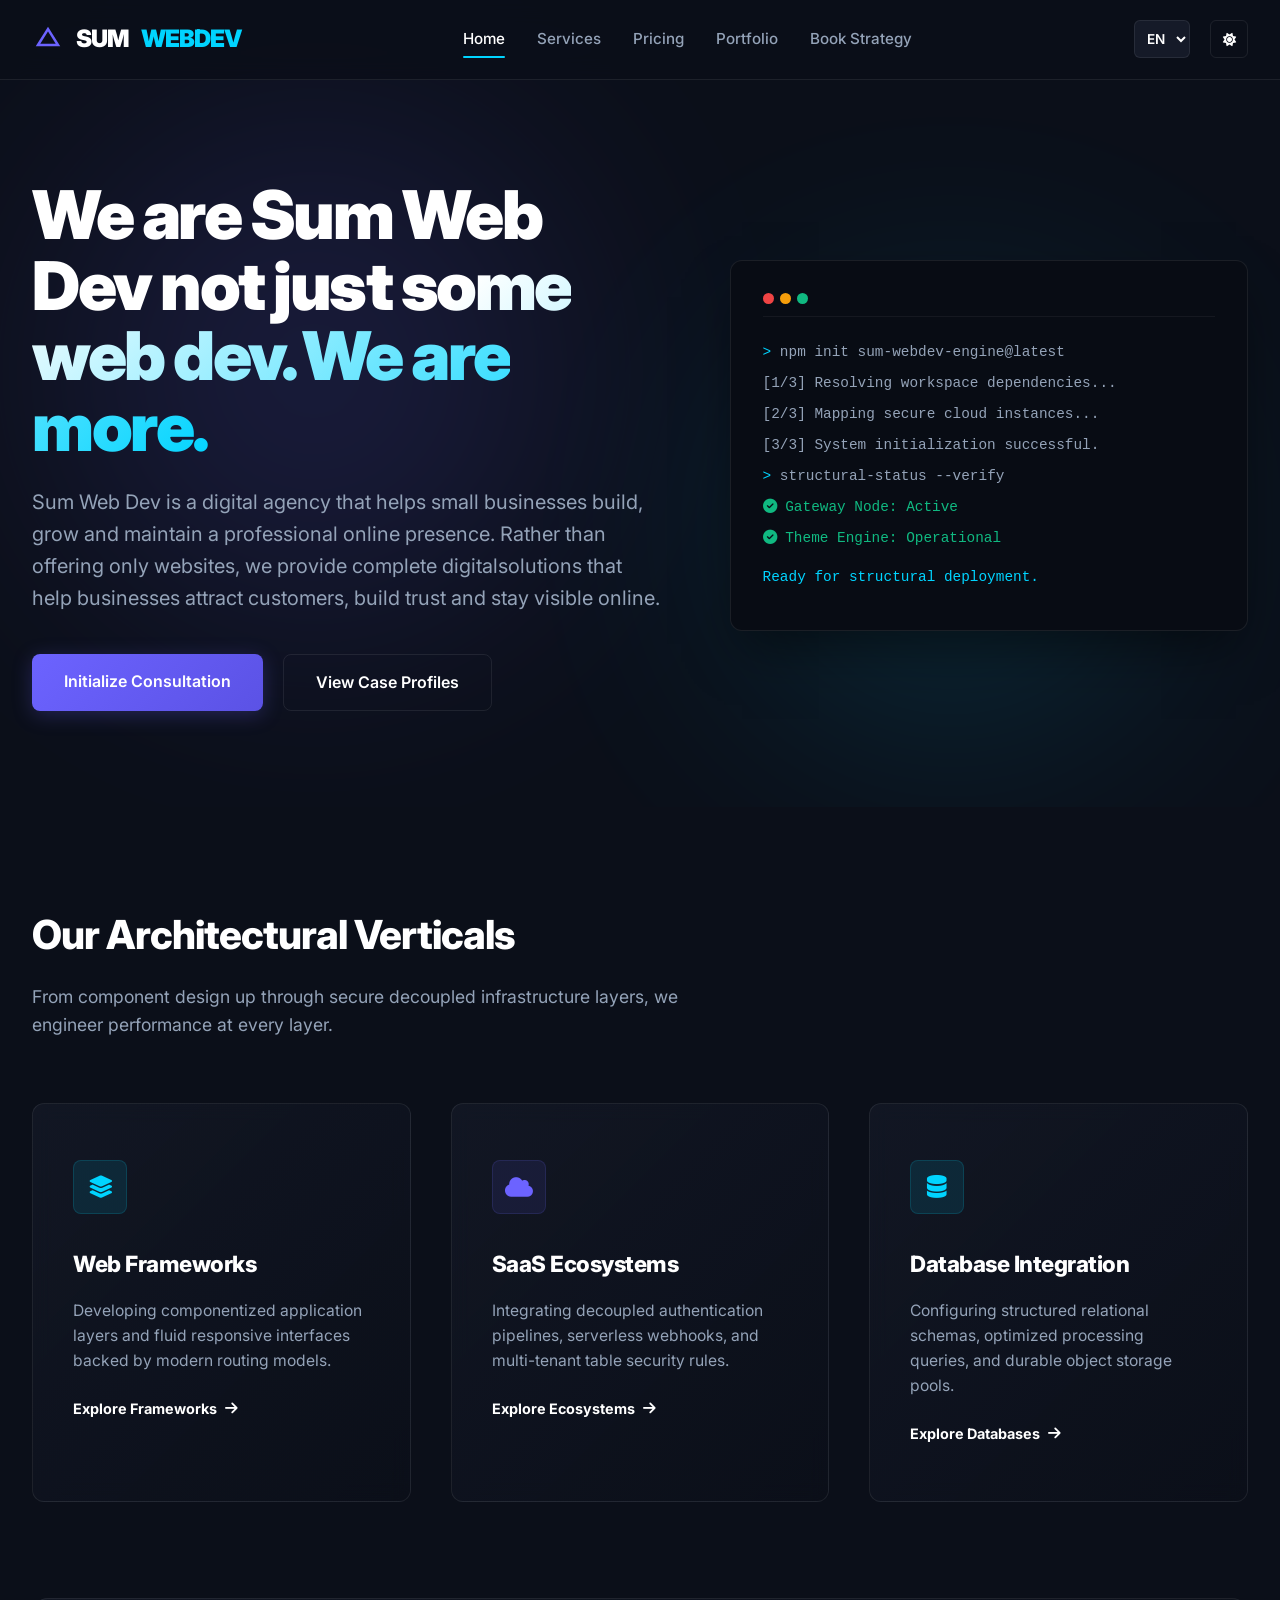
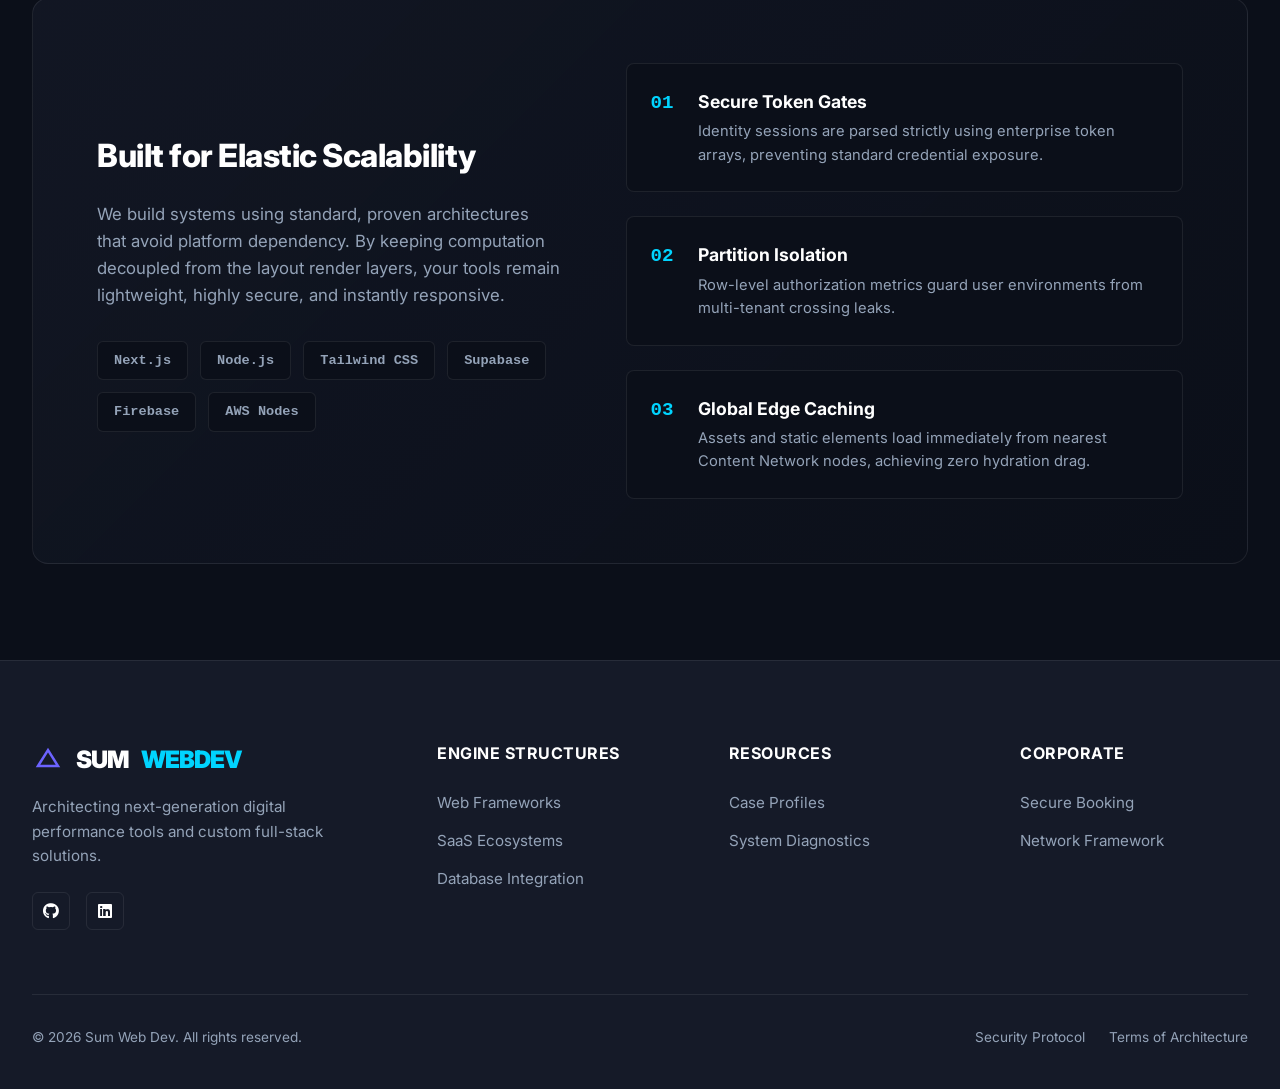
<file: index.html>
<!DOCTYPE html>
<html lang="en" data-theme="dark">
<head>
    <meta charset="UTF-8">
    <meta name="viewport" content="width=device-width, initial-scale=1.0">
    <title>Sum Web Dev | Premium Full-Stack Architectural Engineering</title>
    <meta name="description" content="Engineering high-performance full-stack web platforms, multi-tenant SaaS ecosystems, and secure cloud infrastructure. Powered by modern decoupled systems.">
    
    <!-- Design Assets -->
    <link rel="stylesheet" href="https://cdnjs.cloudflare.com/ajax/libs/font-awesome/6.4.0/css/all.min.css">
    <link href="https://fonts.googleapis.com/css2?family=Inter:wght=400;500;600;700;800;900&display=swap" rel="stylesheet">
    
    <style>
        /* ==========================================================================
           1. Premium Theme Tokens & Root Variables
           ========================================================================== */
        :root[data-theme="dark"] {
            --bg-main: #0B0F19;
            --bg-card: #151A28;
            --accent-primary: #6C63FF;
            --accent-neon: #00D4FF;
            --text-pure: #FFFFFF;
            --text-muted: #94A3B8;
            --border-glass: rgba(255, 255, 255, 0.08);
            --glass-grad: linear-gradient(135deg, rgba(21, 26, 40, 0.7) 0%, rgba(11, 15, 25, 0.8) 100%);
            --header-bg: rgba(11, 15, 25, 0.85);
            --icon-box-bg: rgba(0, 212, 255, 0.1);
        }

        :root[data-theme="light"] {
            --bg-main: #F8FAFC;
            --bg-card: #FFFFFF;
            --accent-primary: #4F46E5;
            --accent-neon: #0EA5E9;
            --text-pure: #0F172A;
            --text-muted: #64748B;
            --border-glass: rgba(15, 23, 42, 0.08);
            --glass-grad: linear-gradient(135deg, rgba(255, 255, 255, 0.9) 0%, rgba(241, 245, 249, 0.9) 100%);
            --header-bg: rgba(248, 250, 252, 0.9);
            --icon-box-bg: rgba(14, 165, 233, 0.08);
        }

        * { box-sizing: border-box; margin: 0; padding: 0; scroll-behavior: smooth; }

        body {
            background-color: var(--bg-main);
            color: var(--text-pure);
            font-family: 'Inter', sans-serif;
            overflow-x: hidden;
            line-height: 1.6;
            transition: background-color 0.3s ease, color 0.3s ease;
        }

        body.menu-open { overflow: hidden; }

        .scroll-progress {
            position: fixed; top: 0; left: 0; width: 0%; height: 3px;
            background: linear-gradient(90deg, var(--accent-primary), var(--accent-neon));
            z-index: 9999;
        }

        /* ==========================================================================
           2. Header & Navigation Ecosystem
           ========================================================================== */
        .main-header {
            position: fixed; top: 0; left: 0; width: 100%; height: 80px;
            background: var(--header-bg); backdrop-filter: blur(12px);
            -webkit-backdrop-filter: blur(12px);
            border-bottom: 1px solid var(--border-glass); z-index: 1000;
            display: flex; align-items: center; transition: background 0.3s ease;
        }
        .nav-container {
            width: 100%; max-width: 1400px; margin: 0 auto; padding: 0 2rem;
            display: flex; justify-content: space-between; align-items: center;
        }
        
        .logo {
            display: flex; align-items: center; gap: 0.75rem;
            font-weight: 900; font-size: 1.5rem; color: var(--text-pure); text-decoration: none; letter-spacing: -1px;
            z-index: 1010;
        }
        .logo svg { width: 32px; height: 32px; fill: none; stroke: var(--accent-primary); stroke-width: 2.5; }
        .logo span { color: var(--accent-neon); }

        .nav-controls-wrapper { display: flex; align-items: center; gap: 1.25rem; z-index: 1010; }
        .nav-links { display: flex; align-items: center; gap: 2rem; }
        
        .nav-item {
            color: var(--text-muted); text-decoration: none; font-weight: 500; font-size: 0.95rem;
            transition: color 0.2s ease; position: relative;
        }
        .nav-item:hover, .nav-item.active { color: var(--text-pure); }
        .nav-item.active::after {
            content: ''; position: absolute; bottom: -6px; left: 0; width: 100%; height: 2px;
            background: var(--accent-neon); border-radius: 2px;
        }
        
        .utility-btn {
            background: transparent; border: 1px solid var(--border-glass); color: var(--text-pure);
            padding: 0.5rem; border-radius: 6px; cursor: pointer; display: flex; align-items: center; justify-content: center; width: 38px; height: 38px;
            transition: all 0.2s ease;
        }
        .utility-btn:hover { border-color: var(--accent-primary); }

        .lang-select {
            background: var(--bg-card); border: 1px solid var(--border-glass); color: var(--text-pure);
            padding: 0.4rem 0.5rem; border-radius: 6px; font-family: inherit; font-size: 0.85rem; font-weight: 600; cursor: pointer; outline: none;
            transition: all 0.2s ease; height: 38px;
        }
        .lang-select:focus { border-color: var(--accent-primary); }

        .mobile-toggle {
            display: none; background: transparent; border: 1px solid var(--border-glass); 
            color: var(--text-pure); cursor: pointer; width: 38px; height: 38px;
            border-radius: 6px; align-items: center; justify-content: center; transition: all 0.2s ease;
            flex-direction: column; gap: 4px; padding: 0; z-index: 1010;
        }
        .mobile-toggle span {
            display: block; width: 18px; height: 2px; background-color: var(--text-pure);
            transition: transform 0.3s cubic-bezier(0.16, 1, 0.3, 1), opacity 0.3s ease;
        }
        .mobile-toggle:hover { border-color: var(--accent-primary); }
        
        .mobile-toggle.active span:nth-child(1) { transform: translateY(6px) rotate(45deg); }
        .mobile-toggle.active span:nth-child(2) { opacity: 0; width: 0; }
        .mobile-toggle.active span:nth-child(3) { transform: translateY(-6px) rotate(-45deg); }

        /* ==========================================================================
           3. Classic Split Hero Architecture
           ========================================================================== */
        .hero-section {
            padding: 180px 2rem 6rem; position: relative; overflow: hidden;
        }
        .glow-orb { position: absolute; border-radius: 50%; filter: blur(130px); opacity: 0.15; z-index: 0; }
        .orb-1 { top: 15%; left: 5%; width: 500px; height: 500px; background: var(--accent-primary); }
        .orb-2 { bottom: 10%; right: 10%; width: 400px; height: 400px; background: var(--accent-neon); }

        .hero-container {
            max-width: 1400px; margin: 0 auto; display: grid; grid-template-columns: 1.1fr 0.9fr; gap: 4rem; align-items: center; position: relative; z-index: 2;
        }
        .hero-text h1 { font-size: 4.2rem; font-weight: 900; letter-spacing: -2.5px; line-height: 1.05; margin-bottom: 1.5rem; }
        .hero-text h1 span { background: linear-gradient(135deg, var(--text-pure) 30%, var(--accent-neon) 100%); -webkit-background-clip: text; -webkit-text-fill-color: transparent; }
        .hero-text p { font-size: 1.25rem; color: var(--text-muted); margin-bottom: 2.5rem; max-width: 680px; }
        
        .btn-group { display: flex; gap: 1.25rem; }
        .prime-btn {
            background: linear-gradient(135deg, var(--accent-primary), #5B52E5); color: #FFF; text-decoration: none;
            padding: 0.9rem 2rem; border-radius: 8px; font-weight: 600; font-size: 1rem; transition: transform 0.2s ease, box-shadow 0.2s ease;
            box-shadow: 0 4px 20px rgba(108, 99, 255, 0.25);
        }
        .prime-btn:hover { transform: translateY(-2px); box-shadow: 0 6px 24px rgba(108, 99, 255, 0.4); }
        
        .alt-btn {
            background: transparent; color: var(--text-pure); text-decoration: none; padding: 0.9rem 2rem;
            border-radius: 8px; font-weight: 600; font-size: 1rem; border: 1px solid var(--border-glass); transition: all 0.2s ease;
        }
        .alt-btn:hover { border-color: var(--text-pure); background: rgba(255,255,255,0.02); }

        /* Structural Console Mockup Box */
        .console-box {
            background: #080C14; border: 1px solid var(--border-glass); border-radius: 12px; padding: 2rem;
            font-family: monospace; box-shadow: 0 25px 50px -12px rgba(0,0,0,0.5); position: relative;
        }
        .console-header { display: flex; gap: 6px; margin-bottom: 1.5rem; border-bottom: 1px solid rgba(255,255,255,0.05); padding-bottom: 0.75rem; }
        .console-dot { width: 11px; height: 11px; border-radius: 50%; background: #334155; }
        .console-dot:nth-child(1) { background: #EF4444; }
        .console-dot:nth-child(2) { background: #F59E0B; }
        .console-dot:nth-child(3) { background: #10B981; }
        .console-line { margin-bottom: 0.5rem; font-size: 0.9rem; color: #94A3B8; }
        .console-line span.accent { color: var(--accent-neon); }
        .console-line span.keyword { color: #6C63FF; }

        /* ==========================================================================
           4. Services Pillars Matrix Grid
           ========================================================================== */
        .section-container { max-width: 1400px; margin: 0 auto; padding: 6rem 2rem; position: relative; z-index: 2; }
        .section-header { margin-bottom: 4rem; max-width: 700px; }
        .section-header h2 { font-size: 2.5rem; font-weight: 800; letter-spacing: -1px; margin-bottom: 1rem; }
        .section-header p { color: var(--text-muted); font-size: 1.1rem; }

        .services-matrix { display: grid; grid-template-columns: repeat(3, 1fr); gap: 2.5rem; }
        .matrix-card {
            background: var(--glass-grad); border: 1px solid var(--border-glass); border-radius: 12px; padding: 3.5rem 2.5rem;
            backdrop-filter: blur(10px); -webkit-backdrop-filter: blur(10px); transition: all 0.3s ease;
            text-decoration: none; color: inherit; display: block;
        }
        .matrix-card:hover { transform: translateY(-5px); border-color: rgba(0, 212, 255, 0.3); box-shadow: 0 15px 30px rgba(0,0,0,0.2); }
        
        .matrix-icon {
            width: 54px; height: 54px; border-radius: 8px; background: var(--icon-box-bg);
            display: flex; align-items: center; justify-content: center; margin-bottom: 2rem;
            color: var(--accent-neon); font-size: 1.4rem; border: 1px solid rgba(0, 212, 255, 0.15);
        }
        .matrix-card:nth-child(2) .matrix-icon { color: var(--accent-primary); background: rgba(108, 99, 255, 0.1); border-color: rgba(108, 99, 255, 0.15); }
        
        .matrix-card h3 { font-size: 1.4rem; font-weight: 800; margin-bottom: 1rem; letter-spacing: -0.5px; }
        .matrix-card p { color: var(--text-muted); font-size: 0.98rem; margin-bottom: 1.5rem; }
        .matrix-link { font-size: 0.9rem; font-weight: 700; color: var(--text-pure); display: flex; align-items: center; gap: 0.5rem; transition: gap 0.2s ease; }
        .matrix-card:hover .matrix-link { gap: 0.75rem; color: var(--accent-neon); }

        /* ==========================================================================
           5. Interactive Pipeline Architecture Section (More Things)
           ========================================================================== */
        .pipeline-wrapper { background: var(--glass-grad); border: 1px solid var(--border-glass); border-radius: 16px; padding: 4rem; display: grid; grid-template-columns: 1fr 1.2fr; gap: 4rem; align-items: center; }
        .pipeline-info h3 { font-size: 2rem; font-weight: 800; letter-spacing: -0.5px; margin-bottom: 1.25rem; }
        .pipeline-info p { color: var(--text-muted); margin-bottom: 2rem; font-size: 1.05rem; }
        
        .tech-tags { display: flex; flex-wrap: wrap; gap: 0.75rem; }
        .tech-tag { background: var(--bg-main); border: 1px solid var(--border-glass); padding: 0.5rem 1rem; border-radius: 6px; font-size: 0.85rem; font-weight: 600; color: var(--text-muted); font-family: monospace; }
        
        /* Step Matrix List */
        .step-list { display: flex; flex-direction: column; gap: 1.5rem; }
        .step-item { display: flex; gap: 1.5rem; background: var(--bg-main); border: 1px solid var(--border-glass); padding: 1.5rem; border-radius: 8px; transition: border-color 0.2s ease; }
        .step-item:hover { border-color: var(--accent-primary); }
        .step-num { font-size: 1.2rem; font-weight: 900; color: var(--accent-neon); font-family: monospace; }
        .step-content h4 { font-size: 1.1rem; font-weight: 700; margin-bottom: 0.25rem; }
        .step-content p { color: var(--text-muted); font-size: 0.92rem; }

        /* ==========================================================================
           6. Global Corporate Structural Footer
           ========================================================================== */
        .main-footer { background: var(--bg-card); border-top: 1px solid var(--border-glass); padding: 5rem 2rem 2.5rem; color: var(--text-muted); position: relative; z-index: 2; }
        .footer-grid { max-width: 1400px; margin: 0 auto; display: grid; grid-template-columns: 1.5fr repeat(3, 1fr); gap: 4rem; margin-bottom: 4rem; }
        .footer-brand p { margin-top: 1rem; max-width: 320px; font-size: 0.95rem; }
        .footer-col h4 { color: var(--text-pure); font-size: 1rem; font-weight: 700; margin-bottom: 1.5rem; text-transform: uppercase; letter-spacing: 0.5px; }
        .footer-col ul { list-style: none; display: flex; flex-direction: column; gap: 0.75rem; }
        .footer-col ul a { color: var(--text-muted); text-decoration: none; font-size: 0.95rem; transition: color 0.2s ease; }
        .footer-col ul a:hover { color: var(--text-pure); }
        
        .footer-social-row { display: flex; gap: 1rem; margin-top: 1.5rem; }
        .social-link-icon {
            display: inline-flex; align-items: center; justify-content: center; width: 38px; height: 38px;
            border-radius: 6px; border: 1px solid var(--border-glass); color: var(--text-pure); text-decoration: none; transition: background 0.2s ease;
        }
        .social-link-icon:hover { background: var(--accent-primary); color: #FFF; }

        .footer-bottom { max-width: 1400px; margin: 0 auto; border-top: 1px solid var(--border-glass); padding-top: 2rem; display: flex; justify-content: space-between; align-items: center; font-size: 0.85rem; }
        .footer-legal-links { display: flex; gap: 1.5rem; }
        .footer-legal-links a { color: var(--text-muted); text-decoration: none; transition: color 0.2s ease; }
        .footer-legal-links a:hover { color: var(--text-pure); }

        .back-to-top {
            position: fixed; bottom: 2rem; right: 2rem; background: var(--accent-primary); color: #FFF;
            border: none; width: 50px; height: 50px; border-radius: 50%; cursor: pointer; display: none; align-items: center; justify-content: center; box-shadow: 0 5px 15px rgba(0,0,0,0.2); z-index: 500; transition: all 0.2s ease;
        }

        /* ==========================================================================
           7. Responsive Breakpoints Engine & Fluid Side Menu Drawer
           ========================================================================== */
        @media(max-width: 1200px) {
            .hero-container { grid-template-columns: 1fr; text-align: center; gap: 3rem; }
            .hero-text p { margin: 0 auto 2.5rem; }
            .btn-group { justify-content: center; }
            .services-matrix { grid-template-columns: repeat(2, 1fr); gap: 2rem; }
            .pipeline-wrapper { grid-template-columns: 1fr; gap: 3rem; }
        }

        @media(max-width: 1024px) {
            .hero-text h1 { font-size: 3.4rem; }
            .footer-grid { grid-template-columns: 1fr 1fr; gap: 3rem; }
        }

        @media(max-width: 768px) {
            .mobile-toggle { display: flex; }
            .nav-controls-wrapper { position: relative; }

            .nav-links {
                display: flex; flex-direction: column; position: fixed; top: 0; right: -100%; width: 100%;
                max-width: 300px; height: 100vh; background: rgba(21, 26, 40, 0.96); backdrop-filter: blur(20px);
                -webkit-backdrop-filter: blur(20px); border-left: 1px solid var(--border-glass); padding: 120px 2rem 2rem;
                gap: 2rem; align-items: flex-start; transition: right 0.4s cubic-bezier(0.16, 1, 0.3, 1);
                box-shadow: -20px 0 40px rgba(0,0,0,0.4); z-index: 1005;
            }
            .nav-links.active { right: 0; }

            .nav-links .nav-item {
                font-size: 1.25rem; font-weight: 600; opacity: 0; transform: translateX(15px);
                transition: opacity 0.35s ease, transform 0.35s cubic-bezier(0.16, 1, 0.3, 1);
            }
            .nav-links.active .nav-item { opacity: 1; transform: translateX(0); }
            .nav-links.active .nav-item:nth-child(1) { transition-delay: 0.05s; }
            .nav-links.active .nav-item:nth-child(2) { transition-delay: 0.1s; }
            .nav-links.active .nav-item:nth-child(3) { transition-delay: 0.15s; }
            .nav-links.active .nav-item:nth-child(4) { transition-delay: 0.2s; }

            .hero-section { padding-top: 140px; }
            .hero-text h1 { font-size: 2.8rem; }
            .services-matrix { grid-template-columns: 1fr; gap: 2rem; }
            .pipeline-wrapper { padding: 2rem; }
            .footer-grid { grid-template-columns: 1fr; }
            .footer-bottom { flex-direction: column; gap: 1.5rem; text-align: center; }
        }
    </style>
</head>
<body>

    <div class="scroll-progress" id="scrollBar"></div>

    <!-- Global Corporate Header -->
    <header class="main-header">
        <div class="nav-container">
            <a href="#" class="logo">
                <svg viewBox="0 0 32 32">
                    <path d="M6 22L16 6L26 22H6Z" />
                </svg>
                SUM<span>WEBDEV</span>
            </a>
            
            <nav class="nav-links" id="menuPanel">
                <a href="#" class="nav-item active" data-tr="nav-home">Home</a>
                <a href="services/" class="nav-item" data-tr="nav-services">Services</a>
                <a href="pricing/" class="nav-item" data-tr="nav-pricing">Pricing</a>
                <a href="portfolio/" class="nav-item" data-tr="nav-portfolio">Portfolio</a>
                <a href="booking/" class="nav-item" data-tr="nav-booking">Book Strategy</a>
            </nav>

            <div class="nav-controls-wrapper">
                <select class="lang-select" id="langSwitch">
                    <option value="en">EN</option>
                    <option value="nl">NL</option>
                    <option value="fr">FR</option>
                    <option value="pt">PT</option>
                    <option value="es">ES</option>
                    <option value="it">IT</option>
                    <option value="ne">NE</option>
                    <option value="de">DE</option>
                </select>
                
                <button class="utility-btn" id="themeToggler" aria-label="Toggle Theme">
                    <i class="fa-solid fa-moon"></i>
                </button>
                
                <button class="mobile-toggle" id="hamburgerMenu" aria-label="Toggle Menu">
                    <span></span>
                    <span></span>
                    <span></span>
                </button>
            </div>
        </div>
    </header>

    <!-- Classic High-Impact Split Hero Section -->
    <section class="hero-section">
        <div class="glow-orb orb-1"></div>
        <div class="glow-orb orb-2"></div>
        
        <div class="hero-container">
            <div class="hero-text">
                <h1 id="hero-title">We are Sum Web Dev <span>not just some web dev. We are more.</span></h1>
                <p id="hero-desc">Sum Web Dev is a digital agency that helps small businesses build, grow and maintain a
professional online presence. Rather than offering only websites, we provide complete digital
solutions that help businesses attract customers, build trust and stay visible online.</p>
                <div class="btn-group">
                    <a href="booking/" class="prime-btn" id="btn-consult">Initialize Consultation</a>
                    <a href="portfolio/" class="alt-btn" id="btn-portfolio">View Case Profiles</a>
                </div>
            </div>
            
            <!-- Technical Live Console Interactive Component -->
            <div class="console-box">
                <div class="console-header">
                    <div class="console-dot"></div>
                    <div class="console-dot"></div>
                    <div class="console-dot"></div>
                </div>
                <div class="console-line"><span class="accent">&gt;</span> npm init sum-webdev-engine@latest</div>
                <div class="console-line" id="console-l1">[1/3] Resolving workspace dependencies...</div>
                <div class="console-line" id="console-l2">[2/3] Mapping secure cloud instances...</div>
                <div class="console-line" id="console-l3">[3/3] System initialization successful.</div>
                <div class="console-line"><span class="accent">&gt;</span> structural-status --verify</div>
                <div class="console-line" style="color: #10B981;"><i class="fa-solid fa-circle-check"></i> <span id="console-g">Gateway Node: Active</span></div>
                <div class="console-line" style="color: #10B981;"><i class="fa-solid fa-circle-check"></i> <span id="console-t">Theme Engine: Operational</span></div>
                <div class="console-line" style="color: var(--accent-neon); margin-top: 1rem;" id="console-ready">Ready for structural deployment.</div>
            </div>
        </div>
    </section>

    <!-- Core Pillars Matrix Grid Section -->
    <section class="section-container">
        <div class="section-header">
            <h2 id="vert-title">Our Architectural Verticals</h2>
            <p id="vert-desc">From component design up through secure decoupled infrastructure layers, we engineer performance at every layer.</p>
        </div>
        
        <div class="services-matrix">
            <!-- Service Pillar 1 -->
            <a href="web-frameworks/" class="matrix-card">
                <div class="matrix-icon"><i class="fa-solid fa-layer-group"></i></div>
                <h3 id="card1-title">Web Frameworks</h3>
                <p id="card1-desc">Developing componentized application layers and fluid responsive interfaces backed by modern routing models.</p>
                <div class="matrix-link"><span data-tr="explore-fw">Explore Frameworks</span> <i class="fa-solid fa-arrow-right"></i></div>
            </a>

            <!-- Service Pillar 2 -->
            <a href="saas-ecosystems/" class="matrix-card">
                <div class="matrix-icon"><i class="fa-solid fa-cloud"></i></div>
                <h3 id="card2-title">SaaS Ecosystems</h3>
                <p id="card2-desc">Integrating decoupled authentication pipelines, serverless webhooks, and multi-tenant table security rules.</p>
                <div class="matrix-link"><span data-tr="explore-eco">Explore Ecosystems</span> <i class="fa-solid fa-arrow-right"></i></div>
            </a>

            <!-- Service Pillar 3 -->
            <a href="database-Integration/" class="matrix-card">
                <div class="matrix-icon"><i class="fa-solid fa-database"></i></div>
                <h3 id="card3-title">Database Integration</h3>
                <p id="card3-desc">Configuring structured relational schemas, optimized processing queries, and durable object storage pools.</p>
                <div class="matrix-link"><span data-tr="explore-db">Explore Databases</span> <i class="fa-solid fa-arrow-right"></i></div>
            </a>
        </div>
    </section>

    <!-- Extended Infrastructure Pipeline Section (More Things) -->
    <section class="section-container" style="padding-top: 0;">
        <div class="pipeline-wrapper">
            <div class="pipeline-info">
                <h3 id="pipe-title">Built for Elastic Scalability</h3>
                <p id="pipe-desc">We build systems using standard, proven architectures that avoid platform dependency. By keeping computation decoupled from the layout render layers, your tools remain lightweight, highly secure, and instantly responsive.</p>
                
                <div class="tech-tags">
                    <span class="tech-tag">Next.js</span>
                    <span class="tech-tag">Node.js</span>
                    <span class="tech-tag">Tailwind CSS</span>
                    <span class="tech-tag">Supabase</span>
                    <span class="tech-tag">Firebase</span>
                    <span class="tech-tag">AWS Nodes</span>
                </div>
            </div>
            
            <div class="step-list">
                <!-- Step 1 -->
                <div class="step-item">
                    <div class="step-num">01</div>
                    <div class="step-content">
                        <h4 id="step1-title">Secure Token Gates</h4>
                        <p id="step1-desc">Identity sessions are parsed strictly using enterprise token arrays, preventing standard credential exposure.</p>
                    </div>
                </div>
                <!-- Step 2 -->
                <div class="step-item">
                    <div class="step-num">02</div>
                    <div class="step-content">
                        <h4 id="step2-title">Partition Isolation</h4>
                        <p id="step2-desc">Row-level authorization metrics guard user environments from multi-tenant crossing leaks.</p>
                    </div>
                </div>
                <!-- Step 3 -->
                <div class="step-item">
                    <div class="step-num">03</div>
                    <div class="step-content">
                        <h4 id="step3-title">Global Edge Caching</h4>
                        <p id="step3-desc">Assets and static elements load immediately from nearest Content Network nodes, achieving zero hydration drag.</p>
                    </div>
                </div>
            </div>
        </div>
    </section>

    <!-- Global Corporate Architectural Footer -->
    <footer class="main-footer">
        <div class="footer-grid">
            <div class="footer-brand">
                <a href="#" class="logo">
                    <svg viewBox="0 0 32 32">
                        <path d="M6 22L16 6L26 22H6Z" />
                    </svg>
                    SUM<span>WEBDEV</span>
                </a>
                <p id="footer-tagline">Architecting next-generation digital performance tools and custom full-stack solutions.</p>
                <div class="footer-social-row">
                    <a href="#" class="social-link-icon"><i class="fa-brands fa-github"></i></a>
                    <a href="#" class="social-link-icon"><i class="fa-brands fa-linkedin"></i></a>
                </div>
            </div>
            <div class="footer-col">
                <h4 data-tr="f-col1">Engine Structures</h4>
                <ul>
                    <li><a href="web-frameworks/" id="f-link1">Web Frameworks</a></li>
                    <li><a href="saas-ecosystems/" id="f-link2">SaaS Ecosystems</a></li>
                    <li><a href="database-Integration/" id="f-link3">Database Integration</a></li>
                </ul>
            </div>
            <div class="footer-col">
                <h4 data-tr="f-col2">Resources</h4>
                <ul>
                    <li><a href="case-profiles/" id="f-link4">Case Profiles</a></li>
                    <li><a href="system-diagnostics/" id="f-link5">System Diagnostics</a></li>
                </ul>
            </div>
            <div class="footer-col">
                <h4 data-tr="f-col3">Corporate</h4>
                <ul>
                    <li><a href="booking/" id="f-link6">Secure Booking</a></li>
                    <li><a href="network-framework/" id="f-link7">Network Framework</a></li>
                </ul>
            </div>
        </div>
        <div class="footer-bottom">
            <p id="footer-copy">&copy; 2026 Sum Web Dev. All rights reserved. Hub Operations located in Mombasa, KE.</p>
            <div class="footer-legal-links">
                <a href="security-protocol/" id="f-link8">Security Protocol</a>
                <a href="terms-of-architecture/" id="f-link9">Terms of Architecture</a>
            </div>
        </div>
    </footer>

    <button class="back-to-top" id="scrollTopBtn" aria-label="Scroll to top">
        <i class="fa-solid fa-arrow-up"></i>
    </button>

    <!-- Engine Control Logic Script Blocks -->
    <script>
        // --- Client-Side Global Translation Matrix ---
        const translations = {
    en: {
        "nav-home": "Home", "nav-services": "Services", "nav-portfolio": "Portfolio", "nav-booking": "Book Strategy",
        "hero-title": "We are Sum Web Dev <span>not just some web dev. We are more.</span>",
        "hero-desc": "Sum Web Dev is a digital agency that helps small businesses build, grow and maintain a professional online presence. Rather than offering only websites, we provide complete digitalsolutions that help businesses attract customers, build trust and stay visible online.",
        "btn-consult": "Initialize Consultation", "btn-portfolio": "View Case Profiles",
        "console-l1": "[1/3] Resolving workspace dependencies...", "console-l2": "[2/3] Mapping secure cloud instances...", "console-l3": "[3/3] System initialization successful.",
        "console-g": "Gateway Node: Active", "console-t": "Theme Engine: Operational", "console-ready": "Ready for structural deployment.",
        "vert-title": "Our Architectural Verticals", "vert-desc": "From component design up through secure decoupled infrastructure layers, we engineer performance at every layer.",
        "card1-title": "Web Frameworks", "card1-desc": "Developing componentized application layers and fluid responsive interfaces backed by modern routing models.", "explore-fw": "Explore Frameworks",
        "card2-title": "SaaS Ecosystems", "card2-desc": "Integrating decoupled authentication pipelines, serverless webhooks, and multi-tenant table security rules.", "explore-eco": "Explore Ecosystems",
        "card3-title": "Database Integration", "card3-desc": "Configuring structured relational schemas, optimized processing queries, and durable object storage pools.", "explore-db": "Explore Databases",
        "pipe-title": "Built for Elastic Scalability", "pipe-desc": "We build systems using standard, proven architectures that avoid platform dependency. By keeping computation decoupled from the layout render layers, your tools remain lightweight, highly secure, and instantly responsive.",
        "step1-title": "Secure Token Gates", "step1-desc": "Identity sessions are parsed strictly using enterprise token arrays, preventing standard credential exposure.",
        "step2-title": "Partition Isolation", "step2-desc": "Row-level authorization metrics guard user environments from multi-tenant crossing leaks.",
        "step3-title": "Global Edge Caching", "step3-desc": "Assets and static elements load immediately from nearest Content Network nodes, achieving zero hydration drag.",
        "footer-tagline": "Architecting next-generation digital performance tools and custom full-stack solutions.",
        "f-col1": "Engine Structures", "f-col2": "Resources", "f-col3": "Corporate",
        "f-link1": "Web Frameworks", "f-link2": "SaaS Ecosystems", "f-link3": "Database Integration", "f-link4": "Case Profiles", "f-link5": "System Diagnostics", "f-link6": "Secure Booking", "f-link7": "Network Framework", "f-link8": "Security Protocol", "f-link9": "Terms of Architecture",
        "footer-copy": "© 2026 Sum Web Dev. All rights reserved."
    },
    nl: {
        "nav-home": "Home", "nav-services": "Diensten", "nav-portfolio": "Portfolio", "nav-booking": "Boek Strategie",
        "hero-title": "Hoogwaardige <span>Digitale Architectuur</span>",
        "hero-desc": "Wij bouwen weboplossingen van productierang, robuuste backend microservices en veilige multi-tenant SaaS-omgevingen op ondernemingsschaal.",
        "btn-consult": "Consultatie Initialiseren", "btn-portfolio": "Bekijk Projectprofielen",
        "console-l1": "[1/3] Werkruimte-afhankelijkheden oplossen...", "console-l2": "[2/3] Veilige cloud-instanties in kaart brengen...", "console-l3": "[3/3] Systeeminitialisatie succesvol.",
        "console-g": "Gateway-knooppunt: Actief", "console-t": "Thema-engine: Operationeel", "console-ready": "Gereed voor infrastructurele inzet.",
        "vert-title": "Onze Architectonische Verticalen", "vert-desc": "Van componentontwerp tot veilige ontkoppelde infrastructuurlagen, wij leveren prestaties op elk niveau.",
        "card1-title": "Web Frameworks", "card1-desc": "Ontwikkelen van gecomponentiseerde applicatielagen en vloeiende responsieve interfaces ondersteund door moderne routering.", "explore-fw": "Ontdek Frameworks",
        "card2-title": "SaaS Ecosystemen", "card2-desc": "Integratie van ontkoppelde authenticatiepipelines, serverloze webhooks en multi-tenant tabelbeveiliging.", "explore-eco": "Ontdek Ecosystemen",
        "card3-title": "Database Integratie", "card3-desc": "Configureren van gestructureerde relationele schema's, geoptimaliseerde verwerkingsquery's en duurzame opslag.", "explore-db": "Ontdek Databases",
        "pipe-title": "Gebouwd voor Elastische Schaalbaarheid", "pipe-desc": "We bouwen systemen met beproefde architecturen die platformafhankelijkheid vermijden, waardoor uw tools licht en direct responsief blijven.",
        "step1-title": "Veilige Token-poorten", "step1-desc": "Identiteitssessies worden strikt verwerkt met enterprise token-arrays om blootstelling van inloggegevens te voorkomen.",
        "step2-title": "Partitie-isolatie", "step2-desc": "Autorisatiestatistieken op rijniveau beschermen gebruikersomgevingen tegen datalekken.",
        "step3-title": "Wereldwijde Edge-caching", "step3-desc": "Elementen laden direct vanaf de dichtstbijzijnde Content Network-nodes zonder vertraging.",
        "footer-tagline": "Architectuur van de volgende generatie digitale prestatietools en aangepaste full-stack oplossingen.",
        "f-col1": "Motor Structuren", "f-col2": "Middelen", "f-col3": "Zakelijk",
        "f-link1": "Web Frameworks", "f-link2": "SaaS Ecosystemen", "f-link3": "Database Integratie", "f-link4": "Projectprofielen", "f-link5": "Systeemdiagnose", "f-link6": "Veilig Boeken", "f-link7": "Netwerk Framework", "f-link8": "Beveiligingsprotocol", "f-link9": "Architectuurvoorwaarden",
        "footer-copy": "© 2026 Sum Web Dev. Alle rechten voorbehouden."
    },
    fr: {
        "nav-home": "Accueil", "nav-services": "Services", "nav-portfolio": "Portfolio", "nav-booking": "Réserver Stratégie",
        "hero-title": "Architecture <span>Numérique Haute Performance</span>",
        "hero-desc": "Nous concevons des solutions web de qualité production, des microservices backend robustes et des environnements SaaS multi-locataires sécurisés.",
        "btn-consult": "Initialiser la Consultation", "btn-portfolio": "Voir les Profils de Cas",
        "console-l1": "[1/3] Résolution des dépendances...", "console-l2": "[2/3] Cartographie des instances cloud sécurisées...", "console-l3": "[3/3] Initialisation du système réussie.",
        "console-g": "Nœud Passerelle: Actif", "console-t": "Moteur de Thème: Opérationnel", "console-ready": "Prêt pour le déploiement structurel.",
        "vert-title": "Nos Verticales Architecturales", "vert-desc": "De la conception des composants aux couches d'infrastructure découplées, nous développons la performance à tous les niveaux.",
        "card1-title": "Frameworks Web", "card1-desc": "Développement de couches applicatives composées et d'interfaces réactives fluides basées sur des modèles de routage modernes.", "explore-fw": "Explorer les Frameworks",
        "card2-title": "Écosystèmes SaaS", "card2-desc": "Intégration de pipelines d'authentification découplés, de webhooks serverless et de règles de sécurité au niveau des lignes.", "explore-eco": "Explorer les Écosystèmes",
        "card3-title": "Intégration de Bases de Données", "card3-desc": "Configuration de schémas relationnels structurés, de requêtes optimisées et de pools de stockage d'objets durables.", "explore-db": "Explorer les Bases",
        "pipe-title": "Conçu pour une Évolutivité Élastique", "pipe-desc": "Nous construisons des systèmes en utilisant des architectures standard éprouvées qui évitent la dépendance aux plateformes, garantissant réactivité et légèreté.",
        "step1-title": "Passerelles de Jetons Sécurisées", "step1-desc": "Les sessions d'identité sont analysées strictement à l'aide de tableaux de jetons d'entreprise, évitant l'exposition des identifiants.",
        "step2-title": "Isolation des Partitions", "step2-desc": "Les métriques d'autorisation au niveau des lignes protègent les environnements des fuites inter-locataires.",
        "step3-title": "Mise en Cache Edge Globale", "step3-desc": "Les composants se chargent immédiatement depuis les nœuds de réseau de contenu les plus proches.",
        "footer-tagline": "Architecture d'outils de performance numérique de nouvelle génération et de solutions full-stack personnalisées.",
        "f-col1": "Structures Moteur", "f-col2": "Ressources", "f-col3": "Entreprise",
        "f-link1": "Frameworks Web", "f-link2": "Écosystèmes SaaS", "f-link3": "Bases de Données", "f-link4": "Profils de Cas", "f-link5": "Diagnostics Système", "f-link6": "Réservation Sécurisée", "f-link7": "Cadre Réseau", "f-link8": "Protocole de Sécurité", "f-link9": "Conditions d'Architecture",
        "footer-copy": "© 2026 Sum Web Dev. Tous droits réservés."
    },
    pt: {
        "nav-home": "Início", "nav-services": "Serviços", "nav-portfolio": "Portfólio", "nav-booking": "Agendar Estratégia",
        "hero-title": "Arquitetura <span>Digital de Alta Performance</span>",
        "hero-desc": "Construímos soluções web prontas para produção, microsserviços de backend robustos e ambientes SaaS multi-tenant seguros em escala empresarial.",
        "btn-consult": "Inicializar Consulta", "btn-portfolio": "Ver Perfis de Casos",
        "console-l1": "[1/3] Resolvendo dependências do espaço de trabalho...", "console-l2": "[2/3] Mapeando instâncias de nuvem seguras...", "console-l3": "[3/3] Inicialização do sistema bem-sucedida.",
        "console-g": "Nó de Gateway: Ativo", "console-t": "Motor de Tema: Operacional", "console-ready": "Pronto para implantação estrutural.",
        "vert-title": "Nossas Verticais Arquitetônicas", "vert-desc": "Do design de componentes até as camadas de infraestrutura desacopladas, projetamos desempenho em cada nível.",
        "card1-title": "Frameworks Web", "card1-desc": "Desenvolvimento de camadas de aplicação componentizadas e interfaces responsivas fluidas apoiadas por modelos modernos de roteamento.", "explore-fw": "Explorar Frameworks",
        "card2-title": "Ecossistemas SaaS", "card2-desc": "Integração de pipelines de autenticação desacoplados, webhooks serverless e regras de segurança de tabela multi-tenant.", "explore-eco": "Explorar Ecossistemas",
        "card3-title": "Integração de Bancos de Dados", "card3-desc": "Configuração de esquemas relacionais estruturados, consultas de processamento otimizadas e pools de armazenamento de objetos duráveis.", "explore-db": "Explorar Bancos de Dados",
        "pipe-title": "Construído para Escalabilidade Elástica", "pipe-desc": "Construímos sistemas usando arquiteturas padrão e comprovadas que evitam a dependência de plataformas, mantendo as ferramentas leves e seguras.",
        "step1-title": "Portões de Token Seguros", "step1-desc": "As sessões de identidade são analisadas estritamente usando matrizes de tokens corporativos, evitando a exposição de credenciais.",
        "step2-title": "Isolamento de Partição", "step2-desc": "Métricas de autorização em nível de linha protegem os ambientes dos usuários contra vazamentos entre inquilinos.",
        "step3-title": "Cache de Borda Global", "step3-desc": "Os ativos e elementos estáticos carregam imediatamente a partir dos nós de rede de conteúdo mais próximos.",
        "footer-tagline": "Arquitetando ferramentas de desempenho digital de última geração e soluções full-stack personalizadas.",
        "f-col1": "Estruturas do Motor", "f-col2": "Recursos", "f-col3": "Corporativo",
        "f-link1": "Frameworks Web", "f-link2": "Ecossistemas SaaS", "f-link3": "Integração de Bancos", "f-link4": "Perfis de Casos", "f-link5": "Diagnósticos de Sistema", "f-link6": "Reserva Segura", "f-link7": "Estrutura de Rede", "f-link8": "Protocolo de Segurança", "f-link9": "Termos de Arquitetura",
        "footer-copy": "© 2026 Sum Web Dev. Todos os direitos reservados."
    },
    es: {
        "nav-home": "Inicio", "nav-services": "Servicios", "nav-portfolio": "Portafolio", "nav-booking": "Reservar Estratégia",
        "hero-title": "Arquitectura <span>Digital de Alto Rendimiento</span>",
        "hero-desc": "Construimos soluciones web de nivel de producción, microservicios backend robustos y entornos SaaS multiinquilino seguros a escala empresarial.",
        "btn-consult": "Inicializar Consulta", "btn-portfolio": "Ver Perfiles de Casos",
        "console-l1": "[1/3] Resolviendo dependencias...", "console-l2": "[2/3] Mapeando instancias seguras en la nube...", "console-l3": "[3/3] Inicialización del sistema exitosa.",
        "console-g": "Nodo de Pasarela: Activo", "console-t": "Motor de Temas: Operacional", "console-ready": "Listo para el despliegue estructural.",
        "vert-title": "Nuestras Verticales Arquitectónicas", "vert-desc": "Desde el diseño de componentes hasta capas de infraestructura desacopladas, diseñamos rendimiento en cada capa.",
        "card1-title": "Frameworks Web", "card1-desc": "Desarrollo de capas de aplicación componentizadas e interfaces fluidas respaldadas por modelos de enrutamiento modernos.", "explore-fw": "Explorar Frameworks",
        "card2-title": "Ecosistemas SaaS", "card2-desc": "Integración de canalizaciones de autenticación desacopladas, webhooks sin servidor y reglas de seguridad de nivel de fila.", "explore-eco": "Explorar Ecosistemas",
        "card3-title": "Integración de Bases de Datos", "card3-desc": "Configuración de esquemas relacionales estructurados, consultas de procesamiento optimizadas y pools de almacenamiento duraderos.", "explore-db": "Explorar Bases de Datos",
        "pipe-title": "Construido para Escalabilidad Elástica", "pipe-desc": "Construimos sistemas utilizando arquitecturas estándar probadas que evitan la dependencia de plataformas, manteniendo las herramientas ligeras y receptivas.",
        "step1-title": "Puertas de Token Seguras", "step1-desc": "Las sesiones de identidad se analizan estrictamente utilizando matrices de tokens empresariales, evitando la exposición de credenciales.",
        "step2-title": "Aislamiento de Particiones", "step2-desc": "Las métricas de autorización a nivel de fila protegen los entornos de usuario de filtraciones entre inquilinos.",
        "step3-title": "Caché de Borde Global", "step3-desc": "Los activos se cargan de inmediato desde los nodos de la red de contenido más cercanos sin arrastre de hidratación.",
        "footer-tagline": "Arquitectura de herramientas de rendimiento digital de próxima generación y soluciones full-stack personalizadas.",
        "f-col1": "Estructuras de Motor", "f-col2": "Recursos", "f-col3": "Corporativo",
        "f-link1": "Frameworks Web", "f-link2": "Ecosistemas SaaS", "f-link3": "Bases de Datos", "f-link4": "Perfiles de Casos", "f-link5": "Diagnósticos del Sistema", "f-link6": "Reserva Segura", "f-link7": "Marco de Red", "f-link8": "Protocolo de Seguridad", "f-link9": "Términos de Arquitectura",
        "footer-copy": "© 2026 Sum Web Dev. Todos los derechos reservados."
    },
    it: {
        "nav-home": "Home", "nav-services": "Servizi", "nav-portfolio": "Portfolio", "nav-booking": "Prenota Strategia",
        "hero-title": "Architettura <span>Digitale ad Alte Prestazioni</span>",
        "hero-desc": "Creiamo soluzioni web di livello production, microservizi backend robusti e ambienti SaaS multi-tenant sicuri per scale aziendali.",
        "btn-consult": "Inizializza Consulenza", "btn-portfolio": "Visualizza Casi di Studio",
        "console-l1": "[1/3] Risoluzione delle dipendenze...", "console-l2": "[2/3] Mappatura istanze cloud sicure...", "console-l3": "[3/3] Inizializzazione del sistema completata.",
        "console-g": "Nodo Gateway: Attivo", "console-t": "Motore di Temi: Operativo", "console-ready": "Pronto per il deployment strutturale.",
        "vert-title": "I Nostri Verticali Architetturali", "vert-desc": "Dalla progettazione dei componenti fino ai livelli di infrastruttura disaccoppiati, ingegnerizziamo le prestazioni ad ogni livello.",
        "card1-title": "Framework Web", "card1-desc": "Sviluppo di livelli applicativi a componenti e interfacce responsive fluide supportate da moderni modelli di routing.", "explore-fw": "Esplora i Framework",
        "card2-title": "Ecosistemi SaaS", "card2-desc": "Integrazione di pipeline di autenticazione disaccoppiate, webhook serverless e regole di sicurezza a livello di riga.", "explore-eco": "Esplora gli Ecosistemi",
        "card3-title": "Integrazione Database", "card3-desc": "Configurazione di schemi relazionali strutturati, query di elaborazione ottimizzate e pool di archiviazione a oggetti durevoli.", "explore-db": "Esplora i Database",
        "pipe-title": "Costruito per la Scalabilità Elastica", "pipe-desc": "Costruiamo sistemi utilizzando architetture standard e collaudate che evitano la dipendenza da piattaforme, mantenendo gli strumenti leggeri e reattivi.",
        "step1-title": "Token Gate Sicuri", "step1-desc": "Le sessioni di identità vengono analizzate rigorosamente utilizzando array di token aziendali, impedendo l'esposizione delle credenziali.",
        "step2-title": "Isolamento delle Partizioni", "step2-desc": "Le metriche di autorizzazione a livello di riga proteggono gli ambienti utente da fughe di dati multi-tenant.",
        "step3-title": "Caching Edge Globale", "step3-desc": "Gli asset e gli elementi statici si caricano immediatamente dai nodi della rete di distribuzione dei contenuti più vicini.",
        "footer-tagline": "Progettazione di strumenti di performance digitale di nuova generazione e soluzioni full-stack personalizzate.",
        "f-col1": "Strutture Motore", "f-col2": "Risorse", "f-col3": "Corporate",
        "f-link1": "Framework Web", "f-link2": "Ecosistemi SaaS", "f-link3": "Integrazione Database", "f-link4": "Casi di Studio", "f-link5": "Diagnostica di Sistema", "f-link6": "Prenotazione Sicura", "f-link7": "Framework di Rete", "f-link8": "Protocollo di Sicurezza", "f-link9": "Termini di Architettura",
        "footer-copy": "© 2026 Sum Web Dev. Tutti i diritti riservati."
    },
    ne: {
        "nav-home": "गृहपृष्ठ", "nav-services": "सेवाहरू", "nav-portfolio": "पोर्टफोलियो", "nav-booking": "रणनीति बुक गर्नुहोस्",
        "hero-title": "उच्च-प्रदर्शन <span>डिजिटल आर्किटेक्चर</span>",
        "hero-desc": "हामी उद्यम स्तरको लागि उत्पादन-ग्रेड वेब समाधानहरू, बलियो ब्याकइन्ड माइक्रोसर्भिसहरू, र सुरक्षित मल्टि-टेनेन्ट SaaS वातावरणहरू निर्माण गर्छौं।",
        "btn-consult": "परामर्श सुरु गर्नुहोस्", "btn-portfolio": "केस प्रोफाइलहरू हेर्नुहोस्",
        "console-l1": "[1/3] कार्यस्थान निर्भरताहरू समाधान गर्दै...", "console-l2": "[2/3] सुरक्षित क्लाउड इन्स्टान्सहरू म्यापिङ गर्दै...", "console-l3": "[3/3] प्रणाली प्रारम्भिकरण सफल भयो।",
        "console-g": "गेटवे नोड: सक्रिय", "console-t": "थिम इन्जिन: सञ्चालनमा", "console-ready": "संरचनात्मक परिनियोजनका लागि तयार छ।",
        "vert-title": "हाम्रो आर्किटेक्चरल वर्टिकल्स", "vert-desc": "कम्पोनेन्ट डिजाइनदेखि सुरक्षित डिकपल्ड पूर्वाधार तहहरूसम्म, हामी प्रत्येक तहमा प्रदर्शन इन्जिनियर गर्छौं।",
        "card1-title": "वेब फ्रेमवर्क", "card1-desc": "आधुनिक राउटिङ मोडेलहरूद्वारा समर्थित कम्पोनेन्टाइज्ड एप्लिकेसन तहहरू र फ्लुइड उत्तरदायी इन्टरफेसहरू विकास गर्दै।", "explore-fw": "फ्रेमवर्कहरू अन्वेषण गर्नुहोस्",
        "card2-title": "SaaS इकोसिस्टम", "card2-desc": "डिकपल्ड प्रमाणीकरण पाइपलाइनहरू, सर्भररहित वेबहुकहरू, र मल्टि-टेनेन्ट तालिका सुरक्षा नियमहरू एकीकृत गर्दै।", "explore-eco": "इकोसिस्टमहरू अन्वेषण गर्नुहोस्",
        "card3-title": "डाटाबेस एकीकरण", "card3-desc": "संरचित रिलेसनल स्कीमाहरू, अप्टिमाइज्ड प्रशोधन क्वेरीहरू, र टिकाउ वस्तु भण्डारण पूलहरू कन्फिगर गर्दै।", "explore-db": "डाटाबेस अन्वेषण गर्नुहोस्",
        "pipe-title": "इलास्टिक स्केलेबिलिटीको लागि निर्मित", "pipe-desc": "हामी मानक, प्रमाणित आर्किटेक्चरहरू प्रयोग गरेर प्रणालीहरू निर्माण गर्छौं जसले प्लेटफर्मको निर्भरतालाई बेवास्ता गर्दछ, तपाईंको उपकरणहरूलाई हल्का र तत्काल उत्तरदायी राख्छ।",
        "step1-title": "सुरक्षित टोकन गेट्स", "step1-desc": "पहिचान सत्रहरू कडा रूपमा उद्यम टोकन एरेहरू प्रयोग गरेर पार्स गरिन्छ, मानक प्रमाण एक्सपोजर रोक्न।",
        "step2-title": "विभाजन अलगाव", "step2-desc": "पङ्क्ति-स्तर प्राधिकरण मेट्रिक्सले प्रयोगकर्ताको वातावरणलाई मल्टि-टेनेन्ट क्रसिङ लीकबाट जोगाउँछ।",
        "step3-title": "ग्लोबल एज क्यासिङ", "step3-desc": "सम्पत्ति र स्थिर तत्वहरू नजिकको सामग्री नेटवर्क नोडहरूबाट तुरुन्तै लोड हुन्छन्।",
        "footer-tagline": "अर्को पुस्ताको डिजिटल प्रदर्शन उपकरणहरू र अनुकूलन फुल-स्ट्याक समाधानहरू आर्किटेक्ट गर्दै।",
        "f-col1": "इन्जिन संरचनाहरू", "f-col2": "स्रोतहरू", "f-col3": "कर्पोरेट",
        "f-link1": "वेब फ्रेमवर्क", "f-link2": "SaaS इकोसिस्टम", "f-link3": "डाटाबेस एकीकरण", "f-link4": "केस प्रोफाइलहरू", "f-link5": "प्रणाली निदान", "f-link6": "सुरक्षित बुकिङ", "f-link7": "नेटवर्क फ्रेमवर्क", "f-link8": "सुरक्षा प्रोटोकल", "f-link9": "आर्किटेक्चरका सर्तहरू",
        "footer-copy": "© २०२६ Sum Web Dev। सबै अधिकार सुरक्षित। हब सञ्चालन मोम्बासा,"
    },
    de: {
        "nav-home": "Startseite", "nav-services": "Dienste", "nav-portfolio": "Portfolio", "nav-booking": "Strategie Buchen",
        "hero-title": "Hochleistungs-<span>Digitalarchitektur</span>",
        "hero-desc": "Wir bauen produktionsreife Weblösungen, robuste Backend-Mikroservices und sichere mandantenfähige SaaS-Umgebungen für Unternehmensebene.",
        "btn-consult": "Beratung Initialisieren", "btn-portfolio": "Fallprofile Anzeigen",
        "console-l1": "[1/3] Workspace-Abhängigkeiten auflösen...", "console-l2": "[2/3] Sichere Cloud-Instanzen zuordnen...", "console-l3": "[3/3] Systeminitialisierung erfolgreich.",
        "console-g": "Gateway-Knoten: Aktiv", "console-t": "Theme-Engine: Betriebsbereit", "console-ready": "Bereit für den strukturellen Einsatz.",
        "vert-title": "Unsere Architektur-Vertikalen", "vert-desc": "Vom Komponentendesign bis hin zu sicheren, entkoppelten Infrastaturschichten entwickeln wir Leistung auf jeder Ebene.",
        "card1-title": "Web-Frameworks", "card1-desc": "Entwicklung komponentenbasierter Anwendungsschichten und flüssiger, responsiver Schnittstellen, unterstützt durch moderne Routing-Modelle.", "explore-fw": "Frameworks Erkunden",
        "card2-title": "SaaS-Ökosysteme", "card2-desc": "Integration entkoppelter Authentifizierungspipelines, serverloser Webhooks und Sicherheitsregeln auf Zeilenebene.", "explore-eco": "Ökosysteme Erkunden",
        "card3-title": "Datenbank-Integration", "card3-desc": "Konfigurieren strukturierter relationaler Schemata, optimierter Verarbeitungsabfragen und langlebiger Objektspeicherpools.", "explore-db": "Datenbanken Erkunden",
        "pipe-title": "Gebaut für Elastische Skalierbarkeit", "pipe-desc": "Wir bauen Systeme auf der Grundlage bewährter Architekturen, die Plattformabhängigkeiten vermeiden, wodurch Ihre Tools leicht und sofort reaktionsschnell bleiben.",
        "step1-title": "Sichere Token-Gates", "step1-desc": "Identitätssitzungen werden streng über Enterprise-Token-Arrays geparst, was die Offenlegung von Standardanmeldedaten verhindert.",
        "step2-title": "Partitionsisolation", "step2-desc": "Autorisierungsmetriken auf Zeilenebene schützen Benutzerumgebungen vor mandantenübergreifenden Datenlecks.",
        "step3-title": "Globales Edge-Caching", "step3-desc": "Assets und statische Elemente werden sofort von den nächstgelegenen Content-Network-Knoten geladen.",
        "footer-tagline": "Architektur von digitalen Performance-Tools der nächsten Generation und maßgeschneiderten Full-Stack-Lösungen.",
        "f-col1": "Engine-Strukturen", "f-col2": "Ressourcen", "f-col3": "Unternehmen",
        "f-link1": "Web-Frameworks", "f-link2": "SaaS-Ökosysteme", "f-link3": "Datenbank-Integration", "f-link4": "Fallprofile", "f-link5": "Systemdiagnose", "f-link6": "Sichere Buchung", "f-link7": "Netzwerk-Framework", "f-link8": "Sicherheitsprotokoll", "f-link9": "Architekturbedingungen",
        "footer-copy": "© 2026 Sum Web Dev. Alle Rechte vorbehalten."
    }
};
        document.addEventListener('DOMContentLoaded', () => {
            // --- UI Control Elements Initialization ---
            const hamburgerMenu = document.getElementById('hamburgerMenu');
            const menuPanel = document.getElementById('menuPanel');
            const themeToggler = document.getElementById('themeToggler');
            const langSwitch = document.getElementById('langSwitch');
            const scrollBar = document.getElementById('scrollBar');
            const scrollTopBtn = document.getElementById('scrollTopBtn');
            const htmlRoot = document.documentElement;

            // --- Client-Side Multi-Language Implementation Engine ---
            function applyTranslations(lang) {
                const dictionary = translations[lang] || translations['en'];
                
                // Update elements with direct IDs
                for (const key in dictionary) {
                    const element = document.getElementById(key);
                    if (element) {
                        element.innerHTML = dictionary[key];
                    }
                }
                
                // Update navigation and static attributes via attribute mapping data-tr
                document.querySelectorAll('[data-tr]').forEach(el => {
                    const token = el.getAttribute('data-tr');
                    if (dictionary[token]) {
                        el.textContent = dictionary[token];
                    }
                });
                
                // Save state to keep chosen language on reload
                localStorage.setItem('preferred-lang', lang);
                langSwitch.value = lang;
            }

            // Bind language switch selector action event
            langSwitch.addEventListener('change', (e) => {
                applyTranslations(e.target.value);
            });

            // Initialize saved language state or fall back to English default
            const initialLang = localStorage.getItem('preferred-lang') || 'en';
            applyTranslations(initialLang);

            // --- Mobile Drop Drawer Navigation Toggle Rules ---
            hamburgerMenu.addEventListener('click', () => {
                hamburgerMenu.classList.toggle('active');
                menuPanel.classList.toggle('active');
                document.body.classList.toggle('menu-open');
            });

            document.querySelectorAll('.nav-item').forEach(link => {
                link.addEventListener('click', () => {
                    hamburgerMenu.classList.remove('active');
                    menuPanel.classList.remove('active');
                    document.body.classList.remove('menu-open');
                });
            });

            // --- Theme State Toggling Mechanics Engine ---
            const savedTheme = localStorage.getItem('theme') || 'dark';
            htmlRoot.setAttribute('data-theme', savedTheme);
            updateThemeIcon(savedTheme);

            themeToggler.addEventListener('click', () => {
                const currentTheme = htmlRoot.getAttribute('data-theme');
                const targetTheme = currentTheme === 'dark' ? 'light' : 'dark';
                
                htmlRoot.setAttribute('data-theme', targetTheme);
                localStorage.setItem('theme', targetTheme);
                updateThemeIcon(targetTheme);
            });

            function updateThemeIcon(theme) {
                const icon = themeToggler.querySelector('i');
                if (theme === 'dark') {
                    icon.className = 'fa-solid fa-sun';
                } else {
                    icon.className = 'fa-solid fa-moon';
                }
            }

            // --- Scrolling Metrics Analytics & Action Toggles ---
            window.addEventListener('scroll', () => {
                const winScroll = document.body.scrollTop || document.documentElement.scrollTop;
                const height = document.documentElement.scrollHeight - document.documentElement.clientHeight;
                const scrolled = (winScroll / height) * 100;
                scrollBar.style.width = scrolled + '%';

                if (window.scrollY > 400) {
                    scrollTopBtn.style.display = 'flex';
                } else {
                    scrollTopBtn.style.display = 'none';
                }
            });

            scrollTopBtn.addEventListener('click', () => {
                window.scrollTo({ top: 0, behavior: 'smooth' });
            });
        });
    </script>
</body>
</html>
</file>
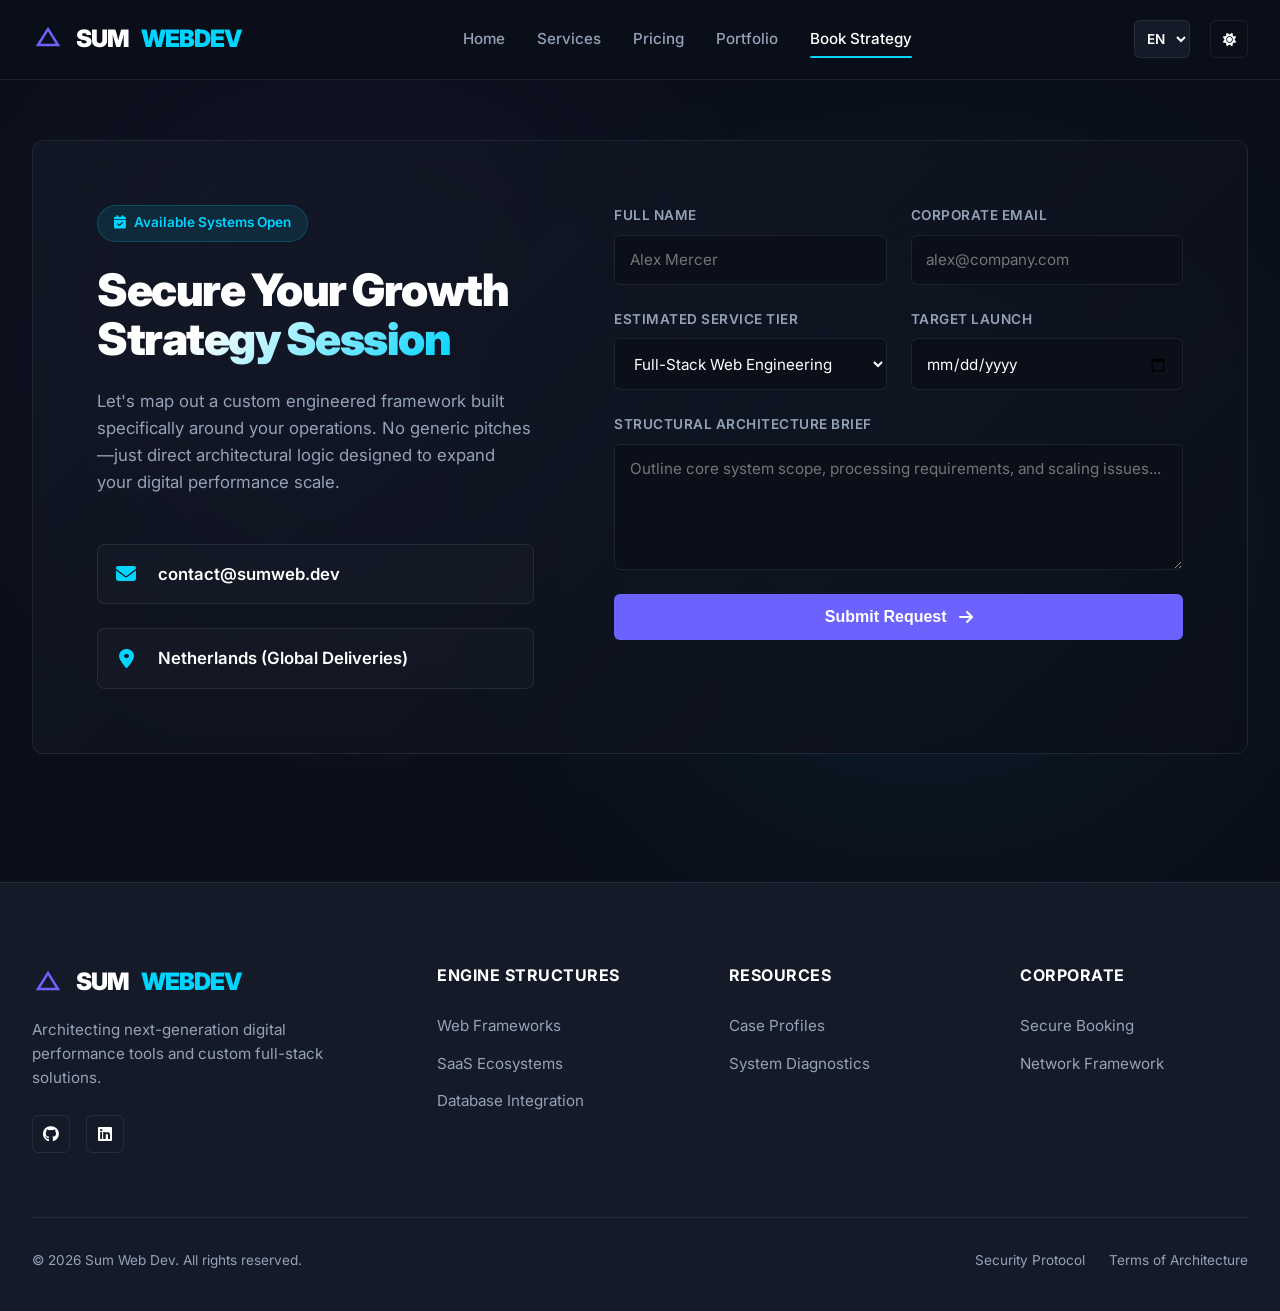
<file: booking/index.html>
<!DOCTYPE html>
<html lang="en" data-theme="dark">
<head>
    <meta charset="UTF-8">
    <meta name="viewport" content="width=device-width, initial-scale=1.0">
    <title>Secure Consultation Booking | Sum Web Dev</title>
    <meta name="description" content="Schedule a strategy session with Sum Web Dev. Let us engineer premium web architectures that drive conversion and revenue growth.">
    
    <link rel="stylesheet" href="https://cdnjs.cloudflare.com/ajax/libs/font-awesome/6.4.0/css/all.min.css">
    <link href="https://fonts.googleapis.com/css2?family=Inter:wght=400;500;600;700;800;900&display=swap" rel="stylesheet">
    
    <style>
        /* ==========================================================================
           1. Premium Theme Tokens & Root Variables
           ========================================================================== */
        :root[data-theme="dark"] {
            --bg-main: #0B0F19;
            --bg-card: #151A28;
            --accent-primary: #6C63FF;
            --accent-neon: #00D4FF;
            --text-pure: #FFFFFF;
            --text-muted: #94A3B8;
            --border-glass: rgba(255, 255, 255, 0.08);
            --glass-grad: linear-gradient(135deg, rgba(21, 26, 40, 0.7) 0%, rgba(11, 15, 25, 0.8) 100%);
            --header-bg: rgba(11, 15, 25, 0.85);
        }

        :root[data-theme="light"] {
            --bg-main: #F8FAFC;
            --bg-card: #FFFFFF;
            --accent-primary: #4F46E5;
            --accent-neon: #0EA5E9;
            --text-pure: #0F172A;
            --text-muted: #64748B;
            --border-glass: rgba(15, 23, 42, 0.08);
            --glass-grad: linear-gradient(135deg, rgba(255, 255, 255, 0.9) 0%, rgba(241, 245, 249, 0.9) 100%);
            --header-bg: rgba(248, 250, 252, 0.9);
        }

        * { box-sizing: border-box; margin: 0; padding: 0; scroll-behavior: smooth; }

        body {
            background-color: var(--bg-main);
            color: var(--text-pure);
            font-family: 'Inter', sans-serif;
            overflow-x: hidden;
            line-height: 1.6;
            transition: background-color 0.3s ease, color 0.3s ease;
        }

        body.menu-open { overflow: hidden; }

        .scroll-progress {
            position: fixed; top: 0; left: 0; width: 0%; height: 3px;
            background: linear-gradient(90deg, var(--accent-primary), var(--accent-neon));
            z-index: 9999;
        }

        /* ==========================================================================
           2. Header & Navigation Ecosystem
           ========================================================================== */
        .main-header {
            position: fixed; top: 0; left: 0; width: 100%; height: 80px;
            background: var(--header-bg); backdrop-filter: blur(12px);
            -webkit-backdrop-filter: blur(12px);
            border-bottom: 1px solid var(--border-glass); z-index: 1000;
            display: flex; align-items: center; transition: background 0.3s ease;
        }
        .nav-container {
            width: 100%; max-width: 1400px; margin: 0 auto; padding: 0 2rem;
            display: flex; justify-content: space-between; align-items: center;
        }
        
        .logo {
            display: flex; align-items: center; gap: 0.75rem;
            font-weight: 900; font-size: 1.5rem; color: var(--text-pure); text-decoration: none; letter-spacing: -1px;
            z-index: 1010;
        }
        .logo svg { width: 32px; height: 32px; fill: none; stroke: var(--accent-primary); stroke-width: 2.5; }
        .logo span { color: var(--accent-neon); }

        .nav-controls-wrapper { display: flex; align-items: center; gap: 1.25rem; z-index: 1010; }
        .nav-links { display: flex; align-items: center; gap: 2rem; }
        
        .nav-item {
            color: var(--text-muted); text-decoration: none; font-weight: 500; font-size: 0.95rem;
            transition: color 0.2s ease; position: relative;
        }
        .nav-item:hover, .nav-item.active { color: var(--text-pure); }
        .nav-item.active::after {
            content: ''; position: absolute; bottom: -6px; left: 0; width: 100%; height: 2px;
            background: var(--accent-neon); border-radius: 2px;
        }
        
        .utility-btn {
            background: transparent; border: 1px solid var(--border-glass); color: var(--text-pure);
            padding: 0.5rem; border-radius: 6px; cursor: pointer; display: flex; align-items: center; justify-content: center; width: 38px; height: 38px;
            transition: all 0.2s ease;
        }
        .utility-btn:hover { border-color: var(--accent-primary); }

        .lang-select {
            background: var(--bg-card); border: 1px solid var(--border-glass); color: var(--text-pure);
            padding: 0.4rem 0.5rem; border-radius: 6px; font-family: inherit; font-size: 0.85rem; font-weight: 600; cursor: pointer; outline: none;
            transition: all 0.2s ease; height: 38px;
        }
        .lang-select:focus { border-color: var(--accent-primary); }

        .mobile-toggle {
            display: none; background: transparent; border: 1px solid var(--border-glass); 
            color: var(--text-pure); cursor: pointer; width: 38px; height: 38px;
            border-radius: 6px; align-items: center; justify-content: center; transition: all 0.2s ease;
            flex-direction: column; gap: 4px; padding: 0; z-index: 1010;
        }
        .mobile-toggle span {
            display: block; width: 18px; height: 2px; background-color: var(--text-pure);
            transition: transform 0.3s cubic-bezier(0.16, 1, 0.3, 1), opacity 0.3s ease;
        }
        .mobile-toggle:hover { border-color: var(--accent-primary); }
        
        .mobile-toggle.active span:nth-child(1) { transform: translateY(6px) rotate(45deg); }
        .mobile-toggle.active span:nth-child(2) { opacity: 0; width: 0; }
        .mobile-toggle.active span:nth-child(3) { transform: translateY(-6px) rotate(-45deg); }

        .btn {
            display: inline-flex; align-items: center; gap: 0.75rem; padding: 0.9rem 2rem;
            font-weight: 600; font-size: 1rem; border-radius: 6px; text-decoration: none; transition: all 0.2s ease;
        }
        .btn-primary { background: var(--accent-primary); color: #FFF; border: none; }
        .btn-primary:hover { transform: translateY(-2px); box-shadow: 0 10px 20px rgba(108, 99, 255, 0.25); }
        .btn-block { width: 100%; justify-content: center; cursor: pointer; }

        /* ==========================================================================
           3. Booking Form Specific Interface Modules
           ========================================================================== */
        .booking-section { max-width: 1400px; margin: 0 auto; padding: 140px 2rem 8rem; position: relative; z-index: 2; }
        
        .glow-orb { position: absolute; border-radius: 50%; filter: blur(140px); opacity: 0.12; z-index: 0; }
        .orb-1 { top: 15%; left: 10%; width: 450px; height: 450px; background: var(--accent-primary); }
        .orb-2 { bottom: 15%; right: 10%; width: 450px; height: 450px; background: var(--accent-neon); }

        .booking-wrapper { 
            display: grid; 
            grid-template-columns: 1fr 1.3fr; 
            gap: 5rem; 
            background: var(--glass-grad); 
            border: 1px solid var(--border-glass); 
            padding: 4rem; 
            border-radius: 12px;
            backdrop-filter: blur(10px);
            -webkit-backdrop-filter: blur(10px);
            position: relative;
            z-index: 10;
        }
        
        .booking-info-pane { display: flex; flex-direction: column; justify-content: space-between; }
        .booking-badge {
            display: inline-flex; align-items: center; gap: 0.5rem;
            background: rgba(0, 212, 255, 0.1); border: 1px solid rgba(0, 212, 255, 0.2);
            padding: 0.4rem 1rem; border-radius: 50px; color: var(--accent-neon); font-size: 0.85rem; font-weight: 600; margin-bottom: 1.5rem;
            width: fit-content;
        }
        .booking-info-pane h2 { font-size: 2.8rem; font-weight: 900; letter-spacing: -1.5px; line-height: 1.1; margin-bottom: 1.5rem; }
        .booking-info-pane h2 span { background: linear-gradient(135deg, var(--text-pure) 30%, var(--accent-neon) 100%); -webkit-background-clip: text; -webkit-text-fill-color: transparent; }
        .booking-info-pane p { color: var(--text-muted); font-size: 1.05rem; margin-bottom: 3rem; }
        
        .contact-methods { display: flex; flex-direction: column; gap: 1.5rem; }
        .method-node { 
            display: flex; align-items: center; gap: 1.25rem; font-size: 1.05rem; 
            font-weight: 600; text-decoration: none; color: var(--text-pure); 
            padding: 1rem; border: 1px solid var(--border-glass); border-radius: 8px;
            background: rgba(255, 255, 255, 0.02); transition: all 0.2s ease;
        }
        .method-node:hover { border-color: var(--accent-primary); background: rgba(108, 99, 255, 0.05); }
        .method-node i { color: var(--accent-neon); font-size: 1.25rem; width: 24px; text-align: center; }

        .booking-form-pane form { display: flex; flex-direction: column; gap: 1.5rem; }
        .form-row { display: grid; grid-template-columns: 1fr 1fr; gap: 1.5rem; }
        .form-group { display: flex; flex-direction: column; gap: 0.5rem; }
        .form-group label { font-size: 0.85rem; font-weight: 600; color: var(--text-muted); text-transform: uppercase; letter-spacing: 0.5px; }
        
        .form-group input, .form-group select, .form-group textarea {
            background: var(--bg-main); border: 1px solid var(--border-glass); border-radius: 6px; 
            padding: 0.9rem; color: var(--text-pure); font-family: inherit; font-size: 0.95rem; 
            transition: all 0.2s ease;
        }
        .form-group input:focus, .form-group select:focus, .form-group textarea:focus { 
            outline: none; border-color: var(--accent-primary); box-shadow: 0 0 0 3px rgba(108, 99, 255, 0.15);
        }
        
        /* Direct Embedded Inline Form Feedback State */
        .form-status-msg { padding: 1rem; border-radius: 6px; font-size: 0.95rem; font-weight: 600; display: none; margin-top: 1rem; text-align: center; }
        .form-status-msg.success { display: block; background: rgba(16, 185, 129, 0.15); border: 1px solid #10B981; color: #10B981; }
        .form-status-msg.error { display: block; background: rgba(239, 68, 68, 0.15); border: 1px solid #EF4444; color: #EF4444; }

        /* ==========================================================================
           4. Global Corporate Structural Footer
           ========================================================================== */
        .main-footer { background: var(--bg-card); border-top: 1px solid var(--border-glass); padding: 5rem 2rem 2.5rem; color: var(--text-muted); position: relative; z-index: 2; }
        .footer-grid { max-width: 1400px; margin: 0 auto; display: grid; grid-template-columns: 1.5fr repeat(3, 1fr); gap: 4rem; margin-bottom: 4rem; }
        .footer-brand p { margin-top: 1rem; max-width: 320px; font-size: 0.95rem; }
        .footer-col h4 { color: var(--text-pure); font-size: 1rem; font-weight: 700; margin-bottom: 1.5rem; text-transform: uppercase; letter-spacing: 0.5px; }
        .footer-col ul { list-style: none; display: flex; flex-direction: column; gap: 0.75rem; }
        .footer-col ul a { color: var(--text-muted); text-decoration: none; font-size: 0.95rem; transition: color 0.2s ease; }
        .footer-col ul a:hover { color: var(--text-pure); }
        
        .footer-social-row { display: flex; gap: 1rem; margin-top: 1.5rem; }
        .social-link-icon {
            display: inline-flex; align-items: center; justify-content: center; width: 38px; height: 38px;
            border-radius: 6px; border: 1px solid var(--border-glass); color: var(--text-pure); text-decoration: none; transition: background 0.2s ease;
        }
        .social-link-icon:hover { background: var(--accent-primary); color: #FFF; }

        .footer-bottom { max-width: 1400px; margin: 0 auto; border-top: 1px solid var(--border-glass); padding-top: 2rem; display: flex; justify-content: space-between; align-items: center; font-size: 0.85rem; }
        .footer-legal-links { display: flex; gap: 1.5rem; }
        .footer-legal-links a { color: var(--text-muted); text-decoration: none; transition: color 0.2s ease; }
        .footer-legal-links a:hover { color: var(--text-pure); }

        .back-to-top {
            position: fixed; bottom: 2rem; right: 2rem; background: var(--accent-primary); color: #FFF;
            border: none; width: 50px; height: 50px; border-radius: 50%; cursor: pointer; display: none; align-items: center; justify-content: center; box-shadow: 0 5px 15px rgba(0,0,0,0.2); z-index: 500; transition: all 0.2s ease;
        }

        /* ==========================================================================
           5. Responsive Breakpoints Engine
           ========================================================================== */
        @media(max-width: 1024px) {
            .booking-wrapper { grid-template-columns: 1fr; gap: 4rem; padding: 3rem; }
            .footer-grid { grid-template-columns: 1fr 1fr; gap: 3rem; }
        }

        @media(max-width: 768px) {
            .mobile-toggle { display: flex; }
            
            .nav-controls-wrapper { position: relative; }
            .lang-select, #themeToggler { position: relative !important; top: auto !important; right: auto !important; }

            .nav-links {
                display: flex; 
                flex-direction: column; 
                position: fixed; 
                top: 0; 
                right: -100%; 
                width: 100%;
                max-width: 300px; 
                height: 100vh; 
                background: rgba(21, 26, 40, 0.96);
                backdrop-filter: blur(20px);
                -webkit-backdrop-filter: blur(20px);
                border-left: 1px solid var(--border-glass); 
                padding: 120px 2rem 2rem;
                gap: 2rem; 
                align-items: flex-start; 
                transition: right 0.4s cubic-bezier(0.16, 1, 0.3, 1);
                box-shadow: -20px 0 40px rgba(0,0,0,0.4); 
                z-index: 1005;
            }
            .nav-links.active { right: 0; }

            .nav-links .nav-item {
                font-size: 1.25rem;
                font-weight: 600;
                opacity: 0;
                transform: translateX(15px);
                transition: opacity 0.35s ease, transform 0.35s cubic-bezier(0.16, 1, 0.3, 1);
            }
            .nav-links.active .nav-item { opacity: 1; transform: translateX(0); }
            .nav-links.active .nav-item:nth-child(1) { transition-delay: 0.05s; }
            .nav-links.active .nav-item:nth-child(2) { transition-delay: 0.1s; }
            .nav-links.active .nav-item:nth-child(3) { transition-delay: 0.15s; }
            .nav-links.active .nav-item:nth-child(4) { transition-delay: 0.2s; }

            .booking-section { padding-top: 120px; }
            .booking-wrapper { padding: 2rem 1.5rem; gap: 3rem; }
            .booking-info-pane h2 { font-size: 2.2rem; }
            .form-row { grid-template-columns: 1fr; gap: 1.5rem; }
            
            .footer-grid { grid-template-columns: 1fr; }
            .footer-bottom { flex-direction: column; gap: 1.5rem; text-align: center; }
        }
    </style>
</head>
<body>

    <div class="scroll-progress" id="scrollBar"></div>

    <header class="main-header">
        <div class="nav-container">
            <a href="../" class="logo">
                <svg viewBox="0 0 32 32">
                    <path d="M6 22L16 6L26 22H6Z" />
                </svg>
                SUM<span>WEBDEV</span>
            </a>
            
            <nav class="nav-links" id="menuPanel">
                <a href="../" class="nav-item" data-i18n="nav_home">Home</a>
                <a href="../services/" class="nav-item" data-i18n="nav_services">Services</a>
                <a href="pricing/" class="nav-item" data-tr="nav-pricing">Pricing</a>
                <a href="../portfolio/" class="nav-item" data-i18n="nav_portfolio">Portfolio</a>
                <a href="./" class="nav-item active" data-i18n="nav_book">Book Strategy</a>
            </nav>

            <div class="nav-controls-wrapper">
                <select id="langSwitch" class="lang-select" aria-label="Select Language">
                    <option value="en">EN</option>
                    <option value="nl">NL</option>
                    <option value="fr">FR</option>
                    <option value="pt">PT</option>
                    <option value="es">ES</option>
                    <option value="it">IT</option>
                    <option value="ne">NE</option>
                    <option value="de">DE</option>
                </select>
                
                <button class="utility-btn" id="themeToggler" aria-label="Toggle Theme">
                    <i class="fa-solid fa-moon"></i>
                </button>
                
                <button class="mobile-toggle" id="hamburgerMenu" aria-label="Toggle Menu">
                    <span></span>
                    <span></span>
                    <span></span>
                </button>
            </div>
        </div>
    </header>

    <section class="booking-section">
        <div class="glow-orb orb-1"></div>
        <div class="glow-orb orb-2"></div>

        <div class="booking-wrapper">
            <div class="booking-info-pane">
                <div>
                    <div class="booking-badge">
                        <i class="fa-solid fa-calendar-check"></i> <span data-i18n="badge_text">Available Systems Open</span>
                    </div>
                    <h2 data-i18n="heading_main">Secure Your <span>Growth Strategy</span> Session</h2>
                    <p data-i18n="subheading_desc">Let's map out a custom engineered framework built specifically around your operations. No generic pitches—just direct architectural logic designed to expand your digital performance scale.</p>
                </div>

                <div class="contact-methods">
                    <div class="method-node">
                        <i class="fa-solid fa-envelope"></i>
                        <span>contact@sumweb.dev</span>
                    </div>
                    <div class="method-node">
                        <i class="fa-solid fa-location-dot"></i>
                        <span data-i18n="location_text">Netherlands (Global Deliveries)</span>
                    </div>
                </div>
            </div>

            <div class="booking-form-pane">
                <!-- Formspree Integration Endpoint -->
                <form id="consultationForm" action="https://formspree.io/f/mzdnqpqb" method="POST" novalidate>
                    <div class="form-row">
                        <div class="form-group">
                            <label for="clientName" data-i18n="lbl_name">Full Name</label>
                            <input type="text" id="clientName" name="name" required placeholder="Alex Mercer">
                        </div>
                        <div class="form-group">
                            <label for="clientEmail" data-i18n="lbl_email">Corporate Email</label>
                            <input type="email" id="clientEmail" name="email" required placeholder="alex@company.com">
                        </div>
                    </div>

                    <div class="form-row">
                        <div class="form-group">
                            <label for="projectScale" data-i18n="lbl_service">Estimated Service Tier</label>
                            <select id="projectScale" name="service_tier">
                                <option value="Full-Stack Web Engineering" data-i18n="opt_tier1">Full-Stack Web Engineering</option>
                                <option value="SaaS Ecosystem Design" data-i18n="opt_tier2">SaaS Ecosystem Design</option>
                                <option value="Performance Audits" data-i18n="opt_tier3">Performance Audits</option>
                                <option value="Cloud Infrastructure & DevOps" data-i18n="opt_tier4">Cloud Infrastructure & DevOps</option>
                                <option value="Secure API & Microservices" data-i18n="opt_tier5">Secure API & Microservices</option>
                                <option value="Enterprise AI Integration" data-i18n="opt_tier6">Enterprise AI Integration</option>
                            </select>
                        </div>
                        <div class="form-group">
                            <label for="targetDate" data-i18n="lbl_date">Target Launch</label>
                            <input type="date" id="targetDate" name="target_date" required>
                        </div>
                    </div>

                    <div class="form-group">
                        <label for="projectBrief" data-i18n="lbl_brief">Structural Architecture Brief</label>
                        <textarea id="projectBrief" name="message" rows="5" required placeholder="Outline core system scope, processing requirements, and scaling issues..."></textarea>
                    </div>

                    <button type="submit" class="btn btn-primary btn-block" id="submitBtn">
                        <span data-i18n="btn_submit">Submit Request</span> <i class="fa-solid fa-arrow-right"></i>
                    </button>
                    
                    <div class="form-status-msg" id="formStatus"></div>
                </form>
            </div>
        </div>
    </section>

    <footer class="main-footer">
        <div class="footer-grid">
            <div class="footer-brand">
                <a href="../" class="logo">
                    <svg viewBox="0 0 32 32">
                        <path d="M6 22L16 6L26 22H6Z" />
                    </svg>
                    SUM<span>WEBDEV</span>
                </a>
                <p data-i18n="footer_brand_desc">Architecting next-generation digital performance tools and custom full-stack solutions.</p>
                <div class="footer-social-row">
                    <a href="#" class="social-link-icon" aria-label="GitHub"><i class="fa-brands fa-github"></i></a>
                    <a href="#" class="social-link-icon" aria-label="LinkedIn"><i class="fa-brands fa-linkedin"></i></a>
                </div>
            </div>
            <div class="footer-col">
                <h4 data-i18n="footer_col1_title">Engine Structures</h4>
                <ul>
                    <li><a href="../web-frameworks/" data-i18n="footer_link_1">Web Frameworks</a></li>
                    <li><a href="../saas-ecosystems/" data-i18n="footer_link_2">SaaS Ecosystems</a></li>
                    <li><a href="../database-Integration/" data-i18n="footer_link_3">Database Integration</a></li>
                </ul>
            </div>
            <div class="footer-col">
                <h4 data-i18n="footer_col2_title">Resources</h4>
                <ul>
                    <li><a href="../case-profiles/" data-i18n="footer_link_4">Case Profiles</a></li>
                    <li><a href="../system-diagnostics/" data-i18n="footer_link_5">System Diagnostics</a></li>
                </ul>
            </div>
            <div class="footer-col">
                <h4 data-i18n="footer_col3_title">Corporate</h4>
                <ul>
                    <li><a href="../booking/" data-i18n="footer_link_6">Secure Booking</a></li>
                    <li><a href="../network-framework/" data-i18n="footer_link_7">Network Framework</a></li>
                </ul>
            </div>
        </div>
        <div class="footer-bottom">
            <p>&copy; 2026 Sum Web Dev. All rights reserved.</p>
            <div class="footer-legal-links">
                <a href="../security-protocol/" data-i18n="footer_link_8">Security Protocol</a>
                <a href="../terms-of-architecture/" data-i18n="footer_link_9">Terms of Architecture</a>
            </div>
        </div>
    </footer>

    <button class="back-to-top" id="scrollTopBtn" aria-label="Scroll to top">
        <i class="fa-solid fa-arrow-up"></i>
    </button>

    <script>
        document.addEventListener('DOMContentLoaded', () => {
            // --- Expanded Translation Dictionary Engine (EN, NL, FR, PT, ES, IT, NE, DE) ---
            const translations = {
                en: {
                    nav_home: "Home",
                    nav_services: "Services",
                    nav_portfolio: "Portfolio",
                    nav_book: "Book Strategy",
                    badge_text: "Available Systems Open",
                    heading_main: "Secure Your Growth Strategy Session",
                    subheading_desc: "Let's map out a custom engineered framework built specifically around your operations. No generic pitches—just direct architectural logic designed to expand your digital performance scale.",
                    location_text: "Netherlands (Global Deliveries)",
                    lbl_name: "Full Name",
                    lbl_email: "Corporate Email",
                    lbl_service: "Estimated Service Tier",
                    opt_tier1: "Full-Stack Web Engineering",
                    opt_tier2: "SaaS Ecosystem Design",
                    opt_tier3: "Performance Audits",
                    opt_tier4: "Cloud Infrastructure & DevOps",
                    opt_tier5: "Secure API & Microservices",
                    opt_tier6: "Enterprise AI Integration",
                    lbl_date: "Target Launch",
                    lbl_brief: "Structural Architecture Brief",
                    btn_submit: "Submit Request",
                    ph_name: "Alex Mercer",
                    ph_email: "alex@company.com",
                    ph_brief: "Outline core system scope, processing requirements, and scaling issues...",
                    err_fields: "Error: All pipeline structural fields are required to process compilation architecture rules.",
                    err_email: "Error: Specified corporate entry fails syntax verification protocols.",
                    submitting: "Deploying Payload...",
                    success_msg: "Deployment Success: Strategy initialization data payload synchronized successfully via Formspree.",
                    err_server: "Submission Failed: Network pipeline rejected payload transmission.",
                    footer_brand_desc: "Architecting next-generation digital performance tools and custom full-stack solutions.",
                    footer_col1_title: "Engine Structures",
                    footer_col2_title: "Resources",
                    footer_col3_title: "Corporate",
                    footer_link_1: "Web Frameworks",
                    footer_link_2: "SaaS Ecosystems",
                    footer_link_3: "Database Integration",
                    footer_link_4: "Case Profiles",
                    footer_link_5: "System Diagnostics",
                    footer_link_6: "Secure Booking",
                    footer_link_7: "Network Framework",
                    footer_link_8: "Security Protocol",
                    footer_link_9: "Terms of Architecture"
                },
                nl: {
                    nav_home: "Home",
                    nav_services: "Diensten",
                    nav_portfolio: "Portfolio",
                    nav_book: "Strategie Boeken",
                    badge_text: "Beschikbare Systemen Open",
                    heading_main: "Leg Uw Groeistrategiesessie Vast",
                    subheading_desc: "Laten we een op maat gemaakt architectuurkader ontwerpen dat specifiek is afgestemd op uw bedrijfsactiviteiten. Geen generieke verkooppraatjes—puur directe logica voor schaalbare digitale prestaties.",
                    location_text: "Nederland (Weltwijde Levering)",
                    lbl_name: "Volledige Naam",
                    lbl_email: "Zakelijk E-mailadres",
                    lbl_service: "Geschat Serviceniveau",
                    opt_tier1: "Full-Stack Web Engineering",
                    opt_tier2: "SaaS Ecosysteem Ontwerp",
                    opt_tier3: "Prestatie Audits",
                    opt_tier4: "Cloud Infrastructuur & DevOps",
                    opt_tier5: "Beveiligde API & Microservices",
                    opt_tier6: "Enterprise AI Integratie",
                    lbl_date: "Gewenste Launchdatum",
                    lbl_brief: "Structurele Architectuur Briefing",
                    btn_submit: "Aanvraag Indienen",
                    ph_name: "Jan de Vries",
                    ph_email: "jan@bedrijf.nl",
                    ph_brief: "Beschrijf de kern van het systeem, de verwerkingsvereisten en schaalvraagstukken...",
                    err_fields: "Fout: Alle velden zijn verplicht om de verwerking uit te voeren.",
                    err_email: "Fout: Het opgegeven e-mailadres is ongeldig.",
                    submitting: "Gegevens Verzenden...",
                    success_msg: "Succes: De gegevens zijn succesvol verzonden via Formspree.",
                    err_server: "Verzending Mislukt: Het netwerk heeft de gegevensoverdracht geweigerd.",
                    footer_brand_desc: "Ontwikkeling van geavanceerde digitale prestatiebepalende tools en maatwerk full-stack oplossingen.",
                    footer_col1_title: "Engine Structuren",
                    footer_col2_title: "Kennisbank",
                    footer_col3_title: "Zakelijk",
                    footer_link_1: "Web Frameworks",
                    footer_link_2: "SaaS Ecosystemen",
                    footer_link_3: "Database Integratie",
                    footer_link_4: "Casestudies",
                    footer_link_5: "Systeemdiagnose",
                    footer_link_6: "Veilig Boeken",
                    footer_link_7: "Netwerk Framework",
                    footer_link_8: "Beveiligingsprotocol",
                    footer_link_9: "Voorwaarden"
                },
                fr: {
                    nav_home: "Accueil",
                    nav_services: "Services",
                    nav_portfolio: "Portfolio",
                    nav_book: "Réserver",
                    badge_text: "Systèmes Disponibles",
                    heading_main: "Réservez Votre Session de Stratégie de Croissance",
                    subheading_desc: "Définissons une architecture sur mesure adaptée à vos opérations. Pas de discours génériques, uniquement de la logique architecturale axée sur la performance.",
                    location_text: "Pays-Bas (Livrables Internationaux)",
                    lbl_name: "Nom Complet",
                    lbl_email: "E-mail Professionnel",
                    lbl_service: "Niveau de Service Estimé",
                    opt_tier1: "Ingénierie Web Full-Stack",
                    opt_tier2: "Conception d'Écosystème SaaS",
                    opt_tier3: "Audits de Performance",
                    opt_tier4: "Infrastructure Cloud & DevOps",
                    opt_tier5: "API Sécurisées & Microservices",
                    opt_tier6: "Intégration d'IA d'Entreprise",
                    lbl_date: "Lancement Cible",
                    lbl_brief: "Cahier des Charges Architectural",
                    btn_submit: "Soumettre la Demande",
                    ph_name: "Jean Dupont",
                    ph_email: "jean@entreprise.com",
                    ph_brief: "Décrivez la portée du système, les besoins de traitement et d'échelle...",
                    err_fields: "Erreur : Tous les champs requis doivent être remplis.",
                    err_email: "Erreur : Format d'e-mail invalide.",
                    submitting: "Transmission en cours...",
                    success_msg: "Succès : Données de stratégie transmises avec succès via Formspree.",
                    err_server: "Échec : La transmission des données a été rejetée.",
                    footer_brand_desc: "Conception d'outils digitaux haute performance et de solutions full-stack sur mesure.",
                    footer_col1_title: "Moteurs d'Ingénierie",
                    footer_col2_title: "Ressources",
                    footer_col3_title: "Entreprise",
                    footer_link_1: "Frameworks Web",
                    footer_link_2: "Écosystèmes SaaS",
                    footer_link_3: "Intégration de Bases de Données",
                    footer_link_4: "Études de Cas",
                    footer_link_5: "Diagnostics Système",
                    footer_link_6: "Réservation Sécurisée",
                    footer_link_7: "Infrastructure Réseau",
                    footer_link_8: "Protocole de Sécurité",
                    footer_link_9: "Conditions d'Architecture"
                },
                pt: {
                    nav_home: "Início",
                    nav_services: "Serviços",
                    nav_portfolio: "Portfólio",
                    nav_book: "Agendar Estratégia",
                    badge_text: "Sistemas Disponíveis",
                    heading_main: "Garantir Sessão de Estratégia de Crescimento",
                    subheading_desc: "Vamos mapear uma estrutura de engenharia personalizada para suas operações. Sem propostas genéricas—apenas lógica arquitetônica para expandir seu desempenho digital.",
                    location_text: "Países Baixos (Entregas Globais)",
                    lbl_name: "Nome Completo",
                    lbl_email: "E-mail Corporativo",
                    lbl_service: "Nível de Serviço Estimado",
                    opt_tier1: "Engenharia Web Full-Stack",
                    opt_tier2: "Design de Ecossistema SaaS",
                    opt_tier3: "Auditorias de Desempenho",
                    opt_tier4: "Infraestrutura Cloud & DevOps",
                    opt_tier5: "APIs Seguras & Microserviços",
                    opt_tier6: "Integração de IA Empresarial",
                    lbl_date: "Data Alvo de Lançamento",
                    lbl_brief: "Briefing Arquitetural Estrutural",
                    btn_submit: "Enviar Solicitação",
                    ph_name: "Lucas Silva",
                    ph_email: "lucas@empresa.com",
                    ph_brief: "Descreva o escopo do sistema, processamento e requisitos de escala...",
                    err_fields: "Erro: Todos os campos estruturais são obrigatórios para processar.",
                    err_email: "Erro: O e-mail informado não atende aos protocolos de validação.",
                    submitting: "Enviando Dados...",
                    success_msg: "Sucesso: Dados de inicialização sincronizados com sucesso via Formspree.",
                    err_server: "Falha no Envio: A rede rejeitou a transmissão de dados.",
                    footer_brand_desc: "Criando ferramentas de alta performance digital e soluções full-stack personalizadas.",
                    footer_col1_title: "Estruturas de Motor",
                    footer_col2_title: "Recursos",
                    footer_col3_title: "Corporativo",
                    footer_link_1: "Frameworks Web",
                    footer_link_2: "Ecossistemas SaaS",
                    footer_link_3: "Integração de Banco de Dados",
                    footer_link_4: "Estudos de Caso",
                    footer_link_5: "Diagnóstico de Sistema",
                    footer_link_6: "Reserva Segura",
                    footer_link_7: "Estrutura de Rede",
                    footer_link_8: "Protocolo de Segurança",
                    footer_link_9: "Termos de Arquitetura"
                },
                es: {
                    nav_home: "Inicio",
                    nav_services: "Servicios",
                    nav_portfolio: "Portafolio",
                    nav_book: "Reservar Estrategia",
                    badge_text: "Sistemas Disponibles",
                    heading_main: "Asegure su Sesión de Estrategia de Crecimiento",
                    subheading_desc: "Diseñemos una estructura personalizada basada específicamente en sus operaciones. Sin discursos genéricos, solo lógica arquitectónica para escalar su rendimiento digital.",
                    location_text: "Países Bajos (Envíos Globales)",
                    lbl_name: "Nombre Completo",
                    lbl_email: "Correo Corporativo",
                    lbl_service: "Nivel de Servicio Estimado",
                    opt_tier1: "Ingeniería Web Full-Stack",
                    opt_tier2: "Diseño de Ecosistemas SaaS",
                    opt_tier3: "Auditorías de Rendimiento",
                    opt_tier4: "Infraestructura Cloud y DevOps",
                    opt_tier5: "API Seguras y Microservicios",
                    opt_tier6: "Integración de IA Empresarial",
                    lbl_date: "Lanzamiento Objetivo",
                    lbl_brief: "Resumen de Arquitectura Estructural",
                    btn_submit: "Enviar Solicitud",
                    ph_name: "Alejandro López",
                    ph_email: "alejandro@empresa.com",
                    ph_brief: "Describa el alcance del sistema, requisitos de procesamiento y escalabilidad...",
                    err_fields: "Error: Todos los campos del flujo son requeridos para procesar las reglas.",
                    err_email: "Error: El correo especificado no cumple con los protocolos de sintaxis.",
                    submitting: "Enviando datos...",
                    success_msg: "Éxito: Los datos de inicialización de la estrategia se enviaron correctamente vía Formspree.",
                    err_server: "Fallo en el envío: El servidor rechazó la transmisión.",
                    footer_brand_desc: "Diseñando herramientas de rendimiento digital de última generación y soluciones full-stack.",
                    footer_col1_title: "Estructuras de Motor",
                    footer_col2_title: "Recursos",
                    footer_col3_title: "Corporativo",
                    footer_link_1: "Frameworks Web",
                    footer_link_2: "Ecosistemas SaaS",
                    footer_link_3: "Integración de Bases de Datos",
                    footer_link_4: "Perfiles de Casos",
                    footer_link_5: "Diagnóstico de Sistemas",
                    footer_link_6: "Reserva Segura",
                    footer_link_7: "Red de Trabajo",
                    footer_link_8: "Protocolo de Seguridad",
                    footer_link_9: "Términos de Arquitectura"
                },
                it: {
                    nav_home: "Home",
                    nav_services: "Servizi",
                    nav_portfolio: "Portfolio",
                    nav_book: "Prenota Strategia",
                    badge_text: "Sistemi Disponibili",
                    heading_main: "Prenota la Tua Sessione di Strategia di Crescita",
                    subheading_desc: "Sviluppiamo un'architettura personalizzata basata sulle tue esigenze operative. Nessun discorso generico—solo logica strutturale progettata per scalare le tue prestazioni digitali.",
                    location_text: "Paesi Bassi (Servizi Globali)",
                    lbl_name: "Nome Completo",
                    lbl_email: "Email Aziendale",
                    lbl_service: "Livello di Servizio Stimato",
                    opt_tier1: "Ingegneria Web Full-Stack",
                    opt_tier2: "Design Ecosistema SaaS",
                    opt_tier3: "Audit di Prestazioni",
                    opt_tier4: "Infrastruttura Cloud & DevOps",
                    opt_tier5: "API Sicure & Microservizi",
                    opt_tier6: "Integrazione IA Enterprise",
                    lbl_date: "Data di Lancio Prevista",
                    lbl_brief: "Briefing di Architettura Strutturale",
                    btn_submit: "Invia Richiesta",
                    ph_name: "Marco Rossi",
                    ph_email: "marco@azienda.it",
                    ph_brief: "Descrivi la portata del sistema, i requisiti di elaborazione e la scalabilità...",
                    err_fields: "Errore: Tutti i campi strutturali sono obbligatori per completare l'invio.",
                    err_email: "Errore: L'email fornita non soddisfa i requisiti di sintassi.",
                    submitting: "Invio Dati in Corso...",
                    success_msg: "Successo: I dati della strategia sono stati inviati con successo tramite Formspree.",
                    err_server: "Invio Fallito: La rete ha rifiutato la trasmissione dei dati.",
                    footer_brand_desc: "Progettazione di strumenti digitali ad alte prestazioni e soluzioni full-stack su misura.",
                    footer_col1_title: "Strutture Motore",
                    footer_col2_title: "Risorse",
                    footer_col3_title: "Aziendale",
                    footer_link_1: "Framework Web",
                    footer_link_2: "Ecosistemi SaaS",
                    footer_link_3: "Integrazione Database",
                    footer_link_4: "Casi di Studio",
                    footer_link_5: "Diagnostica di Sistema",
                    footer_link_6: "Prenotazione Sicura",
                    footer_link_7: "Architettura di Rete",
                    footer_link_8: "Protocollo di Sicurezza",
                    footer_link_9: "Termini di Architettura"
                },
                ne: {
                    nav_home: "गृहपृष्ठ (Home)",
                    nav_services: "सेवाहरू (Services)",
                    nav_portfolio: "पोर्टफोलियो (Portfolio)",
                    nav_book: "रणनीति बुक गर्नुहोस्",
                    badge_text: "प्रणालीहरू उपलब्ध छन्",
                    heading_main: "तपाईंको विकास रणनीतिको छलफल बुक गर्नुहोस्",
                    subheading_desc: "तपाईंको व्यवसायको आवश्यकता अनुसार अनुकूलित डिजिटल पूर्वाधार निर्माण गरौं। कुनै सामान्य कुरा होइन—केवल उच्च डिजिटल कार्यसम्पादनका लागि ठोस प्राविधिक ढाँचा।",
                    location_text: "नेदरल्याण्ड्स (विश्वव्यापी सेवा)",
                    lbl_name: "पूरा नाम",
                    lbl_email: "व्यापारिक इमेल",
                    lbl_service: "अनुमानित सेवा स्तर",
                    opt_tier1: "फूल-स्ट्याक वेब इन्जिनियरिङ",
                    opt_tier2: "SaaS ईकोसिस्टम डिजाइन",
                    opt_tier3: "कार्यसम्पादन अडिट (Audits)",
                    opt_tier4: "क्लाउड पूर्वाधार र DevOps",
                    opt_tier5: "सुरक्षित API र माइक्रोसर्भिस",
                    opt_tier6: "एन्टरप्राइज AI एकीकरण",
                    lbl_date: "लक्ष्य सुरुवात मिति",
                    lbl_brief: "संरचनात्मक आर्किटेक्चर विवरण",
                    btn_submit: "अनुरोध पठाउनुहोस्",
                    ph_name: "अनिल श्रेष्ठ",
                    ph_email: "anil@company.com",
                    ph_brief: "प्रणालीको मुख्य उद्देश्य, प्रशोधन आवश्यकताहरू र स्केल सम्बन्धी जानकारी दिनुहोस्...",
                    err_fields: "त्रुटि: प्रक्रिया जारी राख्न सबै विवरणहरू भर्नु अनिवार्य छ।",
                    err_email: "त्रुटि: राखिएको इमेल ठेगाना सही छैन।",
                    submitting: "डाटा पठाउँदैछ...",
                    success_msg: "सफलता: रणनीति सम्बन्धी विवरणहरू Formspree मार्फत सफलतापूर्वक पठाइयो।",
                    err_server: "असफल: नेटवर्कले डाटा पठाउन अस्वीकार गर्यो।",
                    footer_brand_desc: "उच्च कार्यसम्पादनयुक्त डिजिटल उपकरणहरू र अनुकूलित फूल-स्ट्याक समाधानहरू निर्माण गर्दै।",
                    footer_col1_title: "इन्जिन संरचनाहरू",
                    footer_col2_title: "स्रोतहरू",
                    footer_col3_title: "कर्पोरेट",
                    footer_link_1: "वेब फ्रेमवर्कहरू",
                    footer_link_2: "SaaS ईकोसिस्टम",
                    footer_link_3: "डाटाबेस एकीकरण",
                    footer_link_4: "केस प्रोफाइलहरू",
                    footer_link_5: "सिस्टम डायग्नोस्टिक्स",
                    footer_link_6: "सुरक्षित बुकिङ",
                    footer_link_7: "नेटवर्क ढाँचा",
                    footer_link_8: "सुरक्षा प्रोटोकल",
                    footer_link_9: "संरचनाका सर्तहरू"
                },
                de: {
                    nav_home: "Startseite",
                    nav_services: "Leistungen",
                    nav_portfolio: "Portfolio",
                    nav_book: "Strategie Buchen",
                    badge_text: "Verfügbare Systeme Offen",
                    heading_main: "Sichern Sie Ihre Wachstumsstrategie-Session",
                    subheading_desc: "Lassen Sie uns eine maßgeschneiderte Entwicklungsstruktur für Ihre Prozesse erstellen. Keine Standardangebote—nur direkte Architekturlogik zur Leistungssteigerung.",
                    location_text: "Niederlande (Globale Abwicklung)",
                    lbl_name: "Vollständiger Name",
                    lbl_email: "Geschäftliche E-Mail",
                    lbl_service: "Geschätzte Service-Stufe",
                    opt_tier1: "Full-Stack Web-Engineering",
                    opt_tier2: "SaaS-Ökosystem-Design",
                    opt_tier3: "Performance-Audits",
                    opt_tier4: "Cloud-Infrastruktur & DevOps",
                    opt_tier5: "Sichere APIs & Mikroservices",
                    opt_tier6: "Enterprise-KI-Integration",
                    lbl_date: "Ziel-Startdatum",
                    lbl_brief: "Strukturelles Architektur-Briefing",
                    btn_submit: "Anfrage Absenden",
                    ph_name: "Max Mustermann",
                    ph_email: "max@firma.de",
                    ph_brief: "Beschreiben Sie Systemumfang, Verarbeitungsanforderungen und Skalierungsfragen...",
                    err_fields: "Fehler: Alle Pflichtfelder müssen ausgefüllt werden.",
                    err_email: "Fehler: Ungültiges E-Mail-Format.",
                    submitting: "Daten werden übermittelt...",
                    success_msg: "Erfolg: Strategie-Initialisierungsdaten erfolgreich via Formspree übermittelt.",
                    err_server: "Übermittlung fehlgeschlagen: Der Server hat die Daten abgelehnt.",
                    footer_brand_desc: "Entwicklung hochmoderner digitaler Performance-Tools und maßgeschneiderter Full-Stack-Lösungen.",
                    footer_col1_title: "Engine-Strukturen",
                    footer_col2_title: "Ressourcen",
                    footer_col3_title: "Unternehmen",
                    footer_link_1: "Web-Frameworks",
                    footer_link_2: "SaaS-Ökosysteme",
                    footer_link_3: "Datenbank-Integration",
                    footer_link_4: "Fallstudien",
                    footer_link_5: "Systemdiagnose",
                    footer_link_6: "Sichere Buchung",
                    footer_link_7: "Netzwerk-Framework",
                    footer_link_8: "Sicherheitsprotokoll",
                    footer_link_9: "Architektur-Bedingungen"
                }
            };

            // --- UI Control Elements Initialization ---
            const hamburgerMenu = document.getElementById('hamburgerMenu');
            const menuPanel = document.getElementById('menuPanel');
            const themeToggler = document.getElementById('themeToggler');
            const langSwitch = document.getElementById('langSwitch');
            const scrollBar = document.getElementById('scrollBar');
            const scrollTopBtn = document.getElementById('scrollTopBtn');
            const htmlRoot = document.documentElement;

            // --- Mobile Drop Drawer Navigation Toggle Rules ---
            hamburgerMenu.addEventListener('click', () => {
                hamburgerMenu.classList.toggle('active');
                menuPanel.classList.toggle('active');
                document.body.classList.toggle('menu-open');
            });

            document.querySelectorAll('.nav-item').forEach(link => {
                link.addEventListener('click', () => {
                    hamburgerMenu.classList.remove('active');
                    menuPanel.classList.remove('active');
                    document.body.classList.remove('menu-open');
                });
            });

            // --- Theme State Toggling Mechanics Engine ---
            const savedTheme = localStorage.getItem('theme') || 'dark';
            htmlRoot.setAttribute('data-theme', savedTheme);
            updateThemeIcon(savedTheme);

            themeToggler.addEventListener('click', () => {
                const currentTheme = htmlRoot.getAttribute('data-theme');
                const targetTheme = currentTheme === 'dark' ? 'light' : 'dark';
                
                htmlRoot.setAttribute('data-theme', targetTheme);
                localStorage.setItem('theme', targetTheme);
                updateThemeIcon(targetTheme);
            });

            function updateThemeIcon(theme) {
                const icon = themeToggler.querySelector('i');
                if (theme === 'dark') {
                    icon.className = 'fa-solid fa-sun';
                } else {
                    icon.className = 'fa-solid fa-moon';
                }
            }

            // --- Dynamic Language Translation Engine ---
            function changeLanguage(lang) {
                const dict = translations[lang] || translations.en;
                
                // Update elements with data-i18n attributes
                document.querySelectorAll('[data-i18n]').forEach(el => {
                    const key = el.getAttribute('data-i18n');
                    if (dict[key]) {
                        if (key === 'heading_main') {
                            // Retain inline gradient span structure for main heading
                            const parts = dict[key].split(' Strategy');
                            if (parts.length > 1) {
                                el.innerHTML = `${parts[0]} <span>Strategy${parts[1]}</span>`;
                            } else {
                                el.textContent = dict[key];
                            }
                        } else {
                            el.textContent = dict[key];
                        }
                    }
                });

                // Update input placeholders dynamically
                if (dict.ph_name) document.getElementById('clientName').placeholder = dict.ph_name;
                if (dict.ph_email) document.getElementById('clientEmail').placeholder = dict.ph_email;
                if (dict.ph_brief) document.getElementById('projectBrief').placeholder = dict.ph_brief;

                htmlRoot.setAttribute('lang', lang);
                localStorage.setItem('pref_lang', lang);
            }

            // Bind language select dropdown event without native browser alert popups
            langSwitch.addEventListener('change', (e) => {
                changeLanguage(e.target.value);
            });

            // Set initial language from storage if available
            const savedLang = localStorage.getItem('pref_lang') || 'en';
            if (translations[savedLang]) {
                langSwitch.value = savedLang;
                changeLanguage(savedLang);
            } else {
                langSwitch.value = 'en';
                changeLanguage('en');
            }

            // --- Scrolling Metrics Analytics ---
            window.addEventListener('scroll', () => {
                const winScroll = document.body.scrollTop || document.documentElement.scrollTop;
                const height = document.documentElement.scrollHeight - document.documentElement.clientHeight;
                const scrolled = (winScroll / height) * 100;
                scrollBar.style.width = scrolled + '%';

                if (window.scrollY > 400) {
                    scrollTopBtn.style.display = 'flex';
                } else {
                    scrollTopBtn.style.display = 'none';
                }
            });

            scrollTopBtn.addEventListener('click', () => {
                window.scrollTo({ top: 0, behavior: 'smooth' });
            });

            // --- Inline Formspree Submission Engine (No Browser Popups) ---
            const targetForm = document.getElementById('consultationForm');
            const formStatus = document.getElementById('formStatus');
            const submitBtn = document.getElementById('submitBtn');

            targetForm.addEventListener('submit', async (e) => {
                e.preventDefault();
                const currentLang = langSwitch.value;
                const dict = translations[currentLang] || translations.en;

                formStatus.className = 'form-status-msg';
                formStatus.style.display = 'none';

                const nameVal = document.getElementById('clientName').value.trim();
                const emailVal = document.getElementById('clientEmail').value.trim();
                const briefVal = document.getElementById('projectBrief').value.trim();
                const dateVal = document.getElementById('targetDate').value;

                // Validation rules
                if (!nameVal || !emailVal || !briefVal || !dateVal) {
                    formStatus.textContent = dict.err_fields;
                    formStatus.classList.add('error');
                    return;
                }

                if (!/^[^\s@]+@[^\s@]+\.[^\s@]+$/.test(emailVal)) {
                    formStatus.textContent = dict.err_email;
                    formStatus.classList.add('error');
                    return;
                }

                // Prepare Form Data Payload
                const formData = new FormData(targetForm);
                submitBtn.disabled = true;
                const originalBtnText = submitBtn.innerHTML;
                submitBtn.innerHTML = `${dict.submitting} <i class="fa-solid fa-spinner fa-spin"></i>`;

                try {
                    const response = await fetch(targetForm.action, {
                        method: 'POST',
                        body: formData,
                        headers: {
                            'Accept': 'application/json'
                        }
                    });

                    if (response.ok) {
                        formStatus.textContent = dict.success_msg;
                        formStatus.classList.add('success');
                        targetForm.reset();
                    } else {
                        const data = await response.json();
                        if (Object.hasOwn(data, 'errors')) {
                            formStatus.textContent = data["errors"].map(error => error["message"]).join(", ");
                        } else {
                            formStatus.textContent = dict.err_server;
                        }
                        formStatus.classList.add('error');
                    }
                } catch (err) {
                    formStatus.textContent = dict.err_server;
                    formStatus.classList.add('error');
                } finally {
                    submitBtn.disabled = false;
                    submitBtn.innerHTML = originalBtnText;
                }
            });
        });
    </script>
</body>
</html>
</file>
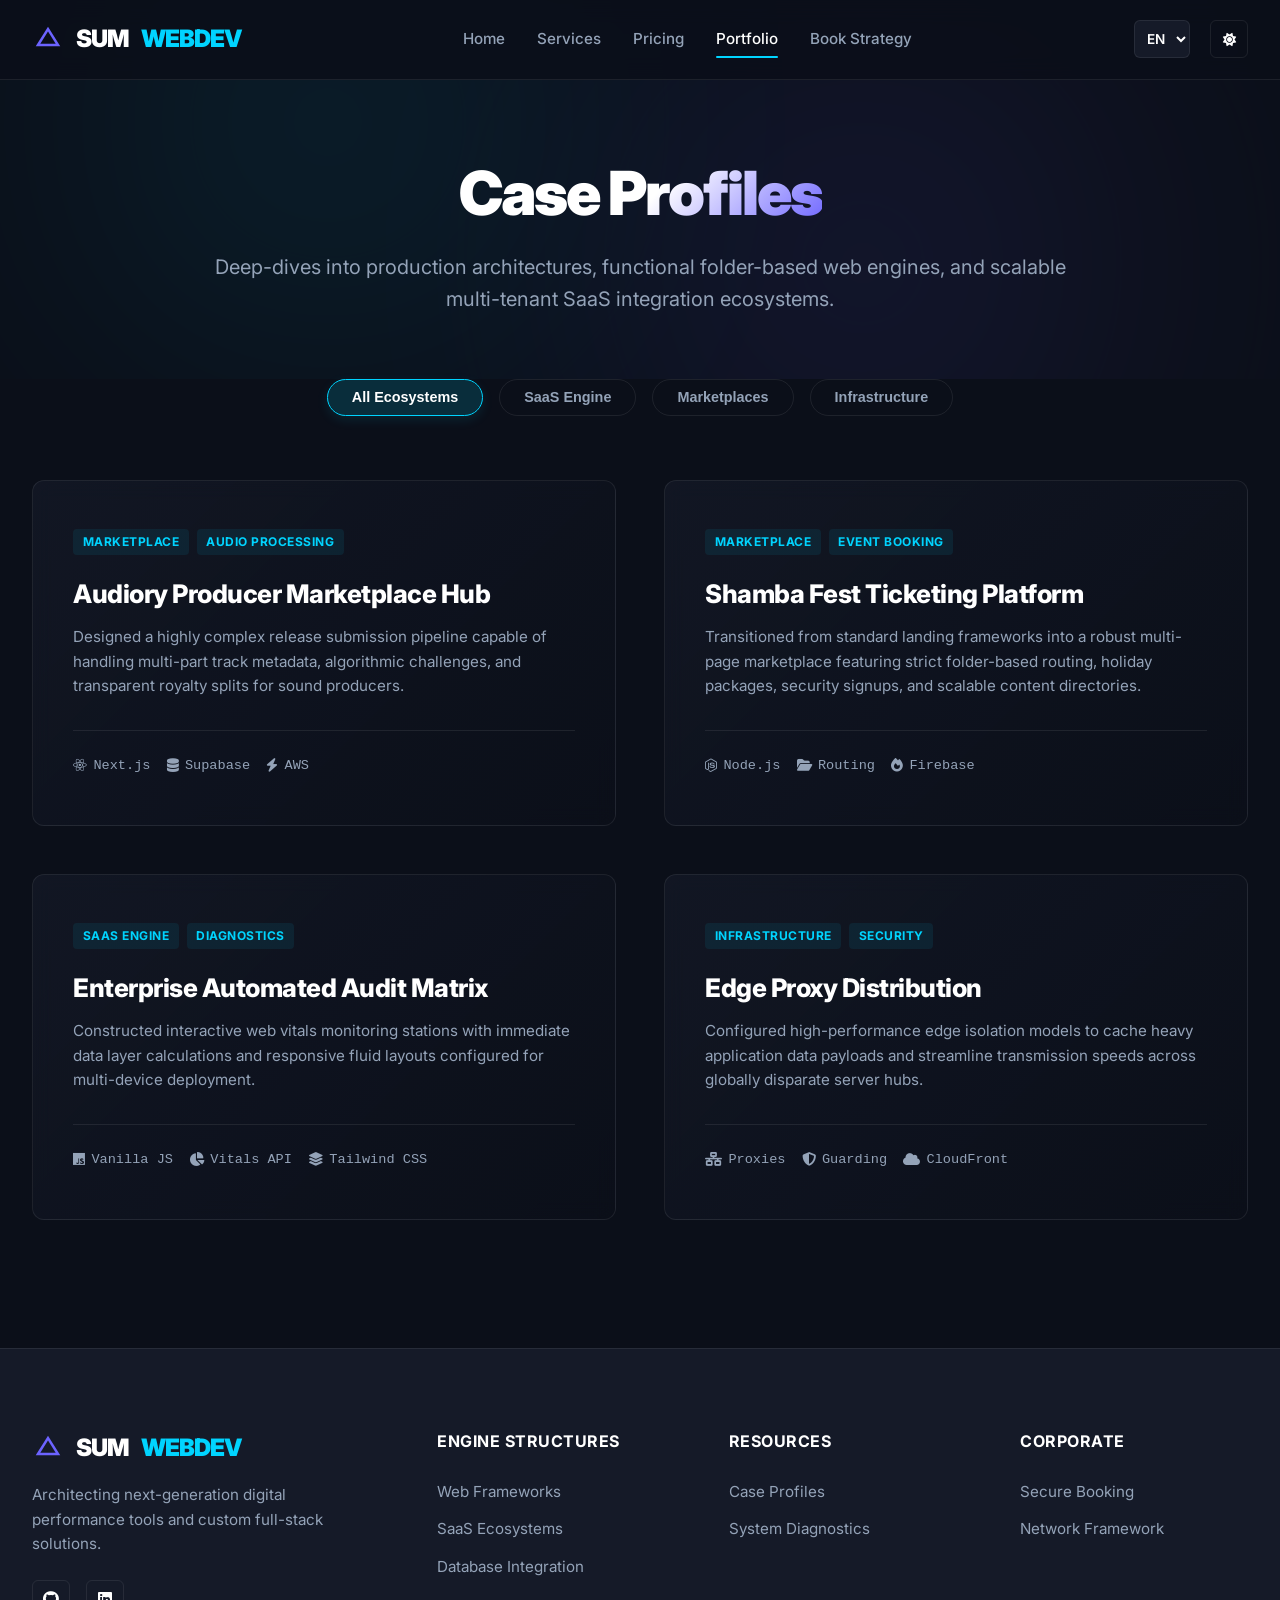
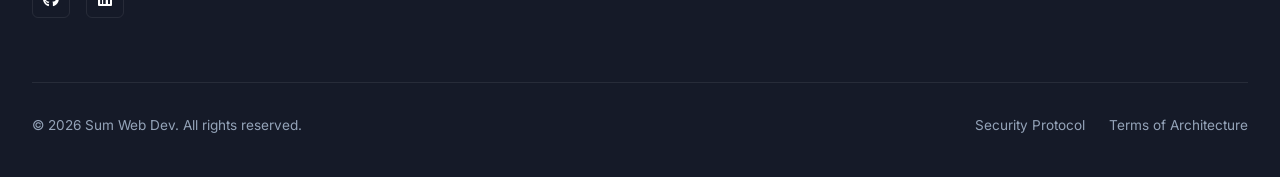
<file: case-profiles/index.html>
<!DOCTYPE html>
<html lang="en" data-theme="dark">
<head>
    <meta charset="UTF-8">
    <meta name="viewport" content="width=device-width, initial-scale=1.0">
    <title>Case Profiles & Portfolio | Sum Web Dev</title>
    <meta name="description" content="In-depth analysis of high-performance technical builds, interactive marketplaces, and clean SaaS architecture integrations.">
    
    <!-- Design Assets -->
    <link rel="stylesheet" href="https://cdnjs.cloudflare.com/ajax/libs/font-awesome/6.4.0/css/all.min.css">
    <link href="https://fonts.googleapis.com/css2?family=Inter:wght=400;500;600;700;800;900&display=swap" rel="stylesheet">
    
    <style>
        /* ==========================================================================
           1. Premium Theme Tokens & Root Variables
           ========================================================================== */
        :root[data-theme="dark"] {
            --bg-main: #0B0F19;
            --bg-card: #151A28;
            --accent-primary: #6C63FF;
            --accent-neon: #00D4FF;
            --text-pure: #FFFFFF;
            --text-muted: #94A3B8;
            --border-glass: rgba(255, 255, 255, 0.08);
            --glass-grad: linear-gradient(135deg, rgba(21, 26, 40, 0.7) 0%, rgba(11, 15, 25, 0.8) 100%);
            --header-bg: rgba(11, 15, 25, 0.85);
            --filter-active: rgba(0, 212, 255, 0.15);
        }

        :root[data-theme="light"] {
            --bg-main: #F8FAFC;
            --bg-card: #FFFFFF;
            --accent-primary: #4F46E5;
            --accent-neon: #0EA5E9;
            --text-pure: #0F172A;
            --text-muted: #64748B;
            --border-glass: rgba(15, 23, 42, 0.08);
            --glass-grad: linear-gradient(135deg, rgba(255, 255, 255, 0.9) 0%, rgba(241, 245, 249, 0.9) 100%);
            --header-bg: rgba(248, 250, 252, 0.9);
            --filter-active: rgba(14, 165, 233, 0.1);
        }

        * { box-sizing: border-box; margin: 0; padding: 0; scroll-behavior: smooth; }

        body {
            background-color: var(--bg-main);
            color: var(--text-pure);
            font-family: 'Inter', sans-serif;
            overflow-x: hidden;
            line-height: 1.6;
            transition: background-color 0.3s ease, color 0.3s ease;
        }

        body.menu-open { overflow: hidden; }

        .scroll-progress {
            position: fixed; top: 0; left: 0; width: 0%; height: 3px;
            background: linear-gradient(90deg, var(--accent-primary), var(--accent-neon));
            z-index: 9999;
        }

        /* ==========================================================================
           2. Header & Navigation Ecosystem
           ========================================================================== */
        .main-header {
            position: fixed; top: 0; left: 0; width: 100%; height: 80px;
            background: var(--header-bg); backdrop-filter: blur(12px);
            -webkit-backdrop-filter: blur(12px);
            border-bottom: 1px solid var(--border-glass); z-index: 1000;
            display: flex; align-items: center; transition: background 0.3s ease;
        }
        .nav-container {
            width: 100%; max-width: 1400px; margin: 0 auto; padding: 0 2rem;
            display: flex; justify-content: space-between; align-items: center;
        }
        
        .logo {
            display: flex; align-items: center; gap: 0.75rem;
            font-weight: 900; font-size: 1.5rem; color: var(--text-pure); text-decoration: none; letter-spacing: -1px;
            z-index: 1010;
        }
        .logo svg { width: 32px; height: 32px; fill: none; stroke: var(--accent-primary); stroke-width: 2.5; }
        .logo span { color: var(--accent-neon); }

        .nav-controls-wrapper { display: flex; align-items: center; gap: 1.25rem; z-index: 1010; }
        .nav-links { display: flex; align-items: center; gap: 2rem; }
        
        .nav-item {
            color: var(--text-muted); text-decoration: none; font-weight: 500; font-size: 0.95rem;
            transition: color 0.2s ease; position: relative;
        }
        .nav-item:hover, .nav-item.active { color: var(--text-pure); }
        .nav-item.active::after {
            content: ''; position: absolute; bottom: -6px; left: 0; width: 100%; height: 2px;
            background: var(--accent-neon); border-radius: 2px;
        }
        
        .utility-btn {
            background: transparent; border: 1px solid var(--border-glass); color: var(--text-pure);
            padding: 0.5rem; border-radius: 6px; cursor: pointer; display: flex; align-items: center; justify-content: center; width: 38px; height: 38px;
            transition: all 0.2s ease;
        }
        .utility-btn:hover { border-color: var(--accent-primary); }

        .lang-select {
            background: var(--bg-card); border: 1px solid var(--border-glass); color: var(--text-pure);
            padding: 0.4rem 0.5rem; border-radius: 6px; font-family: inherit; font-size: 0.85rem; font-weight: 600; cursor: pointer; outline: none;
            transition: all 0.2s ease; height: 38px;
        }
        .lang-select:focus { border-color: var(--accent-primary); }

        .mobile-toggle {
            display: none; background: transparent; border: 1px solid var(--border-glass); 
            color: var(--text-pure); cursor: pointer; width: 38px; height: 38px;
            border-radius: 6px; align-items: center; justify-content: center; transition: all 0.2s ease;
            flex-direction: column; gap: 4px; padding: 0; z-index: 1010;
        }
        .mobile-toggle span {
            display: block; width: 18px; height: 2px; background-color: var(--text-pure);
            transition: transform 0.3s cubic-bezier(0.16, 1, 0.3, 1), opacity 0.3s ease;
        }
        .mobile-toggle:hover { border-color: var(--accent-primary); }
        
        .mobile-toggle.active span:nth-child(1) { transform: translateY(6px) rotate(45deg); }
        .mobile-toggle.active span:nth-child(2) { opacity: 0; width: 0; }
        .mobile-toggle.active span:nth-child(3) { transform: translateY(-6px) rotate(-45deg); }

        /* ==========================================================================
           3. Case Profiles Core Page Layout
           ========================================================================== */
        .case-hero {
            padding: 160px 2rem 4rem;
            position: relative;
            overflow: hidden;
            text-align: center;
        }
        .glow-orb { position: absolute; border-radius: 50%; filter: blur(140px); opacity: 0.12; z-index: 0; }
        .orb-1 { top: 10%; right: 15%; width: 450px; height: 450px; background: var(--accent-primary); }
        .orb-2 { bottom: 15%; left: 10%; width: 400px; height: 400px; background: var(--accent-neon); }

        .case-hero-content { position: relative; z-index: 1; max-width: 900px; margin: 0 auto; }
        .case-title { font-size: 3.8rem; font-weight: 900; letter-spacing: -2px; line-height: 1.1; margin-bottom: 1.5rem; }
        .case-title span { background: linear-gradient(135deg, var(--text-pure) 30%, var(--accent-primary) 100%); -webkit-background-clip: text; -webkit-text-fill-color: transparent; }
        .case-subtext { font-size: 1.25rem; color: var(--text-muted); }

        .case-container { max-width: 1400px; margin: 0 auto; padding: 0 2rem 8rem; position: relative; z-index: 2; }

        /* Interactive Filter Engine Strip */
        .filter-wrapper {
            display: flex; justify-content: center; gap: 1rem; margin-bottom: 4rem; flex-wrap: wrap;
        }
        .filter-btn {
            background: transparent; border: 1px solid var(--border-glass); color: var(--text-muted);
            padding: 0.6rem 1.5rem; border-radius: 30px; font-weight: 600; font-size: 0.9rem; cursor: pointer;
            transition: all 0.25s cubic-bezier(0.16, 1, 0.3, 1);
        }
        .filter-btn:hover { border-color: var(--accent-primary); color: var(--text-pure); }
        .filter-btn.active {
            background: var(--filter-active); border-color: var(--accent-neon); color: var(--text-pure);
            box-shadow: 0 4px 12px rgba(0, 212, 255, 0.1);
        }

        /* Portfolio Cards Grid Matrix */
        .case-grid {
            display: grid; grid-template-columns: repeat(auto-fit, minmax(400px, 1fr)); gap: 3rem;
            transition: opacity 0.3s ease;
        }
        
        .case-card {
            background: var(--glass-grad); border: 1px solid var(--border-glass); border-radius: 12px;
            overflow: hidden; backdrop-filter: blur(10px); -webkit-backdrop-filter: blur(10px);
            display: flex; flex-direction: column; transition: border-color 0.2s ease, transform 0.3s cubic-bezier(0.16, 1, 0.3, 1);
        }
        .case-card:hover { transform: translateY(-6px); border-color: rgba(108, 99, 255, 0.3); }
        
        .case-card-body { padding: 3rem 2.5rem; display: flex; flex-direction: column; flex-grow: 1; }
        
        .case-tag-wrapper { display: flex; gap: 0.5rem; margin-bottom: 1.5rem; }
        .case-tag {
            font-size: 0.75rem; text-transform: uppercase; letter-spacing: 0.5px; font-weight: 700;
            color: var(--accent-neon); background: rgba(0, 212, 255, 0.08); padding: 0.2rem 0.6rem; border-radius: 4px;
        }
        
        .case-card h3 { font-size: 1.6rem; font-weight: 800; margin-bottom: 1rem; letter-spacing: -0.5px; line-height: 1.2; }
        .case-card p { color: var(--text-muted); font-size: 0.95rem; margin-bottom: 2rem; flex-grow: 1; }
        
        .case-tech-strip {
            display: flex; gap: 1rem; border-top: 1px solid var(--border-glass); padding-top: 1.5rem;
            color: var(--text-muted); font-size: 0.85rem; font-family: monospace;
        }
        .case-tech-strip span { display: flex; align-items: center; gap: 0.4rem; }

        /* ==========================================================================
           4. Global Corporate Structural Footer
           ========================================================================== */
        .main-footer { background: var(--bg-card); border-top: 1px solid var(--border-glass); padding: 5rem 2rem 2.5rem; color: var(--text-muted); position: relative; z-index: 2; }
        .footer-grid { max-width: 1400px; margin: 0 auto; display: grid; grid-template-columns: 1.5fr repeat(3, 1fr); gap: 4rem; margin-bottom: 4rem; }
        .footer-brand p { margin-top: 1rem; max-width: 320px; font-size: 0.95rem; }
        .footer-col h4 { color: var(--text-pure); font-size: 1rem; font-weight: 700; margin-bottom: 1.5rem; text-transform: uppercase; letter-spacing: 0.5px; }
        .footer-col ul { list-style: none; display: flex; flex-direction: column; gap: 0.75rem; }
        .footer-col ul a { color: var(--text-muted); text-decoration: none; font-size: 0.95rem; transition: color 0.2s ease; }
        .footer-col ul a:hover { color: var(--text-pure); }
        
        .footer-social-row { display: flex; gap: 1rem; margin-top: 1.5rem; }
        .social-link-icon {
            display: inline-flex; align-items: center; justify-content: center; width: 38px; height: 38px;
            border-radius: 6px; border: 1px solid var(--border-glass); color: var(--text-pure); text-decoration: none; transition: background 0.2s ease;
        }
        .social-link-icon:hover { background: var(--accent-primary); color: #FFF; }

        .footer-bottom { max-width: 1400px; margin: 0 auto; border-top: 1px solid var(--border-glass); padding-top: 2rem; display: flex; justify-content: space-between; align-items: center; font-size: 0.85rem; }
        .footer-legal-links { display: flex; gap: 1.5rem; }
        .footer-legal-links a { color: var(--text-muted); text-decoration: none; transition: color 0.2s ease; }
        .footer-legal-links a:hover { color: var(--text-pure); }

        .back-to-top {
            position: fixed; bottom: 2rem; right: 2rem; background: var(--accent-primary); color: #FFF;
            border: none; width: 50px; height: 50px; border-radius: 50%; cursor: pointer; display: none; align-items: center; justify-content: center; box-shadow: 0 5px 15px rgba(0,0,0,0.2); z-index: 500; transition: all 0.2s ease;
        }

        /* ==========================================================================
           5. Responsive Breakpoints Engine & Fluid Side Menu Drawer
           ========================================================================== */
        @media(max-width: 1024px) {
            .case-title { font-size: 3rem; }
            .case-grid { grid-template-columns: repeat(auto-fit, minmax(320px, 1fr)); gap: 2rem; }
            .footer-grid { grid-template-columns: 1fr 1fr; gap: 3rem; }
        }

        @media(max-width: 768px) {
            .mobile-toggle { display: flex; }
            .nav-controls-wrapper { position: relative; }

            .nav-links {
                display: flex; flex-direction: column; position: fixed; top: 0; right: -100%; width: 100%;
                max-width: 300px; height: 100vh; background: rgba(21, 26, 40, 0.96); backdrop-filter: blur(20px);
                -webkit-backdrop-filter: blur(20px); border-left: 1px solid var(--border-glass); padding: 120px 2rem 2rem;
                gap: 2rem; align-items: flex-start; transition: right 0.4s cubic-bezier(0.16, 1, 0.3, 1);
                box-shadow: -20px 0 40px rgba(0,0,0,0.4); z-index: 1005;
            }
            .nav-links.active { right: 0; }

            .nav-links .nav-item {
                font-size: 1.25rem; font-weight: 600; opacity: 0; transform: translateX(15px);
                transition: opacity 0.35s ease, transform 0.35s cubic-bezier(0.16, 1, 0.3, 1);
            }
            .nav-links.active .nav-item { opacity: 1; transform: translateX(0); }
            .nav-links.active .nav-item:nth-child(1) { transition-delay: 0.05s; }
            .nav-links.active .nav-item:nth-child(2) { transition-delay: 0.1s; }
            .nav-links.active .nav-item:nth-child(3) { transition-delay: 0.15s; }
            .nav-links.active .nav-item:nth-child(4) { transition-delay: 0.2s; }

            .case-hero { padding-top: 130px; }
            .case-grid { grid-template-columns: 1fr; }
            .filter-wrapper { gap: 0.5rem; }
            .footer-grid { grid-template-columns: 1fr; }
            .footer-bottom { flex-direction: column; gap: 1.5rem; text-align: center; }
        }
    </style>
</head>
<body>

    <div class="scroll-progress" id="scrollBar"></div>

    <!-- Global Corporate Header -->
    <header class="main-header">
        <div class="nav-container">
            <a href="../" class="logo">
                <svg viewBox="0 0 32 32">
                    <path d="M6 22L16 6L26 22H6Z" />
                </svg>
                SUM<span>WEBDEV</span>
            </a>
            
            <nav class="nav-links" id="menuPanel">
                <a href="../" class="nav-item" data-i18n="nav_home">Home</a>
                <a href="../services/" class="nav-item" data-i18n="nav_services">Services</a>
                <a href="../pricing/" class="nav-item" data-i18n="nav_pricing">Pricing</a>
                <a href="../portfolio/" class="nav-item active" data-i18n="nav_portfolio">Portfolio</a>
                <a href="../booking/" class="nav-item" data-i18n="nav_book">Book Strategy</a>
            </nav>

            <div class="nav-controls-wrapper">
                <select id="langSwitch" class="lang-select" aria-label="Select Language">
                    <option value="en">EN</option>
                    <option value="nl">NL</option>
                    <option value="fr">FR</option>
                    <option value="pt">PT</option>
                    <option value="es">ES</option>
                    <option value="it">IT</option>
                    <option value="ne">NE</option>
                    <option value="de">DE</option>
                </select>
                
                <button class="utility-btn" id="themeToggler" aria-label="Toggle Theme">
                    <i class="fa-solid fa-moon"></i>
                </button>
                
                <button class="mobile-toggle" id="hamburgerMenu" aria-label="Toggle Menu">
                    <span></span>
                    <span></span>
                    <span></span>
                </button>
            </div>
        </div>
    </header>

    <!-- Case Profiles Hero Block -->
    <section class="case-hero">
        <div class="glow-orb orb-1"></div>
        <div class="glow-orb orb-2"></div>
        <div class="case-hero-content">
            <h1 class="case-title" data-i18n="hero_title">Case <span>Profiles</span></h1>
            <p class="case-subtext" data-i18n="hero_subtext">Deep-dives into production architectures, functional folder-based web engines, and scalable multi-tenant SaaS integration ecosystems.</p>
        </div>
    </section>

    <!-- Interactive Portfolio Section -->
    <section class="case-container">
        
        <!-- Interactive Card Categorization Filter -->
        <div class="filter-wrapper">
            <button class="filter-btn active" data-filter="all" data-i18n="filter_all">All Ecosystems</button>
            <button class="filter-btn" data-filter="saas" data-i18n="filter_saas">SaaS Engine</button>
            <button class="filter-btn" data-filter="marketplace" data-i18n="filter_marketplace">Marketplaces</button>
            <button class="filter-btn" data-filter="infrastructure" data-i18n="filter_infrastructure">Infrastructure</button>
        </div>

        <!-- Portfolio Structural Display Matrix -->
        <div class="case-grid" id="portfolioMatrix">
            
            <!-- Card 1: Audiory Hub Case -->
            <div class="case-card" data-category="marketplace">
                <div class="case-card-body">
                    <div class="case-tag-wrapper">
                        <span class="case-tag" data-i18n="tag_marketplace">Marketplace</span>
                        <span class="case-tag" data-i18n="tag_audio">Audio Processing</span>
                    </div>
                    <h3 data-i18n="card1_title">Audiory Producer Marketplace Hub</h3>
                    <p data-i18n="card1_desc">Designed a highly complex release submission pipeline capable of handling multi-part track metadata, algorithmic challenges, and transparent royalty splits for sound producers.</p>
                    <div class="case-tech-strip">
                        <span><i class="fa-brands fa-react"></i> Next.js</span>
                        <span><i class="fa-solid fa-database"></i> Supabase</span>
                        <span><i class="fa-solid fa-bolt"></i> AWS</span>
                    </div>
                </div>
            </div>

            <!-- Card 2: Shamba Fest Case -->
            <div class="case-card" data-category="marketplace">
                <div class="case-card-body">
                    <div class="case-tag-wrapper">
                        <span class="case-tag" data-i18n="tag_marketplace">Marketplace</span>
                        <span class="case-tag" data-i18n="tag_event">Event Booking</span>
                    </div>
                    <h3 data-i18n="card2_title">Shamba Fest Ticketing Platform</h3>
                    <p data-i18n="card2_desc">Transitioned from standard landing frameworks into a robust multi-page marketplace featuring strict folder-based routing, holiday packages, security signups, and scalable content directories.</p>
                    <div class="case-tech-strip">
                        <span><i class="fa-brands fa-node-js"></i> Node.js</span>
                        <span><i class="fa-solid fa-folder-open"></i> Routing</span>
                        <span><i class="fa-solid fa-fire"></i> Firebase</span>
                    </div>
                </div>
            </div>

            <!-- Card 3: SaaS Diagnostics Case -->
            <div class="case-card" data-category="saas">
                <div class="case-card-body">
                    <div class="case-tag-wrapper">
                        <span class="case-tag" data-i18n="tag_saas">SaaS Engine</span>
                        <span class="case-tag" data-i18n="tag_diagnostics">Diagnostics</span>
                    </div>
                    <h3 data-i18n="card3_title">Enterprise Automated Audit Matrix</h3>
                    <p data-i18n="card3_desc">Constructed interactive web vitals monitoring stations with immediate data layer calculations and responsive fluid layouts configured for multi-device deployment.</p>
                    <div class="case-tech-strip">
                        <span><i class="fa-brands fa-js"></i> Vanilla JS</span>
                        <span><i class="fa-solid fa-chart-pie"></i> Vitals API</span>
                        <span><i class="fa-solid fa-layer-group"></i> Tailwind CSS</span>
                    </div>
                </div>
            </div>

            <!-- Card 4: Network Isolation Case -->
            <div class="case-card" data-category="infrastructure">
                <div class="case-card-body">
                    <div class="case-tag-wrapper">
                        <span class="case-tag" data-i18n="tag_infrastructure">Infrastructure</span>
                        <span class="case-tag" data-i18n="tag_security">Security</span>
                    </div>
                    <h3 data-i18n="card4_title">Edge Proxy Distribution</h3>
                    <p data-i18n="card4_desc">Configured high-performance edge isolation models to cache heavy application data payloads and streamline transmission speeds across globally disparate server hubs.</p>
                    <div class="case-tech-strip">
                        <span><i class="fa-solid fa-network-wired"></i> Proxies</span>
                        <span><i class="fa-solid fa-shield-halved"></i> Guarding</span>
                        <span><i class="fa-solid fa-cloud"></i> CloudFront</span>
                    </div>
                </div>
            </div>

        </div>

    </section>

    <!-- Global Corporate Architectural Footer -->
    <footer class="main-footer">
        <div class="footer-grid">
            <div class="footer-brand">
                <a href="../" class="logo">
                    <svg viewBox="0 0 32 32">
                        <path d="M6 22L16 6L26 22H6Z" />
                    </svg>
                    SUM<span>WEBDEV</span>
                </a>
                <p data-i18n="footer_brand_desc">Architecting next-generation digital performance tools and custom full-stack solutions.</p>
                <div class="footer-social-row">
                    <a href="#" class="social-link-icon"><i class="fa-brands fa-github"></i></a>
                    <a href="#" class="social-link-icon"><i class="fa-brands fa-linkedin"></i></a>
                </div>
            </div>
            <div class="footer-col">
                <h4 data-i18n="footer_col1_title">Engine Structures</h4>
                <ul>
                    <li><a href="../web-frameworks/" data-i18n="footer_link_1">Web Frameworks</a></li>
                    <li><a href="../saas-ecosystems/" data-i18n="footer_link_2">SaaS Ecosystems</a></li>
                    <li><a href="../database-Integration/" data-i18n="footer_link_3">Database Integration</a></li>
                </ul>
            </div>
            <div class="footer-col">
                <h4 data-i18n="footer_col2_title">Resources</h4>
                <ul>
                    <li><a href="./" data-i18n="footer_link_4">Case Profiles</a></li>
                    <li><a href="../system-diagnostics/" data-i18n="footer_link_5">System Diagnostics</a></li>
                </ul>
            </div>
            <div class="footer-col">
                <h4 data-i18n="footer_col3_title">Corporate</h4>
                <ul>
                    <li><a href="../booking/" data-i18n="footer_link_6">Secure Booking</a></li>
                    <li><a href="../network-framework/" data-i18n="footer_link_7">Network Framework</a></li>
                </ul>
            </div>
        </div>
        <div class="footer-bottom">
            <p data-i18n="footer_copyright">&copy; 2026 Sum Web Dev. All rights reserved.</p>
            <div class="footer-legal-links">
                <a href="../security-protocol/" data-i18n="footer_link_8">Security Protocol</a>
                <a href="../terms-of-architecture/" data-i18n="footer_link_9">Terms of Architecture</a>
            </div>
        </div>
    </footer>

    <button class="back-to-top" id="scrollTopBtn" aria-label="Scroll to top">
        <i class="fa-solid fa-arrow-up"></i>
    </button>

    <!-- Engine Control Logic Script Blocks -->
    <script>
        // --- Multilingual Translations Store ---
        const translations = {
            en: {
                nav_home: "Home",
                nav_services: "Services",
                nav_pricing: "Pricing",
                nav_portfolio: "Portfolio",
                nav_book: "Book Strategy",
                hero_title: 'Case <span>Profiles</span>',
                hero_subtext: "Deep-dives into production architectures, functional folder-based web engines, and scalable multi-tenant SaaS integration ecosystems.",
                filter_all: "All Ecosystems",
                filter_saas: "SaaS Engine",
                filter_marketplace: "Marketplaces",
                filter_infrastructure: "Infrastructure",
                tag_marketplace: "Marketplace",
                tag_audio: "Audio Processing",
                tag_event: "Event Booking",
                tag_saas: "SaaS Engine",
                tag_diagnostics: "Diagnostics",
                tag_infrastructure: "Infrastructure",
                tag_security: "Security",
                card1_title: "Audiory Producer Marketplace Hub",
                card1_desc: "Designed a highly complex release submission pipeline capable of handling multi-part track metadata, algorithmic challenges, and transparent royalty splits for sound producers.",
                card2_title: "Shamba Fest Ticketing Platform",
                card2_desc: "Transitioned from standard landing frameworks into a robust multi-page marketplace featuring strict folder-based routing, holiday packages, security signups, and scalable content directories.",
                card3_title: "Enterprise Automated Audit Matrix",
                card3_desc: "Constructed interactive web vitals monitoring stations with immediate data layer calculations and responsive fluid layouts configured for multi-device deployment.",
                card4_title: "Edge Proxy Distribution",
                card4_desc: "Configured high-performance edge isolation models to cache heavy application data payloads and streamline transmission speeds across globally disparate server hubs.",
                footer_brand_desc: "Architecting next-generation digital performance tools and custom full-stack solutions.",
                footer_col1_title: "Engine Structures",
                footer_col2_title: "Resources",
                footer_col3_title: "Corporate",
                footer_link_1: "Web Frameworks",
                footer_link_2: "SaaS Ecosystems",
                footer_link_3: "Database Integration",
                footer_link_4: "Case Profiles",
                footer_link_5: "System Diagnostics",
                footer_link_6: "Secure Booking",
                footer_link_7: "Network Framework",
                footer_copyright: "© 2026 Sum Web Dev. All rights reserved.",
                footer_link_8: "Security Protocol",
                footer_link_9: "Terms of Architecture"
            },
            nl: {
                nav_home: "Home",
                nav_services: "Diensten",
                nav_pricing: "Prijzen",
                nav_portfolio: "Portfolio",
                nav_book: "Boek Strategie",
                hero_title: 'Casus <span>Profielen</span>',
                hero_subtext: "Diepgaande analyses van productie-architecturen, functionele web-engines en schaalbare SaaS-integratie-ecosystemen.",
                filter_all: "Alle Ecosystemen",
                filter_saas: "SaaS-Engine",
                filter_marketplace: "Marktplaatsen",
                filter_infrastructure: "Infrastructuur",
                tag_marketplace: "Marktplaats",
                tag_audio: "Audioverwerking",
                tag_event: "Evenementenboekingen",
                tag_saas: "SaaS-Engine",
                tag_diagnostics: "Diagnostiek",
                tag_infrastructure: "Infrastructuur",
                tag_security: "Beveiliging",
                card1_title: "Audiory Producer Marktplaats Hub",
                card1_desc: "Ontwikkeling van een complex inzendingssysteem voor releases dat trackmetadata, algoritmische uitdagingen en transparante royalty-verdelingen verwerkt.",
                card2_title: "Shamba Fest Ticketplatform",
                card2_desc: "Getransformeerd naar een robuuste marktplaats met meerdere pagina's, mapgebaseerde routing, beveiligde registraties en schaalbare inhoud.",
                card3_title: "Enterprise Geautomatiseerde Audit Matrix",
                card3_desc: "Geavanceerde monitoringstations voor webprestaties gebouwd met directe datalaagberekeningen en responsieve lay-outs.",
                card4_title: "Edge Proxy Distributie",
                card4_desc: "Hoogwaardige isolatiemodellen geconfigureerd om zware applicatiedata te cachen en overdrachtssnelheden te optimaliseren.",
                footer_brand_desc: "Ontwikkeling van next-gen digitale prestatietools en full-stack oplossingen.",
                footer_col1_title: "Engine Structuren",
                footer_col2_title: "Bronmateriaal",
                footer_col3_title: "Corporate",
                footer_link_1: "Web Frameworks",
                footer_link_2: "SaaS Ecosystemen",
                footer_link_3: "Database Integratie",
                footer_link_4: "Casus Profielen",
                footer_link_5: "Systeemdiagnostiek",
                footer_link_6: "Veilig Boeken",
                footer_link_7: "Netwerk Framework",
                footer_copyright: "© 2026 Sum Web Dev. Alle rechten voorbehouden.",
                footer_link_8: "Beveiligingsprotocol",
                footer_link_9: "Architectuurvoorwaarden"
            },
            fr: {
                nav_home: "Accueil",
                nav_services: "Services",
                nav_pricing: "Tarifs",
                nav_portfolio: "Portfolio",
                nav_book: "Réserver une Stratégie",
                hero_title: 'Profils de <span>Cas</span>',
                hero_subtext: "Analyses approfondies d'architectures de production, de moteurs web fonctionnels et d'écosystèmes SaaS évolutifs.",
                filter_all: "Tous les Écosystèmes",
                filter_saas: "Moteur SaaS",
                filter_marketplace: "Marchés",
                filter_infrastructure: "Infrastructure",
                tag_marketplace: "Marché",
                tag_audio: "Traitement Audio",
                tag_event: "Réservation d'Événements",
                tag_saas: "Moteur SaaS",
                tag_diagnostics: "Diagnostics",
                tag_infrastructure: "Infrastructure",
                tag_security: "Sécurité",
                card1_title: "Hub du Marché des Producteurs Audiory",
                card1_desc: "Conception d'un pipeline de soumission complexe gérant les métadonnées de pistes, les défis algorithmiques et la répartition transparente des redevances.",
                card2_title: "Plateforme de Billetterie Shamba Fest",
                card2_desc: "Transition vers une plateforme multi-pages robuste dotée d'un routage strict par dossiers, de forfaits vacances et de répertoires évolutifs.",
                card3_title: "Matrice d'Audit Automatisée d'Entreprise",
                card3_desc: "Construction de stations de surveillance des performances web avec calculs immédiats de la couche de données et mises en page fluides.",
                card4_title: "Distribution Proxy Edge",
                card4_desc: "Configuration de modèles d'isolation haute performance pour mettre en cache les données lourdes et optimiser les vitesses de transmission.",
                footer_brand_desc: "Architecte d'outils de performance numérique de nouvelle génération et de solutions full-stack personnalisées.",
                footer_col1_title: "Structures Moteur",
                footer_col2_title: "Ressources",
                footer_col3_title: "Entreprise",
                footer_link_1: "Frameworks Web",
                footer_link_2: "Écosystèmes SaaS",
                footer_link_3: "Intégration de Bases de Données",
                footer_link_4: "Profils de Cas",
                footer_link_5: "Diagnostics Système",
                footer_link_6: "Réservation Sécurisée",
                footer_link_7: "Cadre Réseau",
                footer_copyright: "© 2026 Sum Web Dev. Tous droits réservés.",
                footer_link_8: "Protocole de Sécurité",
                footer_link_9: "Conditions d'Architecture"
            },
            pt: {
                nav_home: "Início",
                nav_services: "Serviços",
                nav_pricing: "Preços",
                nav_portfolio: "Portfólio",
                nav_book: "Agendar Estratégia",
                hero_title: 'Perfis de <span>Casos</span>',
                hero_subtext: "Análises aprofundadas de arquiteturas de produção, motores web funcionais e ecossistemas SaaS escaláveis.",
                filter_all: "Todos os Ecossistemas",
                filter_saas: "Motor SaaS",
                filter_marketplace: "Marketplaces",
                filter_infrastructure: "Infraestrutura",
                tag_marketplace: "Marketplace",
                tag_audio: "Processamento de Áudio",
                tag_event: "Reserva de Eventos",
                tag_saas: "Motor SaaS",
                tag_diagnostics: "Diagnósticos",
                tag_infrastructure: "Infraestrutura",
                tag_security: "Segurança",
                card1_title: "Hub de Marketplace de Produtores Audiory",
                card1_desc: "Desenvolvimento de um fluxo complexo de envio de faixas, lidando com metadados, desafios algorítmicos e divisão transparente de royalties.",
                card2_title: "Plataforma de Ingressos Shamba Fest",
                card2_desc: "Transição para um marketplace robusto de várias páginas com roteamento baseado em pastas, pacotes de férias e cadastros seguros.",
                card3_title: "Matriz de Auditoria Automatizada Empresarial",
                card3_desc: "Construção de estações de monitoramento de métricas web com cálculos imediatos em camada de dados e layouts responsivos.",
                card4_title: "Distribuição de Proxies de Borda",
                card4_desc: "Configuração de modelos de isolamento de alta performance para armazenar dados em cache e otimizar a velocidade de transmissão.",
                footer_brand_desc: "Arquitetura de ferramentas de alta performance digital e soluções full-stack personalizadas.",
                footer_col1_title: "Estruturas de Motores",
                footer_col2_title: "Recursos",
                footer_col3_title: "Corporativo",
                footer_link_1: "Frameworks Web",
                footer_link_2: "Ecossistemas SaaS",
                footer_link_3: "Integração de Banco de Dados",
                footer_link_4: "Perfis de Casos",
                footer_link_5: "Diagnósticos de Sistema",
                footer_link_6: "Agendamento Seguro",
                footer_link_7: "Estrutura de Rede",
                footer_copyright: "© 2026 Sum Web Dev. Todos os direitos reservados.",
                footer_link_8: "Protocolo de Segurança",
                footer_link_9: "Termos de Arquitetura"
            },
            es: {
                nav_home: "Inicio",
                nav_services: "Servicios",
                nav_pricing: "Precios",
                nav_portfolio: "Portafolio",
                nav_book: "Reservar Estrategia",
                hero_title: 'Perfiles de <span>Casos</span>',
                hero_subtext: "Análisis profundos de arquitecturas de producción, motores web funcionales y ecosistemas de integración SaaS escalables.",
                filter_all: "Todos los Ecosistemas",
                filter_saas: "Motor SaaS",
                filter_marketplace: "Mercados",
                filter_infrastructure: "Infraestructura",
                tag_marketplace: "Mercado",
                tag_audio: "Procesamiento de Audio",
                tag_event: "Reserva de Eventos",
                tag_saas: "Motor SaaS",
                tag_diagnostics: "Diagnósticos",
                tag_infrastructure: "Infraestructura",
                tag_security: "Seguridad",
                card1_title: "Hub de Mercado para Productores Audiory",
                card1_desc: "Diseño de un canal de publicación complejo para gestionar metadatos, desafíos algorítmicos y repartos transparentes de regalías.",
                card2_title: "Plataforma de Entradas Shamba Fest",
                card2_desc: "Transición a un mercado multipágina robusto con enrutamiento basado en carpetas, paquetes vacacionales y registros seguros.",
                card3_title: "Matriz de Auditoría Automatizada Empresarial",
                card3_desc: "Estaciones de monitoreo de rendimiento web interactivas con cálculos inmediatos en la capa de datos y diseños fluidos.",
                card4_title: "Distribución de Proxies Perimetrales",
                card4_desc: "Modelos de aislamiento perimetral de alto rendimiento para almacenar en caché datos pesados y acelerar las transmisiones.",
                footer_brand_desc: "Diseño de herramientas digitales de rendimiento de nueva generación y soluciones full-stack personalizadas.",
                footer_col1_title: "Estructuras de Motor",
                footer_col2_title: "Recursos",
                footer_col3_title: "Corporativo",
                footer_link_1: "Frameworks Web",
                footer_link_2: "Ecosistemas SaaS",
                footer_link_3: "Integración de Bases de Datos",
                footer_link_4: "Perfiles de Casos",
                footer_link_5: "Diagnósticos de Sistema",
                footer_link_6: "Reserva Segura",
                footer_link_7: "Estructura de Red",
                footer_copyright: "© 2026 Sum Web Dev. Todos los derechos reservados.",
                footer_link_8: "Protocolo de Seguridad",
                footer_link_9: "Términos de Arquitectura"
            },
            it: {
                nav_home: "Home",
                nav_services: "Servizi",
                nav_pricing: "Prezzi",
                nav_portfolio: "Portfolio",
                nav_book: "Prenota Strategia",
                hero_title: 'Profili di <span>Casi</span>',
                hero_subtext: "Analisi approfondite di architetture di produzione, motori web funzionali ed ecosistemi SaaS scalabili.",
                filter_all: "Tutti gli Ecosistemi",
                filter_saas: "Motore SaaS",
                filter_marketplace: "Marketplace",
                filter_infrastructure: "Infrastruttura",
                tag_marketplace: "Marketplace",
                tag_audio: "Elaborazione Audio",
                tag_event: "Prenotazione Eventi",
                tag_saas: "Motore SaaS",
                tag_diagnostics: "Diagnostica",
                tag_infrastructure: "Infrastruttura",
                tag_security: "Sicurezza",
                card1_title: "Hub Marketplace Produttori Audiory",
                card1_desc: "Progettazione di un sistema complesso per la gestione dei metadati musicali, sfide algoritmiche e ripartizione trasparente delle royalty.",
                card2_title: "Piattaforma di Biglietteria Shamba Fest",
                card2_desc: "Transizione verso un marketplace multipagina con routing basato su cartelle, pacchetti vacanza e registrazioni sicure.",
                card3_title: "Matrice di Audit Automatizzata Aziendale",
                card3_desc: "Stazioni di monitoraggio delle prestazioni web con calcoli immediati dei dati e layout fluidi e reattivi.",
                card4_title: "Distribuzione Proxy Edge",
                card4_desc: "Modelli di isolamento ad alte prestazioni per memorizzare in cache dati complessi e ottimizzare le velocità di trasmissione.",
                footer_brand_desc: "Architettura di strumenti di prestazione digitale di nuova generazione e soluzioni full-stack personalizzate.",
                footer_col1_title: "Strutture del Motore",
                footer_col2_title: "Risorse",
                footer_col3_title: "Aziendale",
                footer_link_1: "Framework Web",
                footer_link_2: "Ecosistemi SaaS",
                footer_link_3: "Integrazione Database",
                footer_link_4: "Profili di Casi",
                footer_link_5: "Diagnostica di Sistema",
                footer_link_6: "Prenotazione Sicura",
                footer_link_7: "Architettura di Rete",
                footer_copyright: "© 2026 Sum Web Dev. Tutti i diritti riservati.",
                footer_link_8: "Protocollo di Sicurezza",
                footer_link_9: "Termini di Architettura"
            },
            ne: {
                nav_home: "गृहपृष्ठ",
                nav_services: "सेवाहरू",
                nav_pricing: "मूल्य निर्धारण",
                nav_portfolio: "पोर्टफोलियो",
                nav_book: "रणनीति बुक गर्नुहोस्",
                hero_title: 'केस <span>प्रोफाइलहरू</span>',
                hero_subtext: "उत्पादन वास्तुकला, कार्यात्मक वेब इन्जिनहरू, र स्केल गर्न सकिने SaaS एकीकरण प्रणालीहरूको गहन विश्लेषण।",
                filter_all: "सबै प्रणालीहरू",
                filter_saas: "SaaS इन्जिन",
                filter_marketplace: "मार्केटप्लेस",
                filter_infrastructure: "पूर्वाधार",
                tag_marketplace: "मार्केटप्लेस",
                tag_audio: "अडियो प्रशोधन",
                tag_event: "कार्यक्रम बुकिङ",
                tag_saas: "SaaS इन्जिन",
                tag_diagnostics: "निदान",
                tag_infrastructure: "पूर्वाधार",
                tag_security: "सुरक्षा",
                card1_title: "अडियोरी निर्माता मार्केटप्लेस हब",
                card1_desc: "ट्र्याक मेटाडेटा, एल्गोरिदम चुनौतीहरू, र पारदर्शी रोयल्टी विभाजनहरू व्यवस्थापन गर्न सक्षम जटिल प्रणाली ढाँचा।",
                card2_title: "शम्बा फेस्ट टिकटिङ प्लेटफर्म",
                card2_desc: "कडा फोल्डर-आधारित राउटिङ, प्याकेजहरू, र सुरक्षित साइनअपहरू समावेश भएको बहु-पृष्ठ मार्केटप्लेसमा रूपान्तरण।",
                card3_title: "एन्टरप्राइज स्वचालित अडिट म्याट्रिक्स",
                card3_desc: "तत्काल डाटा गणना र उत्तरदायी लेआउटहरूको साथ अन्तरक्रियात्मक वेब प्रदर्शन निगरानी स्टेशनहरू।",
                card4_title: "एज प्रोक्सी वितरण",
                card4_desc: "भारी डाटा पेलोडहरू क्यास गर्न र विश्वव्यापी सर्भर हबहरूमा प्रसारण गति सुधार्न उच्च-प्रदर्शन ढाँचा।",
                footer_brand_desc: "नयाँ पुस्ताको डिजिटल प्रदर्शन उपकरण र कस्टम फुल-स्ट्याक समाधानहरूको निर्माण।",
                footer_col1_title: "इन्जिन संरचना",
                footer_col2_title: "स्रोतहरू",
                footer_col3_title: "कर्पोरेट",
                footer_link_1: "वेब फ्रेमवर्कहरू",
                footer_link_2: "SaaS प्रणालीहरू",
                footer_link_3: "डेटाबेस एकीकरण",
                footer_link_4: "केस प्रोफाइलहरू",
                footer_link_5: "प्रणाली निदान",
                footer_link_6: "सुरक्षित बुकिङ",
                footer_link_7: "नेटवर्क ढाँचा",
                footer_copyright: "© २०२६ Sum Web Dev. सबै अधिकार सुरक्षित।",
                footer_link_8: "सुरक्षा प्रोटोकल",
                footer_link_9: "वास्तुकलाका सर्तहरू"
            },
            de: {
                nav_home: "Startseite",
                nav_services: "Dienste",
                nav_pricing: "Preise",
                nav_portfolio: "Portfolio",
                nav_book: "Strategie Buchen",
                hero_title: 'Fall <span>Profile</span>',
                hero_subtext: "Tiefgreifende Analysen von Produktionsarchitekturen, funktionellen ordnerbasierten Web-Engines und skalierbaren SaaS-Integrationen.",
                filter_all: "Alle Ökosysteme",
                filter_saas: "SaaS-Engine",
                filter_marketplace: "Marktplätze",
                filter_infrastructure: "Infrastruktur",
                tag_marketplace: "Marktplatz",
                tag_audio: "Audioverarbeitung",
                tag_event: "Event-Buchung",
                tag_saas: "SaaS-Engine",
                tag_diagnostics: "Diagnose",
                tag_infrastructure: "Infrastruktur",
                tag_security: "Sicherheit",
                card1_title: "Audiory Produzenten-Marktplatz",
                card1_desc: "Entwicklung einer komplexen Pipeline für Musik-Uploads, Metadaten-Verarbeitung und transparente Lizenzgebühren-Abrechnungen.",
                card2_title: "Shamba Fest Ticket-Plattform",
                card2_desc: "Transformation zu einem robusten mehrseitigen Marktplatz mit ordnerbasiertem Routing, Angeboten und sicherer Registrierung.",
                card3_title: "Automatisierte Audit-Matrix für Unternehmen",
                card3_desc: "Interaktive Web-Vitals-Überwachungsstationen mit sofortigen Datenbankschicht-Berechnungen und flexiblen Layouts.",
                card4_title: "Edge-Proxy-Verteilung",
                card4_desc: "Hochleistungs-Isolationsmodelle zur Zwischenspeicherung großer Datenmengen zur Optimierung weltweiter Übertragungszeiten.",
                footer_brand_desc: "Entwicklung von digitalen Performance-Tools der nächsten Generation und maßgeschneiderten Full-Stack-Lösungen.",
                footer_col1_title: "Engine-Strukturen",
                footer_col2_title: "Ressourcen",
                footer_col3_title: "Unternehmen",
                footer_link_1: "Web Frameworks",
                footer_link_2: "SaaS Ökosysteme",
                footer_link_3: "Datenbank-Integration",
                footer_link_4: "Fall-Profile",
                footer_link_5: "Systemdiagnose",
                footer_link_6: "Sichere Buchung",
                footer_link_7: "Netzwerk-Framework",
                footer_copyright: "© 2026 Sum Web Dev. Alle Rechte vorbehalten.",
                footer_link_8: "Sicherheitsprotokoll",
                footer_link_9: "Architekturbedingungen"
            }
        };

        // --- Translation Application Engine ---
        function applyTranslation(langKey) {
            const langData = translations[langKey] || translations['en'];
            
            document.querySelectorAll('[data-i18n]').forEach(element => {
                const key = element.getAttribute('data-i18n');
                if (langData[key]) {
                    element.innerHTML = langData[key];
                }
            });

            // Persist user selection
            localStorage.setItem('preferredLang', langKey);
        }

        document.addEventListener('DOMContentLoaded', () => {
            
            // --- UI Control Elements Initialization ---
            const hamburgerMenu = document.getElementById('hamburgerMenu');
            const menuPanel = document.getElementById('menuPanel');
            const themeToggler = document.getElementById('themeToggler');
            const langSwitch = document.getElementById('langSwitch');
            const scrollBar = document.getElementById('scrollBar');
            const scrollTopBtn = document.getElementById('scrollTopBtn');
            const htmlRoot = document.documentElement;
            
            // --- Interactive Matrix Filtering System ---
            const filterButtons = document.querySelectorAll('.filter-btn');
            const caseCards = document.querySelectorAll('.case-card');

            filterButtons.forEach(btn => {
                btn.addEventListener('click', () => {
                    // Update active button state
                    filterButtons.forEach(b => b.classList.remove('active'));
                    btn.classList.add('active');

                    const activeCategory = btn.getAttribute('data-filter');

                    // Filter cards
                    caseCards.forEach(card => {
                        const cardCategory = card.getAttribute('data-category');
                        if (activeCategory === 'all' || cardCategory === activeCategory) {
                            card.style.display = 'flex';
                        } else {
                            card.style.display = 'none';
                        }
                    });
                });
            });

            // --- Mobile Drop Drawer Navigation Toggle Rules ---
            hamburgerMenu.addEventListener('click', () => {
                hamburgerMenu.classList.toggle('active');
                menuPanel.classList.toggle('active');
                document.body.classList.toggle('menu-open');
            });

            document.querySelectorAll('.nav-item').forEach(link => {
                link.addEventListener('click', () => {
                    hamburgerMenu.classList.remove('active');
                    menuPanel.classList.remove('active');
                    document.body.classList.remove('menu-open');
                });
            });

            // --- Theme State Toggling Mechanics Engine ---
            const savedTheme = localStorage.getItem('theme') || 'dark';
            htmlRoot.setAttribute('data-theme', savedTheme);
            updateThemeIcon(savedTheme);

            themeToggler.addEventListener('click', () => {
                const currentTheme = htmlRoot.getAttribute('data-theme');
                const targetTheme = currentTheme === 'dark' ? 'light' : 'dark';
                
                htmlRoot.setAttribute('data-theme', targetTheme);
                localStorage.setItem('theme', targetTheme);
                updateThemeIcon(targetTheme);
            });

            function updateThemeIcon(theme) {
                const icon = themeToggler.querySelector('i');
                if (theme === 'dark') {
                    icon.className = 'fa-solid fa-sun';
                } else {
                    icon.className = 'fa-solid fa-moon';
                }
            }

            // --- Scrolling Metrics Analytics & Action Toggles ---
            window.addEventListener('scroll', () => {
                const winScroll = document.body.scrollTop || document.documentElement.scrollTop;
                const height = document.documentElement.scrollHeight - document.documentElement.clientHeight;
                const scrolled = (winScroll / height) * 100;
                scrollBar.style.width = scrolled + '%';

                if (window.scrollY > 400) {
                    scrollTopBtn.style.display = 'flex';
                } else {
                    scrollTopBtn.style.display = 'none';
                }
            });

            scrollTopBtn.addEventListener('click', () => {
                window.scrollTo({ top: 0, behavior: 'smooth' });
            });

            // Language Selector Initialization & Event Listener
            const savedLang = localStorage.getItem('preferredLang') || 'en';
            langSwitch.value = savedLang;
            applyTranslation(savedLang);

            langSwitch.addEventListener('change', (e) => {
                applyTranslation(e.target.value);
            });
        });
    </script>
</body>
</html>
</file>
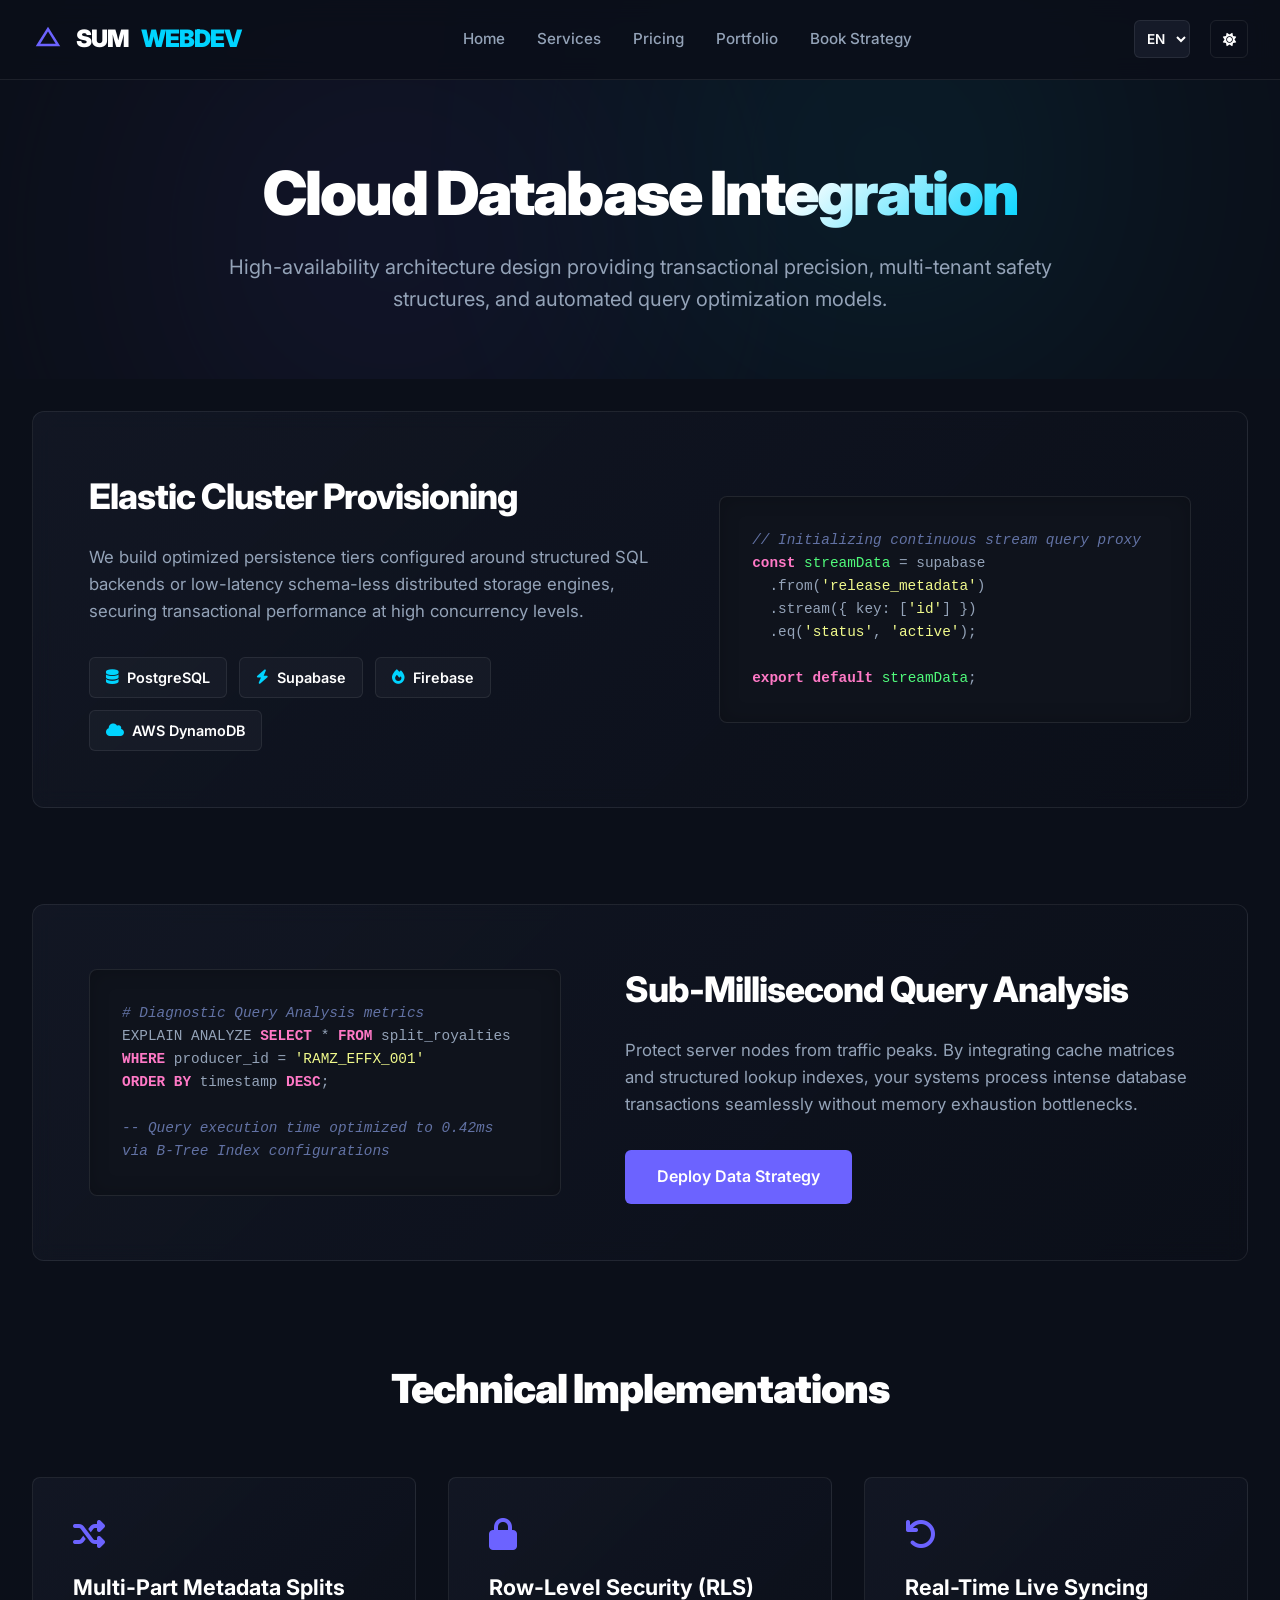
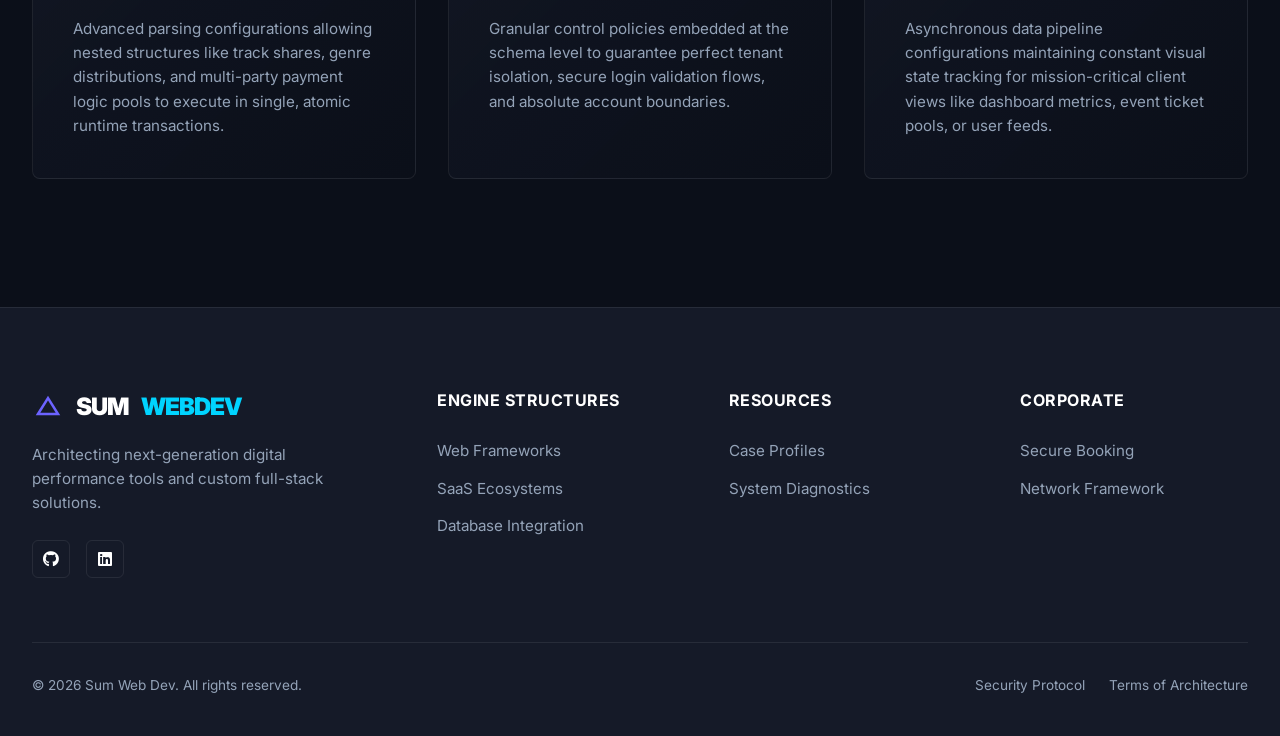
<file: database-Integration/index.html>
<!DOCTYPE html>
<html lang="en" data-theme="dark">
<head>
    <meta charset="UTF-8">
    <meta name="viewport" content="width=device-width, initial-scale=1.0">
    <title>Database Architecture & Integration | Sum Web Dev</title>
    <meta name="description" content="Secure, high-availability database integration services. Architecting robust cloud datastores, caching matrices, and real-time synchronization pipelines.">
    
    <link rel="stylesheet" href="https://cdnjs.cloudflare.com/ajax/libs/font-awesome/6.4.0/css/all.min.css">
    <link href="https://fonts.googleapis.com/css2?family=Inter:wght=400;500;600;700;800;900&display=swap" rel="stylesheet">
    
    <style>
        /* ==========================================================================
           1. Premium Theme Tokens & Root Variables
           ========================================================================== */
        :root[data-theme="dark"] {
            --bg-main: #0B0F19;
            --bg-card: #151A28;
            --accent-primary: #6C63FF;
            --accent-neon: #00D4FF;
            --text-pure: #FFFFFF;
            --text-muted: #94A3B8;
            --border-glass: rgba(255, 255, 255, 0.08);
            --glass-grad: linear-gradient(135deg, rgba(21, 26, 40, 0.7) 0%, rgba(11, 15, 25, 0.8) 100%);
            --header-bg: rgba(11, 15, 25, 0.85);
            --code-bg: #0F131C;
        }

        :root[data-theme="light"] {
            --bg-main: #F8FAFC;
            --bg-card: #FFFFFF;
            --accent-primary: #4F46E5;
            --accent-neon: #0EA5E9;
            --text-pure: #0F172A;
            --text-muted: #64748B;
            --border-glass: rgba(15, 23, 42, 0.08);
            --glass-grad: linear-gradient(135deg, rgba(255, 255, 255, 0.9) 0%, rgba(241, 245, 249, 0.9) 100%);
            --header-bg: rgba(248, 250, 252, 0.9);
            --code-bg: #F1F5F9;
        }

        * { box-sizing: border-box; margin: 0; padding: 0; scroll-behavior: smooth; }

        body {
            background-color: var(--bg-main);
            color: var(--text-pure);
            font-family: 'Inter', sans-serif;
            overflow-x: hidden;
            line-height: 1.6;
            transition: background-color 0.3s ease, color 0.3s ease;
        }

        body.menu-open { overflow: hidden; }

        .scroll-progress {
            position: fixed; top: 0; left: 0; width: 0%; height: 3px;
            background: linear-gradient(90deg, var(--accent-primary), var(--accent-neon));
            z-index: 9999;
        }

        /* ==========================================================================
           2. Header & Navigation Ecosystem
           ========================================================================== */
        .main-header {
            position: fixed; top: 0; left: 0; width: 100%; height: 80px;
            background: var(--header-bg); backdrop-filter: blur(12px);
            -webkit-backdrop-filter: blur(12px);
            border-bottom: 1px solid var(--border-glass); z-index: 1000;
            display: flex; align-items: center; transition: background 0.3s ease;
        }
        .nav-container {
            width: 100%; max-width: 1400px; margin: 0 auto; padding: 0 2rem;
            display: flex; justify-content: space-between; align-items: center;
        }
        
        .logo {
            display: flex; align-items: center; gap: 0.75rem;
            font-weight: 900; font-size: 1.5rem; color: var(--text-pure); text-decoration: none; letter-spacing: -1px;
            z-index: 1010;
        }
        .logo svg { width: 32px; height: 32px; fill: none; stroke: var(--accent-primary); stroke-width: 2.5; }
        .logo span { color: var(--accent-neon); }

        .nav-controls-wrapper { display: flex; align-items: center; gap: 1.25rem; z-index: 1010; }
        .nav-links { display: flex; align-items: center; gap: 2rem; }
        
        .nav-item {
            color: var(--text-muted); text-decoration: none; font-weight: 500; font-size: 0.95rem;
            transition: color 0.2s ease; position: relative;
        }
        .nav-item:hover, .nav-item.active { color: var(--text-pure); }
        .nav-item.active::after {
            content: ''; position: absolute; bottom: -6px; left: 0; width: 100%; height: 2px;
            background: var(--accent-neon); border-radius: 2px;
        }
        
        .utility-btn {
            background: transparent; border: 1px solid var(--border-glass); color: var(--text-pure);
            padding: 0.5rem; border-radius: 6px; cursor: pointer; display: flex; align-items: center; justify-content: center; width: 38px; height: 38px;
            transition: all 0.2s ease;
        }
        .utility-btn:hover { border-color: var(--accent-primary); }

        .lang-select {
            background: var(--bg-card); border: 1px solid var(--border-glass); color: var(--text-pure);
            padding: 0.4rem 0.5rem; border-radius: 6px; font-family: inherit; font-size: 0.85rem; font-weight: 600; cursor: pointer; outline: none;
            transition: all 0.2s ease; height: 38px;
        }
        .lang-select:focus { border-color: var(--accent-primary); }

        .mobile-toggle {
            display: none; background: transparent; border: 1px solid var(--border-glass); 
            color: var(--text-pure); cursor: pointer; width: 38px; height: 38px;
            border-radius: 6px; align-items: center; justify-content: center; transition: all 0.2s ease;
            flex-direction: column; gap: 4px; padding: 0; z-index: 1010;
        }
        .mobile-toggle span {
            display: block; width: 18px; height: 2px; background-color: var(--text-pure);
            transition: transform 0.3s cubic-bezier(0.16, 1, 0.3, 1), opacity 0.3s ease;
        }
        .mobile-toggle:hover { border-color: var(--accent-primary); }
        
        .mobile-toggle.active span:nth-child(1) { transform: translateY(6px) rotate(45deg); }
        .mobile-toggle.active span:nth-child(2) { opacity: 0; width: 0; }
        .mobile-toggle.active span:nth-child(3) { transform: translateY(-6px) rotate(-45deg); }

        /* Button Ecosystem */
        .btn {
            display: inline-flex; align-items: center; gap: 0.75rem; padding: 0.9rem 2rem;
            font-weight: 600; font-size: 1rem; border-radius: 6px; text-decoration: none; transition: all 0.2s ease;
        }
        .btn-primary { background: var(--accent-primary); color: #FFF; border: none; }
        .btn-primary:hover { transform: translateY(-2px); box-shadow: 0 10px 20px rgba(108, 99, 255, 0.25); }

        /* ==========================================================================
           3. Database Integration Specific Layout Modules
           ========================================================================== */
        .db-hero {
            padding: 160px 2rem 4rem;
            position: relative;
            overflow: hidden;
            text-align: center;
        }
        .glow-orb { position: absolute; border-radius: 50%; filter: blur(140px); opacity: 0.12; z-index: 0; }
        .orb-1 { top: 10%; left: 15%; width: 400px; height: 400px; background: var(--accent-primary); }
        .orb-2 { bottom: 5%; right: 15%; width: 400px; height: 400px; background: var(--accent-neon); }

        .db-hero-content { position: relative; z-index: 1; max-width: 900px; margin: 0 auto; }
        .db-title { font-size: 3.8rem; font-weight: 900; letter-spacing: -2px; line-height: 1.1; margin-bottom: 1.5rem; }
        .db-title span { background: linear-gradient(135deg, var(--text-pure) 30%, var(--accent-neon) 100%); -webkit-background-clip: text; -webkit-text-fill-color: transparent; }
        .db-subtext { font-size: 1.25rem; color: var(--text-muted); }

        .db-container { max-width: 1400px; margin: 0 auto; padding: 2rem 2rem 8rem; position: relative; z-index: 2; }
        
        /* Architecture Split Layout */
        .arch-split-row { 
            display: grid; 
            grid-template-columns: 1.2fr 1fr; 
            gap: 4rem; 
            align-items: center; 
            margin-bottom: 6rem;
            background: var(--glass-grad);
            border: 1px solid var(--border-glass);
            padding: 3.5rem;
            border-radius: 12px;
            backdrop-filter: blur(10px); -webkit-backdrop-filter: blur(10px);
        }
        .arch-split-row.reverse { grid-template-columns: 1fr 1.2fr; }

        .arch-text-block h2 { font-size: 2.2rem; font-weight: 800; letter-spacing: -1px; margin-bottom: 1.25rem; }
        .arch-text-block p { color: var(--text-muted); font-size: 1.05rem; margin-bottom: 2rem; }
        
        .provider-badges { display: flex; gap: 0.75rem; flex-wrap: wrap; }
        .provider-tag {
            display: inline-flex; align-items: center; gap: 0.5rem;
            background: rgba(255, 255, 255, 0.03); border: 1px solid var(--border-glass);
            padding: 0.5rem 1rem; border-radius: 6px; font-weight: 600; font-size: 0.9rem;
        }
        .provider-tag i { color: var(--accent-neon); }

        /* Simulated Code Matrix Block */
        .code-display-node {
            background: var(--code-bg); border: 1px solid var(--border-glass);
            border-radius: 8px; padding: 2rem; font-family: 'Courier New', Courier, monospace;
            font-size: 0.9rem; color: var(--text-muted); overflow-x: auto; box-shadow: inset 0 0 20px rgba(0,0,0,0.2);
        }
        .code-display-node text-keyword { color: #FF79C6; font-weight: bold; }
        .code-display-node text-string { color: #F1FA8C; }
        .code-display-node text-comment { color: #6272A4; font-style: italic; }
        .code-display-node text-var { color: #50FA7B; }

        /* Capabilities Grid */
        .capabilities-header { text-align: center; margin-bottom: 3.5rem; }
        .capabilities-header h2 { font-size: 2.5rem; font-weight: 900; letter-spacing: -1px; }
        
        .capabilities-grid { display: grid; grid-template-columns: repeat(auto-fit, minmax(320px, 1fr)); gap: 2rem; }
        .capability-card {
            background: var(--glass-grad); border: 1px solid var(--border-glass); border-radius: 8px;
            padding: 2.5rem; transition: transform 0.3s cubic-bezier(0.16, 1, 0.3, 1);
        }
        .capability-card:hover { transform: translateY(-4px); border-color: rgba(108, 99, 255, 0.3); }
        .capability-card i { font-size: 2rem; color: var(--accent-primary); margin-bottom: 1.25rem; }
        .capability-card h3 { font-size: 1.35rem; font-weight: 700; margin-bottom: 0.75rem; }
        .capability-card p { color: var(--text-muted); font-size: 0.95rem; }

        /* ==========================================================================
           4. Global Corporate Structural Footer
           ========================================================================== */
        .main-footer { background: var(--bg-card); border-top: 1px solid var(--border-glass); padding: 5rem 2rem 2.5rem; color: var(--text-muted); position: relative; z-index: 2; }
        .footer-grid { max-width: 1400px; margin: 0 auto; display: grid; grid-template-columns: 1.5fr repeat(3, 1fr); gap: 4rem; margin-bottom: 4rem; }
        .footer-brand p { margin-top: 1rem; max-width: 320px; font-size: 0.95rem; }
        .footer-col h4 { color: var(--text-pure); font-size: 1rem; font-weight: 700; margin-bottom: 1.5rem; text-transform: uppercase; letter-spacing: 0.5px; }
        .footer-col ul { list-style: none; display: flex; flex-direction: column; gap: 0.75rem; }
        .footer-col ul a { color: var(--text-muted); text-decoration: none; font-size: 0.95rem; transition: color 0.2s ease; }
        .footer-col ul a:hover { color: var(--text-pure); }
        
        .footer-social-row { display: flex; gap: 1rem; margin-top: 1.5rem; }
        .social-link-icon {
            display: inline-flex; align-items: center; justify-content: center; width: 38px; height: 38px;
            border-radius: 6px; border: 1px solid var(--border-glass); color: var(--text-pure); text-decoration: none; transition: background 0.2s ease;
        }
        .social-link-icon:hover { background: var(--accent-primary); color: #FFF; }

        .footer-bottom { max-width: 1400px; margin: 0 auto; border-top: 1px solid var(--border-glass); padding-top: 2rem; display: flex; justify-content: space-between; align-items: center; font-size: 0.85rem; }
        .footer-legal-links { display: flex; gap: 1.5rem; }
        .footer-legal-links a { color: var(--text-muted); text-decoration: none; transition: color 0.2s ease; }
        .footer-legal-links a:hover { color: var(--text-pure); }

        .back-to-top {
            position: fixed; bottom: 2rem; right: 2rem; background: var(--accent-primary); color: #FFF;
            border: none; width: 50px; height: 50px; border-radius: 50%; cursor: pointer; display: none; align-items: center; justify-content: center; box-shadow: 0 5px 15px rgba(0,0,0,0.2); z-index: 500; transition: all 0.2s ease;
        }

        /* ==========================================================================
           5. Responsive Breakpoints Engine & Fluid Side Menu Drawer
           ========================================================================== */
        @media(max-width: 1024px) {
            .db-title { font-size: 3rem; }
            .arch-split-row, .arch-split-row.reverse { grid-template-columns: 1fr; gap: 3rem; padding: 2.5rem; }
            .footer-grid { grid-template-columns: 1fr 1fr; gap: 3rem; }
        }

        @media(max-width: 768px) {
            .mobile-toggle { display: flex; }
            .nav-controls-wrapper { position: relative; }

            .nav-links {
                display: flex; flex-direction: column; position: fixed; top: 0; right: -100%; width: 100%;
                max-width: 300px; height: 100vh; background: rgba(21, 26, 40, 0.96); backdrop-filter: blur(20px);
                -webkit-backdrop-filter: blur(20px); border-left: 1px solid var(--border-glass); padding: 120px 2rem 2rem;
                gap: 2rem; align-items: flex-start; transition: right 0.4s cubic-bezier(0.16, 1, 0.3, 1);
                box-shadow: -20px 0 40px rgba(0,0,0,0.4); z-index: 1005;
            }
            .nav-links.active { right: 0; }

            .nav-links .nav-item {
                font-size: 1.25rem; font-weight: 600; opacity: 0; transform: translateX(15px);
                transition: opacity 0.35s ease, transform 0.35s cubic-bezier(0.16, 1, 0.3, 1);
            }
            .nav-links.active .nav-item { opacity: 1; transform: translateX(0); }
            .nav-links.active .nav-item:nth-child(1) { transition-delay: 0.05s; }
            .nav-links.active .nav-item:nth-child(2) { transition-delay: 0.1s; }
            .nav-links.active .nav-item:nth-child(3) { transition-delay: 0.15s; }
            .nav-links.active .nav-item:nth-child(4) { transition-delay: 0.2s; }

            .db-hero { padding-top: 130px; }
            .capabilities-grid { grid-template-columns: 1fr; }
            .footer-grid { grid-template-columns: 1fr; }
            .footer-bottom { flex-direction: column; gap: 1.5rem; text-align: center; }
        }
    </style>
</head>
<body>

    <div class="scroll-progress" id="scrollBar"></div>

    <header class="main-header">
        <div class="nav-container">
            <a href="../" class="logo">
                <svg viewBox="0 0 32 32">
                    <path d="M6 22L16 6L26 22H6Z" />
                </svg>
                SUM<span>WEBDEV</span>
            </a>
            
            <nav class="nav-links" id="menuPanel">
                <a href="../" class="nav-item" data-i18n="nav_home">Home</a>
                <a href="../services/" class="nav-item" data-i18n="nav_services">Services</a>
                <a href="../pricing/" class="nav-item" data-i18n="nav_pricing">Pricing</a>
                <a href="../portfolio/" class="nav-item" data-i18n="nav_portfolio">Portfolio</a>
                <a href="../booking/" class="nav-item" data-i18n="nav_book">Book Strategy</a>
            </nav>

            <div class="nav-controls-wrapper">
                <select id="langSwitch" class="lang-select" aria-label="Select Language">
                    <option value="en">EN</option>
                    <option value="nl">NL</option>
                    <option value="fr">FR</option>
                    <option value="pt">PT</option>
                    <option value="es">ES</option>
                    <option value="it">IT</option>
                    <option value="ne">NE</option>
                    <option value="de">DE</option>
                </select>
                
                <button class="utility-btn" id="themeToggler" aria-label="Toggle Theme">
                    <i class="fa-solid fa-moon"></i>
                </button>
                
                <button class="mobile-toggle" id="hamburgerMenu" aria-label="Toggle Menu">
                    <span></span>
                    <span></span>
                    <span></span>
                </button>
            </div>
        </div>
    </header>

    <section class="db-hero">
        <div class="glow-orb orb-1"></div>
        <div class="glow-orb orb-2"></div>
        <div class="db-hero-content">
            <h1 class="db-title" data-i18n="hero_title">Cloud Database <span>Integration</span></h1>
            <p class="db-subtext" data-i18n="hero_subtext">High-availability architecture design providing transactional precision, multi-tenant safety structures, and automated query optimization models.</p>
        </div>
    </section>

    <section class="db-container">
        
        <div class="arch-split-row">
            <div class="arch-text-block">
                <h2 data-i18n="cluster_title">Elastic Cluster Provisioning</h2>
                <p data-i18n="cluster_desc">We build optimized persistence tiers configured around structured SQL backends or low-latency schema-less distributed storage engines, securing transactional performance at high concurrency levels.</p>
                <div class="provider-badges">
                    <div class="provider-tag"><i class="fa-solid fa-database"></i> PostgreSQL</div>
                    <div class="provider-tag"><i class="fa-solid fa-bolt"></i> Supabase</div>
                    <div class="provider-tag"><i class="fa-solid fa-fire"></i> Firebase</div>
                    <div class="provider-tag"><i class="fa-solid fa-cloud"></i> AWS DynamoDB</div>
                </div>
            </div>
            <div class="code-display-node">
                <text-comment>// Initializing continuous stream query proxy</text-comment><br>
                <text-keyword>const</text-keyword> <text-var>streamData</text-var> = supabase<br>
                &nbsp;&nbsp;.from(<text-string>'release_metadata'</text-string>)<br>
                &nbsp;&nbsp;.stream({ key: [<text-string>'id'</text-string>] })<br>
                &nbsp;&nbsp;.eq(<text-string>'status'</text-string>, <text-string>'active'</text-string>);<br><br>
                <text-keyword>export default</text-keyword> <text-var>streamData</text-var>;
            </div>
        </div>

        <div class="arch-split-row reverse">
            <div class="code-display-node">
                <text-comment># Diagnostic Query Analysis metrics</text-comment><br>
                EXPLAIN ANALYZE <text-keyword>SELECT</text-keyword> * <text-keyword>FROM</text-keyword> split_royalties<br>
                <text-keyword>WHERE</text-keyword> producer_id = <text-string>'RAMZ_EFFX_001'</text-string><br>
                <text-keyword>ORDER BY</text-keyword> timestamp <text-keyword>DESC</text-keyword>;<br><br>
                <text-comment>-- Query execution time optimized to 0.42ms via B-Tree Index configurations</text-comment>
            </div>
            <div class="arch-text-block">
                <h2 data-i18n="query_title">Sub-Millisecond Query Analysis</h2>
                <p data-i18n="query_desc">Protect server nodes from traffic peaks. By integrating cache matrices and structured lookup indexes, your systems process intense database transactions seamlessly without memory exhaustion bottlenecks.</p>
                <a href="../booking/" class="btn btn-primary" data-i18n="btn_deploy">Deploy Data Strategy</a>
            </div>
        </div>

        <div class="capabilities-header">
            <h2 data-i18n="capabilities_title">Technical Implementations</h2>
        </div>
        
        <div class="capabilities-grid">
            <div class="capability-card">
                <i class="fa-solid fa-shuffle"></i>
                <h3 data-i18n="cap1_title">Multi-Part Metadata Splits</h3>
                <p data-i18n="cap1_desc">Advanced parsing configurations allowing nested structures like track shares, genre distributions, and multi-party payment logic pools to execute in single, atomic runtime transactions.</p>
            </div>
            <div class="capability-card">
                <i class="fa-solid fa-lock"></i>
                <h3 data-i18n="cap2_title">Row-Level Security (RLS)</h3>
                <p data-i18n="cap2_desc">Granular control policies embedded at the schema level to guarantee perfect tenant isolation, secure login validation flows, and absolute account boundaries.</p>
            </div>
            <div class="capability-card">
                <i class="fa-solid fa-arrow-rotate-left"></i>
                <h3 data-i18n="cap3_title">Real-Time Live Syncing</h3>
                <p data-i18n="cap3_desc">Asynchronous data pipeline configurations maintaining constant visual state tracking for mission-critical client views like dashboard metrics, event ticket pools, or user feeds.</p>
            </div>
        </div>

    </section>

    <footer class="main-footer">
        <div class="footer-grid">
            <div class="footer-brand">
                <a href="../" class="logo">
                    <svg viewBox="0 0 32 32">
                        <path d="M6 22L16 6L26 22H6Z" />
                    </svg>
                    SUM<span>WEBDEV</span>
                </a>
                <p data-i18n="footer_brand_desc">Architecting next-generation digital performance tools and custom full-stack solutions.</p>
                <div class="footer-social-row">
                    <a href="#" class="social-link-icon"><i class="fa-brands fa-github"></i></a>
                    <a href="#" class="social-link-icon"><i class="fa-brands fa-linkedin"></i></a>
                </div>
            </div>
            <div class="footer-col">
                <h4 data-i18n="footer_col1_title">Engine Structures</h4>
                <ul>
                    <li><a href="../web-frameworks/" data-i18n="footer_f1">Web Frameworks</a></li>
                    <li><a href="../saas-ecosystems/" data-i18n="footer_f2">SaaS Ecosystems</a></li>
                    <li><a href="../database-integration/" data-i18n="footer_f3">Database Integration</a></li>
                </ul>
            </div>
            <div class="footer-col">
                <h4 data-i18n="footer_col2_title">Resources</h4>
                <ul>
                    <li><a href="../case-profiles/" data-i18n="footer_r1">Case Profiles</a></li>
                    <li><a href="../system-diagnostics/" data-i18n="footer_r2">System Diagnostics</a></li>
                </ul>
            </div>
            <div class="footer-col">
                <h4 data-i18n="footer_col3_title">Corporate</h4>
                <ul>
                    <li><a href="../booking/" data-i18n="footer_c1">Secure Booking</a></li>
                    <li><a href="../network-framework/" data-i18n="footer_c2">Network Framework</a></li>
                </ul>
            </div>
        </div>
        <div class="footer-bottom">
            <p data-i18n="footer_copyright">&copy; 2026 Sum Web Dev. All rights reserved.</p>
            <div class="footer-legal-links">
                <a href="../security-protocol/" data-i18n="footer_l1">Security Protocol</a>
                <a href="../terms-of-architecture/" data-i18n="footer_l2">Terms of Architecture</a>
            </div>
        </div>
    </footer>

    <button class="back-to-top" id="scrollTopBtn" aria-label="Scroll to top">
        <i class="fa-solid fa-arrow-up"></i>
    </button>

    <script>
        // --- Multilingual Translations Store ---
        const translations = {
            en: {
                nav_home: "Home",
                nav_services: "Services",
                nav_pricing: "Pricing",
                nav_portfolio: "Portfolio",
                nav_book: "Book Strategy",
                hero_title: 'Cloud Database <span>Integration</span>',
                hero_subtext: "High-availability architecture design providing transactional precision, multi-tenant safety structures, and automated query optimization models.",
                cluster_title: "Elastic Cluster Provisioning",
                cluster_desc: "We build optimized persistence tiers configured around structured SQL backends or low-latency schema-less distributed storage engines, securing transactional performance at high concurrency levels.",
                query_title: "Sub-Millisecond Query Analysis",
                query_desc: "Protect server nodes from traffic peaks. By integrating cache matrices and structured lookup indexes, your systems process intense database transactions seamlessly without memory exhaustion bottlenecks.",
                btn_deploy: "Deploy Data Strategy",
                capabilities_title: "Technical Implementations",
                cap1_title: "Multi-Part Metadata Splits",
                cap1_desc: "Advanced parsing configurations allowing nested structures like track shares, genre distributions, and multi-party payment logic pools to execute in single, atomic runtime transactions.",
                cap2_title: "Row-Level Security (RLS)",
                cap2_desc: "Granular control policies embedded at the schema level to guarantee perfect tenant isolation, secure login validation flows, and absolute account boundaries.",
                cap3_title: "Real-Time Live Syncing",
                cap3_desc: "Asynchronous data pipeline configurations maintaining constant visual state tracking for mission-critical client views like dashboard metrics, event ticket pools, or user feeds.",
                footer_brand_desc: "Architecting next-generation digital performance tools and custom full-stack solutions.",
                footer_col1_title: "Engine Structures",
                footer_col2_title: "Resources",
                footer_col3_title: "Corporate",
                footer_f1: "Web Frameworks",
                footer_f2: "SaaS Ecosystems",
                footer_f3: "Database Integration",
                footer_r1: "Case Profiles",
                footer_r2: "System Diagnostics",
                footer_c1: "Secure Booking",
                footer_c2: "Network Framework",
                footer_copyright: "© 2026 Sum Web Dev. All rights reserved.",
                footer_l1: "Security Protocol",
                footer_l2: "Terms of Architecture"
            },
            nl: {
                nav_home: "Home",
                nav_services: "Diensten",
                nav_pricing: "Prijzen",
                nav_portfolio: "Portfolio",
                nav_book: "Boek Strategie",
                hero_title: 'Cloud Database <span>Integratie</span>',
                hero_subtext: "Hoge-beschikbaarheidsarchitectuurontwerp met transactionele precisie, multi-tenant beveiliging en geautomatiseerde query-optimalisatie.",
                cluster_title: "Elastische Cluster Inrichting",
                cluster_desc: "Wij bouwen geoptimaliseerde opslaglagen rond gestructureerde SQL-backends of schemaloze gedistribueerde opslagbronnen voor maximale transactionele prestaties.",
                query_title: "Sub-Milliseconde Query Analyse",
                query_desc: "Bescherm servernodes tegen piekverkeer. Met ingebouwde cachingmatrices en indexen verwerken uw systemen intensieve transacties zonder geheugenknelpunten.",
                btn_deploy: "Start Datastrategie",
                capabilities_title: "Technische Implementaties",
                cap1_title: "Multi-Part Metadata Splitsing",
                cap1_desc: "Geavanceerde parsingstructuren die het mogelijk maken om complexe verdelingen en betalingslogica uit te voeren in een enkele atomaire runtime-transactie.",
                cap2_title: "Beveiliging op Rijniveau (RLS)",
                cap2_desc: "Gedetailleerde controle-instructies op schemaniveau die zorgen voor perfecte tenant-isolatie, veilige inlogvalidaties en accountgrenzen.",
                cap3_title: "Realtime Live Synchronisatie",
                cap3_desc: "Asynchrone datapijplijnen die constante status-tracking garanderen voor cruciale weergaven zoals dashboard-statistieken en gebruikersfeeds.",
                footer_brand_desc: "Ontwikkeling van next-gen digitale prestatietools en full-stack oplossingen.",
                footer_col1_title: "Engine Structuren",
                footer_col2_title: "Bronmateriaal",
                footer_col3_title: "Corporate",
                footer_f1: "Web Frameworks",
                footer_f2: "SaaS Ecosystemen",
                footer_f3: "Database Integratie",
                footer_r1: "Casus Profielen",
                footer_r2: "Systeemdiagnostiek",
                footer_c1: "Veilig Boeken",
                footer_c2: "Netwerk Framework",
                footer_copyright: "© 2026 Sum Web Dev. Alle rechten voorbehouden.",
                footer_l1: "Beveiligingsprotocol",
                footer_l2: "Architectuurvoorwaarden"
            },
            fr: {
                nav_home: "Accueil",
                nav_services: "Services",
                nav_pricing: "Tarifs",
                nav_portfolio: "Portfolio",
                nav_book: "Réserver une Stratégie",
                hero_title: 'Intégration Base de <span>Données Cloud</span>',
                hero_subtext: "Conception d'architecture haute disponibilité assurant la précision transactionnelle, la sécurité multi-locataire et l'optimisation des requêtes.",
                cluster_title: "Approvisionnement de Clusters Élastiques",
                cluster_desc: "Nous construisons des couches de persistance optimisées basées sur des backends SQL ou NoSQL à faible latence, garantissant une haute concurrence.",
                query_title: "Analyse de Requête Sous-Milliseconde",
                query_desc: "Protégez vos serveurs contre les pics de trafic. L'intégration de matrices de cache permet de traiter les transactions sans saturation mémoire.",
                btn_deploy: "Déployer la Stratégie",
                capabilities_title: "Implémentations Techniques",
                cap1_title: "Division de Métadonnées Complexe",
                cap1_desc: "Configurations d'analyse avancées exécutant des structures imbriquées et la logique de paiement multi-parties dans des transactions atomiques.",
                cap2_title: "Sécurité au Niveau des Lignes (RLS)",
                cap2_desc: "Politiques de contrôle intégrées au niveau du schéma pour garantir une isolation parfaite des utilisateurs et des limites de compte strictes.",
                cap3_title: "Synchronisation en Temps Réel",
                cap3_desc: "Pipelines de données asymptotiques maintenant un suivi d'état constant pour les flux critiques tels que les tableaux de bord et les billetteries.",
                footer_brand_desc: "Architecte d'outils de performance numérique de nouvelle génération et de solutions full-stack personnalisées.",
                footer_col1_title: "Structures Moteur",
                footer_col2_title: "Ressources",
                footer_col3_title: "Entreprise",
                footer_f1: "Frameworks Web",
                footer_f2: "Écosystèmes SaaS",
                footer_f3: "Intégration de Bases de Données",
                footer_r1: "Profils de Cas",
                footer_r2: "Diagnostics Système",
                footer_c1: "Réservation Sécurisée",
                footer_c2: "Cadre Réseau",
                footer_copyright: "© 2026 Sum Web Dev. Tous droits réservés.",
                footer_l1: "Protocole de Sécurité",
                footer_l2: "Conditions d'Architecture"
            },
            pt: {
                nav_home: "Início",
                nav_services: "Serviços",
                nav_pricing: "Preços",
                nav_portfolio: "Portfólio",
                nav_book: "Agendar Estratégia",
                hero_title: 'Integração de Banco de <span>Dados em Nuvem</span>',
                hero_subtext: "Arquitetura de alta disponibilidade com precisão transacional, isolamento multi-inquilino e otimização automatizada de consultas.",
                cluster_title: "Aprovisionamento de Clusters Elásticos",
                cluster_desc: "Construímos camadas de persistência otimizadas para SQL estruturado ou motores NoSQL, garantindo desempenho contínuo em alta concorrência.",
                query_title: "Análise de Consulta Sub-Milissegundo",
                query_desc: "Proteja seus nós de servidor contra picos de tráfego através do uso de matrizes de cache e índices avançados de busca direta.",
                btn_deploy: "Implantar Estratégia",
                capabilities_title: "Implementações Técnicas",
                cap1_title: "Divisão de Metadados em Partes",
                cap1_desc: "Configurações avançadas para executar lógica de pagamento multi-partes e divisões de metadados em transações atômicas de tempo de execução.",
                cap2_title: "Segurança em Nível de Linha (RLS)",
                cap2_desc: "Políticas rigorosas embutidas diretamente no esquema do banco para isolamento total de dados e validações seguras.",
                cap3_title: "Sincronização ao Vivo em Tempo Real",
                cap3_desc: "Pipelines assíncronos que mantêm o estado dos dados atualizado em tempo real para dashboards e métricas críticas.",
                footer_brand_desc: "Arquitetura de ferramentas de alta performance digital e soluções full-stack personalizadas.",
                footer_col1_title: "Estruturas de Motores",
                footer_col2_title: "Recursos",
                footer_col3_title: "Corporativo",
                footer_f1: "Frameworks Web",
                footer_f2: "Ecossistemas SaaS",
                footer_f3: "Integração de Banco de Dados",
                footer_r1: "Perfis de Casos",
                footer_r2: "Diagnósticos de Sistema",
                footer_c1: "Agendamento Seguro",
                footer_c2: "Estrutura de Rede",
                footer_copyright: "© 2026 Sum Web Dev. Todos os direitos reservados.",
                footer_l1: "Protocolo de Segurança",
                footer_l2: "Termos de Arquitetura"
            },
            es: {
                nav_home: "Inicio",
                nav_services: "Servicios",
                nav_pricing: "Precios",
                nav_portfolio: "Portafolio",
                nav_book: "Reservar Estrategia",
                hero_title: 'Integración de Base de <span>Datos Cloud</span>',
                hero_subtext: "Diseño de arquitectura de alta disponibilidad con precisión transaccional, seguridad multi-inquilino y optimización de consultas.",
                cluster_title: "Aprovisionamiento de Clústeres Elásticos",
                cluster_desc: "Diseñamos capas de almacenamiento optimizadas sobre SQL o bases NoSQL distribuida para garantizar transacciones rápidas y seguras.",
                query_title: "Análisis de Consultas Submilisegundo",
                query_desc: "Evite cuellos de botella en sus servidores integrando matrices de caché e índices de búsqueda avanzados para procesar un alto tráfico.",
                btn_deploy: "Desplegar Estrategia",
                capabilities_title: "Implementaciones Técnicas",
                cap1_title: "División Compleja de Metadatos",
                cap1_desc: "Procesamiento avanzado que permite ejecutar repartos de regalías y lógica de pago multiparte dentro de transacciones atómicas.",
                cap2_title: "Seguridad a Nivel de Fila (RLS)",
                cap2_desc: "Políticas integradas en el esquema para garantizar un aislamiento estricto de los datos del cliente y accesos seguros.",
                cap3_title: "Sincronización en Tiempo Real",
                cap3_desc: "Flujos de datos asíncronos para mantener la información siempre actualizada en dashboards y paneles de usuario.",
                footer_brand_desc: "Diseño de herramientas digitales de rendimiento de nueva generación y soluciones full-stack personalizadas.",
                footer_col1_title: "Estructuras de Motor",
                footer_col2_title: "Recursos",
                footer_col3_title: "Corporativo",
                footer_f1: "Frameworks Web",
                footer_f2: "Ecosistemas SaaS",
                footer_f3: "Integración de Bases de Datos",
                footer_r1: "Perfiles de Casos",
                footer_r2: "Diagnósticos de Sistema",
                footer_c1: "Reserva Segura",
                footer_c2: "Estructura de Red",
                footer_copyright: "© 2026 Sum Web Dev. Todos los derechos reservados.",
                footer_l1: "Protocolo de Seguridad",
                footer_l2: "Términos de Arquitectura"
            },
            it: {
                nav_home: "Home",
                nav_services: "Servizi",
                nav_pricing: "Prezzi",
                nav_portfolio: "Portfolio",
                nav_book: "Prenota Strategia",
                hero_title: 'Integrazione Database <span>In Cloud</span>',
                hero_subtext: "Progettazione di architetture ad alta disponibilità con precisione transazionale, isolamento multi-tenant e ottimizzazione automatica.",
                cluster_title: "Provisioning di Cluster Elastici",
                cluster_desc: "Realizziamo livelli di persistenza ottimizzati basati su SQL o storage distribuito per garantire prestazioni stabili e ad alta concorrenza.",
                query_title: "Analisi Query Sub-Millisecondo",
                query_desc: "Proteggi i tuoi server dai picchi di traffico. Con matrici di cache e indici strutturati gestisci transazioni senza colli di bottiglia.",
                btn_deploy: "Distribuisci Strategia",
                capabilities_title: "Implementazioni Tecniche",
                cap1_title: "Divisione Metadati Multi-Parte",
                cap1_desc: "Parsing avanzato che consente l'esecuzione di strutture complesse e logiche di pagamento in transazioni atomiche a runtime.",
                cap2_title: "Sicurezza a Livello di Riga (RLS)",
                cap2_desc: "Criteri di controllo integrati nello schema per garantire l'isolamento completo dei dati tenant e login sicuri.",
                cap3_title: "Sincronizzazione in Tempo Reale",
                cap3_desc: "Pipeline di dati asincrone per mantenere costante il tracciamento dello stato visivo per dashboard e feed critici.",
                footer_brand_desc: "Architettura di strumenti di prestazione digitale di nuova generazione e soluzioni full-stack personalizzate.",
                footer_col1_title: "Strutture del Motore",
                footer_col2_title: "Risorse",
                footer_col3_title: "Aziendale",
                footer_f1: "Framework Web",
                footer_f2: "Ecosistemi SaaS",
                footer_f3: "Integrazione Database",
                footer_r1: "Profili di Casi",
                footer_r2: "Diagnostica di Sistema",
                footer_c1: "Prenotazione Sicura",
                footer_c2: "Architettura di Rete",
                footer_copyright: "© 2026 Sum Web Dev. Tutti i diritti riservati.",
                footer_l1: "Protocollo di Sicurezza",
                footer_l2: "Termini di Architettura"
            },
            ne: {
                nav_home: "गृहपृष्ठ",
                nav_services: "सेवाहरू",
                nav_pricing: "मूल्य निर्धारण",
                nav_portfolio: "पोर्टफोलियो",
                nav_book: "रणनीति बुक गर्नुहोस्",
                hero_title: 'क्लाउड डेटाबेस <span>एकीकरण</span>',
                hero_subtext: "उच्च-उपलब्धता वास्तुकला डिजाइन जसले लेनदेन शुद्धता, बहु-उपभोक्ता सुरक्षा, र स्वचालित प्रश्न अप्टिमाइजेशन प्रदान गर्दछ।",
                cluster_title: "लचिलो क्लस्टर व्यवस्थापन",
                cluster_desc: "हामी उच्च कार्यसम्पादन सुनिश्चित गर्न SQL वा लचिलो भण्डारण प्रणालीहरूमा आधारित डेटाबेस ढाँचा निर्माण गर्छौं।",
                query_title: "द्रुत क्वेरी विश्लेषण",
                query_desc: "सर्भरहरूलाई ट्राफिकको चापबाट जोगाउनुहोस्। क्यासिङ र इन्डेक्सिङ मार्फत डेटाबेस कारोबारहरू सहज रूपमा प्रशोधन हुन्छन्।",
                btn_deploy: "डेटा रणनीति लागू गर्नुहोस्",
                capabilities_title: "प्राविधिक कार्यान्वयनहरू",
                cap1_title: "बहु-भाग मेटाडेटा विभाजन",
                cap1_desc: "जटिल संरचनाहरू जस्तै ट्र्याक सेयर र भुक्तानी तर्कहरूलाई एकल runtime लेनदेनमा कार्यान्वयन गर्ने क्षमता।",
                cap2_title: "रो-स्तर सुरक्षा (RLS)",
                cap2_desc: "उपभोक्ता डेटा पूर्ण रूपमा सुरक्षित र अलग राख्न डेटाबेस स्तरमै लागू गरिने कडा सुरक्षा नीतिहरू।",
                cap3_title: "वास्तविक-समय सिङ्किङ",
                cap3_desc: "ड्यासबोर्ड र प्रयोगकर्ता फिडहरूका लागि डेटा निरन्तर अद्यावधिक राख्ने स्वचालित डेटा प्रणाली।",
                footer_brand_desc: "नयाँ पुस्ताको डिजिटल प्रदर्शन उपकरण र कस्टम फुल-स्ट्याक समाधानहरूको निर्माण।",
                footer_col1_title: "इन्जिन संरचना",
                footer_col2_title: "स्रोतहरू",
                footer_col3_title: "कर्पोरेट",
                footer_f1: "वेब फ्रेमवर्कहरू",
                footer_f2: "SaaS प्रणालीहरू",
                footer_f3: "डेटाबेस एकीकरण",
                footer_r1: "केस प्रोफाइलहरू",
                footer_r2: "प्रणाली निदान",
                footer_c1: "सुरक्षित बुकिङ",
                footer_c2: "नेटवर्क ढाँचा",
                footer_copyright: "© २०२६ Sum Web Dev. सबै अधिकार सुरक्षित।",
                footer_l1: "सुरक्षा प्रोटोकल",
                footer_l2: "वास्तुकलाका सर्तहरू"
            },
            de: {
                nav_home: "Startseite",
                nav_services: "Dienste",
                nav_pricing: "Preise",
                nav_portfolio: "Portfolio",
                nav_book: "Strategie Buchen",
                hero_title: 'Cloud-Datenbank <span>Integration</span>',
                hero_subtext: "Hochverfügbarkeits-Architektur mit transaktionaler Präzision, Multi-Mandanten-Sicherheit und automatisierter Abfrageoptimierung.",
                cluster_title: "Elastische Cluster-Bereitstellung",
                cluster_desc: "Wir bauen optimierte Speicherschichten auf Basis von SQL oder schemalosen Systemen für höchste Transaktionsleistung bei hoher Auslastung.",
                query_title: "Sub-Millisekunden Abfrage-Analyse",
                query_desc: "Schützen Sie Server vor Spitzenlasten. Durch Caching-Matrizen und Indizes verarbeiten Ihre Systeme Transaktionen ohne Engpässe.",
                btn_deploy: "Datenstrategie Starten",
                capabilities_title: "Technische Implementierungen",
                cap1_title: "Mehrteilige Metadaten-Splits",
                cap1_desc: "Erweiterte Parsing-Strukturen, die komplexe Aufteilungen und Zahlungslogiken in einzelnen atomaren Transaktionen ausführen.",
                cap2_title: "Row-Level Security (RLS)",
                cap2_desc: "Granulare Sicherheitsregeln auf Schema-Ebene zur perfekten Isolierung von Mandantendaten und sicheren Anmeldungen.",
                cap3_title: "Echtzeit-Synchronisierung",
                cap3_desc: "Asynchrone Datenpipelines für eine ständige Statusaktualisierung bei kritischen Ansichten wie Dashboards und Feeds.",
                footer_brand_desc: "Entwicklung von digitalen Performance-Tools der nächsten Generation und maßgeschneiderten Full-Stack-Lösungen.",
                footer_col1_title: "Engine-Strukturen",
                footer_col2_title: "Ressourcen",
                footer_col3_title: "Unternehmen",
                footer_f1: "Web Frameworks",
                footer_f2: "SaaS Ökosysteme",
                footer_f3: "Datenbank-Integration",
                footer_r1: "Fall-Profile",
                footer_r2: "Systemdiagnose",
                footer_c1: "Sichere Buchung",
                footer_c2: "Netzwerk-Framework",
                footer_copyright: "© 2026 Sum Web Dev. Alle Rechte vorbehalten.",
                footer_l1: "Sicherheitsprotokoll",
                footer_l2: "Architekturbedingungen"
            }
        };

        // --- Translation Application Engine ---
        function applyTranslation(langKey) {
            const langData = translations[langKey] || translations['en'];
            
            document.querySelectorAll('[data-i18n]').forEach(element => {
                const key = element.getAttribute('data-i18n');
                if (langData[key]) {
                    element.innerHTML = langData[key];
                }
            });

            // Persist user selection
            localStorage.setItem('preferredLang', langKey);
        }

        document.addEventListener('DOMContentLoaded', () => {
            // --- UI Control Elements Initialization ---
            const hamburgerMenu = document.getElementById('hamburgerMenu');
            const menuPanel = document.getElementById('menuPanel');
            const themeToggler = document.getElementById('themeToggler');
            const langSwitch = document.getElementById('langSwitch');
            const scrollBar = document.getElementById('scrollBar');
            const scrollTopBtn = document.getElementById('scrollTopBtn');
            const htmlRoot = document.documentElement;

            // --- Mobile Drop Drawer Navigation Toggle Rules ---
            hamburgerMenu.addEventListener('click', () => {
                hamburgerMenu.classList.toggle('active');
                menuPanel.classList.toggle('active');
                document.body.classList.toggle('menu-open');
            });

            document.querySelectorAll('.nav-item').forEach(link => {
                link.addEventListener('click', () => {
                    hamburgerMenu.classList.remove('active');
                    menuPanel.classList.remove('active');
                    document.body.classList.remove('menu-open');
                });
            });

            // --- Theme State Toggling Mechanics Engine ---
            const savedTheme = localStorage.getItem('theme') || 'dark';
            htmlRoot.setAttribute('data-theme', savedTheme);
            updateThemeIcon(savedTheme);

            themeToggler.addEventListener('click', () => {
                const currentTheme = htmlRoot.getAttribute('data-theme');
                const targetTheme = currentTheme === 'dark' ? 'light' : 'dark';
                
                htmlRoot.setAttribute('data-theme', targetTheme);
                localStorage.setItem('theme', targetTheme);
                updateThemeIcon(targetTheme);
            });

            function updateThemeIcon(theme) {
                const icon = themeToggler.querySelector('i');
                if (theme === 'dark') {
                    icon.className = 'fa-solid fa-sun';
                } else {
                    icon.className = 'fa-solid fa-moon';
                }
            }

            // --- Scrolling Metrics Analytics & Action Toggles ---
            window.addEventListener('scroll', () => {
                const winScroll = document.body.scrollTop || document.documentElement.scrollTop;
                const height = document.documentElement.scrollHeight - document.documentElement.clientHeight;
                const scrolled = (winScroll / height) * 100;
                scrollBar.style.width = scrolled + '%';

                if (window.scrollY > 400) {
                    scrollTopBtn.style.display = 'flex';
                } else {
                    scrollTopBtn.style.display = 'none';
                }
            });

            scrollTopBtn.addEventListener('click', () => {
                window.scrollTo({ top: 0, behavior: 'smooth' });
            });

            // Language Selector Initialization & Event Listener
            const savedLang = localStorage.getItem('preferredLang') || 'en';
            langSwitch.value = savedLang;
            applyTranslation(savedLang);

            langSwitch.addEventListener('change', (e) => {
                applyTranslation(e.target.value);
            });
        });
    </script>
</body>
</html>
</file>
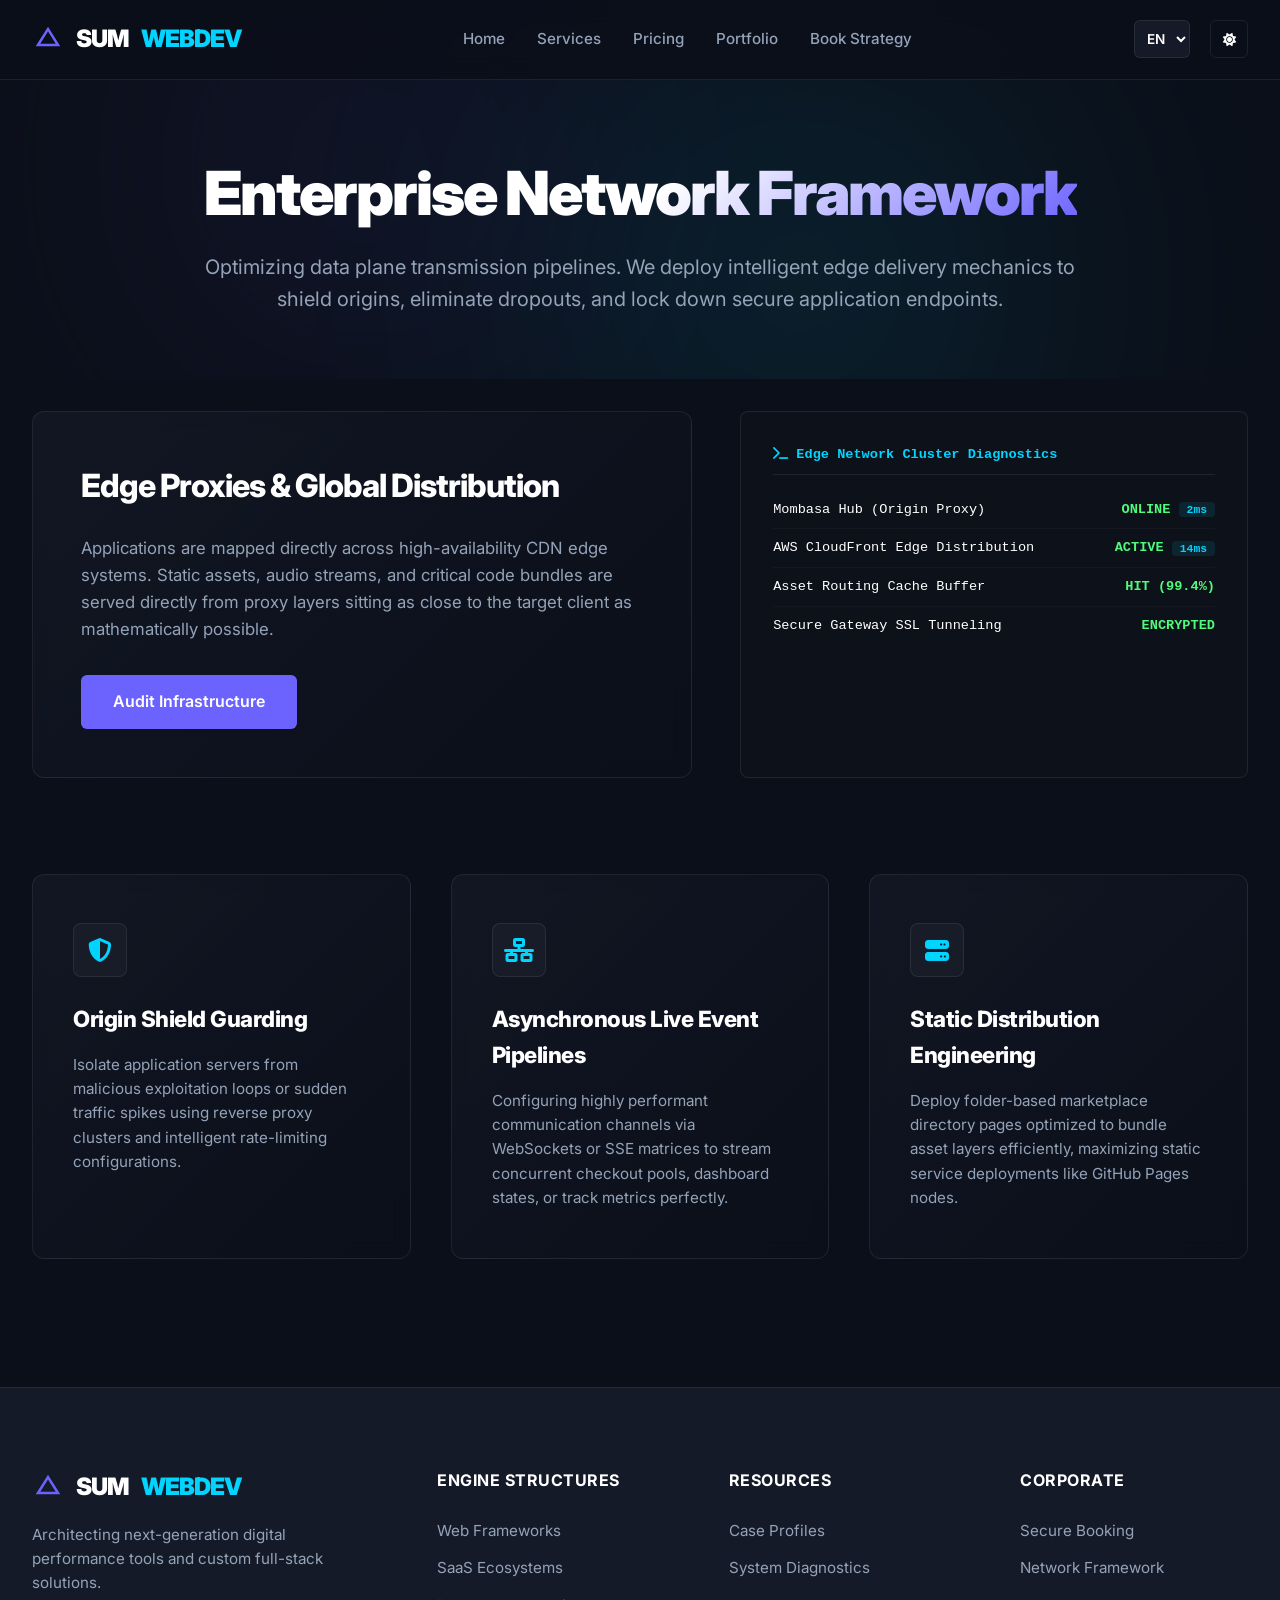
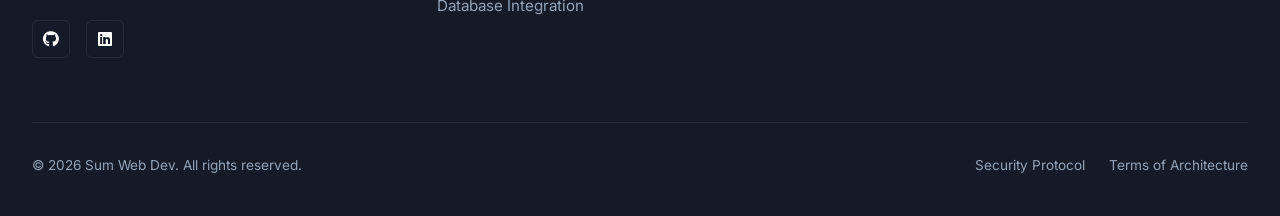
<file: network-framework/index.html>
<!DOCTYPE html>
<html lang="en" data-theme="dark">
<head>
    <meta charset="UTF-8">
    <meta name="viewport" content="width=device-width, initial-scale=1.0">
    <title>Network Framework & Infrastructure | Sum Web Dev</title>
    <meta name="description" content="High-performance network routing frameworks. Meticulously designed edge caching systems, multi-region proxy structures, and asset delivery architecture.">
    
    <link rel="stylesheet" href="https://cdnjs.cloudflare.com/ajax/libs/font-awesome/6.4.0/css/all.min.css">
    <link href="https://fonts.googleapis.com/css2?family=Inter:wght=400;500;600;700;800;900&display=swap" rel="stylesheet">
    
    <style>
        /* ==========================================================================
           1. Premium Theme Tokens & Root Variables
           ========================================================================== */
        :root[data-theme="dark"] {
            --bg-main: #0B0F19;
            --bg-card: #151A28;
            --accent-primary: #6C63FF;
            --accent-neon: #00D4FF;
            --text-pure: #FFFFFF;
            --text-muted: #94A3B8;
            --border-glass: rgba(255, 255, 255, 0.08);
            --glass-grad: linear-gradient(135deg, rgba(21, 26, 40, 0.7) 0%, rgba(11, 15, 25, 0.8) 100%);
            --header-bg: rgba(11, 15, 25, 0.85);
            --status-bg: rgba(0, 212, 255, 0.1);
        }

        :root[data-theme="light"] {
            --bg-main: #F8FAFC;
            --bg-card: #FFFFFF;
            --accent-primary: #4F46E5;
            --accent-neon: #0EA5E9;
            --text-pure: #0F172A;
            --text-muted: #64748B;
            --border-glass: rgba(15, 23, 42, 0.08);
            --glass-grad: linear-gradient(135deg, rgba(255, 255, 255, 0.9) 0%, rgba(241, 245, 249, 0.9) 100%);
            --header-bg: rgba(248, 250, 252, 0.9);
            --status-bg: rgba(14, 165, 233, 0.08);
        }

        * { box-sizing: border-box; margin: 0; padding: 0; scroll-behavior: smooth; }

        body {
            background-color: var(--bg-main);
            color: var(--text-pure);
            font-family: 'Inter', sans-serif;
            overflow-x: hidden;
            line-height: 1.6;
            transition: background-color 0.3s ease, color 0.3s ease;
        }

        body.menu-open { overflow: hidden; }

        .scroll-progress {
            position: fixed; top: 0; left: 0; width: 0%; height: 3px;
            background: linear-gradient(90deg, var(--accent-primary), var(--accent-neon));
            z-index: 9999;
        }

        /* ==========================================================================
           2. Header & Navigation Ecosystem
           ========================================================================== */
        .main-header {
            position: fixed; top: 0; left: 0; width: 100%; height: 80px;
            background: var(--header-bg); backdrop-filter: blur(12px);
            -webkit-backdrop-filter: blur(12px);
            border-bottom: 1px solid var(--border-glass); z-index: 1000;
            display: flex; align-items: center; transition: background 0.3s ease;
        }
        .nav-container {
            width: 100%; max-width: 1400px; margin: 0 auto; padding: 0 2rem;
            display: flex; justify-content: space-between; align-items: center;
        }
        
        .logo {
            display: flex; align-items: center; gap: 0.75rem;
            font-weight: 900; font-size: 1.5rem; color: var(--text-pure); text-decoration: none; letter-spacing: -1px;
            z-index: 1010;
        }
        .logo svg { width: 32px; height: 32px; fill: none; stroke: var(--accent-primary); stroke-width: 2.5; }
        .logo span { color: var(--accent-neon); }

        .nav-controls-wrapper { display: flex; align-items: center; gap: 1.25rem; z-index: 1010; }
        .nav-links { display: flex; align-items: center; gap: 2rem; }
        
        .nav-item {
            color: var(--text-muted); text-decoration: none; font-weight: 500; font-size: 0.95rem;
            transition: color 0.2s ease; position: relative;
        }
        .nav-item:hover, .nav-item.active { color: var(--text-pure); }
        .nav-item.active::after {
            content: ''; position: absolute; bottom: -6px; left: 0; width: 100%; height: 2px;
            background: var(--accent-neon); border-radius: 2px;
        }
        
        .utility-btn {
            background: transparent; border: 1px solid var(--border-glass); color: var(--text-pure);
            padding: 0.5rem; border-radius: 6px; cursor: pointer; display: flex; align-items: center; justify-content: center; width: 38px; height: 38px;
            transition: all 0.2s ease;
        }
        .utility-btn:hover { border-color: var(--accent-primary); }

        .lang-select {
            background: var(--bg-card); border: 1px solid var(--border-glass); color: var(--text-pure);
            padding: 0.4rem 0.5rem; border-radius: 6px; font-family: inherit; font-size: 0.85rem; font-weight: 600; cursor: pointer; outline: none;
            transition: all 0.2s ease; height: 38px;
        }
        .lang-select:focus { border-color: var(--accent-primary); }

        .mobile-toggle {
            display: none; background: transparent; border: 1px solid var(--border-glass); 
            color: var(--text-pure); cursor: pointer; width: 38px; height: 38px;
            border-radius: 6px; align-items: center; justify-content: center; transition: all 0.2s ease;
            flex-direction: column; gap: 4px; padding: 0; z-index: 1010;
        }
        .mobile-toggle span {
            display: block; width: 18px; height: 2px; background-color: var(--text-pure);
            transition: transform 0.3s cubic-bezier(0.16, 1, 0.3, 1), opacity 0.3s ease;
        }
        .mobile-toggle:hover { border-color: var(--accent-primary); }
        
        .mobile-toggle.active span:nth-child(1) { transform: translateY(6px) rotate(45deg); }
        .mobile-toggle.active span:nth-child(2) { opacity: 0; width: 0; }
        .mobile-toggle.active span:nth-child(3) { transform: translateY(-6px) rotate(-45deg); }

        /* Button System */
        .btn {
            display: inline-flex; align-items: center; gap: 0.75rem; padding: 0.9rem 2rem;
            font-weight: 600; font-size: 1rem; border-radius: 6px; text-decoration: none; transition: all 0.2s ease;
        }
        .btn-primary { background: var(--accent-primary); color: #FFF; border: none; }
        .btn-primary:hover { transform: translateY(-2px); box-shadow: 0 10px 20px rgba(108, 99, 255, 0.25); }

        /* ==========================================================================
           3. Network Framework Core Page Layout
           ========================================================================== */
        .net-hero {
            padding: 160px 2rem 4rem;
            position: relative;
            overflow: hidden;
            text-align: center;
        }
        .glow-orb { position: absolute; border-radius: 50%; filter: blur(140px); opacity: 0.12; z-index: 0; }
        .orb-1 { top: 15%; right: 20%; width: 450px; height: 450px; background: var(--accent-neon); }
        .orb-2 { bottom: 10%; left: 15%; width: 350px; height: 350px; background: var(--accent-primary); }

        .net-hero-content { position: relative; z-index: 1; max-width: 900px; margin: 0 auto; }
        .net-title { font-size: 3.8rem; font-weight: 900; letter-spacing: -2px; line-height: 1.1; margin-bottom: 1.5rem; }
        .net-title span { background: linear-gradient(135deg, var(--text-pure) 30%, var(--accent-primary) 100%); -webkit-background-clip: text; -webkit-text-fill-color: transparent; }
        .net-subtext { font-size: 1.25rem; color: var(--text-muted); }

        .net-container { max-width: 1400px; margin: 0 auto; padding: 2rem 2rem 8rem; position: relative; z-index: 2; }

        /* Infrastructure Monitoring Matrix Layout */
        .topology-grid { display: grid; grid-template-columns: 1.3fr 1fr; gap: 3rem; margin-bottom: 6rem; }
        
        .topology-diagram-panel {
            background: var(--glass-grad); border: 1px solid var(--border-glass); border-radius: 12px;
            padding: 3rem; display: flex; flex-direction: column; justify-content: center; backdrop-filter: blur(10px); -webkit-backdrop-filter: blur(10px);
        }
        .topology-diagram-panel h2 { font-size: 2rem; font-weight: 800; letter-spacing: -1px; margin-bottom: 1.5rem; }
        .topology-diagram-panel p { color: var(--text-muted); font-size: 1.05rem; margin-bottom: 2rem; }

        /* Realtime Cluster Monitor Simulation */
        .cluster-monitor {
            background: rgba(15, 19, 28, 0.7); border: 1px solid var(--border-glass); border-radius: 8px;
            padding: 2rem; font-family: monospace; font-size: 0.85rem;
        }
        .monitor-line { display: flex; justify-content: space-between; padding: 0.5rem 0; border-bottom: 1px solid rgba(255,255,255,0.03); }
        .monitor-line:last-child { border-bottom: none; }
        .status-active { color: #50FA7B; font-weight: bold; }
        .node-tag { background: var(--status-bg); color: var(--accent-neon); padding: 0.1rem 0.5rem; border-radius: 4px; font-weight: bold; }

        /* Feature Matrix Array Layout */
        .nodes-grid { display: grid; grid-template-columns: repeat(auto-fit, minmax(350px, 1fr)); gap: 2.5rem; }
        .node-card {
            background: var(--glass-grad); border: 1px solid var(--border-glass); border-radius: 12px;
            padding: 3rem 2.5rem; backdrop-filter: blur(10px); -webkit-backdrop-filter: blur(10px);
            transition: border-color 0.2s ease, transform 0.3s cubic-bezier(0.16, 1, 0.3, 1);
        }
        .node-card:hover { transform: translateY(-4px); border-color: rgba(0, 212, 255, 0.3); }
        .node-icon-wrapper {
            width: 54px; height: 54px; background: rgba(255, 255, 255, 0.03); border: 1px solid var(--border-glass);
            border-radius: 8px; display: flex; align-items: center; justify-content: center; font-size: 1.5rem; color: var(--accent-neon);
            margin-bottom: 1.5rem;
        }
        .node-card h3 { font-size: 1.4rem; font-weight: 800; margin-bottom: 1rem; letter-spacing: -0.5px; }
        .node-card p { color: var(--text-muted); font-size: 0.95rem; }

        /* ==========================================================================
           4. Global Corporate Structural Footer
           ========================================================================== */
        .main-footer { background: var(--bg-card); border-top: 1px solid var(--border-glass); padding: 5rem 2rem 2.5rem; color: var(--text-muted); position: relative; z-index: 2; }
        .footer-grid { max-width: 1400px; margin: 0 auto; display: grid; grid-template-columns: 1.5fr repeat(3, 1fr); gap: 4rem; margin-bottom: 4rem; }
        .footer-brand p { margin-top: 1rem; max-width: 320px; font-size: 0.95rem; }
        .footer-col h4 { color: var(--text-pure); font-size: 1rem; font-weight: 700; margin-bottom: 1.5rem; text-transform: uppercase; letter-spacing: 0.5px; }
        .footer-col ul { list-style: none; display: flex; flex-direction: column; gap: 0.75rem; }
        .footer-col ul a { color: var(--text-muted); text-decoration: none; font-size: 0.95rem; transition: color 0.2s ease; }
        .footer-col ul a:hover { color: var(--text-pure); }
        
        .footer-social-row { display: flex; gap: 1rem; margin-top: 1.5rem; }
        .social-link-icon {
            display: inline-flex; align-items: center; justify-content: center; width: 38px; height: 38px;
            border-radius: 6px; border: 1px solid var(--border-glass); color: var(--text-pure); text-decoration: none; transition: background 0.2s ease;
        }
        .social-link-icon:hover { background: var(--accent-primary); color: #FFF; }

        .footer-bottom { max-width: 1400px; margin: 0 auto; border-top: 1px solid var(--border-glass); padding-top: 2rem; display: flex; justify-content: space-between; align-items: center; font-size: 0.85rem; }
        .footer-legal-links { display: flex; gap: 1.5rem; }
        .footer-legal-links a { color: var(--text-muted); text-decoration: none; transition: color 0.2s ease; }
        .footer-legal-links a:hover { color: var(--text-pure); }

        .back-to-top {
            position: fixed; bottom: 2rem; right: 2rem; background: var(--accent-primary); color: #FFF;
            border: none; width: 50px; height: 50px; border-radius: 50%; cursor: pointer; display: none; align-items: center; justify-content: center; box-shadow: 0 5px 15px rgba(0,0,0,0.2); z-index: 500; transition: all 0.2s ease;
        }

        /* ==========================================================================
           5. Responsive Breakpoints Engine & Fluid Side Menu Drawer
           ========================================================================== */
        @media(max-width: 1024px) {
            .net-title { font-size: 3rem; }
            .topology-grid { grid-template-columns: 1fr; gap: 3rem; }
            .footer-grid { grid-template-columns: 1fr 1fr; gap: 3rem; }
        }

        @media(max-width: 768px) {
            .mobile-toggle { display: flex; }
            .nav-controls-wrapper { position: relative; }

            .nav-links {
                display: flex; flex-direction: column; position: fixed; top: 0; right: -100%; width: 100%;
                max-width: 300px; height: 100vh; background: rgba(21, 26, 40, 0.96); backdrop-filter: blur(20px);
                -webkit-backdrop-filter: blur(20px); border-left: 1px solid var(--border-glass); padding: 120px 2rem 2rem;
                gap: 2rem; align-items: flex-start; transition: right 0.4s cubic-bezier(0.16, 1, 0.3, 1);
                box-shadow: -20px 0 40px rgba(0,0,0,0.4); z-index: 1005;
            }
            .nav-links.active { right: 0; }

            .nav-links .nav-item {
                font-size: 1.25rem; font-weight: 600; opacity: 0; transform: translateX(15px);
                transition: opacity 0.35s ease, transform 0.35s cubic-bezier(0.16, 1, 0.3, 1);
            }
            .nav-links.active .nav-item { opacity: 1; transform: translateX(0); }
            .nav-links.active .nav-item:nth-child(1) { transition-delay: 0.05s; }
            .nav-links.active .nav-item:nth-child(2) { transition-delay: 0.1s; }
            .nav-links.active .nav-item:nth-child(3) { transition-delay: 0.15s; }
            .nav-links.active .nav-item:nth-child(4) { transition-delay: 0.2s; }

            .net-hero { padding-top: 130px; }
            .nodes-grid { grid-template-columns: 1fr; gap: 2rem; }
            .footer-grid { grid-template-columns: 1fr; }
            .footer-bottom { flex-direction: column; gap: 1.5rem; text-align: center; }
        }
    </style>
</head>
<body>

    <div class="scroll-progress" id="scrollBar"></div>

    <header class="main-header">
        <div class="nav-container">
            <a href="../" class="logo">
                <svg viewBox="0 0 32 32">
                    <path d="M6 22L16 6L26 22H6Z" />
                </svg>
                SUM<span>WEBDEV</span>
            </a>
            
            <nav class="nav-links" id="menuPanel">
                <a href="../" class="nav-item" data-i18n="nav_home">Home</a>
                <a href="../services/" class="nav-item" data-i18n="nav_services">Services</a>
                <a href="../pricing/" class="nav-item" data-i18n="nav_pricing">Pricing</a>
                <a href="../portfolio/" class="nav-item" data-i18n="nav_portfolio">Portfolio</a>
                <a href="../booking/" class="nav-item" data-i18n="nav_book">Book Strategy</a>
            </nav>

            <div class="nav-controls-wrapper">
                <select id="langSwitch" class="lang-select" aria-label="Select Language">
                    <option value="en">EN</option>
                    <option value="nl">NL</option>
                    <option value="fr">FR</option>
                    <option value="pt">PT</option>
                    <option value="es">ES</option>
                    <option value="it">IT</option>
                    <option value="ne">NE</option>
                    <option value="de">DE</option>
                </select>
                
                <button class="utility-btn" id="themeToggler" aria-label="Toggle Theme">
                    <i class="fa-solid fa-moon"></i>
                </button>
                
                <button class="mobile-toggle" id="hamburgerMenu" aria-label="Toggle Menu">
                    <span></span>
                    <span></span>
                    <span></span>
                </button>
            </div>
        </div>
    </header>

    <section class="net-hero">
        <div class="glow-orb orb-1"></div>
        <div class="glow-orb orb-2"></div>
        <div class="net-hero-content">
            <h1 class="net-title" data-i18n="hero_title">Enterprise <span>Network Framework</span></h1>
            <p class="net-subtext" data-i18n="hero_subtext">Optimizing data plane transmission pipelines. We deploy intelligent edge delivery mechanics to shield origins, eliminate dropouts, and lock down secure application endpoints.</p>
        </div>
    </section>

    <section class="net-container">
        
        <div class="topology-grid">
            <div class="topology-diagram-panel">
                <h2 data-i18n="panel_title">Edge Proxies & Global Distribution</h2>
                <p data-i18n="panel_subtext">Applications are mapped directly across high-availability CDN edge systems. Static assets, audio streams, and critical code bundles are served directly from proxy layers sitting as close to the target client as mathematically possible.</p>
                <a href="../booking/" class="btn btn-primary" style="align-self: flex-start;" data-i18n="panel_cta">Audit Infrastructure</a>
            </div>
            
            <div class="cluster-monitor">
                <div style="color: var(--accent-neon); font-weight: bold; margin-bottom: 1rem; border-bottom: 1px solid var(--border-glass); padding-bottom: 0.5rem;">
                    <i class="fa-solid fa-terminal"></i> <span data-i18n="diag_title">Edge Network Cluster Diagnostics</span>
                </div>
                <div class="monitor-line">
                    <span data-i18n="diag_line1">Mombasa Hub (Origin Proxy)</span>
                    <span class="status-active"><span data-i18n="status_online">ONLINE</span> <small class="node-tag">2ms</small></span>
                </div>
                <div class="monitor-line">
                    <span data-i18n="diag_line2">AWS CloudFront Edge Distribution</span>
                    <span class="status-active"><span data-i18n="status_active">ACTIVE</span> <small class="node-tag">14ms</small></span>
                </div>
                <div class="monitor-line">
                    <span data-i18n="diag_line3">Asset Routing Cache Buffer</span>
                    <span class="status-active"><span data-i18n="status_hit">HIT</span> (99.4%)</span>
                </div>
                <div class="monitor-line">
                    <span data-i18n="diag_line4">Secure Gateway SSL Tunneling</span>
                    <span class="status-active" data-i18n="status_encrypted">ENCRYPTED</span>
                </div>
            </div>
        </div>

        <div class="nodes-grid">
            
            <div class="node-card">
                <div class="node-icon-wrapper"><i class="fa-solid fa-shield-halved"></i></div>
                <h3 data-i18n="node1_title">Origin Shield Guarding</h3>
                <p data-i18n="node1_desc">Isolate application servers from malicious exploitation loops or sudden traffic spikes using reverse proxy clusters and intelligent rate-limiting configurations.</p>
            </div>

            <div class="node-card">
                <div class="node-icon-wrapper"><i class="fa-solid fa-network-wired"></i></div>
                <h3 data-i18n="node2_title">Asynchronous Live Event Pipelines</h3>
                <p data-i18n="node2_desc">Configuring highly performant communication channels via WebSockets or SSE matrices to stream concurrent checkout pools, dashboard states, or track metrics perfectly.</p>
            </div>

            <div class="node-card">
                <div class="node-icon-wrapper"><i class="fa-solid fa-server"></i></div>
                <h3 data-i18n="node3_title">Static Distribution Engineering</h3>
                <p data-i18n="node3_desc">Deploy folder-based marketplace directory pages optimized to bundle asset layers efficiently, maximizing static service deployments like GitHub Pages nodes.</p>
            </div>

        </div>

    </section>

    <footer class="main-footer">
        <div class="footer-grid">
            <div class="footer-brand">
                <a href="../" class="logo">
                    <svg viewBox="0 0 32 32">
                        <path d="M6 22L16 6L26 22H6Z" />
                    </svg>
                    SUM<span>WEBDEV</span>
                </a>
                <p data-i18n="footer_brand_desc">Architecting next-generation digital performance tools and custom full-stack solutions.</p>
                <div class="footer-social-row">
                    <a href="#" class="social-link-icon"><i class="fa-brands fa-github"></i></a>
                    <a href="#" class="social-link-icon"><i class="fa-brands fa-linkedin"></i></a>
                </div>
            </div>
            <div class="footer-col">
                <h4 data-i18n="footer_col1_title">Engine Structures</h4>
                <ul>
                    <li><a href="../web-frameworks/" data-i18n="footer_link_1">Web Frameworks</a></li>
                    <li><a href="../saas-ecosystems/" data-i18n="footer_link_2">SaaS Ecosystems</a></li>
                    <li><a href="../database-Integration/" data-i18n="footer_link_3">Database Integration</a></li>
                </ul>
            </div>
            <div class="footer-col">
                <h4 data-i18n="footer_col2_title">Resources</h4>
                <ul>
                    <li><a href="../case-profiles/" data-i18n="footer_link_4">Case Profiles</a></li>
                    <li><a href="../system-diagnostics/" data-i18n="footer_link_5">System Diagnostics</a></li>
                </ul>
            </div>
            <div class="footer-col">
                <h4 data-i18n="footer_col3_title">Corporate</h4>
                <ul>
                    <li><a href="../booking/" data-i18n="footer_link_6">Secure Booking</a></li>
                    <li><a href="../network-framework/" data-i18n="footer_link_7">Network Framework</a></li>
                </ul>
            </div>
        </div>
        <div class="footer-bottom">
            <p data-i18n="footer_copyright">&copy; 2026 Sum Web Dev. All rights reserved.</p>
            <div class="footer-legal-links">
                <a href="../security-protocol/" data-i18n="footer_link_8">Security Protocol</a>
                <a href="../terms-of-architecture/" data-i18n="footer_link_9">Terms of Architecture</a>
            </div>
        </div>
    </footer>

    <button class="back-to-top" id="scrollTopBtn" aria-label="Scroll to top">
        <i class="fa-solid fa-arrow-up"></i>
    </button>

    <script>
        // Multilingual Translation Dictionary Engine
        const translations = {
            en: {
                nav_home: "Home",
                nav_services: "Services",
                nav_pricing: "Pricing",
                nav_portfolio: "Portfolio",
                nav_book: "Book Strategy",
                hero_title: 'Enterprise <span>Network Framework</span>',
                hero_subtext: "Optimizing data plane transmission pipelines. We deploy intelligent edge delivery mechanics to shield origins, eliminate dropouts, and lock down secure application endpoints.",
                panel_title: "Edge Proxies & Global Distribution",
                panel_subtext: "Applications are mapped directly across high-availability CDN edge systems. Static assets, audio streams, and critical code bundles are served directly from proxy layers sitting as close to the target client as mathematically possible.",
                panel_cta: "Audit Infrastructure",
                diag_title: "Edge Network Cluster Diagnostics",
                diag_line1: "Mombasa Hub (Origin Proxy)",
                diag_line2: "AWS CloudFront Edge Distribution",
                diag_line3: "Asset Routing Cache Buffer",
                diag_line4: "Secure Gateway SSL Tunneling",
                status_online: "ONLINE",
                status_active: "ACTIVE",
                status_hit: "HIT",
                status_encrypted: "ENCRYPTED",
                node1_title: "Origin Shield Guarding",
                node1_desc: "Isolate application servers from malicious exploitation loops or sudden traffic spikes using reverse proxy clusters and intelligent rate-limiting configurations.",
                node2_title: "Asynchronous Live Event Pipelines",
                node2_desc: "Configuring highly performant communication channels via WebSockets or SSE matrices to stream concurrent checkout pools, dashboard states, or track metrics perfectly.",
                node3_title: "Static Distribution Engineering",
                node3_desc: "Deploy folder-based marketplace directory pages optimized to bundle asset layers efficiently, maximizing static service deployments like GitHub Pages nodes.",
                footer_brand_desc: "Architecting next-generation digital performance tools and custom full-stack solutions.",
                footer_col1_title: "Engine Structures",
                footer_col2_title: "Resources",
                footer_col3_title: "Corporate",
                footer_link_1: "Web Frameworks",
                footer_link_2: "SaaS Ecosystems",
                footer_link_3: "Database Integration",
                footer_link_4: "Case Profiles",
                footer_link_5: "System Diagnostics",
                footer_link_6: "Secure Booking",
                footer_link_7: "Network Framework",
                footer_copyright: "© 2026 Sum Web Dev. All rights reserved.",
                footer_link_8: "Security Protocol",
                footer_link_9: "Terms of Architecture"
            },
            nl: {
                nav_home: "Startpagina",
                nav_services: "Diensten",
                nav_pricing: "Prijzen",
                nav_portfolio: "Portfolio",
                nav_book: "Strategie Boeken",
                hero_title: 'Enterprise <span>Netwerk Framework</span>',
                hero_subtext: "Optimalisatie van datatransmissiepijplijnen. Wij zetten intelligente edge-distributiemechanismen in om origins te beschermen, uitval te elimineren en beveiligde eindpunten te garanderen.",
                panel_title: "Edge Proxies & Wereldwijde Distributie",
                panel_subtext: "Applicaties worden rechtstreeks toegewezen over hoog beschikbare CDN-edge-systemen. Statische bestanden, audiostreams en kritieke code worden rechtstreeks geserveerd vanuit proxylagen die zich zo dicht mogelijk bij de client bevinden.",
                panel_cta: "Infrastructuur Auditeren",
                diag_title: "Edge Netwerk Cluster Diagnose",
                diag_line1: "Mombasa Hub (Origin Proxy)",
                diag_line2: "AWS CloudFront Edge Distributie",
                diag_line3: "Asset Routing Cache Buffer",
                diag_line4: "Beveiligde Gateway SSL Tunneling",
                status_online: "ONLINE",
                status_active: "ACTIEF",
                status_hit: "HIT",
                status_encrypted: "GEVERSLEUTELD",
                node1_title: "Origin Shield Beveiliging",
                node1_desc: "Isoleer applicatieservers van kwaadwillige aanvallen of plotselinge verkeerspieken met behulp van reverse proxy clusters en intelligente rate-limiting configuraties.",
                node2_title: "Asynchrone Live Event Pijplijnen",
                node2_desc: "Configuratie van hoogwaardige communicatiekanalen via WebSockets of SSE-matrices om gelijktijdige afrekenprocessen, dashboardstatus en statistieken te streamen.",
                node3_title: "Statische Distributie Engineering",
                node3_desc: "Implementeer op mappen gebaseerde marktplaats-directorypagina's die zijn geoptimaliseerd om asset-lagen efficiënt te bundelen op statische hostingsystemen.",
                footer_brand_desc: "Architectuur van de volgende generatie digitale prestatie-tools en op maat gemaakte full-stack oplossingen.",
                footer_col1_title: "Engine Structuren",
                footer_col2_title: "Bronbestanden",
                footer_col3_title: "Zakelijk",
                footer_link_1: "Web Frameworks",
                footer_link_2: "SaaS Ecosystemen",
                footer_link_3: "Database Integratie",
                footer_link_4: "Casestudies",
                footer_link_5: "Systeemdiagnose",
                footer_link_6: "Veilig Boeken",
                footer_link_7: "Netwerk Framework",
                footer_copyright: "© 2026 Sum Web Dev. Alle rechten voorbehouden.",
                footer_link_8: "Beveiligingsprotocol",
                footer_link_9: "Architectuurvoorwaarden"
            },
            fr: {
                nav_home: "Accueil",
                nav_services: "Services",
                nav_pricing: "Tarifs",
                nav_portfolio: "Portfolio",
                nav_book: "Réserver",
                hero_title: 'Framework <span>Réseau d\'Entreprise</span>',
                hero_subtext: "Optimisation des pipelines de transmission de données. Nous déployons des mécanismes intelligents de distribution Edge pour protéger vos origines et sécuriser vos points d'accès.",
                panel_title: "Proxys Edge & Distribution Mondiale",
                panel_subtext: "Les applications sont déployées sur des réseaux CDN à haute disponibilité. Les ressources statiques, le flux audio et les scripts sont servis directement depuis les proxys les plus proches du client.",
                panel_cta: "Auditer l'Infrastructure",
                diag_title: "Diagnostic du Cluster Réseau Edge",
                diag_line1: "Hub Mombasa (Proxy d'Origine)",
                diag_line2: "Distribution Edge AWS CloudFront",
                diag_line3: "Tampon de Cache de Routage",
                diag_line4: "Tunneling SSL de Passerelle Sécurisée",
                status_online: "EN LIGNE",
                status_active: "ACTIF",
                status_hit: "SUCCÈS",
                status_encrypted: "CHIFFRÉ",
                node1_title: "Protection Shield d'Origine",
                node1_desc: "Isolez les serveurs d'applications des cyberattaques et des pics de trafic soudains grâce à des clusters de reverse proxy et à des règles de limitation de débit.",
                node2_title: "Pipelines d'Événements Asynchrones",
                node2_desc: "Configuration de canaux de communication à haute performance via WebSockets ou SSE pour diffuser des données en direct et suivre les métriques en temps réel.",
                node3_title: "Ingénierie de Distribution Statique",
                node3_desc: "Déploiement de pages de répertoires structurées optimisées pour regrouper efficacement les ressources sur des réseaux d'hébergement statiques.",
                footer_brand_desc: "Conception d'outils digitaux haute performance de nouvelle génération et de solutions full-stack sur mesure.",
                footer_col1_title: "Structures Moteurs",
                footer_col2_title: "Ressources",
                footer_col3_title: "Entreprise",
                footer_link_1: "Frameworks Web",
                footer_link_2: "Écosystèmes SaaS",
                footer_link_3: "Intégration de Bases de Données",
                footer_link_4: "Profils d'Études de Cas",
                footer_link_5: "Diagnostics Système",
                footer_link_6: "Réservation Sécurisée",
                footer_link_7: "Framework Réseau",
                footer_copyright: "© 2026 Sum Web Dev. Tous droits réservés.",
                footer_link_8: "Protocole de Sécurité",
                footer_link_9: "Conditions d'Architecture"
            },
            pt: {
                nav_home: "Início",
                nav_services: "Serviços",
                nav_pricing: "Preços",
                nav_portfolio: "Portfólio",
                nav_book: "Agendar Estratégia",
                hero_title: 'Framework de <span>Rede Empresarial</span>',
                hero_subtext: "Otimizando pipelines de transmissão de dados. Implantamos mecanismos inteligentes de entrega Edge para proteger servidores de origem e garantir conexões seguras.",
                panel_title: "Proxies Edge e Distribuição Global",
                panel_subtext: "Aplicações mapeadas diretamente em sistemas Edge de alta disponibilidade. Arquivos estáticos e transmissões de áudio são servidos a partir de proxies estrategicamente localizados.",
                panel_cta: "Auditar Infraestrutura",
                diag_title: "Diagnóstico de Cluster de Rede Edge",
                diag_line1: "Hub Mombasa (Proxy de Origem)",
                diag_line2: "Distribuição Edge AWS CloudFront",
                diag_line3: "Buffer de Cache de Roteamento",
                diag_line4: "Tunelamento SSL de Gateway Seguro",
                status_online: "ONLINE",
                status_active: "ATIVO",
                status_hit: "ACERTO",
                status_encrypted: "CRIPTOGRAFADO",
                node1_title: "Proteção de Origem",
                node1_desc: "Isole servidores de aplicação contra ataques maliciosos ou picos inesperados de tráfego usando clusters de proxy reverso e limitação de taxa inteligente.",
                node2_title: "Pipelines de Eventos Assíncronos",
                node2_desc: "Configuração de canais de comunicação de alto desempenho via WebSockets ou SSE para transmissão de dados e métricas em tempo real.",
                node3_title: "Engenharia de Distribuição Estática",
                node3_desc: "Implantação de páginas de diretório otimizadas para agrupar camadas de ativos de forma eficiente em nós de hospedagem estática.",
                footer_brand_desc: "Desenvolvimento de ferramentas de desempenho digital de última geração e soluções full-stack personalizadas.",
                footer_col1_title: "Estruturas de Motor",
                footer_col2_title: "Recursos",
                footer_col3_title: "Corporativo",
                footer_link_1: "Frameworks Web",
                footer_link_2: "Ecossistemas SaaS",
                footer_link_3: "Integração de Banco de Dados",
                footer_link_4: "Casos de Estudo",
                footer_link_5: "Diagnósticos de Sistema",
                footer_link_6: "Agendamento Seguro",
                footer_link_7: "Framework de Rede",
                footer_copyright: "© 2026 Sum Web Dev. Todos os direitos reservados.",
                footer_link_8: "Protocolo de Segurança",
                footer_link_9: "Termos de Arquitetura"
            },
            es: {
                nav_home: "Inicio",
                nav_services: "Servicios",
                nav_pricing: "Precios",
                nav_portfolio: "Portafolio",
                nav_book: "Reservar Estrategia",
                hero_title: 'Framework de <span>Red Empresarial</span>',
                hero_subtext: "Optimización de tubos de transmisión de datos. Desplegamos mecanismos Edge inteligentes para proteger servidores de origen y asegurar puntos de acceso.",
                panel_title: "Proxies Edge y Distribución Global",
                panel_subtext: "Las aplicaciones se distribuyen a través de sistemas Edge CDN de alta disponibilidad. Los recursos estáticos y secuencias de audio se sirven desde los proxies más cercanos al usuario.",
                panel_cta: "Auditar Infraestructura",
                diag_title: "Diagnóstico del Cluster de Red Edge",
                diag_line1: "Hub Mombasa (Proxy de Origen)",
                diag_line2: "Distribución Edge AWS CloudFront",
                diag_line3: "Búfer de Caché de Enrutamiento",
                diag_line4: "Túnel SSL de Pasarela Segura",
                status_online: "EN LÍNEA",
                status_active: "ACTIVO",
                status_hit: "Acierto",
                status_encrypted: "ENCRIPTADO",
                node1_title: "Escudo de Protección de Origen",
                node1_desc: "Aísle los servidores de aplicaciones de ataques maliciosos o picos repentinos de tráfico utilizando clusters de proxy inverso y configuraciones de límite de tasa.",
                node2_title: "Flujos de Eventos Asíncronos en Vivo",
                node2_desc: "Configuración de canales de comunicación de alto rendimiento mediante WebSockets o SSE para transmitir datos y métricas en tiempo real.",
                node3_title: "Ingeniería de Distribución Estática",
                node3_desc: "Despliegue páginas de directorio estructuradas para agrupar capas de recursos de manera eficiente en nodos de alojamiento estático.",
                footer_brand_desc: "Arquitectura de herramientas digitales de alto rendimiento y soluciones full-stack personalizadas de última generación.",
                footer_col1_title: "Estructuras de Motor",
                footer_col2_title: "Recursos",
                footer_col3_title: "Corporativo",
                footer_link_1: "Frameworks Web",
                footer_link_2: "Ecosistemas SaaS",
                footer_link_3: "Integración de Bases de Datos",
                footer_link_4: "Casos de Estudio",
                footer_link_5: "Diagnóstico de Sistema",
                footer_link_6: "Reserva Segura",
                footer_link_7: "Framework de Red",
                footer_copyright: "© 2026 Sum Web Dev. Todos los derechos reservados.",
                footer_link_8: "Protocolo de Seguridad",
                footer_link_9: "Términos de Arquitectura"
            },
            it: {
                nav_home: "Home",
                nav_services: "Servizi",
                nav_pricing: "Prezzi",
                nav_portfolio: "Portfolio",
                nav_book: "Prenota Strategia",
                hero_title: 'Framework di <span>Rete Enterprise</span>',
                hero_subtext: "Ottimizzazione delle pipeline di trasmissione dati. Distribuiamo meccanismi intelligenti Edge per proteggere i server di origine e garantire endpoint sicuri.",
                panel_title: "Edge Proxy e Distribuzione Globale",
                panel_subtext: "Le applicazioni sono mappate su reti CDN Edge ad alta disponibilità. Gli asset statici e i flussi audio vengono serviti direttamente dai nodi proxy più vicini al client.",
                panel_cta: "Audita Infrastruttura",
                diag_title: "Diagnostica Cluster di Rete Edge",
                diag_line1: "Hub Mombasa (Proxy di Origine)",
                diag_line2: "Distribuzione Edge AWS CloudFront",
                diag_line3: "Buffer di Cache del Instradamento",
                diag_line4: "Tunneling SSL Gateway Sicuro",
                status_online: "ONLINE",
                status_active: "ATTIVO",
                status_hit: "HIT",
                status_encrypted: "CRITTOGRAFATO",
                node1_title: "Protezione Origin Shield",
                node1_desc: "Isola i server applicativi da attacchi informatici o picchi improvvisi di traffico utilizzando cluster di reverse proxy e limiti di frequenza intelligenti.",
                node2_title: "Pipeline di Eventi Asincroni in Tempo Reale",
                node2_desc: "Configurazione di canali di comunicazione ad alte prestazioni tramite WebSockets o SSE per lo streaming di dati e metriche in tempo reale.",
                node3_title: "Ingegneria della Distribuzione Statica",
                node3_desc: "Distribuisci pagine di directory ottimizzate per raggruppare in modo efficiente gli asset su infrastrutture di hosting statico.",
                footer_brand_desc: "Progettazione di strumenti digitali ad alte prestazioni e soluzioni full-stack personalizzate di nuova generazione.",
                footer_col1_title: "Strutture Motore",
                footer_col2_title: "Risorse",
                footer_col3_title: "Aziendale",
                footer_link_1: "Framework Web",
                footer_link_2: "Ecosistemi SaaS",
                footer_link_3: "Integrazione Database",
                footer_link_4: "Casi di Studio",
                footer_link_5: "Diagnostica di Sistema",
                footer_link_6: "Prenotazione Sicura",
                footer_link_7: "Framework di Rete",
                footer_copyright: "© 2026 Sum Web Dev. Tutti i diritti riservati.",
                footer_link_8: "Protocollo di Sicurezza",
                footer_link_9: "Termini di Architettura"
            },
            ne: {
                nav_home: "गृहपृष्ठ",
                nav_services: "सेवाहरू",
                nav_pricing: "मूल्य निर्धारण",
                nav_portfolio: "पोर्टफोलियो",
                nav_book: "रणनीति बुक गर्नुहोस्",
                hero_title: 'इन्टरप्राइज <span>नेटवर्क ढाँचा</span>',
                hero_subtext: "डेटा ट्रान्समिशन पाइपलाइनहरूको अप्टिमाइजेशन। हामी सुरक्षित नेटवर्क सम्प्रेषण र डेटा सुरक्षाका लागि बुद्धिमानी एज डेलिभरी प्रणालीहरू प्रयोग गर्दछौं।",
                panel_title: "एज प्रोक्सी र विश्वव्यापी वितरण",
                panel_subtext: "अनुप्रयोगहरू उच्च-उपलब्धता CDN प्रणालीहरूमा सिधै म्याप गरिएका छन्। प्रयोगकर्ताको सबैभन्दा नजिकको प्रोक्सी तहहरूबाट स्थिर फाइलहरू र स्ट्रिमहरू द्रुत रूपमा पहुँचयोग्य हुन्छन्।",
                panel_cta: "पूर्वाधार अडिट गर्नुहोस्",
                diag_title: "एज नेटवर्क क्लस्टर निदान",
                diag_line1: "मोम्बासा हब (मूल प्रोक्सी)",
                diag_line2: "AWS CloudFront एज वितरण",
                diag_line3: "एसेट राउटिङ क्यास बफर",
                diag_line4: "सुरक्षित गेटवे SSL टनेलिङ",
                status_online: "अनलाइन",
                status_active: "सक्रिय",
                status_hit: "सफल",
                status_encrypted: "इन्क्रिप्टेड",
                node1_title: "मूल सर्भर सुरक्षा ढाल",
                node1_desc: "रिभर्स प्रोक्सी क्लस्टर र दर-सीमा प्रणाली प्रयोग गरेर अनुप्रयोग सर्भरहरूलाई हानिकारक ट्राफिक र आक्रमणहरूबाट सुरक्षित राख्नुहोस्।",
                node2_title: "लाइभ ईभेन्ट पाइपलाइनहरू",
                node2_desc: "डेटा र मेट्रिक्स वास्तविक समयमा स्ट्रिम गर्न WebSockets वा SSE मार्फत उच्च-प्रदर्शन सञ्चार च्यानलहरू निर्माण।",
                node3_title: "स्टेटिक वितरण इन्जिनियरिङ",
                node3_desc: "स्टेटिक सर्भरहरूमा दक्षताका साथ फाइलहरू र स्रोतहरू लोड गर्न अनुकूलित गरिएको निर्देशिका संरचनाहरू।",
                footer_brand_desc: "नेक्स्ट-जेनेरेसन डिजिटल कार्यसम्पादन उपकरणहरू र अनुकूलन फुल-स्ट्याक समाधानहरूको निर्माण।",
                footer_col1_title: "इन्जिन संरचनाहरू",
                footer_col2_title: "स्रोतहरू",
                footer_col3_title: "कर्पोरेट",
                footer_link_1: "वेब फ्रेमवर्कहरू",
                footer_link_2: "SaaS इकोसिस्टमहरू",
                footer_link_3: "डेटाबेस एकीकरण",
                footer_link_4: "केस प्रोफाइलहरू",
                footer_link_5: "सिस्टम निदान",
                footer_link_6: "सुरक्षित बुकिङ",
                footer_link_7: "नेटवर्क ढाँचा",
                footer_copyright: "© २०२६ Sum Web Dev। सर्वाधिकार सुरक्षित। हब सञ्चालन मोम्बासा",
                footer_link_8: "सुरक्षा प्रोटोकल",
                footer_link_9: "संरचनाका सर्तहरू"
            },
            de: {
                nav_home: "Startseite",
                nav_services: "Dienste",
                nav_pricing: "Preise",
                nav_portfolio: "Portfolio",
                nav_book: "Strategie Buchen",
                hero_title: 'Enterprise <span>Netzwerk-Framework</span>',
                hero_subtext: "Optimierung von Datenübertragungs-Pipelines. Wir setzen intelligente Edge-Mechanismen ein, um Ursprungsserver zu schützen und sichere Anwendungsendpunkte zu gewährleisten.",
                panel_title: "Edge-Proxies & Globale Verteilung",
                panel_subtext: "Anwendungen werden direkt über hochverfügbare CDN-Edge-Systeme verteilt. Statische Assets und Audiostreams werden direkt von den nächstgelegenen Proxy-Schichten bereitgestellt.",
                panel_cta: "Infrastruktur Überprüfen",
                diag_title: "Edge-Netzwerk-Cluster-Diagnose",
                diag_line1: "Mombasa Hub (Origin-Proxy)",
                diag_line2: "AWS CloudFront Edge-Verteilung",
                diag_line3: "Asset-Routing-Cache-Puffer",
                diag_line4: "Sicheres Gateway SSL-Tunneling",
                status_online: "ONLINE",
                status_active: "AKTIV",
                status_hit: "TREFFER",
                status_encrypted: "VERSCHLÜSSELT",
                node1_title: "Origin-Shield-Schutz",
                node1_desc: "Isolieren Sie Anwendungsserver vor schädlichen Angriffen oder plötzlichen Spitzenlasten mithilfe von Reverse-Proxy-Clustern und intelligenter Ratenbegrenzung.",
                node2_title: "Asynchrone Live-Event-Pipelines",
                node2_desc: "Konfiguration hochperformanter Kommunikationskanäle über WebSockets oder SSE-Matrizen zur Echtzeit-Übertragung von Daten und Metriken.",
                node3_title: "Statische Verteilungs-Architektur",
                node3_desc: "Bereitstellung von ordnerbasierten Marktplatzseiten, die für die effiziente Bündelung von Asset-Ebenen auf statischen Hosting-Knoten optimiert sind.",
                footer_brand_desc: "Architektur digitaler Performance-Tools der nächsten Generation und maßgeschneiderte Full-Stack-Lösungen.",
                footer_col1_title: "Engine-Strukturen",
                footer_col2_title: "Ressourcen",
                footer_col3_title: "Unternehmensbereich",
                footer_link_1: "Web-Frameworks",
                footer_link_2: "SaaS-Ökosysteme",
                footer_link_3: "Datenbank-Integration",
                footer_link_4: "Fallstudien-Profile",
                footer_link_5: "Systemdiagnose",
                footer_link_6: "Sichere Buchung",
                footer_link_7: "Netzwerk-Framework",
                footer_copyright: "© 2026 Sum Web Dev. Alle Rechte vorbehalten.",
                footer_link_8: "Sicherheitsprotokoll",
                footer_link_9: "Architektur-Bedingungen"
            }
        };

        function applyTranslation(lang) {
            const dictionary = translations[lang] || translations.en;
            document.querySelectorAll('[data-i18n]').forEach(element => {
                const key = element.getAttribute('data-i18n');
                if (dictionary[key]) {
                    element.innerHTML = dictionary[key];
                }
            });
            document.documentElement.lang = lang;
            localStorage.setItem('preferredLang', lang);
        }

        document.addEventListener('DOMContentLoaded', () => {
            // --- UI Control Elements Initialization ---
            const hamburgerMenu = document.getElementById('hamburgerMenu');
            const menuPanel = document.getElementById('menuPanel');
            const themeToggler = document.getElementById('themeToggler');
            const langSwitch = document.getElementById('langSwitch');
            const scrollBar = document.getElementById('scrollBar');
            const scrollTopBtn = document.getElementById('scrollTopBtn');
            const htmlRoot = document.documentElement;

            // --- Mobile Drop Drawer Navigation Toggle Rules ---
            hamburgerMenu.addEventListener('click', () => {
                hamburgerMenu.classList.toggle('active');
                menuPanel.classList.toggle('active');
                document.body.classList.toggle('menu-open');
            });

            document.querySelectorAll('.nav-item').forEach(link => {
                link.addEventListener('click', () => {
                    hamburgerMenu.classList.remove('active');
                    menuPanel.classList.remove('active');
                    document.body.classList.remove('menu-open');
                });
            });

            // --- Theme State Toggling Mechanics Engine ---
            const savedTheme = localStorage.getItem('theme') || 'dark';
            htmlRoot.setAttribute('data-theme', savedTheme);
            updateThemeIcon(savedTheme);

            themeToggler.addEventListener('click', () => {
                const currentTheme = htmlRoot.getAttribute('data-theme');
                const targetTheme = currentTheme === 'dark' ? 'light' : 'dark';
                
                htmlRoot.setAttribute('data-theme', targetTheme);
                localStorage.setItem('theme', targetTheme);
                updateThemeIcon(targetTheme);
            });

            function updateThemeIcon(theme) {
                const icon = themeToggler.querySelector('i');
                if (theme === 'dark') {
                    icon.className = 'fa-solid fa-sun';
                } else {
                    icon.className = 'fa-solid fa-moon';
                }
            }

            // --- Scrolling Metrics Analytics & Action Toggles ---
            window.addEventListener('scroll', () => {
                const winScroll = document.body.scrollTop || document.documentElement.scrollTop;
                const height = document.documentElement.scrollHeight - document.documentElement.clientHeight;
                const scrolled = (winScroll / height) * 100;
                scrollBar.style.width = scrolled + '%';

                if (window.scrollY > 400) {
                    scrollTopBtn.style.display = 'flex';
                } else {
                    scrollTopBtn.style.display = 'none';
                }
            });

            scrollTopBtn.addEventListener('click', () => {
                window.scrollTo({ top: 0, behavior: 'smooth' });
            });

            // Language Selector Initialization & Event Listener
            const savedLang = localStorage.getItem('preferredLang') || 'en';
            langSwitch.value = savedLang;
            applyTranslation(savedLang);

            langSwitch.addEventListener('change', (e) => {
                applyTranslation(e.target.value);
            });
        });
    </script>
</body>
</html>
</file>
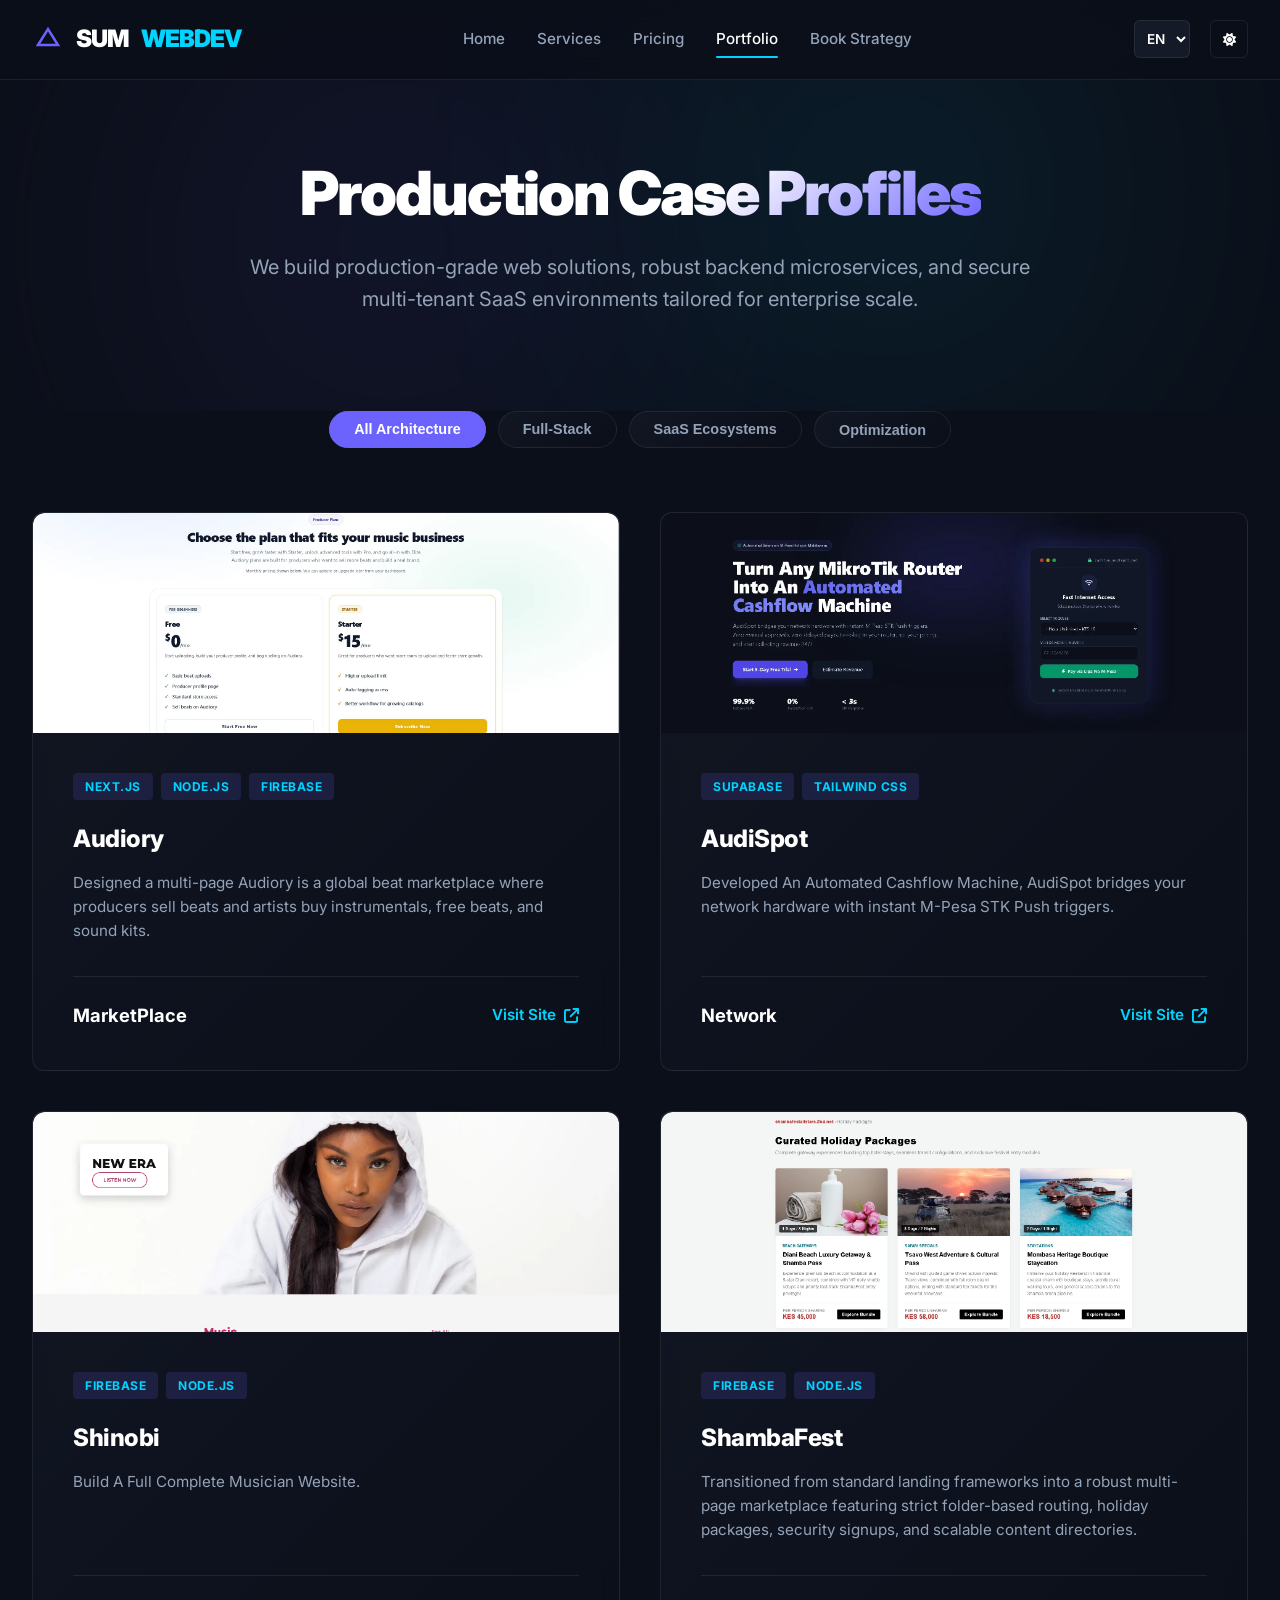
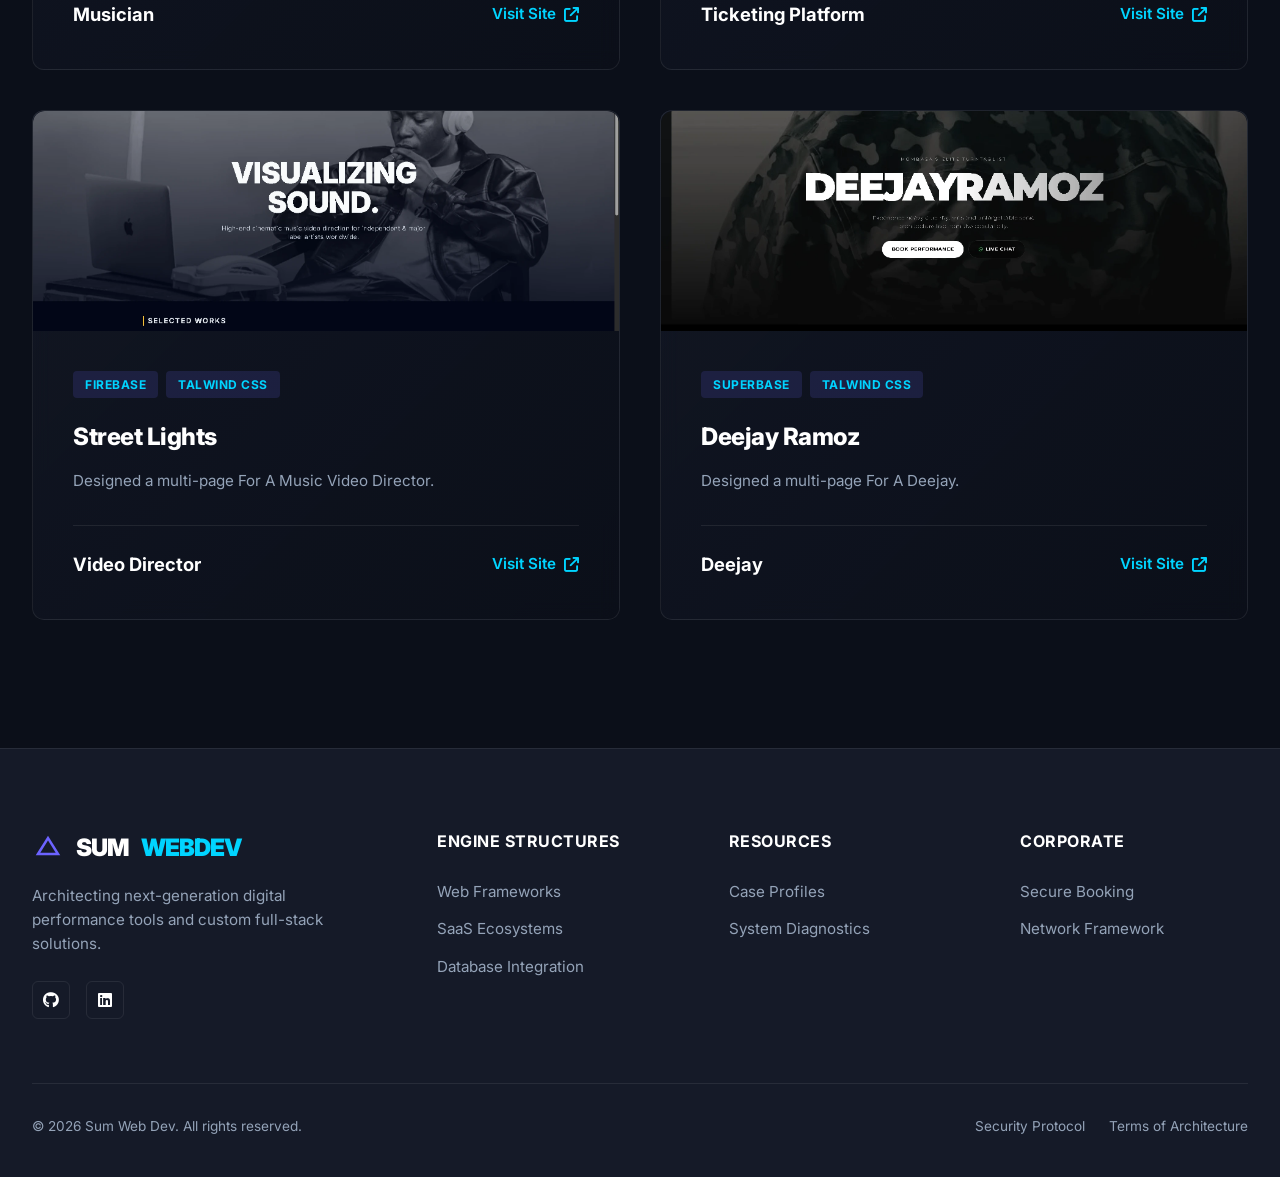
<file: portfolio/index.html>
<!DOCTYPE html>
<html lang="en" data-theme="dark">
<head>
    <meta charset="UTF-8">
    <meta name="viewport" content="width=device-width, initial-scale=1.0">
    <title>Our Architecture Portfolio | Sum Web Dev</title>
    <meta name="description" content="Explore our proven case histories of full-stack production systems, SaaS platforms, and performance optimizations.">
    
    <!-- Design Assets -->
    <link rel="stylesheet" href="https://cdnjs.cloudflare.com/ajax/libs/font-awesome/6.4.0/css/all.min.css">
    <link href="https://fonts.googleapis.com/css2?family=Inter:wght=400;500;600;700;800;900&display=swap" rel="stylesheet">
    
    <style>
        /* ==========================================================================
           1. Premium Theme Tokens & Root Variables
           ========================================================================== */
        :root[data-theme="dark"] {
            --bg-main: #0B0F19;
            --bg-card: #151A28;
            --accent-primary: #6C63FF;
            --accent-neon: #00D4FF;
            --text-pure: #FFFFFF;
            --text-muted: #94A3B8;
            --border-glass: rgba(255, 255, 255, 0.08);
            --glass-grad: linear-gradient(135deg, rgba(21, 26, 40, 0.7) 0%, rgba(11, 15, 25, 0.8) 100%);
            --header-bg: rgba(11, 15, 25, 0.85);
            --tag-bg: rgba(108, 99, 255, 0.15);
        }

        :root[data-theme="light"] {
            --bg-main: #F8FAFC;
            --bg-card: #FFFFFF;
            --accent-primary: #4F46E5;
            --accent-neon: #0EA5E9;
            --text-pure: #0F172A;
            --text-muted: #64748B;
            --border-glass: rgba(15, 23, 42, 0.08);
            --glass-grad: linear-gradient(135deg, rgba(255, 255, 255, 0.9) 0%, rgba(241, 245, 249, 0.9) 100%);
            --header-bg: rgba(248, 250, 252, 0.9);
            --tag-bg: rgba(79,  70,  229, 0.1);
        }

        * { box-sizing: border-box; margin: 0; padding: 0; scroll-behavior: smooth; }

        body {
            background-color: var(--bg-main);
            color: var(--text-pure);
            font-family: 'Inter', sans-serif;
            overflow-x: hidden;
            line-height: 1.6;
            transition: background-color 0.3s ease, color 0.3s ease;
        }

        body.menu-open { overflow: hidden; }

        .scroll-progress {
            position: fixed; top: 0; left: 0; width: 0%; height: 3px;
            background: linear-gradient(90deg, var(--accent-primary), var(--accent-neon));
            z-index: 9999;
        }

        /* ==========================================================================
           2. Header & Navigation Ecosystem
           ========================================================================== */
        .main-header {
            position: fixed; top: 0; left: 0; width: 100%; height: 80px;
            background: var(--header-bg); backdrop-filter: blur(12px);
            -webkit-backdrop-filter: blur(12px);
            border-bottom: 1px solid var(--border-glass); z-index: 1000;
            display: flex; align-items: center; transition: background 0.3s ease;
        }
        .nav-container {
            width: 100%; max-width: 1400px; margin: 0 auto; padding: 0 2rem;
            display: flex; justify-content: space-between; align-items: center;
        }
        
        .logo {
            display: flex; align-items: center; gap: 0.75rem;
            font-weight: 900; font-size: 1.5rem; color: var(--text-pure); text-decoration: none; letter-spacing: -1px;
            z-index: 1010;
        }
        .logo svg { width: 32px; height: 32px; fill: none; stroke: var(--accent-primary); stroke-width: 2.5; }
        .logo span { color: var(--accent-neon); }

        .nav-controls-wrapper { display: flex; align-items: center; gap: 1.25rem; z-index: 1010; }
        .nav-links { display: flex; align-items: center; gap: 2rem; }
        
        .nav-item {
            color: var(--text-muted); text-decoration: none; font-weight: 500; font-size: 0.95rem;
            transition: color 0.2s ease; position: relative;
        }
        .nav-item:hover, .nav-item.active { color: var(--text-pure); }
        .nav-item.active::after {
            content: ''; position: absolute; bottom: -6px; left: 0; width: 100%; height: 2px;
            background: var(--accent-neon); border-radius: 2px;
        }
        
        .utility-btn {
            background: transparent; border: 1px solid var(--border-glass); color: var(--text-pure);
            padding: 0.5rem; border-radius: 6px; cursor: pointer; display: flex; align-items: center; justify-content: center; width: 38px; height: 38px;
            transition: all 0.2s ease;
        }
        .utility-btn:hover { border-color: var(--accent-primary); }

        .lang-select {
            background: var(--bg-card); border: 1px solid var(--border-glass); color: var(--text-pure);
            padding: 0.4rem 0.5rem; border-radius: 6px; font-family: inherit; font-size: 0.85rem; font-weight: 600; cursor: pointer; outline: none;
            transition: all 0.2s ease; height: 38px;
        }
        .lang-select:focus { border-color: var(--accent-primary); }

        .mobile-toggle {
            display: none; background: transparent; border: 1px solid var(--border-glass); 
            color: var(--text-pure); cursor: pointer; width: 38px; height: 38px;
            border-radius: 6px; align-items: center; justify-content: center; transition: all 0.2s ease;
            flex-direction: column; gap: 4px; padding: 0; z-index: 1010;
        }
        .mobile-toggle span {
            display: block; width: 18px; height: 2px; background-color: var(--text-pure);
            transition: transform 0.3s cubic-bezier(0.16, 1, 0.3, 1), opacity 0.3s ease;
        }
        .mobile-toggle:hover { border-color: var(--accent-primary); }
        
        .mobile-toggle.active span:nth-child(1) { transform: translateY(6px) rotate(45deg); }
        .mobile-toggle.active span:nth-child(2) { opacity: 0; width: 0; }
        .mobile-toggle.active span:nth-child(3) { transform: translateY(-6px) rotate(-45deg); }

        /* ==========================================================================
           3. Portfolio Specific Modules & Filter Hub
           ========================================================================== */
        .portfolio-hero {
            padding: 160px 2rem 3rem;
            position: relative;
            overflow: hidden;
            text-align: center;
        }
        .glow-orb { position: absolute; border-radius: 50%; filter: blur(140px); opacity: 0.12; z-index: 0; }
        .orb-1 { top: 10%; left: 15%; width: 400px; height: 400px; background: var(--accent-primary); }
        .orb-2 { bottom: 5%; right: 15%; width: 400px; height: 400px; background: var(--accent-neon); }

        .portfolio-hero-content { position: relative; z-index: 1; max-width: 800px; margin: 0 auto; }
        .portfolio-title { font-size: 3.8rem; font-weight: 900; letter-spacing: -2px; line-height: 1.1; margin-bottom: 1.5rem; }
        .portfolio-title span { background: linear-gradient(135deg, var(--text-pure) 30%, var(--accent-primary) 100%); -webkit-background-clip: text; -webkit-text-fill-color: transparent; }
        .portfolio-subtext { font-size: 1.25rem; color: var(--text-muted); margin-bottom: 3rem; }

        /* Filter Controls */
        .filter-controls {
            display: flex; justify-content: center; gap: 0.75rem; flex-wrap: wrap; margin-bottom: 4rem; position: relative; z-index: 2;
        }
        .filter-btn {
            background: var(--glass-grad); border: 1px solid var(--border-glass); color: var(--text-muted);
            padding: 0.6rem 1.5rem; border-radius: 30px; font-weight: 600; font-size: 0.9rem; cursor: pointer;
            transition: all 0.25s cubic-bezier(0.16, 1, 0.3, 1); backdrop-filter: blur(5px);
        }
        .filter-btn:hover { border-color: var(--accent-primary); color: var(--text-pure); }
        .filter-btn.active { background: var(--accent-primary); border-color: var(--accent-primary); color: #FFF; }

        /* Case Grid Layout */
        .portfolio-section { max-width: 1400px; margin: 0 auto; padding: 0 2rem 8rem; position: relative; z-index: 2; }
        .portfolio-grid { display: grid; grid-template-columns: repeat(auto-fit, minmax(400px, 1fr)); gap: 2.5rem; }

        .project-card {
            background: var(--glass-grad); border: 1px solid var(--border-glass);
            border-radius: 12px; overflow: hidden; display: flex; flex-direction: column;
            backdrop-filter: blur(10px); -webkit-backdrop-filter: blur(10px);
            transition: transform 0.4s cubic-bezier(0.16, 1, 0.3, 1), border-color 0.2s ease;
        }
        .project-card:hover { transform: translateY(-6px); border-color: rgba(0, 212, 255, 0.3); }

        .project-image-placeholder {
            width: 100%; height: 230px; background: linear-gradient(135deg, #1A2333 0%, #0F1420 100%);
            display: flex; align-items: center; justify-content: center; font-size: 3.5rem; color: rgba(255,255,255,0.03);
            border-bottom: 1px solid var(--border-glass); position: relative; overflow: hidden;
        }
        .project-image-placeholder i { position: absolute; z-index: 1; color: var(--accent-primary); opacity: 0.25; transition: transform 0.3s ease; }
        .project-card:hover .project-image-placeholder i { transform: scale(1.1) rotate(-5deg); opacity: 0.4; }

        .project-content { padding: 2.5rem; flex-grow: 1; display: flex; flex-direction: column; }
        
        .project-tags { display: flex; gap: 0.5rem; flex-wrap: wrap; margin-bottom: 1.25rem; }
        .project-tag { background: var(--tag-bg); color: var(--accent-neon); font-size: 0.75rem; font-weight: 700; padding: 0.25rem 0.75rem; border-radius: 4px; text-transform: uppercase; letter-spacing: 0.5px; }

        .project-content h3 { font-size: 1.5rem; font-weight: 800; margin-bottom: 0.75rem; letter-spacing: -0.5px; }
        .project-content p { color: var(--text-muted); font-size: 0.95rem; line-height: 1.6; margin-bottom: 2rem; flex-grow: 1; }

        .project-footer { display: flex; justify-content: space-between; align-items: center; border-top: 1px solid var(--border-glass); padding-top: 1.5rem; }
        .metric-badge { display: flex; flex-direction: column; }
        .metric-label { font-size: 0.75rem; text-transform: uppercase; color: var(--text-muted); font-weight: 600; letter-spacing: 0.5px; }
        .metric-val { font-size: 1.15rem; font-weight: 700; color: var(--text-pure); }

        .case-link { color: var(--accent-neon); text-decoration: none; font-weight: 600; font-size: 0.95rem; display: flex; align-items: center; gap: 0.5rem; transition: gap 0.2s ease; }
        .case-link:hover { gap: 0.75rem; color: var(--accent-primary); }

        /* ==========================================================================
           4. Global Corporate Structural Footer
           ========================================================================== */
        .main-footer { background: var(--bg-card); border-top: 1px solid var(--border-glass); padding: 5rem 2rem 2.5rem; color: var(--text-muted); position: relative; z-index: 2; }
        .footer-grid { max-width: 1400px; margin: 0 auto; display: grid; grid-template-columns: 1.5fr repeat(3, 1fr); gap: 4rem; margin-bottom: 4rem; }
        .footer-brand p { margin-top: 1rem; max-width: 320px; font-size: 0.95rem; }
        .footer-col h4 { color: var(--text-pure); font-size: 1rem; font-weight: 700; margin-bottom: 1.5rem; text-transform: uppercase; letter-spacing: 0.5px; }
        .footer-col ul { list-style: none; display: flex; flex-direction: column; gap: 0.75rem; }
        .footer-col ul a { color: var(--text-muted); text-decoration: none; font-size: 0.95rem; transition: color 0.2s ease; }
        .footer-col ul a:hover { color: var(--text-pure); }
        
        .footer-social-row { display: flex; gap: 1rem; margin-top: 1.5rem; }
        .social-link-icon {
            display: inline-flex; align-items: center; justify-content: center; width: 38px; height: 38px;
            border-radius: 6px; border: 1px solid var(--border-glass); color: var(--text-pure); text-decoration: none; transition: background 0.2s ease;
        }
        .social-link-icon:hover { background: var(--accent-primary); color: #FFF; }

        .footer-bottom { max-width: 1400px; margin: 0 auto; border-top: 1px solid var(--border-glass); padding-top: 2rem; display: flex; justify-content: space-between; align-items: center; font-size: 0.85rem; }
        .footer-legal-links { display: flex; gap: 1.5rem; }
        .footer-legal-links a { color: var(--text-muted); text-decoration: none; transition: color 0.2s ease; }
        .footer-legal-links a:hover { color: var(--text-pure); }

        .back-to-top {
            position: fixed; bottom: 2rem; right: 2rem; background: var(--accent-primary); color: #FFF;
            border: none; width: 50px; height: 50px; border-radius: 50%; cursor: pointer; display: none; align-items: center; justify-content: center; box-shadow: 0 5px 15px rgba(0,0,0,0.2); z-index: 500; transition: all 0.2s ease;
        }

        .project-image {
            width: 100%;
            height: 220px;
            overflow: hidden;
            border-radius: 12px 12px 0 0;
            background: #111;
        }

        .project-image img {
            width: 100%;
            height: 100%;
            object-fit: cover; /* fills the area without distortion */
            display: block;
            transition: transform .4s ease;
        }

        .project-card:hover .project-image img {
            transform: scale(1.05);
        }


        /* ==========================================================================
           5. Responsive Breakpoints Engine
           ========================================================================== */
        @media(max-width: 1024px) {
            .portfolio-title { font-size: 3rem; }
            .footer-grid { grid-template-columns: 1fr 1fr; gap: 3rem; }
        }

        @media(max-width: 768px) {
            .mobile-toggle { display: flex; }
            .nav-controls-wrapper { position: relative; }

            .nav-links {
                display: flex; flex-direction: column; position: fixed; top: 0; right: -100%; width: 100%;
                max-width: 300px; height: 100vh; background: rgba(21, 26, 40, 0.96); backdrop-filter: blur(20px);
                -webkit-backdrop-filter: blur(20px); border-left: 1px solid var(--border-glass); padding: 120px 2rem 2rem;
                gap: 2rem; align-items: flex-start; transition: right 0.4s cubic-bezier(0.16, 1, 0.3, 1);
                box-shadow: -20px 0 40px rgba(0,0,0,0.4); z-index: 1005;
            }
            .nav-links.active { right: 0; }

            .nav-links .nav-item {
                font-size: 1.25rem; font-weight: 600; opacity: 0; transform: translateX(15px);
                transition: opacity 0.35s ease, transform 0.35s cubic-bezier(0.16, 1, 0.3, 1);
            }
            .nav-links.active .nav-item { opacity: 1; transform: translateX(0); }
            .nav-links.active .nav-item:nth-child(1) { transition-delay: 0.05s; }
            .nav-links.active .nav-item:nth-child(2) { transition-delay: 0.1s; }
            .nav-links.active .nav-item:nth-child(3) { transition-delay: 0.15s; }
            .nav-links.active .nav-item:nth-child(4) { transition-delay: 0.2s; }

            .portfolio-hero { padding-top: 130px; }
            .portfolio-grid { grid-template-columns: 1fr; gap: 2rem; }
            .footer-grid { grid-template-columns: 1fr; }
            .footer-bottom { flex-direction: column; gap: 1.5rem; text-align: center; }
        }
    </style>
</head>
<body>

    <div class="scroll-progress" id="scrollBar"></div>

    <!-- Global Corporate Header -->
    <header class="main-header">
        <div class="nav-container">
            <a href="../" class="logo">
                <svg viewBox="0 0 32 32">
                    <path d="M6 22L16 6L26 22H6Z" />
                </svg>
                SUM<span>WEBDEV</span>
            </a>
            
            <nav class="nav-links" id="menuPanel">
                <a href="../" class="nav-item" data-i18n="nav-home">Home</a>
                <a href="../services/" class="nav-item" data-i18n="nav-services">Services</a>
                <a href="../pricing/" class="nav-item" data-tr="nav-pricing">Pricing</a>
                <a href="../portfolio/" class="nav-item active" data-i18n="nav-portfolio">Portfolio</a>
                <a href="../booking/" class="nav-item" data-i18n="nav-booking">Book Strategy</a>
            </nav>

            <div class="nav-controls-wrapper">
                <select class="lang-select" id="langSwitch">
                    <option value="en">EN</option>
                    <option value="nl">NL</option>
                    <option value="fr">FR</option>
                    <option value="pt">PT</option>
                    <option value="es">ES</option>
                    <option value="it">IT</option>
                    <option value="ne">NE</option>
                    <option value="de">DE</option>
                </select>
                
                <button class="utility-btn" id="themeToggler" aria-label="Toggle Theme">
                    <i class="fa-solid fa-moon"></i>
                </button>
                
                <button class="mobile-toggle" id="hamburgerMenu" aria-label="Toggle Menu">
                    <span></span>
                    <span></span>
                    <span></span>
                </button>
            </div>
        </div>
    </header>

    <!-- Portfolio Hero Engine -->
    <section class="portfolio-hero">
        <div class="glow-orb orb-1"></div>
        <div class="glow-orb orb-2"></div>
        <div class="portfolio-hero-content">
            <h1 class="portfolio-title">Production <span>Case Profiles</span></h1>
            <p class="portfolio-subtext" data-i18n="hero-desc">We build production-grade web solutions, robust backend microservices, and secure multi-tenant SaaS environments tailored for enterprise scale.</p>
        </div>
    </section>

    <!-- Dynamic Filter Infrastructure Control Row -->
    <div class="filter-controls">
        <button class="filter-btn active" data-filter="all">All Architecture</button>
        <button class="filter-btn" data-filter="fullstack">Full-Stack</button>
        <button class="filter-btn" data-filter="saas">SaaS Ecosystems</button>
        <button class="filter-btn" data-filter="performance">Optimization</button>
    </div>

    <!-- Projects Grid Display Module -->
    <section class="portfolio-section">
        <div class="portfolio-grid" id="portfolioGrid">
            
            <!-- Project 1 -->
            <div class="project-card" data-category="fullstack">
                <div class="project-image">
                    <img src="/audiory.webp" alt="Audiory Website">
                </div>
                
                <div class="project-content">
                    <div class="project-tags">
                        <span class="project-tag">Next.js</span>
                        <span class="project-tag">Node.js</span>
                        <span class="project-tag">Firebase</span>
                    </div>
                    <h3>Audiory</h3>
                    <p>Designed a multi-page Audiory is a global beat marketplace where producers sell beats and artists buy instrumentals, free beats, and sound kits.</p>
                    <div class="project-footer">
                        <div class="metric-badge">
                            <span class="metric-val">MarketPlace</span>
                        </div>
                        <a href="https://audiory.site" class="case-link" target="_blank">
                            Visit Site <i class="fa-solid fa-arrow-up-right-from-square"></i>
                        </a>
                    </div>
                </div>
            </div>

            <!-- Project 2 -->
            <div class="project-card" data-category="saas">
                <div class="project-image">
                    <img src="/audispoty.webp" alt="AudiSpot Website">
                </div>
                
                <div class="project-content">
                    <div class="project-tags">
                        <span class="project-tag">Supabase</span>
                        <span class="project-tag">Tailwind CSS</span>
                    </div>
                    <h3>AudiSpot</h3>
                    <p>Developed An Automated Cashflow Machine, AudiSpot bridges your network hardware with instant M-Pesa STK Push triggers.</p>
                    <div class="project-footer">
                        <div class="metric-badge">
                            <span class="metric-val">Network</span>
                        </div>
                        <a href="https://audispot.audiory.site" class="case-link" target="_blank">
                            Visit Site <i class="fa-solid fa-arrow-up-right-from-square"></i>
                        </a>
                    </div>
                </div>
            </div>

            <!-- Project 3 -->
            <div class="project-card" data-category="fullstack">
                <div class="project-image">
                    <img src="/shinobi.webp" alt="Shinobi Website">
                </div>
                
                <div class="project-content">
                    <div class="project-tags">
                        <span class="project-tag">Firebase</span>
                        <span class="project-tag">Node.js</span>
                    </div>
                    <h3>Shinobi</h3>
                    <p>Build A Full Complete Musician Website.</p>
                    <div class="project-footer">
                        <div class="metric-badge">
                            <span class="metric-val">Musician</span>
                        </div>
                        <a href="https://shinobislime.site" class="case-link" target="_blank">
                            Visit Site <i class="fa-solid fa-arrow-up-right-from-square"></i>
                        </a>
                    </div>
                </div>
            </div>

            <!-- Project 4 -->
            <div class="project-card" data-category="saas">
                <div class="project-image">
                    <img src="/shambafest.webp" alt="ShambaFest Website">
                </div>
                
                <div class="project-content">
                    <div class="project-tags">
                        <span class="project-tag">Firebase</span>
                        <span class="project-tag">Node.js</span>
                    </div>
                    <h3>ShambaFest</h3>
                    <p>Transitioned from standard landing frameworks into a robust multi-page marketplace featuring strict folder-based routing, holiday packages, security signups, and scalable content directories.</p>
                    <div class="project-footer">
                        <div class="metric-badge">
                            <span class="metric-val">Ticketing Platform</span>
                        </div>
                        <a href="https://shambafestallstars.2bd.net" class="case-link" target="_blank">
                            Visit Site <i class="fa-solid fa-arrow-up-right-from-square"></i>
                        </a>
                    </div>
                </div>
            </div>

             <!-- Project 5 -->
            <div class="project-card" data-category="fullstack">
                <div class="project-image">
                    <img src="/streetlights.webp" alt="Sreetlights Website">
                </div>
                
                <div class="project-content">
                    <div class="project-tags">
                        <span class="project-tag">Firebase</span>
                        <span class="project-tag">Talwind CSS</span>
                    </div>
                    <h3>Street Lights</h3>
                    <p>Designed a multi-page For A Music Video Director.</p>
                    <div class="project-footer">
                        <div class="metric-badge">
                            <span class="metric-val">Video Director</span>
                        </div>
                        <a href="https://streetlights.sumwebdev.com" class="case-link" target="_blank">
                            Visit Site <i class="fa-solid fa-arrow-up-right-from-square"></i>
                        </a>
                    </div>
                </div>
            </div>

            <!-- Project 6 -->
            <div class="project-card" data-category="fullstack">
                <div class="project-image">
                    <img src="/deejayramoz.webp" alt="DeejayRamoz Website">
                </div>
                
                <div class="project-content">
                    <div class="project-tags">
                        <span class="project-tag">SuperBase</span>
                        <span class="project-tag">Talwind CSS</span>
                    </div>
                    <h3>Deejay Ramoz</h3>
                    <p>Designed a multi-page For A Deejay.</p>
                    <div class="project-footer">
                        <div class="metric-badge">
                            <span class="metric-val">Deejay</span>
                        </div>
                        <a href="https://djramoz.sumwebdev.com/" class="case-link" target="_blank">
                            Visit Site <i class="fa-solid fa-arrow-up-right-from-square"></i>
                        </a>
                    </div>
                </div>
            </div>

        </div>
    </section>

    <!-- Global Corporate Architectural Footer -->
    <footer class="main-footer">
        <div class="footer-grid">
            <div class="footer-brand">
                <a href="../" class="logo">
                    <svg viewBox="0 0 32 32">
                        <path d="M6 22L16 6L26 22H6Z" />
                    </svg>
                    SUM<span>WEBDEV</span>
                </a>
                <p data-i18n="footer-tagline">Architecting next-generation digital performance tools and custom full-stack solutions.</p>
                <div class="footer-social-row">
                    <a href="#" class="social-link-icon"><i class="fa-brands fa-github"></i></a>
                    <a href="#" class="social-link-icon"><i class="fa-brands fa-linkedin"></i></a>
                </div>
            </div>
            <div class="footer-col">
                <h4 data-i18n="f-col1">Engine Structures</h4>
                <ul>
                    <li><a href="../web-frameworks/" data-i18n="f-link1">Web Frameworks</a></li>
                    <li><a href="../saas-ecosystems/" data-i18n="f-link2">SaaS Ecosystems</a></li>
                    <li><a href="../database-Integration/" data-i18n="f-link3">Database Integration</a></li>
                </ul>
            </div>
            <div class="footer-col">
                <h4 data-i18n="f-col2">Resources</h4>
                <ul>
                    <li><a href="../case-profiles/" data-i18n="f-link4">Case Profiles</a></li>
                    <li><a href="../system-diagnostics/" data-i18n="f-link5">System Diagnostics</a></li>
                </ul>
            </div>
            <div class="footer-col">
                <h4 data-i18n="f-col3">Corporate</h4>
                <ul>
                    <li><a href="../booking/" data-i18n="f-link6">Secure Booking</a></li>
                    <li><a href="../network-framework/" data-i18n="f-link7">Network Framework</a></li>
                </ul>
            </div>
        </div>
        <div class="footer-bottom">
            <p data-i18n="footer-copy">&copy; 2026 Sum Web Dev. All rights reserved.</p>
            <div class="footer-legal-links">
                <a href="../security-protocol/" data-i18n="f-link8">Security Protocol</a>
                <a href="../terms-of-architecture/" data-i18n="f-link9">Terms of Architecture</a>
            </div>
        </div>
    </footer>

    <button class="back-to-top" id="scrollTopBtn" aria-label="Scroll to top">
        <i class="fa-solid fa-arrow-up"></i>
    </button>

    <!-- Engine Control Logic Script Blocks -->
    <script>
        // --- Client-Side Global Translation Matrix ---
        const translations = {
            en: {
                "nav-home": "Home", "nav-services": "Services", "nav-portfolio": "Portfolio", "nav-booking": "Book Strategy",
                "hero-title": "High-Performance <span>Digital Architecture</span>",
                "hero-desc": "We build production-grade web solutions, robust backend microservices, and secure multi-tenant SaaS environments tailored for enterprise scale.",
                "btn-consult": "Initialize Consultation", "btn-portfolio": "View Case Profiles",
                "console-l1": "[1/3] Resolving workspace dependencies...", "console-l2": "[2/3] Mapping secure cloud instances...", "console-l3": "[3/3] System initialization successful.",
                "console-g": "Gateway Node: Active", "console-t": "Theme Engine: Operational", "console-ready": "Ready for structural deployment.",
                "vert-title": "Our Architectural Verticals", "vert-desc": "From component design up through secure decoupled infrastructure layers, we engineer performance at every layer.",
                "card1-title": "Web Frameworks", "card1-desc": "Developing componentized application layers and fluid responsive interfaces backed by modern routing models.", "explore-fw": "Explore Frameworks",
                "card2-title": "SaaS Ecosystems", "card2-desc": "Integrating decoupled authentication pipelines, serverless webhooks, and multi-tenant table security rules.", "explore-eco": "Explore Ecosystems",
                "card3-title": "Database Integration", "card3-desc": "Configuring structured relational schemas, optimized processing queries, and durable object storage pools.", "explore-db": "Explore Databases",
                "pipe-title": "Built for Elastic Scalability", "pipe-desc": "We build systems using standard, proven architectures that avoid platform dependency. By keeping computation decoupled from the layout render layers, your tools remain lightweight, highly secure, and instantly responsive.",
                "step1-title": "Secure Token Gates", "step1-desc": "Identity sessions are parsed strictly using enterprise token arrays, preventing standard credential exposure.",
                "step2-title": "Partition Isolation", "step2-desc": "Row-level authorization metrics guard user environments from multi-tenant crossing leaks.",
                "step3-title": "Global Edge Caching", "step3-desc": "Assets and static elements load immediately from nearest Content Network nodes, achieving zero hydration drag.",
                "footer-tagline": "Architecting next-generation digital performance tools and custom full-stack solutions.",
                "f-col1": "Engine Structures", "f-col2": "Resources", "f-col3": "Corporate",
                "f-link1": "Web Frameworks", "f-link2": "SaaS Ecosystems", "f-link3": "Database Integration", "f-link4": "Case Profiles", "f-link5": "System Diagnostics", "f-link6": "Secure Booking", "f-link7": "Network Framework", "f-link8": "Security Protocol", "f-link9": "Terms of Architecture",
                "footer-copy": "© 2026 Sum Web Dev. All rights reserved."
            },
            nl: {
                "nav-home": "Home", "nav-services": "Diensten", "nav-portfolio": "Portfolio", "nav-booking": "Boek Strategie",
                "hero-title": "Hoogwaardige <span>Digitale Architectuur</span>",
                "hero-desc": "Wij bouwen weboplossingen van productierang, robuuste backend microservices en veilige multi-tenant SaaS-omgevingen op ondernemingsschaal.",
                "btn-consult": "Consultatie Initialiseren", "btn-portfolio": "Bekijk Projectprofielen",
                "console-l1": "[1/3] Werkruimte-afhankelijkheden oplossen...", "console-l2": "[2/3] Veilige cloud-instanties in kaart brengen...", "console-l3": "[3/3] Systeeminitialisatie succesvol.",
                "console-g": "Gateway-knooppunt: Actief", "console-t": "Thema-engine: Operationeel", "console-ready": "Gereed voor infrastructurele inzet.",
                "vert-title": "Onze Architectonische Verticalen", "vert-desc": "Van componentontwerp tot veilige ontkoppelde infrastructuurlagen, wij leveren prestaties op elk niveau.",
                "card1-title": "Web Frameworks", "card1-desc": "Ontwikkelen van gecomponentiseerde applicatielagen en vloeiende responsieve interfaces ondersteund door moderne routering.", "explore-fw": "Ontdek Frameworks",
                "card2-title": "SaaS Ecosystemen", "card2-desc": "Integratie van ontkoppelde authenticatiepipelines, serverloze webhooks en multi-tenant tabelbeveiliging.", "explore-eco": "Ontdek Ecosystemen",
                "card3-title": "Database Integratie", "card3-desc": "Configureren van gestructureerde relationele schema's, geoptimaliseerde verwerkingsquery's en duurzame opslag.", "explore-db": "Ontdek Databases",
                "pipe-title": "Gebouwd voor Elastische Schaalbaarheid", "pipe-desc": "We bouwen systemen met beproefde architecturen die platformafhankelijkheid vermijden, waardoor uw tools licht en direct responsief blijven.",
                "step1-title": "Veilige Token-poorten", "step1-desc": "Identiteitssessies worden strikt verwerkt met enterprise token-arrays om blootstelling van inloggegevens te voorkomen.",
                "step2-title": "Partitie-isolatie", "step2-desc": "Autorisatiestatistieken op rijniveau beschermen gebruikersomgevingen tegen datalekken.",
                "step3-title": "Wereldwijde Edge-caching", "step3-desc": "Elementen laden direct vanaf de dichtstbijzijnde Content Network-nodes zonder vertraging.",
                "footer-tagline": "Architectuur van de volgende generatie digitale prestatietools en aangepaste full-stack oplossingen.",
                "f-col1": "Motor Structuren", "f-col2": "Middelen", "f-col3": "Zakelijk",
                "f-link1": "Web Frameworks", "f-link2": "SaaS Ecosystemen", "f-link3": "Database Integratie", "f-link4": "Projectprofielen", "f-link5": "Systeemdiagnose", "f-link6": "Veilig Boeken", "f-link7": "Netwerk Framework", "f-link8": "Beveiligingsprotocol", "f-link9": "Architectuurvoorwaarden",
                "footer-copy": "© 2026 Sum Web Dev. Alle rechten voorbehouden."
            },
            fr: {
                "nav-home": "Accueil", "nav-services": "Services", "nav-portfolio": "Portfolio", "nav-booking": "Réserver Stratégie",
                "hero-title": "Architecture <span>Numérique Haute Performance</span>",
                "hero-desc": "Nous concevons des solutions web de qualité production, des microservices backend robustes et des environnements SaaS multi-locataires sécurisés.",
                "btn-consult": "Initialiser la Consultation", "btn-portfolio": "Voir les Profils de Cas",
                "console-l1": "[1/3] Résolution des dépendances...", "console-l2": "[2/3] Cartographie des instances cloud sécurisées...", "console-l3": "[3/3] Initialisation du système réussie.",
                "console-g": "Nœud Passerelle: Actif", "console-t": "Moteur de Thème: Opérationnel", "console-ready": "Prêt pour le déploiement structurel.",
                "vert-title": "Nos Verticales Architecturales", "vert-desc": "De la conception des composants aux couches d'infrastructure découplées, nous développons la performance à tous les niveaux.",
                "card1-title": "Frameworks Web", "card1-desc": "Développement de couches applicatives composées et d'interfaces réactives fluides basées sur des modèles de routage modernes.", "explore-fw": "Explorer les Frameworks",
                "card2-title": "Écosystèmes SaaS", "card2-desc": "Intégration de pipelines d'authentification découplés, de webhooks serverless et de règles de sécurité au niveau des lignes.", "explore-eco": "Explorer les Écosystèmes",
                "card3-title": "Intégration de Bases de Données", "card3-desc": "Configuration de schémas relationnels structurés, de requêtes optimisées et de pools de stockage d'objets durables.", "explore-db": "Explorer les Bases",
                "pipe-title": "Conçu pour une Évolutivité Élastique", "pipe-desc": "Nous construisons des systèmes en utilisant des architectures standard éprouvées qui évitent la dépendance aux plateformes, garantissant réactivité et légèreté.",
                "step1-title": "Passerelles de Jetons Sécurisées", "step1-desc": "Les sessions d'identité sont analysées strictement à l'aide de tableaux de jetons d'entreprise, évitant l'exposition des identifiants.",
                "step2-title": "Isolation des Partitions", "step2-desc": "Les métriques d'autorisation au niveau des lignes protègent les environnements des fuites inter-locataires.",
                "step3-title": "Mise en Cache Edge Globale", "step3-desc": "Les composants se chargent immédiatement depuis les nœuds de réseau de contenu les plus proches.",
                "footer-tagline": "Architecture d'outils de performance numérique de nouvelle génération et de solutions full-stack personnalisées.",
                "f-col1": "Structures Moteur", "f-col2": "Ressources", "f-col3": "Entreprise",
                "f-link1": "Frameworks Web", "f-link2": "Écosystèmes SaaS", "f-link3": "Bases de Données", "f-link4": "Profils de Cas", "f-link5": "Diagnostics Système", "f-link6": "Réservation Sécurisée", "f-link7": "Cadre Réseau", "f-link8": "Protocole de Sécurité", "f-link9": "Conditions d'Architecture",
                "footer-copy": "© 2026 Sum Web Dev. Tous droits réservés."
            },
            pt: {
                "nav-home": "Início", "nav-services": "Serviços", "nav-portfolio": "Portfólio", "nav-booking": "Agendar Estratégia",
                "hero-title": "Arquitetura <span>Digital de Alta Performance</span>",
                "hero-desc": "Construímos soluções web prontas para produção, microsserviços de backend robustos e ambientes SaaS multi-tenant seguros em escala empresarial.",
                "btn-consult": "Inicializar Consulta", "btn-portfolio": "Ver Perfis de Casos",
                "console-l1": "[1/3] Resolvendo dependências do espaço de trabalho...", "console-l2": "[2/3] Mapeando instâncias de nuvem seguras...", "console-l3": "[3/3] Inicialização do sistema bem-sucedida.",
                "console-g": "Nó de Gateway: Ativo", "console-t": "Motor de Tema: Operacional", "console-ready": "Pronto para implantação estrutural.",
                "vert-title": "Nossas Verticais Arquitetônicas", "vert-desc": "Do design de componentes até as camadas de infraestrutura desacopladas, projetamos desempenho em cada nível.",
                "card1-title": "Frameworks Web", "card1-desc": "Desenvolvimento de camadas de aplicação componentizadas e interfaces responsivas fluidas apoiadas por modelos modernos de roteamento.", "explore-fw": "Explorar Frameworks",
                "card2-title": "Ecossistemas SaaS", "card2-desc": "Integração de pipelines de autenticação desacoplados, webhooks serverless e regras de segurança de tabela multi-tenant.", "explore-eco": "Explorar Ecossistemas",
                "card3-title": "Integração de Bancos de Dados", "card3-desc": "Configuração de esquemas relacionais estruturados, consultas de processamento otimizadas e pools de armazenamento de objetos duráveis.", "explore-db": "Explorar Bancos de Dados",
                "pipe-title": "Construído para Escalabilidade Elástica", "pipe-desc": "Construímos sistemas usando arquiteturas padrão e comprovadas que evitam a dependência de plataformas, mantendo as ferramentas leves e seguras.",
                "step1-title": "Portões de Token Seguros", "step1-desc": "As sessões de identidade são analisadas estritamente usando matrizes de tokens corporativos, evitando a exposição de credenciais.",
                "step2-title": "Isolamento de Partição", "step2-desc": "Métricas de autorização em nível de linha protegem os ambientes dos usuários contra vazamentos entre inquilinos.",
                "step3-title": "Cache de Borda Global", "step3-desc": "Os ativos e elementos estáticos carregam imediatamente a partir dos nós de rede de conteúdo mais próximos.",
                "footer-tagline": "Arquitetando ferramentas de desempenho digital de última geração e soluções full-stack personalizadas.",
                "f-col1": "Estruturas do Motor", "f-col2": "Recursos", "f-col3": "Corporativo",
                "f-link1": "Frameworks Web", "f-link2": "Ecossistemas SaaS", "f-link3": "Integração de Bancos", "f-link4": "Perfis de Casos", "f-link5": "Diagnósticos de Sistema", "f-link6": "Reserva Segura", "f-link7": "Estrutura de Rede", "f-link8": "Protocolo de Segurança", "f-link9": "Termos de Arquitetura",
                "footer-copy": "© 2026 Sum Web Dev. Todos os direitos reservados."
            },
            es: {
                "nav-home": "Inicio", "nav-services": "Servicios", "nav-portfolio": "Portafolio", "nav-booking": "Reservar Estratégia",
                "hero-title": "Arquitectura <span>Digital de Alto Rendimiento</span>",
                "hero-desc": "Construimos soluciones web de nivel de producción, microservicios backend robustos y entornos SaaS multiinquilino seguros a escala empresarial.",
                "btn-consult": "Inicializar Consulta", "btn-portfolio": "Ver Perfiles de Casos",
                "console-l1": "[1/3] Resolviendo dependencias...", "console-l2": "[2/3] Mapeando instancias seguras en la nube...", "console-l3": "[3/3] Inicialización del sistema exitosa.",
                "console-g": "Nodo de Pasarela: Activo", "console-t": "Motor de Temas: Operacional", "console-ready": "Listo para el despliegue estructural.",
                "vert-title": "Nuestras Verticales Arquitectónicas", "vert-desc": "Desde el diseño de componentes hasta capas de infraestructura desacopladas, diseñamos rendimiento en cada capa.",
                "card1-title": "Frameworks Web", "card1-desc": "Desarrollo de capas de aplicación componentizadas e interfaces fluidas respaldadas por modelos de enrutamiento modernos.", "explore-fw": "Explorar Frameworks",
                "card2-title": "Ecosistemas SaaS", "card2-desc": "Integración de canalizaciones de autenticación desacopladas, webhooks sin servidor y reglas de seguridad de nivel de fila.", "explore-eco": "Explorar Ecosistemas",
                "card3-title": "Integración de Bases de Datos", "card3-desc": "Configuración de esquemas relacionales estructurados, consultas de procesamiento optimizadas y pools de almacenamiento duraderos.", "explore-db": "Explorar Bases de Datos",
                "pipe-title": "Construido para Escalabilidad Elástica", "pipe-desc": "Construimos sistemas utilizando arquitecturas estándar probadas que evitan la dependencia de plataformas, manteniendo las herramientas ligeras y receptivas.",
                "step1-title": "Puertas de Token Seguras", "step1-desc": "Las sesiones de identidad se analizan estrictamente utilizando matrices de tokens empresariales, evitando la exposición de credenciales.",
                "step2-title": "Aislamiento de Particiones", "step2-desc": "Las métricas de autorización a nivel de fila protegen los entornos de usuario de filtraciones entre inquilinos.",
                "step3-title": "Caché de Borde Global", "step3-desc": "Los activos se cargan de inmediato desde los nodos de la red de contenido más cercanos sin arrastre de hidratación.",
                "footer-tagline": "Arquitectura de herramientas de rendimiento digital de próxima generación y soluciones full-stack personalizadas.",
                "f-col1": "Estructuras de Motor", "f-col2": "Recursos", "f-col3": "Corporativo",
                "f-link1": "Frameworks Web", "f-link2": "Ecosistemas SaaS", "f-link3": "Bases de Datos", "f-link4": "Perfiles de Casos", "f-link5": "Diagnósticos del Sistema", "f-link6": "Reserva Segura", "f-link7": "Marco de Red", "f-link8": "Protocolo de Seguridad", "f-link9": "Términos de Arquitectura",
                "footer-copy": "© 2026 Sum Web Dev. Todos los derechos reservados."
            },
            it: {
                "nav-home": "Home", "nav-services": "Servizi", "nav-portfolio": "Portfolio", "nav-booking": "Prenota Strategia",
                "hero-title": "Architettura <span>Digitale ad Alte Prestazioni</span>",
                "hero-desc": "Creiamo soluzioni web di livello production, microservizi backend robusti e ambienti SaaS multi-tenant sicuri per scale aziendali.",
                "btn-consult": "Inizializza Consulenza", "btn-portfolio": "Visualizza Casi di Studio",
                "console-l1": "[1/3] Risoluzione delle dipendenze...", "console-l2": "[2/3] Mappatura istanze cloud sicure...", "console-l3": "[3/3] Inizializzazione del sistema completata.",
                "console-g": "Nodo Gateway: Attivo", "console-t": "Motore di Temi: Operativo", "console-ready": "Pronto per il deployment strutturale.",
                "vert-title": "I Nostri Verticali Architetturali", "vert-desc": "Dalla progettazione dei componenti fino ai livelli di infrastruttura disaccoppiati, ingegnerizziamo le prestazioni ad ogni livello.",
                "card1-title": "Framework Web", "card1-desc": "Sviluppo di livelli applicativi a componenti e interfacce responsive fluide supportate da moderni modelli di routing.", "explore-fw": "Esplora i Framework",
                "card2-title": "Ecosistemi SaaS", "card2-desc": "Integrazione di pipeline di autenticazione disaccoppiate, webhook serverless e regole di sicurezza a livello di riga.", "explore-eco": "Esplora gli Ecosistemi",
                "card3-title": "Integrazione Database", "card3-desc": "Configurazione di schemi relazionali strutturati, query di elaborazione ottimizzate e pool di archiviazione a oggetti durevoli.", "explore-db": "Esplora i Database",
                "pipe-title": "Costruito per la Scalabilità Elastica", "pipe-desc": "Costruiamo sistemi utilizzando architetture standard e collaudate che evitano la dipendenza da piattaforme, mantenendo gli strumenti leggeri e reattivi.",
                "step1-title": "Token Gate Sicuri", "step1-desc": "Le sessioni di identità vengono analizzate rigorosamente utilizzando array di token aziendali, impedendo l'esposizione delle credenziali.",
                "step2-title": "Isolamento delle Partizioni", "step2-desc": "Le metriche di autorizzazione a livello di riga proteggono gli ambienti utente da fughe di dati multi-tenant.",
                "step3-title": "Caching Edge Globale", "step3-desc": "Gli asset e gli elementi statici si caricano immediatamente dai nodi della rete di distribuzione dei contenuti più vicini.",
                "footer-tagline": "Progettazione di strumenti di performance digitale di nuova generazione e soluzioni full-stack personalizzate.",
                "f-col1": "Strutture Motore", "f-col2": "Risorse", "f-col3": "Corporate",
                "f-link1": "Framework Web", "f-link2": "Ecosistemi SaaS", "f-link3": "Integrazione Database", "f-link4": "Casi di Studio", "f-link5": "Diagnostica di Sistema", "f-link6": "Prenotazione Sicura", "f-link7": "Framework di Rete", "f-link8": "Protocollo di Sicurezza", "f-link9": "Termini di Architettura",
                "footer-copy": "© 2026 Sum Web Dev. Tutti i diritti riservati."
            },
            ne: {
                "nav-home": "गृहपृष्ठ", "nav-services": "सेवाहरू", "nav-portfolio": "पोर्टफोलियो", "nav-booking": "रणनीति बुक गर्नुहोस्",
                "hero-title": "उच्च-प्रदर्शन <span>डिजिटल आर्किटेक्चर</span>",
                "hero-desc": "हामी उद्यम स्तरको लागि उत्पादन-ग्रेड वेब समाधानहरू, बलियो ब्याकइन्ड माइक्रोसर्भिसहरू, र सुरक्षित मल्टि-टेनेन्ट SaaS वातावरणहरू निर्माण गर्छौं।",
                "btn-consult": "परामर्श सुरु गर्नुहोस्", "btn-portfolio": "केस प्रोफाइलहरू हेर्नुहोस्",
                "console-l1": "[1/3] कार्यस्थान निर्भरताहरू समाधान गर्दै...", "console-l2": "[2/3] सुरक्षित क्लाउड इन्स्टान्सहरू म्यापिङ गर्दै...", "console-l3": "[3/3] प्रणाली प्रारम्भिकरण सफल भयो।",
                "console-g": "गेटवे नोड: सक्रिय", "console-t": "थिम इन्जिन: सञ्चालनमा", "console-ready": "संरचनात्मक परिनियोजनका लागि तयार छ।",
                "vert-title": "हाम्रो आर्किटेक्चरल वर्टिकल्स", "vert-desc": "कम्पोनेन्ट डिजाइनदेखि सुरक्षित डिकपल्ड पूर्वाधार तहहरूसम्म, हामी प्रत्येक तहमा प्रदर्शन इन्जिनियर गर्छौं।",
                "card1-title": "वेब फ्रेमवर्क", "card1-desc": "आधुनिक राउटिङ मोडेलहरूद्वारा समर्थित कम्पोनेन्टाइज्ड एप्लिकेसन तहहरू र फ्लुइड उत्तरदायी इन्टरफेसहरू विकास गर्दै।", "explore-fw": "फ्रेमवर्कहरू अन्वेषण गर्नुहोस्",
                "card2-title": "SaaS इकोसिस्टम", "card2-desc": "डिकपल्ड प्रमाणीकरण पाइपलाइनहरू, सर्भररहित वेबहुकहरू, र मल्टि-टेनेन्ट तालिका सुरक्षा नियमहरू एकीकृत गर्दै।", "explore-eco": "इकोसिस्टमहरू अन्वेषण गर्नुहोस्",
                "card3-title": "डाटाबेस एकीकरण", "card3-desc": "संरचित रिलेसनल स्कीमाहरू, अप्टिमाइज्ड प्रशोधन क्वेरीहरू, र टिकाउ वस्तु भण्डारण पूलहरू कन्फिगर गर्दै।", "explore-db": "डाटाबेस अन्वेषण गर्नुहोस्",
                "pipe-title": "इलास्टिक स्केलेबिलिटीको लागि निर्मित", "pipe-desc": "हामी मानक, प्रमाणित आर्किटेक्चरहरू प्रयोग गरेर प्रणालीहरू निर्माण गर्छौं जसले प्लेटफर्मको निर्भरतालाई बेवास्ता गर्दछ, तपाईंको उपकरणहरूलाई हल्का र तत्काल उत्तरदायी राख्छ।",
                "step1-title": "सुरक्षित टोकन गेट्स", "step1-desc": "पहिचान सत्रहरू कडा रूपमा उद्यम टोकन एरेहरू प्रयोग गरेर पार्स गरिन्छ, मानक प्रमाण एक्सपोजर रोक्न।",
                "step2-title": "विभाजन अलगाव", "step2-desc": "पङ्क्ति-स्तर प्राधिकरण मेट्रिक्सले प्रयोगकर्ताको वातावरणलाई मल्टि-टेनेन्ट क्रसिङ लीकबाट जोगाउँछ।",
                "step3-title": "ग्लोबल एज क्यासिङ", "step3-desc": "सम्पत्ति र स्थिर तत्वहरू नजिकको सामग्री नेटवर्क नोडहरूबाट तुरुन्तै लोड हुन्छन्।",
                "footer-tagline": "अर्को पुस्ताको डिजिटल प्रदर्शन उपकरणहरू र अनुकूलन फुल-स्ट्याक समाधानहरू आर्किटेक्ट गर्दै।",
                "f-col1": "इन्जिन संरचनाहरू", "f-col2": "स्रोतहरू", "f-col3": "कर्पोरेट",
                "f-link1": "वेब फ्रेमवर्क", "f-link2": "SaaS इकोसिस्टम", "f-link3": "डाटाबेस एकीकरण", "f-link4": "केस प्रोफाइलहरू", "f-link5": "प्रणाली निदान", "f-link6": "सुरक्षित बुकिङ", "f-link7": "नेटवर्क फ्रेमवर्क", "f-link8": "सुरक्षा प्रोटोकल", "f-link9": "आर्किटेक्चरका सर्तहरू",
                "footer-copy": "© २०२६ Sum Web Dev। सबै अधिकार सुरक्षित। हब सञ्चालन मोम्बासा,"
            },
            de: {
                "nav-home": "Startseite", "nav-services": "Dienste", "nav-portfolio": "Portfolio", "nav-booking": "Strategie Buchen",
                "hero-title": "Hochleistungs-<span>Digitalarchitektur</span>",
                "hero-desc": "Wir bauen produktionsreife Weblösungen, robuste Backend-Mikroservices und sichere mandantenfähige SaaS-Umgebungen für Unternehmensebene.",
                "btn-consult": "Beratung Initialisieren", "btn-portfolio": "Fallprofile Anzeigen",
                "console-l1": "[1/3] Workspace-Abhängigkeiten auflösen...", "console-l2": "[2/3] Sichere Cloud-Instanzen zuordnen...", "console-l3": "[3/3] Systeminitialisierung erfolgreich.",
                "console-g": "Gateway-Knoten: Aktiv", "console-t": "Theme-Engine: Betriebsbereit", "console-ready": "Bereit für den strukturellen Einsatz.",
                "vert-title": "Unsere Architektur-Vertikalen", "vert-desc": "Vom Komponentendesign bis hin zu sicheren, entkoppelten Infrastaturschichten entwickeln wir Leistung auf jeder Ebene.",
                "card1-title": "Web-Frameworks", "card1-desc": "Entwicklung komponentenbasierter Anwendungsschichten und flüssiger, responsiver Schnittstellen, unterstützt durch moderne Routing-Modelle.", "explore-fw": "Frameworks Erkunden",
                "card2-title": "SaaS-Ökosysteme", "card2-desc": "Integration entkoppelter Authentifizierungspipelines, serverloser Webhooks und Sicherheitsregeln auf Zeilenebene.", "explore-eco": "Ökosysteme Erkunden",
                "card3-title": "Datenbank-Integration", "card3-desc": "Konfigurieren strukturierter relationaler Schemata, optimierter Verarbeitungsabfragen und langlebiger Objektspeicherpools.", "explore-db": "Datenbanken Erkunden",
                "pipe-title": "Gebaut für Elastische Skalierbarkeit", "pipe-desc": "Wir bauen Systeme auf der Grundlage bewährter Architekturen, die Plattformabhängigkeiten vermeiden, wodurch Ihre Tools leicht und sofort reaktionsschnell bleiben.",
                "step1-title": "Sichere Token-Gates", "step1-desc": "Identitätssitzungen werden streng über Enterprise-Token-Arrays geparst, was die Offenlegung von Standardanmeldedaten verhindert.",
                "step2-title": "Partitionsisolation", "step2-desc": "Autorisierungsmetriken auf Zeilenebene schützen Benutzerumgebungen vor mandantenübergreifenden Datenlecks.",
                "step3-title": "Globales Edge-Caching", "step3-desc": "Assets und statische Elemente werden sofort von den nächstgelegenen Content-Network-Knoten geladen.",
                "footer-tagline": "Architektur von digitalen Performance-Tools der nächsten Generation und maßgeschneiderten Full-Stack-Lösungen.",
                "f-col1": "Engine-Strukturen", "f-col2": "Ressourcen", "f-col3": "Unternehmen",
                "f-link1": "Web-Frameworks", "f-link2": "SaaS-Ökosysteme", "f-link3": "Datenbank-Integration", "f-link4": "Fallprofile", "f-link5": "Systemdiagnose", "f-link6": "Sichere Buchung", "f-link7": "Netzwerk-Framework", "f-link8": "Sicherheitsprotokoll", "f-link9": "Architekturbedingungen",
                "footer-copy": "© 2026 Sum Web Dev. Alle Rechte vorbehalten."
            }
        };

        document.addEventListener('DOMContentLoaded', () => {
            // --- UI Control Elements Initialization ---
            const hamburgerMenu = document.getElementById('hamburgerMenu');
            const menuPanel = document.getElementById('menuPanel');
            const themeToggler = document.getElementById('themeToggler');
            const langSwitch = document.getElementById('langSwitch');
            const scrollBar = document.getElementById('scrollBar');
            const scrollTopBtn = document.getElementById('scrollTopBtn');
            const htmlRoot = document.documentElement;

            // Filter Elements
            const filterButtons = document.querySelectorAll('.filter-btn');
            const projectCards = document.querySelectorAll('.project-card');

            // Dynamic Translation Applier
            function applyTranslations(lang) {
                if (!translations[lang]) return;
                
                document.querySelectorAll('[data-i18n]').forEach(element => {
                    const key = element.getAttribute('data-i18n');
                    if (translations[lang][key]) {
                        element.innerHTML = translations[lang][key];
                    }
                });
                
                htmlRoot.setAttribute('lang', lang);
                localStorage.setItem('preferredLang', lang);
            }

            // --- Mobile Drop Drawer Navigation Toggle Rules ---
            hamburgerMenu.addEventListener('click', () => {
                hamburgerMenu.classList.toggle('active');
                menuPanel.classList.toggle('active');
                document.body.classList.toggle('menu-open');
            });

            document.querySelectorAll('.nav-item').forEach(link => {
                link.addEventListener('click', () => {
                    hamburgerMenu.classList.remove('active');
                    menuPanel.classList.remove('active');
                    document.body.classList.remove('menu-open');
                });
            });

            // --- Client-Side Filter Mechanics Engine ---
            filterButtons.forEach(button => {
                button.addEventListener('click', () => {
                    filterButtons.forEach(btn => btn.classList.remove('active'));
                    button.classList.add('active');

                    const targetFilter = button.getAttribute('data-filter');

                    projectCards.forEach(card => {
                        if (targetFilter === 'all' || card.getAttribute('data-category') === targetFilter) {
                            card.style.display = 'flex';
                        } else {
                            card.style.display = 'none';
                        }
                    });
                });
            });

            // --- Theme State Toggling Mechanics Engine ---
            const savedTheme = localStorage.getItem('theme') || 'dark';
            htmlRoot.setAttribute('data-theme', savedTheme);
            updateThemeIcon(savedTheme);

            themeToggler.addEventListener('click', () => {
                const currentTheme = htmlRoot.getAttribute('data-theme');
                const targetTheme = currentTheme === 'dark' ? 'light' : 'dark';
                
                htmlRoot.setAttribute('data-theme', targetTheme);
                localStorage.setItem('theme', targetTheme);
                updateThemeIcon(targetTheme);
            });

            function updateThemeIcon(theme) {
                const icon = themeToggler.querySelector('i');
                if (theme === 'dark') {
                    icon.className = 'fa-solid fa-sun';
                } else {
                    icon.className = 'fa-solid fa-moon';
                }
            }

            // --- Scrolling Metrics Analytics & Action Toggles ---
            window.addEventListener('scroll', () => {
                const winScroll = document.body.scrollTop || document.documentElement.scrollTop;
                const height = document.documentElement.scrollHeight - document.documentElement.clientHeight;
                const scrolled = (winScroll / height) * 100;
                scrollBar.style.width = scrolled + '%';

                if (window.scrollY > 400) {
                    scrollTopBtn.style.display = 'flex';
                } else {
                    scrollTopBtn.style.display = 'none';
                }
            });

            scrollTopBtn.addEventListener('click', () => {
                window.scrollTo({ top: 0, behavior: 'smooth' });
            });

            // --- Live Language Switcher Hook ---
            const savedLang = localStorage.getItem('preferredLang') || 'en';
            langSwitch.value = savedLang;
            applyTranslations(savedLang);

            langSwitch.addEventListener('change', (e) => {
                applyTranslations(e.target.value);
            });
        });
    </script>
</body>
</html>
</file>
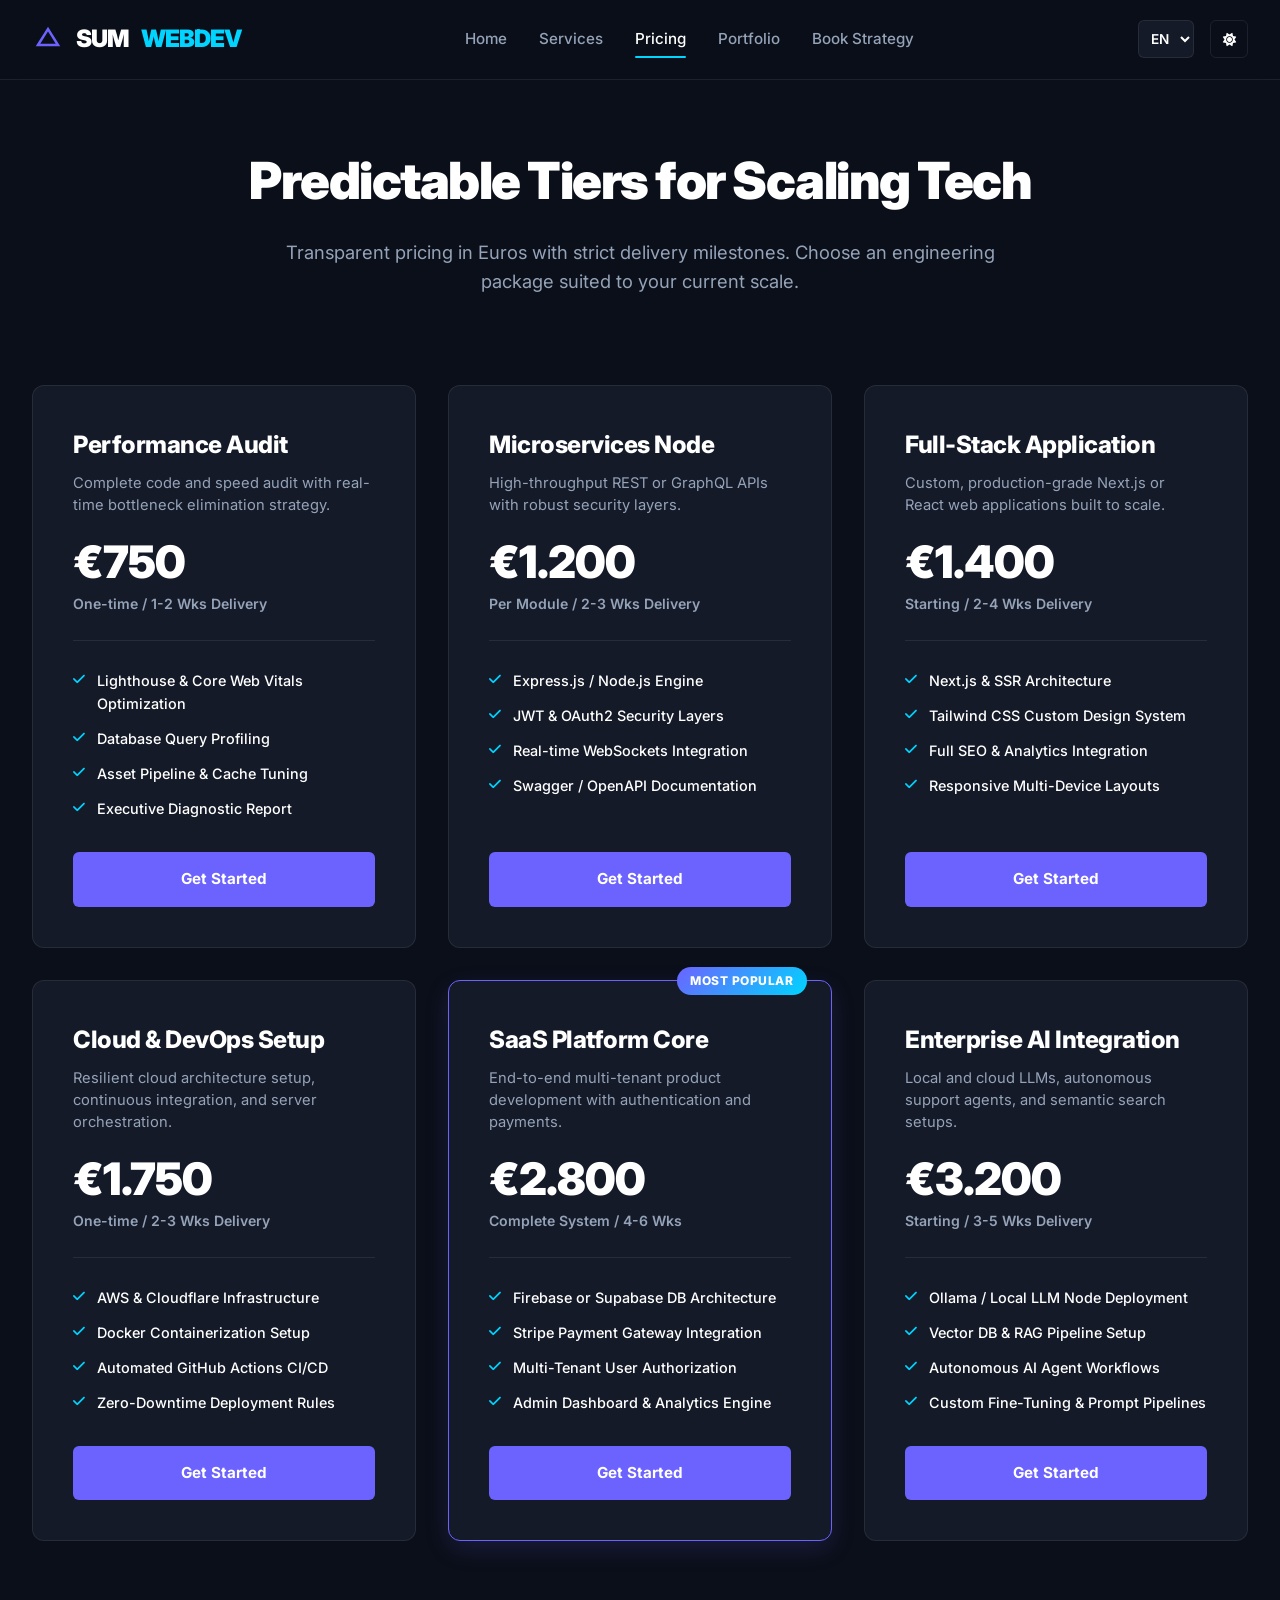
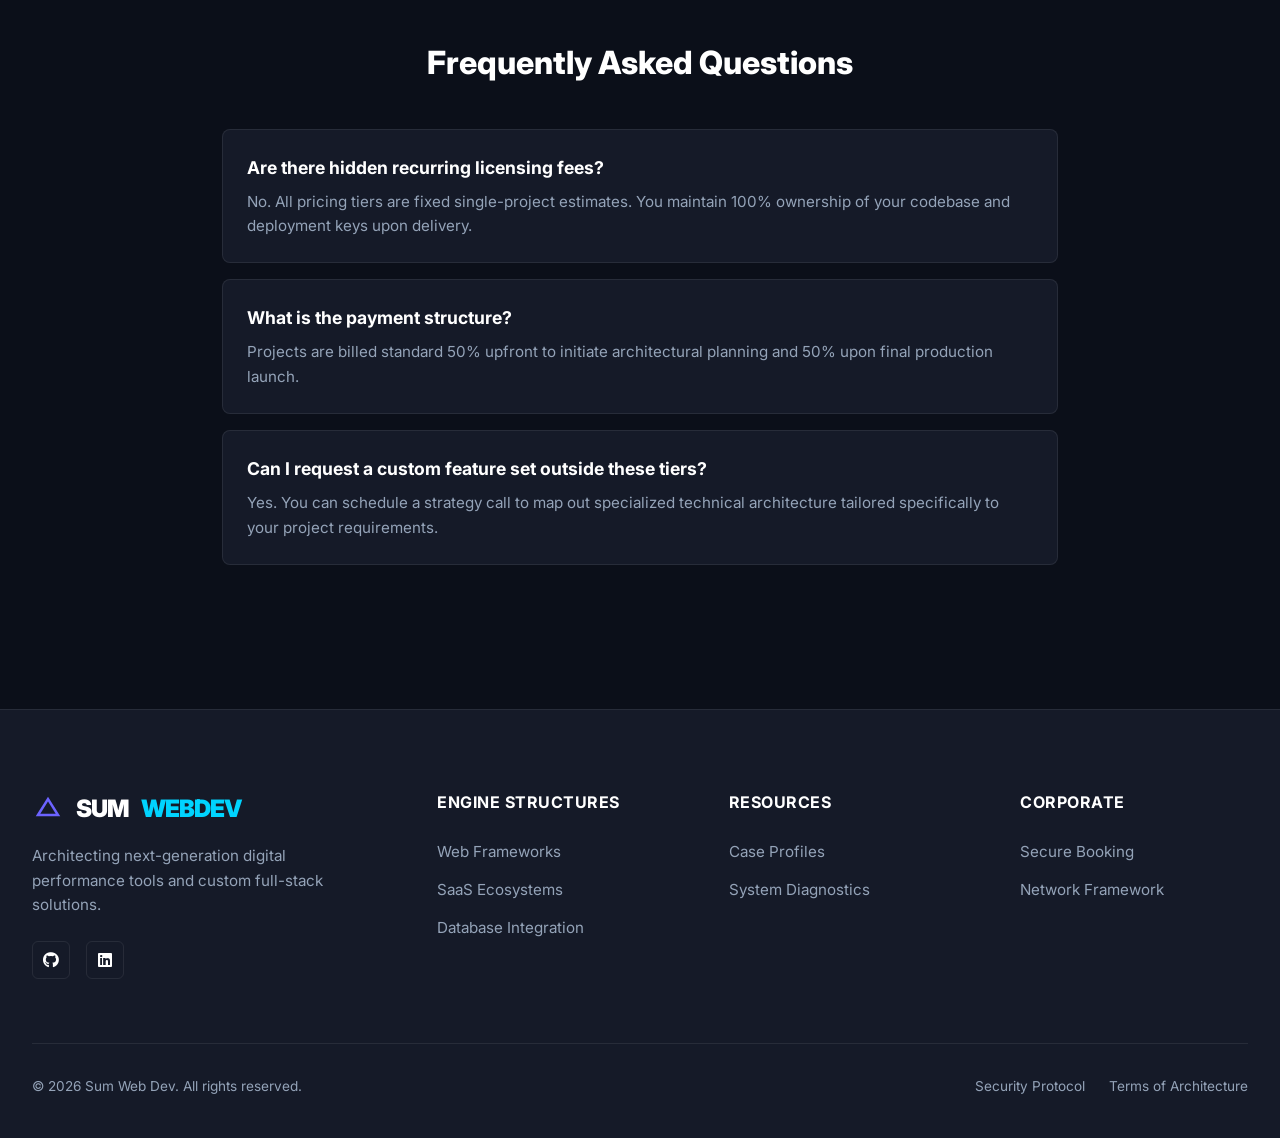
<file: pricing/index.html>
<!DOCTYPE html>
<html lang="en" data-theme="dark">
<head>
    <meta charset="UTF-8">
    <meta name="viewport" content="width=device-width, initial-scale=1.0">
    <title>Transparent Tiered Pricing | Sum Web Dev</title>
    <meta name="description" content="Predictable investment tiers for high-performance software engineering, SaaS systems, and enterprise integrations.">
    
    <link rel="stylesheet" href="https://cdnjs.cloudflare.com/ajax/libs/font-awesome/6.4.0/css/all.min.css">
    <link href="https://fonts.googleapis.com/css2?family=Inter:wght=400;500;600;700;800;900&display=swap" rel="stylesheet">
    
    <style>
        /* ==========================================================================
           1. Theme Tokens & Global Styles
           ========================================================================== */
        :root[data-theme="dark"] {
            --bg-main: #0B0F19;
            --bg-card: #151A28;
            --bg-card-hover: #1E2538;
            --accent-primary: #6C63FF;
            --accent-neon: #00D4FF;
            --text-pure: #FFFFFF;
            --text-muted: #94A3B8;
            --border-glass: rgba(255, 255, 255, 0.08);
            --header-bg: rgba(11, 15, 25, 0.85);
            --badge-bg: rgba(108, 99, 255, 0.15);
            --badge-text: #00D4FF;
        }

        :root[data-theme="light"] {
            --bg-main: #F8FAFC;
            --bg-card: #FFFFFF;
            --bg-card-hover: #F1F5F9;
            --accent-primary: #4F46E5;
            --accent-neon: #0EA5E9;
            --text-pure: #0F172A;
            --text-muted: #64748B;
            --border-glass: rgba(15, 23, 42, 0.08);
            --header-bg: rgba(248, 250, 252, 0.9);
            --badge-bg: rgba(79, 70, 229, 0.1);
            --badge-text: #4F46E5;
        }

        * { box-sizing: border-box; margin: 0; padding: 0; scroll-behavior: smooth; }

        body {
            background-color: var(--bg-main);
            color: var(--text-pure);
            font-family: 'Inter', sans-serif;
            overflow-x: hidden;
            line-height: 1.6;
            transition: background-color 0.3s ease, color 0.3s ease;
        }

        body.menu-open { overflow: hidden; }

        .scroll-progress {
            position: fixed; top: 0; left: 0; width: 0%; height: 3px;
            background: linear-gradient(90deg, var(--accent-primary), var(--accent-neon));
            z-index: 9999;
        }

        /* ==========================================================================
           2. Navigation & Utility Header
           ========================================================================== */
        .main-header {
            position: fixed; top: 0; left: 0; width: 100%; height: 80px;
            background: var(--header-bg); backdrop-filter: blur(12px);
            -webkit-backdrop-filter: blur(12px);
            border-bottom: 1px solid var(--border-glass); z-index: 1000;
            display: flex; align-items: center; transition: background 0.3s ease;
        }
        .nav-container {
            width: 100%; max-width: 1400px; margin: 0 auto; padding: 0 2rem;
            display: flex; justify-content: space-between; align-items: center;
        }
        
        .logo {
            display: flex; align-items: center; gap: 0.75rem;
            font-weight: 900; font-size: 1.5rem; color: var(--text-pure); text-decoration: none; letter-spacing: -1px;
            z-index: 1010;
        }
        .logo svg { width: 32px; height: 32px; fill: none; stroke: var(--accent-primary); stroke-width: 2.5; }
        .logo span { color: var(--accent-neon); }

        .nav-controls-wrapper { display: flex; align-items: center; gap: 1rem; z-index: 1010; }
        .nav-links { display: flex; align-items: center; gap: 2rem; }
        
        .nav-item {
            color: var(--text-muted); text-decoration: none; font-weight: 500; font-size: 0.95rem;
            transition: color 0.2s ease; position: relative;
        }
        .nav-item:hover, .nav-item.active { color: var(--text-pure); }
        .nav-item.active::after {
            content: ''; position: absolute; bottom: -6px; left: 0; width: 100%; height: 2px;
            background: var(--accent-neon); border-radius: 2px;
        }
        
        .utility-btn {
            background: transparent; border: 1px solid var(--border-glass); color: var(--text-pure);
            padding: 0.5rem; border-radius: 6px; cursor: pointer; display: flex; align-items: center; justify-content: center; width: 38px; height: 38px;
            transition: all 0.2s ease;
        }
        .utility-btn:hover { border-color: var(--accent-primary); }

        .lang-select {
            background: var(--bg-card); border: 1px solid var(--border-glass); color: var(--text-pure);
            padding: 0.4rem 0.5rem; border-radius: 6px; font-family: inherit; font-size: 0.85rem; font-weight: 600; cursor: pointer; outline: none;
            transition: all 0.2s ease; height: 38px;
        }
        .lang-select:focus { border-color: var(--accent-primary); }

        .mobile-toggle {
            display: none; background: transparent; border: 1px solid var(--border-glass); 
            color: var(--text-pure); cursor: pointer; width: 38px; height: 38px;
            border-radius: 6px; align-items: center; justify-content: center; transition: all 0.2s ease;
            flex-direction: column; gap: 4px; padding: 0; z-index: 1010;
        }
        .mobile-toggle span {
            display: block; width: 18px; height: 2px; background-color: var(--text-pure);
            transition: transform 0.3s cubic-bezier(0.16, 1, 0.3, 1), opacity 0.3s ease;
        }
        .mobile-toggle:hover { border-color: var(--accent-primary); }
        
        .mobile-toggle.active span:nth-child(1) { transform: translateY(6px) rotate(45deg); }
        .mobile-toggle.active span:nth-child(2) { opacity: 0; width: 0; }
        .mobile-toggle.active span:nth-child(3) { transform: translateY(-6px) rotate(-45deg); }

        /* ==========================================================================
           3. Pricing Hero & Billing Tiers Architecture
           ========================================================================== */
        .pricing-hero {
            max-width: 1400px; margin: 0 auto; padding: 140px 2rem 3rem; text-align: center;
        }
        .pricing-hero h1 {
            font-size: 3.2rem; font-weight: 900; letter-spacing: -1.5px; margin-bottom: 1rem;
        }
        .pricing-hero p {
            color: var(--text-muted); font-size: 1.15rem; max-width: 780px; margin: 0 auto 2.5rem;
        }

        .pricing-grid {
            max-width: 1400px; margin: 0 auto; padding: 0 2rem 6rem;
            display: grid; grid-template-columns: repeat(3, 1fr); gap: 2rem;
        }

        .pricing-card {
            background: var(--bg-card); border: 1px solid var(--border-glass);
            border-radius: 12px; padding: 2.5rem; display: flex; flex-direction: column;
            justify-content: space-between; position: relative; transition: all 0.3s ease;
        }
        .pricing-card:hover {
            transform: translateY(-5px); border-color: var(--accent-primary);
            box-shadow: 0 12px 30px rgba(108, 99, 255, 0.12); background: var(--bg-card-hover);
        }
        .pricing-card.popular {
            border-color: var(--accent-primary);
            box-shadow: 0 8px 25px rgba(108, 99, 255, 0.15);
        }

        .card-popular-badge {
            position: absolute; top: -14px; right: 24px;
            background: linear-gradient(135deg, var(--accent-primary), var(--accent-neon)); color: #FFF; font-size: 0.75rem;
            font-weight: 800; padding: 0.3rem 0.85rem; border-radius: 50px; text-transform: uppercase; letter-spacing: 0.5px;
        }

        .pricing-card h3 {
            font-size: 1.5rem; font-weight: 800; margin-bottom: 0.5rem; letter-spacing: -0.5px;
        }

        .pricing-card .tier-desc {
            color: var(--text-muted); font-size: 0.92rem; line-height: 1.5; margin-bottom: 1.5rem; min-height: 44px;
        }

        .price-display {
            margin-bottom: 1.75rem; padding-bottom: 1.5rem; border-bottom: 1px solid var(--border-glass);
        }
        .price-amount {
            font-size: 2.8rem; font-weight: 900; color: var(--text-pure); line-height: 1; letter-spacing: -1px;
        }
        .price-period {
            font-size: 0.88rem; font-weight: 600; color: var(--text-muted); margin-top: 0.5rem; display: block;
        }

        .feature-list {
            list-style: none; margin-bottom: 2rem; display: flex; flex-direction: column; gap: 0.75rem; flex-grow: 1;
        }
        .feature-list li {
            display: flex; align-items: flex-start; gap: 0.75rem; font-size: 0.9rem; color: var(--text-pure); font-weight: 500;
        }
        .feature-list li i { color: var(--accent-neon); font-size: 0.85rem; margin-top: 0.25rem; }

        .btn-checkout {
            display: inline-flex; align-items: center; justify-content: center; gap: 0.5rem;
            width: 100%; padding: 0.95rem 1.25rem; background: var(--accent-primary); color: #FFF;
            text-decoration: none; font-weight: 700; font-size: 0.95rem; border-radius: 6px;
            transition: all 0.2s ease; border: none; cursor: pointer; text-align: center;
        }
        .btn-checkout:hover { opacity: 0.9; transform: translateY(-1px); }

        /* FAQ Section */
        .faq-section { max-width: 900px; margin: 0 auto; padding: 0 2rem 8rem; }
        .faq-section h2 { text-align: center; font-size: 2rem; font-weight: 800; margin-bottom: 2.5rem; }
        .faq-item { background: var(--bg-card); border: 1px solid var(--border-glass); border-radius: 8px; margin-bottom: 1rem; padding: 1.5rem; }
        .faq-item h4 { font-size: 1.1rem; font-weight: 700; margin-bottom: 0.5rem; color: var(--text-pure); }
        .faq-item p { color: var(--text-muted); font-size: 0.95rem; line-height: 1.6; }

        /* ==========================================================================
           4. Corporate Footer
           ========================================================================== */
        .main-footer { background: var(--bg-card); border-top: 1px solid var(--border-glass); padding: 5rem 2rem 2.5rem; color: var(--text-muted); position: relative; z-index: 2; }
        .footer-grid { max-width: 1400px; margin: 0 auto; display: grid; grid-template-columns: 1.5fr repeat(3, 1fr); gap: 4rem; margin-bottom: 4rem; }
        .footer-brand p { margin-top: 1rem; max-width: 320px; font-size: 0.95rem; }
        .footer-col h4 { color: var(--text-pure); font-size: 1rem; font-weight: 700; margin-bottom: 1.5rem; text-transform: uppercase; letter-spacing: 0.5px; }
        .footer-col ul { list-style: none; display: flex; flex-direction: column; gap: 0.75rem; }
        .footer-col ul a { color: var(--text-muted); text-decoration: none; font-size: 0.95rem; transition: color 0.2s ease; }
        .footer-col ul a:hover { color: var(--text-pure); }
        
        .footer-social-row { display: flex; gap: 1rem; margin-top: 1.5rem; }
        .social-link-icon {
            display: inline-flex; align-items: center; justify-content: center; width: 38px; height: 38px;
            border-radius: 6px; border: 1px solid var(--border-glass); color: var(--text-pure); text-decoration: none; transition: background 0.2s ease;
        }
        .social-link-icon:hover { background: var(--accent-primary); color: #FFF; }

        .footer-bottom { max-width: 1400px; margin: 0 auto; border-top: 1px solid var(--border-glass); padding-top: 2rem; display: flex; justify-content: space-between; align-items: center; font-size: 0.85rem; }
        .footer-legal-links { display: flex; gap: 1.5rem; }
        .footer-legal-links a { color: var(--text-muted); text-decoration: none; transition: color 0.2s ease; }
        .footer-legal-links a:hover { color: var(--text-pure); }

        .back-to-top {
            position: fixed; bottom: 2rem; right: 2rem; background: var(--accent-primary); color: #FFF;
            border: none; width: 50px; height: 50px; border-radius: 50%; cursor: pointer; display: none; align-items: center; justify-content: center; box-shadow: 0 5px 15px rgba(0,0,0,0.2); z-index: 500; transition: all 0.2s ease;
        }

        /* ==========================================================================
           5. Responsive Breakpoints
           ========================================================================== */
        @media(max-width: 1024px) {
            .pricing-grid { grid-template-columns: repeat(2, 1fr); }
            .footer-grid { grid-template-columns: 1fr 1fr; gap: 3rem; }
        }

        @media(max-width: 768px) {
            .mobile-toggle { display: flex; }
            .pricing-grid { grid-template-columns: 1fr; }
            
            .nav-controls-wrapper { position: relative; }
            .nav-links {
                display: flex; flex-direction: column; position: fixed; top: 0; right: -100%; width: 100%;
                max-width: 300px; height: 100vh; background: rgba(21, 26, 40, 0.96); backdrop-filter: blur(20px);
                border-left: 1px solid var(--border-glass); padding: 120px 2rem 2rem; gap: 2rem; align-items: flex-start;
                transition: right 0.4s cubic-bezier(0.16, 1, 0.3, 1); box-shadow: -20px 0 40px rgba(0,0,0,0.4); z-index: 1005;
            }
            .nav-links.active { right: 0; }
            .footer-grid { grid-template-columns: 1fr; }
            .footer-bottom { flex-direction: column; gap: 1.5rem; text-align: center; }
        }
    </style>
</head>
<body>

    <div class="scroll-progress" id="scrollBar"></div>

    <!-- Header & Navigation Area -->
    <header class="main-header">
        <div class="nav-container">
            <a href="../" class="logo">
                <svg viewBox="0 0 32 32">
                    <path d="M6 22L16 6L26 22H6Z" />
                </svg>
                SUM<span>WEBDEV</span>
            </a>
            
            <nav class="nav-links" id="menuPanel">
                <a href="../" class="nav-item" data-i18n="nav_home">Home</a>
                <a href="../services/" class="nav-item" data-i18n="nav_services">Services</a>
                <a href="./" class="nav-item active" data-i18n="nav_pricing">Pricing</a>
                <a href="../portfolio/" class="nav-item" data-i18n="nav_portfolio">Portfolio</a>
                <a href="../booking/" class="nav-item" data-i18n="nav_booking">Book Strategy</a>
            </nav>

            <div class="nav-controls-wrapper">
                <select id="langSwitch" class="lang-select" aria-label="Select Language">
                    <option value="en">EN</option>
                    <option value="nl">NL</option>
                    <option value="fr">FR</option>
                    <option value="pt">PT</option>
                    <option value="es">ES</option>
                    <option value="it">IT</option>
                    <option value="ne">NE</option>
                    <option value="de">DE</option>
                </select>
                
                <button class="utility-btn" id="themeToggler" aria-label="Toggle Theme">
                    <i class="fa-solid fa-moon"></i>
                </button>
                
                <button class="mobile-toggle" id="hamburgerMenu" aria-label="Toggle Menu">
                    <span></span>
                    <span></span>
                    <span></span>
                </button>
            </div>
        </div>
    </header>

    <!-- Pricing Hero Section -->
    <section class="pricing-hero">
        <h1 data-i18n="hero_title">Predictable Tiers for Scaling Tech</h1>
        <p data-i18n="hero_subtitle">Transparent pricing in Euros with strict delivery milestones. Choose an engineering package suited to your current scale.</p>
    </section>

    <!-- 6 Detailed Pricing Tiers in Euros -->
    <section class="pricing-grid">
        
        <!-- Tier 1 -->
        <div class="pricing-card">
            <div>
                <h3 data-i18n="t1_title">Performance Audit</h3>
                <p class="tier-desc" data-i18n="t1_desc">Complete code and speed audit with real-time bottleneck elimination strategy.</p>
                <div class="price-display">
                    <div class="price-amount">€750</div>
                    <span class="price-period" data-i18n="t1_period">One-time / 1-2 Wks Delivery</span>
                </div>
            </div>
            <ul class="feature-list">
                <li><i class="fa-solid fa-check"></i> <span data-i18n="t1_f1">Lighthouse & Core Web Vitals Optimization</span></li>
                <li><i class="fa-solid fa-check"></i> <span data-i18n="t1_f2">Database Query Profiling</span></li>
                <li><i class="fa-solid fa-check"></i> <span data-i18n="t1_f3">Asset Pipeline & Cache Tuning</span></li>
                <li><i class="fa-solid fa-check"></i> <span data-i18n="t1_f4">Executive Diagnostic Report</span></li>
            </ul>
            <a href="../booking/?plan=audit" class="btn-checkout" data-i18n="btn_select">Get Started</a>
        </div>

        <!-- Tier 2 -->
        <div class="pricing-card">
            <div>
                <h3 data-i18n="t2_title">Microservices Node</h3>
                <p class="tier-desc" data-i18n="t2_desc">High-throughput REST or GraphQL APIs with robust security layers.</p>
                <div class="price-display">
                    <div class="price-amount">€1.200</div>
                    <span class="price-period" data-i18n="t2_period">Per Module / 2-3 Wks Delivery</span>
                </div>
            </div>
            <ul class="feature-list">
                <li><i class="fa-solid fa-check"></i> <span data-i18n="t2_f1">Express.js / Node.js Engine</span></li>
                <li><i class="fa-solid fa-check"></i> <span data-i18n="t2_f2">JWT & OAuth2 Security Layers</span></li>
                <li><i class="fa-solid fa-check"></i> <span data-i18n="t2_f3">Real-time WebSockets Integration</span></li>
                <li><i class="fa-solid fa-check"></i> <span data-i18n="t2_f4">Swagger / OpenAPI Documentation</span></li>
            </ul>
            <a href="../booking/?plan=api" class="btn-checkout" data-i18n="btn_select">Get Started</a>
        </div>

        <!-- Tier 3 -->
        <div class="pricing-card">
            <div>
                <h3 data-i18n="t3_title">Full-Stack Application</h3>
                <p class="tier-desc" data-i18n="t3_desc">Custom, production-grade Next.js or React web applications built to scale.</p>
                <div class="price-display">
                    <div class="price-amount">€1.400</div>
                    <span class="price-period" data-i18n="t3_period">Starting / 2-4 Wks Delivery</span>
                </div>
            </div>
            <ul class="feature-list">
                <li><i class="fa-solid fa-check"></i> <span data-i18n="t3_f1">Next.js & SSR Architecture</span></li>
                <li><i class="fa-solid fa-check"></i> <span data-i18n="t3_f2">Tailwind CSS Custom Design System</span></li>
                <li><i class="fa-solid fa-check"></i> <span data-i18n="t3_f3">Full SEO & Analytics Integration</span></li>
                <li><i class="fa-solid fa-check"></i> <span data-i18n="t3_f4">Responsive Multi-Device Layouts</span></li>
            </ul>
            <a href="../booking/?plan=fullstack" class="btn-checkout" data-i18n="btn_select">Get Started</a>
        </div>

        <!-- Tier 4 -->
        <div class="pricing-card">
            <div>
                <h3 data-i18n="t4_title">Cloud & DevOps Setup</h3>
                <p class="tier-desc" data-i18n="t4_desc">Resilient cloud architecture setup, continuous integration, and server orchestration.</p>
                <div class="price-display">
                    <div class="price-amount">€1.750</div>
                    <span class="price-period" data-i18n="t4_period">One-time / 2-3 Wks Delivery</span>
                </div>
            </div>
            <ul class="feature-list">
                <li><i class="fa-solid fa-check"></i> <span data-i18n="t4_f1">AWS & Cloudflare Infrastructure</span></li>
                <li><i class="fa-solid fa-check"></i> <span data-i18n="t4_f2">Docker Containerization Setup</span></li>
                <li><i class="fa-solid fa-check"></i> <span data-i18n="t4_f3">Automated GitHub Actions CI/CD</span></li>
                <li><i class="fa-solid fa-check"></i> <span data-i18n="t4_f4">Zero-Downtime Deployment Rules</span></li>
            </ul>
            <a href="../booking/?plan=devops" class="btn-checkout" data-i18n="btn_select">Get Started</a>
        </div>

        <!-- Tier 5 (Popular / Primary SaaS Package) -->
        <div class="pricing-card popular">
            <div class="card-popular-badge" data-i18n="badge_popular">Most Popular</div>
            <div>
                <h3 data-i18n="t5_title">SaaS Platform Core</h3>
                <p class="tier-desc" data-i18n="t5_desc">End-to-end multi-tenant product development with authentication and payments.</p>
                <div class="price-display">
                    <div class="price-amount">€2.800</div>
                    <span class="price-period" data-i18n="t5_period">Complete System / 4-6 Wks</span>
                </div>
            </div>
            <ul class="feature-list">
                <li><i class="fa-solid fa-check"></i> <span data-i18n="t5_f1">Firebase or Supabase DB Architecture</span></li>
                <li><i class="fa-solid fa-check"></i> <span data-i18n="t5_f2">Stripe Payment Gateway Integration</span></li>
                <li><i class="fa-solid fa-check"></i> <span data-i18n="t5_f3">Multi-Tenant User Authorization</span></li>
                <li><i class="fa-solid fa-check"></i> <span data-i18n="t5_f4">Admin Dashboard & Analytics Engine</span></li>
            </ul>
            <a href="../booking/?plan=saas" class="btn-checkout" data-i18n="btn_select">Get Started</a>
        </div>

        <!-- Tier 6 -->
        <div class="pricing-card">
            <div>
                <h3 data-i18n="t6_title">Enterprise AI Integration</h3>
                <p class="tier-desc" data-i18n="t6_desc">Local and cloud LLMs, autonomous support agents, and semantic search setups.</p>
                <div class="price-display">
                    <div class="price-amount">€3.200</div>
                    <span class="price-period" data-i18n="t6_period">Starting / 3-5 Wks Delivery</span>
                </div>
            </div>
            <ul class="feature-list">
                <li><i class="fa-solid fa-check"></i> <span data-i18n="t6_f1">Ollama / Local LLM Node Deployment</span></li>
                <li><i class="fa-solid fa-check"></i> <span data-i18n="t6_f2">Vector DB & RAG Pipeline Setup</span></li>
                <li><i class="fa-solid fa-check"></i> <span data-i18n="t6_f3">Autonomous AI Agent Workflows</span></li>
                <li><i class="fa-solid fa-check"></i> <span data-i18n="t6_f4">Custom Fine-Tuning & Prompt Pipelines</span></li>
            </ul>
            <a href="../booking/?plan=ai" class="btn-checkout" data-i18n="btn_select">Get Started</a>
        </div>

    </section>

    <!-- Pricing FAQs Section -->
    <section class="faq-section">
        <h2 data-i18n="faq_title">Frequently Asked Questions</h2>
        <div class="faq-item">
            <h4 data-i18n="faq_q1">Are there hidden recurring licensing fees?</h4>
            <p data-i18n="faq_a1">No. All pricing tiers are fixed single-project estimates. You maintain 100% ownership of your codebase and deployment keys upon delivery.</p>
        </div>
        <div class="faq-item">
            <h4 data-i18n="faq_q2">What is the payment structure?</h4>
            <p data-i18n="faq_a2">Projects are billed standard 50% upfront to initiate architectural planning and 50% upon final production launch.</p>
        </div>
        <div class="faq-item">
            <h4 data-i18n="faq_q3">Can I request a custom feature set outside these tiers?</h4>
            <p data-i18n="faq_a3">Yes. You can schedule a strategy call to map out specialized technical architecture tailored specifically to your project requirements.</p>
        </div>
    </section>

    <!-- Global Corporate Footer -->
    <footer class="main-footer">
        <div class="footer-grid">
            <div class="footer-brand">
                <a href="../" class="logo">
                    <svg viewBox="0 0 32 32">
                        <path d="M6 22L16 6L26 22H6Z" />
                    </svg>
                    SUM<span>WEBDEV</span>
                </a>
                <p data-i18n="footer_brand_desc">Architecting next-generation digital performance tools and custom full-stack solutions.</p>
                <div class="footer-social-row">
                    <a href="#" class="social-link-icon" aria-label="GitHub"><i class="fa-brands fa-github"></i></a>
                    <a href="#" class="social-link-icon" aria-label="LinkedIn"><i class="fa-brands fa-linkedin"></i></a>
                </div>
            </div>
            <div class="footer-col">
                <h4 data-i18n="footer_col1_title">Engine Structures</h4>
                <ul>
                    <li><a href="../web-frameworks/" data-i18n="footer_f1">Web Frameworks</a></li>
                    <li><a href="../saas-ecosystems/" data-i18n="footer_f2">SaaS Ecosystems</a></li>
                    <li><a href="../database-integration/" data-i18n="footer_f3">Database Integration</a></li>
                </ul>
            </div>
            <div class="footer-col">
                <h4 data-i18n="footer_col2_title">Resources</h4>
                <ul>
                    <li><a href="../case-profiles/" data-i18n="footer_r1">Case Profiles</a></li>
                    <li><a href="../system-diagnostics/" data-i18n="footer_r2">System Diagnostics</a></li>
                </ul>
            </div>
            <div class="footer-col">
                <h4 data-i18n="footer_col3_title">Corporate</h4>
                <ul>
                    <li><a href="../booking/" data-i18n="footer_c1">Secure Booking</a></li>
                    <li><a href="../network-framework/" data-i18n="footer_c2">Network Framework</a></li>
                </ul>
            </div>
        </div>
        <div class="footer-bottom">
            <p>&copy; 2026 Sum Web Dev. All rights reserved.</p>
            <div class="footer-legal-links">
                <a href="../security-protocol/" data-i18n="footer_l1">Security Protocol</a>
                <a href="../terms-of-architecture/" data-i18n="footer_l2">Terms of Architecture</a>
            </div>
        </div>
    </footer>

    <button class="back-to-top" id="scrollTopBtn" aria-label="Scroll to top">
        <i class="fa-solid fa-arrow-up"></i>
    </button>

    <!-- Complete Client-Side Controller Engine (Translation, Theme, Mobile Navigation) -->
    <script>
        const i18nData = {
            en: {
                nav_home: "Home", nav_services: "Services", nav_pricing: "Pricing", nav_portfolio: "Portfolio", nav_booking: "Book Strategy",
                hero_title: "Predictable Tiers for Scaling Tech", hero_subtitle: "Transparent pricing in Euros with strict delivery milestones. Choose an engineering package suited to your current scale.",
                badge_popular: "Most Popular", btn_select: "Get Started",
                t1_title: "Performance Audit", t1_desc: "Complete code and speed audit with real-time bottleneck elimination strategy.", t1_period: "One-time / 1-2 Wks Delivery",
                t1_f1: "Lighthouse & Core Web Vitals Optimization", t1_f2: "Database Query Profiling", t1_f3: "Asset Pipeline & Cache Tuning", t1_f4: "Executive Diagnostic Report",
                t2_title: "Microservices Node", t2_desc: "High-throughput REST or GraphQL APIs with robust security layers.", t2_period: "Per Module / 2-3 Wks Delivery",
                t2_f1: "Express.js / Node.js Engine", t2_f2: "JWT & OAuth2 Security Layers", t2_f3: "Real-time WebSockets Integration", t2_f4: "Swagger / OpenAPI Documentation",
                t3_title: "Full-Stack Application", t3_desc: "Custom, production-grade Next.js or React web applications built to scale.", t3_period: "Starting / 2-4 Wks Delivery",
                t3_f1: "Next.js & SSR Architecture", t3_f2: "Tailwind CSS Custom Design System", t3_f3: "Full SEO & Analytics Integration", t3_f4: "Responsive Multi-Device Layouts",
                t4_title: "Cloud & DevOps Setup", t4_desc: "Resilient cloud architecture setup, continuous integration, and server orchestration.", t4_period: "One-time / 2-3 Wks Delivery",
                t4_f1: "AWS & Cloudflare Infrastructure", t4_f2: "Docker Containerization Setup", t4_f3: "Automated GitHub Actions CI/CD", t4_f4: "Zero-Downtime Deployment Rules",
                t5_title: "SaaS Platform Core", t5_desc: "End-to-end multi-tenant product development with authentication and payments.", t5_period: "Complete System / 4-6 Wks",
                t5_f1: "Firebase or Supabase DB Architecture", t5_f2: "Stripe Payment Gateway Integration", t5_f3: "Multi-Tenant User Authorization", t5_f4: "Admin Dashboard & Analytics Engine",
                t6_title: "Enterprise AI Integration", t6_desc: "Local and cloud LLMs, autonomous support agents, and semantic search setups.", t6_period: "Starting / 3-5 Wks Delivery",
                t6_f1: "Ollama / Local LLM Node Deployment", t6_f2: "Vector DB & RAG Pipeline Setup", t6_f3: "Autonomous AI Agent Workflows", t6_f4: "Custom Fine-Tuning & Prompt Pipelines",
                faq_title: "Frequently Asked Questions", faq_q1: "Are there hidden recurring licensing fees?", faq_a1: "No. All pricing tiers are fixed single-project estimates. You maintain 100% ownership of your codebase and deployment keys upon delivery.",
                faq_q2: "What is the payment structure?", faq_a2: "Projects are billed standard 50% upfront to initiate architectural planning and 50% upon final production launch.",
                faq_q3: "Can I request a custom feature set outside these tiers?", faq_a3: "Yes. You can schedule a strategy call to map out specialized technical architecture tailored specifically to your project requirements.",
                footer_brand_desc: "Architecting next-generation digital performance tools and custom full-stack solutions.", footer_col1_title: "Engine Structures", footer_col2_title: "Resources", footer_col3_title: "Corporate",
                footer_f1: "Web Frameworks", footer_f2: "SaaS Ecosystems", footer_f3: "Database Integration", footer_r1: "Case Profiles", footer_r2: "System Diagnostics", footer_c1: "Secure Booking", footer_c2: "Network Framework", footer_l1: "Security Protocol", footer_l2: "Terms of Architecture"
            },
            nl: {
                nav_home: "Startpagina", nav_services: "Diensten", nav_pricing: "Prijzen", nav_portfolio: "Portfolio", nav_booking: "Boek Strategie",
                hero_title: "Voorspelbare Tarieven voor Schaalbare Tech", hero_subtitle: "Transparante prijzen in Euro's met strikte opleveringsmijlpalen. Kies een pakket dat past bij uw schaal.",
                badge_popular: "Meest Populair", btn_select: "Aan de slag",
                t1_title: "Prestatie-Audit", t1_desc: "Volledige code- en snelheidsaudit met realtime strategie voor knelpunteliminatie.", t1_period: "Eenmalig / 1-2 Wk Levering",
                t1_f1: "Lighthouse & Core Web Vitals Optimalisatie", t1_f2: "Database Query Profiling", t1_f3: "Asset Pipeline & Cache Afstemming", t1_f4: "Diagnostisch Eindrapport",
                t2_title: "Microservices Node", t2_desc: "REST- of GraphQL-API's met hoge doorvoer en robuuste beveiligingslagen.", t2_period: "Per Module / 2-3 Wk Levering",
                t2_f1: "Express.js / Node.js Engine", t2_f2: "JWT & OAuth2 Beveiligingslagen", t2_f3: "Realtime WebSockets Integratie", t2_f4: "Swagger / OpenAPI Documentatie",
                t3_title: "Full-Stack Applicatie", t3_desc: "Aangepaste Next.js- of React-webapplicaties van productiekwaliteit.", t3_period: "Vanaf / 2-4 Wk Levering",
                t3_f1: "Next.js & SSR Architectuur", t3_f2: "Tailwind CSS Aangepast Design Systeem", t3_f3: "Volledige SEO & Analytics Integratie", t3_f4: "Responsieve Layouts",
                t4_title: "Cloud & DevOps Inrichting", t4_desc: "Veerkrachtige cloudarchitectuur, continue integratie en serverorkestratie.", t4_period: "Eenmalig / 2-3 Wk Levering",
                t4_f1: "AWS & Cloudflare Infrastructuur", t4_f2: "Docker Containerisatie Setup", t4_f3: "Geautomatiseerde GitHub Actions CI/CD", t4_f4: "Zero-Downtime Regels",
                t5_title: "SaaS Platform Kern", t5_desc: "End-to-end multi-tenant productontwikkeling met authenticatie en betalingen.", t5_period: "Compleet Systeem / 4-6 Wk",
                t5_f1: "Firebase of Supabase DB Architectuur", t5_f2: "Stripe Betalingskoppeling", t5_f3: "Multi-Tenant Gebruikersautorisatie", t5_f4: "Admin Dashboard & Analytics",
                t6_title: "Enterprise AI Integratie", t6_desc: "Lokale en cloud LLM's, autonome ondersteuningsagenten en semantische zoekopdrachten.", t6_period: "Vanaf / 3-5 Wk Levering",
                t6_f1: "Ollama / Lokale LLM Node Uitrol", t6_f2: "Vector DB & RAG Pipeline Setup", t6_f3: "Autonome AI Agent Workflows", t6_f4: "Aangepaste Fine-Tuning & Prompts",
                faq_title: "Veelgestelde Vragen", faq_q1: "Zijn er verborgen terugkerende licentiekosten?", faq_a1: "Nee. Alle tarieven zijn vast op projectbasis. U behoudt 100% eigendom van uw broncode en sleutels.",
                faq_q2: "Wat is de betalingsstructuur?", faq_a2: "Projecten worden gefactureerd met 50% vooraf om de planning te starten en 50% bij de definitieve lancering.",
                faq_q3: "Kan ik een aangepast pakket aanvragen?", faq_a3: "Ja. U kunt een strategiegesprek inplannen om gespecialiseerde architectuur af te stemmen op uw eisen.",
                footer_brand_desc: "Architectuur van de volgende generatie digitale prestatietools en full-stack oplossingen.", footer_col1_title: "Engine Structuren", footer_col2_title: "Bronmateriaal", footer_col3_title: "Zakelijk",
                footer_f1: "Web Frameworks", footer_f2: "SaaS Ecosystemen", footer_f3: "Database Integratie", footer_r1: "Casestudies", footer_r2: "Systeemdiagnostiek", footer_c1: "Veilig Boeken", footer_c2: "Netwerk Framework", footer_l1: "Beveiligingsprotocol", footer_l2: "Voorwaarden"
            },
            fr: {
                nav_home: "Accueil", nav_services: "Services", nav_pricing: "Tarifs", nav_portfolio: "Portfolio", nav_booking: "Réserver",
                hero_title: "Tarifs Prévisibles pour Technologies Évolutives", hero_subtitle: "Tarification transparente en Euros avec étapes de livraison strictes. Choisissez une formule adaptée à votre échelle.",
                badge_popular: "Le Plus Populaire", btn_select: "Commencer",
                t1_title: "Audit de Performance", t1_desc: "Audit complet du code et de la vitesse avec stratégie d'élimination des goulots d'étranglement.", t1_period: "Unique / Livraison 1-2 Sem",
                t1_f1: "Optimisation Lighthouse & Core Web Vitals", t1_f2: "Profilage des Requêtes SQL", t1_f3: "Optimisation du Cache et des Fichiers", t1_f4: "Rapport Diagnostic Exécutif",
                t2_title: "Nœud de Microservices", t2_desc: "API REST ou GraphQL à haut débit avec couches de sécurité renforcées.", t2_period: "Par Module / Livraison 2-3 Sem",
                t2_f1: "Moteur Express.js / Node.js", t2_f2: "Couches de Sécurité JWT & OAuth2", t2_f3: "Intégration WebSockets Temps Réel", t2_f4: "Documentation Swagger / OpenAPI",
                t3_title: "Application Full-Stack", t3_desc: "Applications web Next.js ou React sur mesure, conçues pour monter en charge.", t3_period: "À partir de / Livraison 2-4 Sem",
                t3_f1: "Architecture Next.js & SSR", t3_f2: "Système de Design Tailwind CSS", t3_f3: "Intégration SEO & Analytics", t3_f4: "Mises en page Adaptatives",
                t4_title: "Infrastructure Cloud & DevOps", t4_desc: "Architecture cloud résiliente, intégration continue et orchestration de serveurs.", t4_period: "Unique / Livraison 2-3 Sem",
                t4_f1: "Infrastructures AWS & Cloudflare", t4_f2: "Configuration Docker & Conteneurs", t4_f3: "CI/CD GitHub Actions Automatisé", t4_f4: "Règles de Déploiement Sans Interruption",
                t5_title: "Cœur de Plateforme SaaS", t5_desc: "Développement complet de produits multi-locataires avec authentification et paiements.", t5_period: "Système Complet / 4-6 Sem",
                t5_f1: "Architecture Base de Données Firebase/Supabase", t5_f2: "Intégration Passerelle de Paiement Stripe", t5_f3: "Autorisation Utilisateur Multi-Locataire", t5_f4: "Tableau de Bord Admin & Analytique",
                t6_title: "Intégration IA Entreprise", t6_desc: "LLMs locaux et cloud, agents d'assistance autonomes et recherche sémantique.", t6_period: "À partir de / Livraison 3-5 Sem",
                t6_f1: "Déploiement de Nœud LLM Local / Ollama", t6_f2: "Configuration Vector DB & Pipeline RAG", t6_f3: "Flux d'Agents IA Autonomes", t6_f4: "Ajustement sur Mesure & Prompts",
                faq_title: "Foire Aux Questions", faq_q1: "Y a-t-il des frais de licence récurrents cachés?", faq_a1: "Non. Tous les tarifs sont fixes par projet. Vous conservez 100% de la propriété de votre code source à la livraison.",
                faq_q2: "Quelle est la structure de paiement?", faq_a2: "Les projets sont facturés à 50% d'acompte pour lancer l'architecture et 50% au lancement final.",
                faq_q3: "Puis-je demander des fonctionnalités sur mesure?", faq_a3: "Oui. Vous pouvez réserver un appel stratégique pour concevoir une architecture adaptée à vos besoins précis.",
                footer_brand_desc: "Conception d'outils de performance numérique de nouvelle génération et solutions full-stack.", footer_col1_title: "Architectures Engine", footer_col2_title: "Ressources", footer_col3_title: "Entreprise",
                footer_f1: "Frameworks Web", footer_f2: "Écosystèmes SaaS", footer_f3: "Intégration DB", footer_r1: "Profils d'Études", footer_r2: "Diagnostics Système", footer_c1: "Réservation Sécurisée", footer_c2: "Cadre Réseau", footer_l1: "Protocole de Sécurité", footer_l2: "Conditions d'Architecture"
            },
            pt: {
                nav_home: "Início", nav_services: "Serviços", nav_pricing: "Preços", nav_portfolio: "Portfólio", nav_booking: "Agendar",
                hero_title: "Planos Previsíveis para Tecnologia Escalável", hero_subtitle: "Preços transparentes em Euros com prazos e entregas rigorosas. Escolha o pacote ideal para o seu momento.",
                badge_popular: "Mais Popular", btn_select: "Começar Agora",
                t1_title: "Auditoria de Desempenho", t1_desc: "Auditoria completa de código e velocidade com estratégia de eliminação de gargalos.", t1_period: "Único / Entrega em 1-2 Sem",
                t1_f1: "Otimização de Lighthouse & Core Web Vitals", t1_f2: "Análise de Consultas em Banco de Dados", t1_f3: "Ajuste de Cache e Pipeline de Arquivos", t1_f4: "Relatório Diagnóstico Executivo",
                t2_title: "Nó de Microserviços", t2_desc: "APIs REST ou GraphQL de alto desempenho com camadas avançadas de segurança.", t2_period: "Por Módulo / Entrega em 2-3 Sem",
                t2_f1: "Motor Express.js / Node.js", t2_f2: "Camadas de Segurança JWT & OAuth2", t2_f3: "Integração WebSockets em Tempo Real", t2_f4: "Documentação Swagger / OpenAPI",
                t3_title: "Aplicação Full-Stack", t3_desc: "Aplicações web sob medida em Next.js ou React, projetadas para alta escala.", t3_period: "A partir de / Entrega em 2-4 Sem",
                t3_f1: "Arquitetura Next.js & SSR", t3_f2: "Sistema de Design Customizado Tailwind CSS", t3_f3: "Integração Completa de SEO e Analytics", t3_f4: "Layouts Responsivos Multi-Dispositivo",
                t4_title: "Infraestrutura Cloud & DevOps", t4_desc: "Arquitetura em nuvem resiliente, integração contínua e orquestração de servidores.", t4_period: "Único / Entrega em 2-3 Sem",
                t4_f1: "Infraestrutura AWS & Cloudflare", t4_f2: "Configuração de Containers Docker", t4_f3: "Automação CI/CD com GitHub Actions", t4_f4: "Regras de Implantação Sem Interrupção",
                t5_title: "Núcleo de Plataforma SaaS", t5_desc: "Desenvolvimento completo de produto multi-inquilino com autenticação e pagamentos.", t5_period: "Sistema Completo / 4-6 Sem",
                t5_f1: "Arquitetura de Banco de Dados Firebase/Supabase", t5_f2: "Integração com Gateway de Pagamento Stripe", t5_f3: "Autorização de Usuários Multi-Inquilino", t5_f4: "Painel de Controle Admin e Métricas",
                t6_title: "Integração de IA Corporativa", t6_desc: "LLMs locais e em nuvem, agentes autônomos de suporte e busca semântica.", t6_period: "A partir de / Entrega em 3-5 Sem",
                t6_f1: "Implantação de Nó LLM Local / Ollama", t6_f2: "Configuração de Banco de Vetores & RAG", t6_f3: "Fluxos de Trabalho com Agentes de IA", t6_f4: "Ajuste Fino e Prompts Personalizados",
                faq_title: "Perguntas Frequentes", faq_q1: "Existem taxas recorrentes ou licenças ocultas?", faq_a1: "Não. Todos os planos têm preços fixos por projeto. Você mantém 100% da propriedade do código e chaves ao finalizar.",
                faq_q2: "Como funciona a estrutura de pagamento?", faq_a2: "Os projetos são faturados com 50% de entrada para iniciar a arquitetura e 50% no lançamento final.",
                faq_q3: "Posso solicitar um projeto customizado fora desses planos?", faq_a3: "Sim. Você pode agendar uma reunião de estratégia para desenhar uma arquitetura específica para o seu negócio.",
                footer_brand_desc: "Construindo ferramentas de desempenho digital de última geração e soluções full-stack.", footer_col1_title: "Estrutura do Motor", footer_col2_title: "Recursos", footer_col3_title: "Corporativo",
                footer_f1: "Frameworks Web", footer_f2: "Ecossistemas SaaS", footer_f3: "Integração de Bancos", footer_r1: "Casos de Estudo", footer_r2: "Diagnóstico de Sistemas", footer_c1: "Agendamento Seguro", footer_c2: "Estrutura de Rede", footer_l1: "Protocolo de Segurança", footer_l2: "Termos de Arquitetura"
            },
            es: {
                nav_home: "Inicio", nav_services: "Servicios", nav_pricing: "Precios", nav_portfolio: "Portafolio", nav_booking: "Reservar",
                hero_title: "Planes Predecibles para Tecnología Escalable", hero_subtitle: "Precios transparentes en Euros con plazos de entrega estrictos. Elija el paquete adecuado para su escala actual.",
                badge_popular: "Más Popular", btn_select: "Comenzar",
                t1_title: "Auditoría de Rendimiento", t1_desc: "Auditoría completa de código y velocidad con estrategia para eliminar cuellos de botella.", t1_period: "Pago Único / Entrega 1-2 Sem",
                t1_f1: "Optimización de Lighthouse y Core Web Vitals", t1_f2: "Perfilado de Consultas a Bases de Datos", t1_f3: "Ajuste de Caché y Pipeline de Recursos", t1_f4: "Informe Diagnóstico Ejecutivo",
                t2_title: "Nodo de Microservicios", t2_desc: "APIs REST o GraphQL de alto rendimiento con capas de seguridad robustas.", t2_period: "Por Módulo / Entrega 2-3 Sem",
                t2_f1: "Motor Express.js / Node.js", t2_f2: "Capas de Seguridad JWT y OAuth2", t2_f3: "Integración de WebSockets en Tiempo Real", t2_f4: "Documentación Swagger / OpenAPI",
                t3_title: "Aplicación Full-Stack", t3_desc: "Aplicaciones web personalizadas en Next.js o React construidas para escalar.", t3_period: "Desde / Entrega 2-4 Sem",
                t3_f1: "Arquitectura Next.js y SSR", t3_f2: "Sistema de Diseño Personalizado en Tailwind CSS", t3_f3: "Integración Completa de SEO y Analítica", t3_f4: "Diseños Adaptables Multidispositivo",
                t4_title: "Infraestructura Cloud y DevOps", t4_desc: "Arquitectura en la nube resiliente, integración continua y orquestación de servidores.", t4_period: "Pago Único / Entrega 2-3 Sem",
                t4_f1: "Infraestructura en AWS y Cloudflare", t4_f2: "Configuración de Contenedores Docker", t4_f3: "CI/CD Automatizado con GitHub Actions", t4_f4: "Reglas de Despliegue Sin Interrupciones",
                t5_title: "Núcleo de Plataforma SaaS", t5_desc: "Desarrollo completo de producto multinquilino con autenticación y pagos.", t5_period: "Sistema Completo / 4-6 Sem",
                t5_f1: "Arquitectura en Firebase o Supabase", t5_f2: "Integración de Pasarela de Pagos Stripe", t5_f3: "Autorización de Usuarios Multinquilino", t5_f4: "Panel de Control Admin y Métricas",
                t6_title: "Integración de IA Empresarial", t6_desc: "LLMs locales y en la nube, agentes de soporte autónomos y búsqueda semántica.", t6_period: "Desde / Entrega 3-5 Sem",
                t6_f1: "Despliegue de Nodo LLM Local / Ollama", t6_f2: "Configuración de Base de Datos Vectorial y RAG", t6_f3: "Flujos de Trabajo con Agentes de IA Autónomos", t6_f4: "Ajuste Fino Personalizado y Prompts",
                faq_title: "Preguntas Frecuentes", faq_q1: "¿Existen cargos ocultos de licencia recurrente?", faq_a1: "No. Todos los planes son estimaciones fijas por proyecto. Usted conserva el 100% de la propiedad de su código al finalizar.",
                faq_q2: "¿Cuál es la estructura de pago?", faq_a2: "Los proyectos se facturan con un 50% anticipado para iniciar la arquitectura y un 50% al momento del lanzamiento final.",
                faq_q3: "¿Puedo solicitar un plan personalizado fuera de estas opciones?", faq_a3: "Sí. Puede programar una llamada de estrategia para diseñar una arquitectura técnica adaptada a sus requisitos específicos.",
                footer_brand_desc: "Diseñando herramientas de alto rendimiento digital y soluciones full-stack personalizadas.", footer_col1_title: "Estructura del Motor", footer_col2_title: "Recursos", footer_col3_title: "Corporativo",
                footer_f1: "Frameworks Web", footer_f2: "Ecosistemas SaaS", footer_f3: "Integración de BD", footer_r1: "Perfiles de Casos", footer_r2: "Diagnóstico de Sistemas", footer_c1: "Reserva Segura", footer_c2: "Marco de Red", footer_l1: "Protocolo de Seguridad", footer_l2: "Términos de Arquitectura"
            },
            it: {
                nav_home: "Home", nav_services: "Servizi", nav_pricing: "Prezzi", nav_portfolio: "Portfolio", nav_booking: "Prenota",
                hero_title: "Piani Prevedibili per Tecnologie Scalabili", hero_subtitle: "Prezzi trasparenti in Euro con scadenze di consegna rigorose. Scegli il pacchetto più adatto alla tua scala.",
                badge_popular: "Più Popolare", btn_select: "Inizia Ora",
                t1_title: "Audit di Prestazioni", t1_desc: "Audit completo del codice e della velocità con strategia di eliminazione dei colli di bottiglia.", t1_period: "Una tantum / Consegna 1-2 Sett",
                t1_f1: "Ottimizzazione Lighthouse & Core Web Vitals", t1_f2: "Profilazione Query Database", t1_f3: "Ottimizzazione Cache e Asset", t1_f4: "Report Diagnostico Esecutivo",
                t2_title: "Nodo Microservizi", t2_desc: "API REST o GraphQL ad alte prestazioni con livelli di sicurezza avanzati.", t2_period: "Per Modulo / Consegna 2-3 Sett",
                t2_f1: "Engine Express.js / Node.js", t2_f2: "Sicurezza con JWT & OAuth2", t2_f3: "Integrazione WebSockets in Tempo Reale", t2_f4: "Documentazione Swagger / OpenAPI",
                t3_title: "Applicazione Full-Stack", t3_desc: "Applicazioni web Next.js o React su misura, progettate per scalare.", t3_period: "A partire da / Consegna 2-4 Sett",
                t3_f1: "Architettura Next.js & SSR", t3_f2: "Design System Tailwind CSS", t3_f3: "Integrazione SEO & Analytics Completa", t3_f4: "Layout Reattivi Multi-Dispositivo",
                t4_title: "Cloud & DevOps Setup", t4_desc: "Architettura cloud resiliente, integrazione continua e orchestrazione server.", t4_period: "Una tantum / Consegna 2-3 Sett",
                t4_f1: "Infrastruttura AWS & Cloudflare", t4_f2: "Configurazione Container Docker", t4_f3: "CI/CD Automatizzato con GitHub Actions", t4_f4: "Regole di Deployment Senza Downtime",
                t5_title: "Core Piattaforma SaaS", t5_desc: "Sviluppo completo di prodotti multi-tenant con autenticazione e pagamenti.", t5_period: "Sistema Completo / 4-6 Sett",
                t5_f1: "Architettura DB Firebase o Supabase", t5_f2: "Integrazione Gateway Pagamenti Stripe", t5_f3: "Autorizzazione Utenti Multi-Tenant", t5_f4: "Dashboard Admin & Engine Analitico",
                t6_title: "Integrazione AI Enterprise", t6_desc: "LLM locali e cloud, agenti di supporto autonomi e ricerca semantica.", t6_period: "A partire da / Consegna 3-5 Sett",
                t6_f1: "Deployment Nodo LLM Locale / Ollama", t6_f2: "Setup Vector DB & Pipeline RAG", t6_f3: "Workflow Agenti AI Autonomi", t6_f4: "Fine-Tuning & Prompt Personalizzati",
                faq_title: "Domande Frequenti", faq_q1: "Ci sono costi di licenza ricorrenti nascosti?", faq_a1: "No. Tutti i prezzi sono stime fisse per progetto. Mantieni il 100% della proprietà del codice e delle chiavi alla consegna.",
                faq_q2: "Qual è la struttura di pagamento?", faq_a2: "I progetti sono fatturati con il 50% di anticipo per avviare la pianificazione e il 50% al lancio finale.",
                faq_q3: "Posso richiedere un pacchetto personalizzato?", faq_a3: "Sì. Puoi prenotare una chiamata strategica per progettare un'architettura tecnica su misura per le tue esigenze.",
                footer_brand_desc: "Architettura di strumenti digitali ad alte prestazioni e soluzioni full-stack personalizzate.", footer_col1_title: "Struttura Engine", footer_col2_title: "Risorse", footer_col3_title: "Aziendale",
                footer_f1: "Framework Web", footer_f2: "Ecosistemi SaaS", footer_f3: "Integrazione Database", footer_r1: "Profili Casi", footer_r2: "Diagnostica di Sistema", footer_c1: "Prenotazione Sicura", footer_c2: "Framework di Rete", footer_l1: "Protocollo di Sicurezza", footer_l2: "Termini di Architettura"
            },
            ne: {
                nav_home: "गृहपृष्ठ", nav_services: "सेवाहरू", nav_pricing: "मूल्य निर्धारण", nav_portfolio: "पोर्टफोलियो", nav_booking: "रणनीति बुक गर्नुहोस्",
                hero_title: "प्रविधिको लागि पारदर्शी मूल्यहरू", hero_subtitle: "यूरोमा स्पष्ट मूल्य निर्धारण र निश्चित समयसीमा। आफ्नो आवश्यकता अनुसारको प्याकेज छान्नुहोस्।",
                badge_popular: "सबैभन्दा लोकप्रिय", btn_select: "शुरू गर्नुहोस्",
                t1_title: "कार्यसम्पादन अडिट", t1_desc: "कोड र गतिको पूर्ण अडिट र समस्या समाधान गर्ने रणनीति।", t1_period: "एक पटक / १-२ हप्ता भित्र डेलिभरी",
                t1_f1: "लाइटहाउस र कोर वेब भाइटल्स अप्टिमाइजेसन", t1_f2: "डाटाबेस क्वेरी प्रोफाइलिंग", t1_f3: "क्यास र एसेट ट्युनिङ", t1_f4: "विस्तृत निदान रिपोर्ट",
                t2_title: "माइक्रोसर्भिस नोड", t2_desc: "सुरक्षित र उच्च क्षमताको REST वा GraphQL API हरू।", t2_period: "प्रति मोड्युल / २-३ हप्ता भित्र डेलिभरी",
                t2_f1: "Express.js / Node.js इन्जिन", t2_f2: "JWT र OAuth2 सुरक्षा तहहरू", t2_f3: "रियल-टाइम WebSockets एकीकरण", t2_f4: "Swagger / OpenAPI कागजात",
                t3_title: "फुल-स्ट्याक एप्लिकेसन", t3_desc: "नेक्स्ट-जेनेरेसन Next.js वा React वेब एप्लिकेसनहरू।", t3_period: "सुरुवाती मूल्य / २-४ हप्ता भित्र डेलिभरी",
                t3_f1: "Next.js र SSR आर्किटेक्चर", t3_f2: "Tailwind CSS कस्टम डिजाइन", t3_f3: "पूर्ण SEO र एनालिटिक्स एकीकरण", t3_f4: "सबै डिभाइसमा मिल्ने लेआउट",
                t4_title: "क्लाउड र DevOps सेटअप", t4_desc: "सुरक्षित क्लाउड आर्किटेक्चर र सर्भर व्यवस्थापन।", t4_period: "एक पटक / २-३ हप्ता भित्र डेलिभरी",
                t4_f1: "AWS र Cloudflare पूर्वाधार", t4_f2: "Docker कन्टेनर सेटअप", t4_f3: "स्वचालित GitHub Actions CI/CD", t4_f4: "निरन्तर चल्ने प्रणाली नियमहरू",
                t5_title: "SaaS प्लेटफर्म कोर", t5_desc: "मल्टि-टेनेन्ट प्रणाली, प्रमाणिकरण र भुक्तानी एकीकरण।", t5_period: "पूर्ण प्रणाली / ४-६ हप्ता",
                t5_f1: "Firebase वा Supabase डाटाबेस", t5_f2: "Stripe भुक्तानी गेटवे एकीकरण", t5_f3: "मल्टि-टेनेन्ट प्रयोगकर्ता पहुँच", t5_f4: "एडमिन ड्यासबोर्ड र एनालिटिक्स",
                t6_title: "एन्टरप्राइज AI एकीकरण", t6_desc: "स्थानीय AI मोडेल, एजेन्टहरू र सेमान्टिक खोज प्रणाली।", t6_period: "सुरुवाती मूल्य / ३-५ हप्ता भित्र डेलिभरी",
                t6_f1: "Ollama / स्थानीय LLM नोड सेटअप", t6_f2: "Vector DB र RAG प्रणाली", t6_f3: "स्वचालित AI एजेन्ट कार्यप्रवाह", t6_f4: "कस्टम फाइन-ट्युनिङ र प्रम्प्ट्स",
                faq_title: "बारम्बार सोधिएका प्रश्नहरू", faq_q1: "के कुनै लुकेको शुल्क छ?", faq_a1: "छैन। सबै मूल्यहरू निश्चित छन्। डेलिभरी पछि कोडको १००% स्वामित्व तपाईंको हुन्छ।",
                faq_q2: "भुक्तानी प्रक्रिया कस्तो छ?", faq_a2: "काम सुरु गर्दा ५०% र पूर्ण डेलिभरी पछि बाँकी ५०% भुक्तानी गर्नुपर्छ।",
                faq_q3: "के म कस्टम प्याकेज लिन सक्छु?", faq_a3: "सकिन्छ। तपाईं आफ्नो विशेष आवश्यकता अनुसारको छलफलका लागि कल बुक गर्न सक्नुहुन्छ।",
                footer_brand_desc: "उच्च कार्यसम्पादनका डिजिटल उपकरणहरू र फुल-स्ट्याक समाधानहरू।", footer_col1_title: "इन्जिन संरचना", footer_col2_title: "स्रोतहरू", footer_col3_title: "कर्पोरेट",
                footer_f1: "वेब फ्रेमवर्कहरू", footer_f2: "SaaS इकोसिस्टम", footer_f3: "डाटाबेस एकीकरण", footer_r1: "केस प्रोफाइलहरू", footer_r2: "प्रणाली निदान", footer_c1: "सुरक्षित बुकिङ", footer_c2: "नेटवर्क फ्रेमवर्क", footer_l1: "सुरक्षा प्रोटोकल", footer_l2: "आर्किटेक्चर सर्तहरू"
            },
            de: {
                nav_home: "Startseite", nav_services: "Dienstleistungen", nav_pricing: "Preise", nav_portfolio: "Portfolio", nav_booking: "Strategie Buchen",
                hero_title: "Vorhersehbare Tarife für Skalierbare Tech", hero_subtitle: "Transparente Preise in Euro mit strikten Meilensteinen. Wählen Sie das passende Engineering-Paket.",
                badge_popular: "Am Beliebtesten", btn_select: "Jetzt Starten",
                t1_title: "Performance-Audit", t1_desc: "Vollständiges Code- und Geschwindigkeits-Audit mit Strategie zur Engpassbeseitigung.", t1_period: "Einmalig / 1-2 Wochen Lieferzeit",
                t1_f1: "Lighthouse & Core Web Vitals Optimierung", t1_f2: "Datenbank-Abfrage-Profiling", t1_f3: "Asset-Pipeline & Cache-Tuning", t1_f4: "Ausführlicher Diagnosebericht",
                t2_title: "Microservices-Knoten", t2_desc: "Hochdurchsatz-REST- oder GraphQL-APIs mit robusten Sicherheits-Layern.", t2_period: "Pro Modul / 2-3 Wochen Lieferzeit",
                t2_f1: "Express.js / Node.js Engine", t2_f2: "JWT & OAuth2 Sicherheits-Spezifikationen", t2_f3: "Echtzeit-WebSockets-Integration", t2_f4: "Swagger / OpenAPI Dokumentation",
                t3_title: "Full-Stack Anwendung", t3_desc: "Maßgeschneiderte Next.js oder React Webanwendungen, gebaut für Skalierbarkeit.", t3_period: "Ab / 2-4 Wochen Lieferzeit",
                t3_f1: "Next.js & SSR Architektur", t3_f2: "Tailwind CSS Custom Design-System", t3_f3: "Vollständige SEO & Analytics Integration", t3_f4: "Responsive Multi-Device Layouts",
                t4_title: "Cloud & DevOps Einrichten", t4_desc: "Belastbare Cloud-Architektur, kontinuierliche Integration und Server-Orchestrierung.", t4_period: "Einmalig / 2-3 Wochen Lieferzeit",
                t4_f1: "AWS & Cloudflare Infrastruktur", t4_f2: "Docker Containerisierung Setup", t4_f3: "Automatisierte GitHub Actions CI/CD", t4_f4: "Zero-Downtime Deployment Regeln",
                t5_title: "SaaS Plattform-Kern", t5_desc: "End-to-End Multi-Tenant Produktentwicklung mit Authentifizierung und Zahlungen.", t5_period: "Komplettes System / 4-6 Wochen",
                t5_f1: "Firebase oder Supabase DB Architektur", t5_f2: "Stripe Zahlungsanbindung", t5_f3: "Multi-Tenant Benutzerberechtigungen", t5_f4: "Admin Dashboard & Analytics Engine",
                t6_title: "Enterprise AI Integration", t6_desc: "Lokale und Cloud-LLMs, autonome Support-Agenten und semantische Suche.", t6_period: "Ab / 3-5 Wochen Lieferzeit",
                t6_f1: "Ollama / Lokaler LLM-Knoten-Deployment", t6_f2: "Vektor-DB & RAG Pipeline Setup", t6_f3: "Autonome KI-Agenten-Workflows", t6_f4: "Individuelles Fine-Tuning & Prompts",
                faq_title: "Häufig Gestellte Fragen", faq_q1: "Gibt es versteckte wiederkehrende Lizenzgebühren?", faq_a1: "Nein. Alle Tarife sind Festpreise pro Projekt. Sie behalten nach der Übergabe 100% Eigentum am Code.",
                faq_q2: "Wie sieht die Zahlungsstruktur aus?", faq_a2: "Projekte werden mit 50% Anzahlung zur Architekturentwicklung und 50% bei finalem Launch abgerechnet.",
                faq_q3: "Kann ich ein individuelles Angebot anfordern?", faq_a3: "Ja. Sie können ein Strategiegespräch buchen, um eine spezielle technische Architektur abzustimmen.",
                footer_brand_desc: "Architektur digitaler High-Performance-Werkzeuge und maßgeschneiderter Full-Stack-Lösungen.", footer_col1_title: "Engine-Strukturen", footer_col2_title: "Ressourcen", footer_col3_title: "Unternehmen",
                footer_f1: "Web Frameworks", footer_f2: "SaaS Ökosysteme", footer_f3: "Datenbank-Integration", footer_r1: "Fallstudien", footer_r2: "Systemdiagnose", footer_c1: "Sichere Buchung", footer_c2: "Netzwerk-Framework", footer_l1: "Sicherheitsprotokoll", footer_l2: "Architekturbedingungen"
            }
        };

        document.addEventListener('DOMContentLoaded', () => {
            const langSwitch = document.getElementById('langSwitch');
            const hamburgerMenu = document.getElementById('hamburgerMenu');
            const menuPanel = document.getElementById('menuPanel');
            const themeToggler = document.getElementById('themeToggler');
            const scrollBar = document.getElementById('scrollBar');
            const scrollTopBtn = document.getElementById('scrollTopBtn');
            const htmlRoot = document.documentElement;

            // Language Translation Switcher Engine
            function applyTranslation(lang) {
                const dictionary = i18nData[lang] || i18nData['en'];
                document.querySelectorAll('[data-i18n]').forEach(element => {
                    const key = element.getAttribute('data-i18n');
                    if (dictionary[key]) {
                        element.textContent = dictionary[key];
                    }
                });
                localStorage.setItem('preferred_lang', lang);
            }

            const savedLang = localStorage.getItem('preferred_lang') || 'en';
            langSwitch.value = savedLang;
            applyTranslation(savedLang);

            langSwitch.addEventListener('change', (e) => {
                applyTranslation(e.target.value);
            });

            // Mobile Menu Controller
            hamburgerMenu.addEventListener('click', () => {
                hamburgerMenu.classList.toggle('active');
                menuPanel.classList.toggle('active');
                document.body.classList.toggle('menu-open');
            });

            // Close mobile menu when clicking nav item
            document.querySelectorAll('.nav-item').forEach(item => {
                item.addEventListener('click', () => {
                    hamburgerMenu.classList.remove('active');
                    menuPanel.classList.remove('active');
                    document.body.classList.remove('menu-open');
                });
            });

            // Dark/Light Theme Switching
            const savedTheme = localStorage.getItem('theme') || 'dark';
            htmlRoot.setAttribute('data-theme', savedTheme);
            updateThemeIcon(savedTheme);

            themeToggler.addEventListener('click', () => {
                const currentTheme = htmlRoot.getAttribute('data-theme');
                const targetTheme = currentTheme === 'dark' ? 'light' : 'dark';
                htmlRoot.setAttribute('data-theme', targetTheme);
                localStorage.setItem('theme', targetTheme);
                updateThemeIcon(targetTheme);
            });

            function updateThemeIcon(theme) {
                const icon = themeToggler.querySelector('i');
                icon.className = theme === 'dark' ? 'fa-solid fa-sun' : 'fa-solid fa-moon';
            }

            // Scroll Bar & Top Scroll Logic
            window.addEventListener('scroll', () => {
                const winScroll = document.body.scrollTop || document.documentElement.scrollTop;
                const height = document.documentElement.scrollHeight - document.documentElement.clientHeight;
                const scrolled = (winScroll / height) * 100;
                scrollBar.style.width = scrolled + '%';
                scrollTopBtn.style.display = window.scrollY > 400 ? 'flex' : 'none';
            });

            scrollTopBtn.addEventListener('click', () => {
                window.scrollTo({ top: 0, behavior: 'smooth' });
            });
        });
    </script>
</body>
</html>
</file>
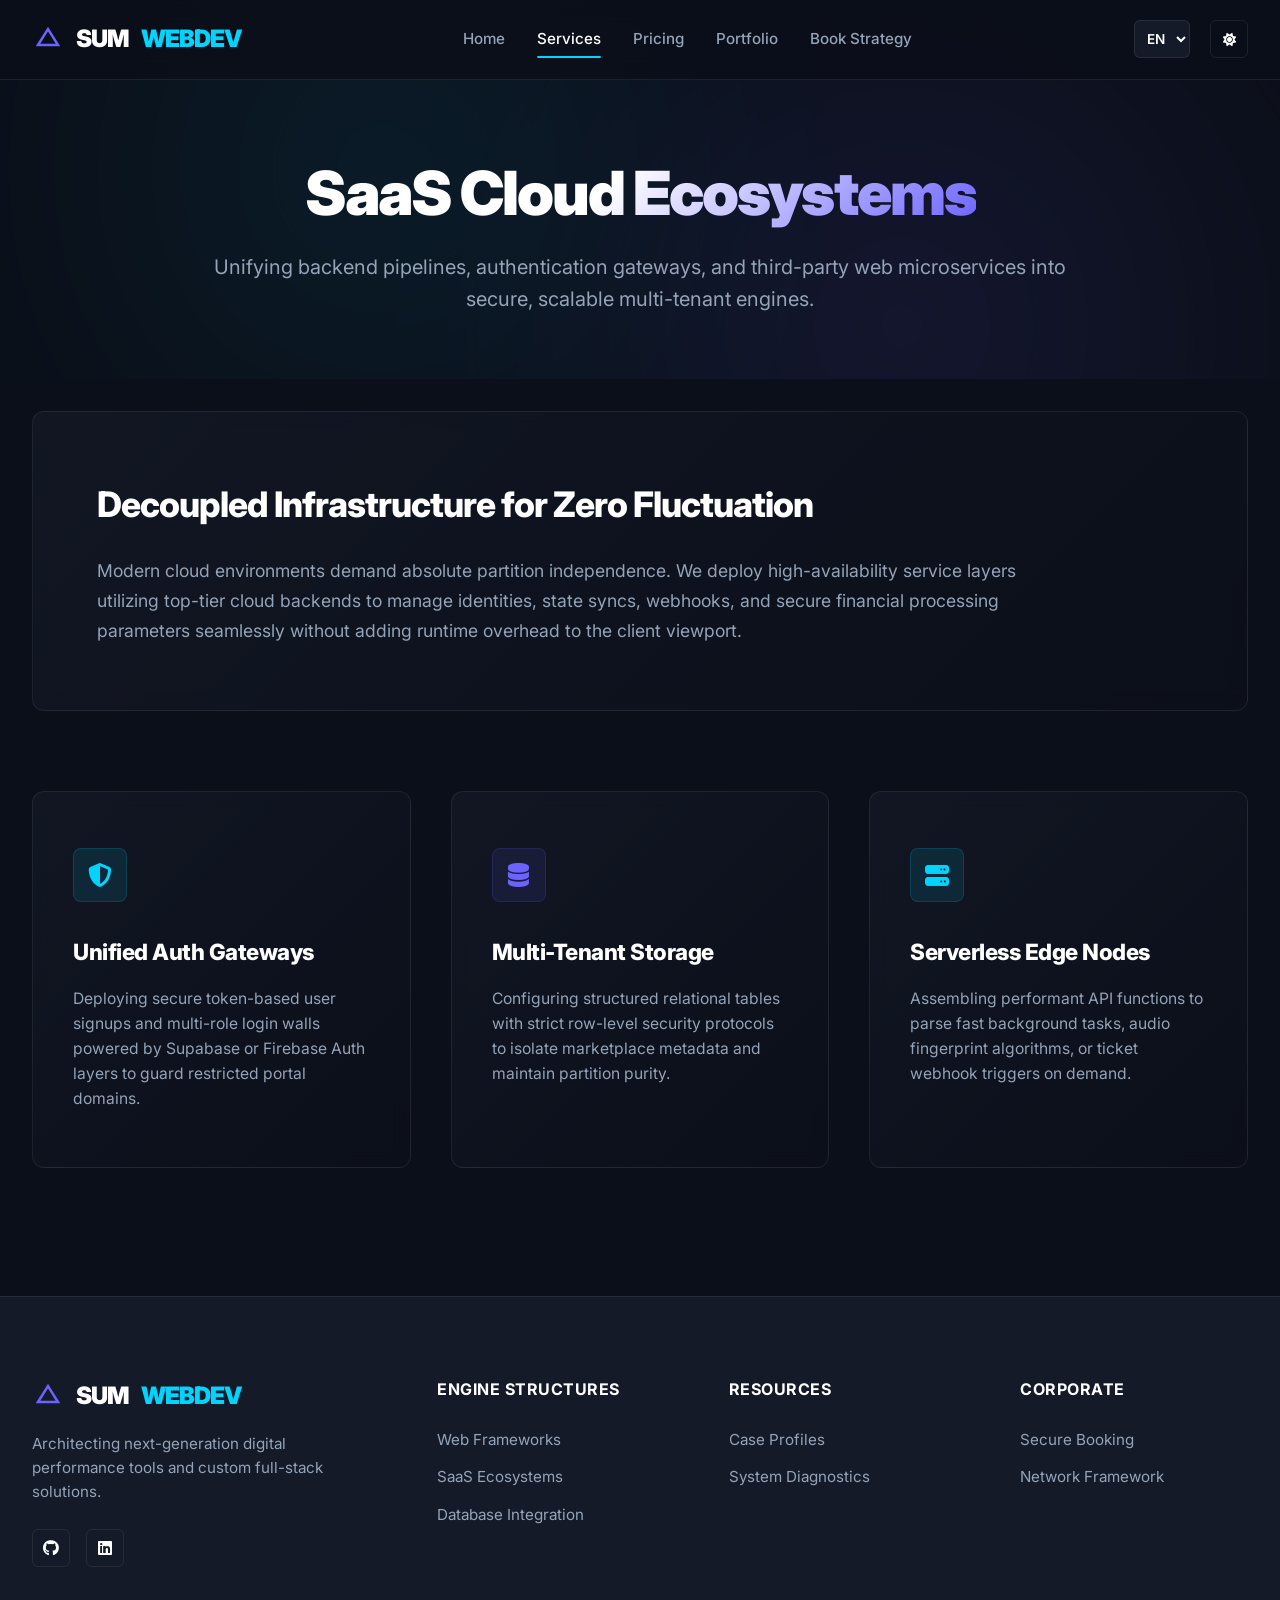
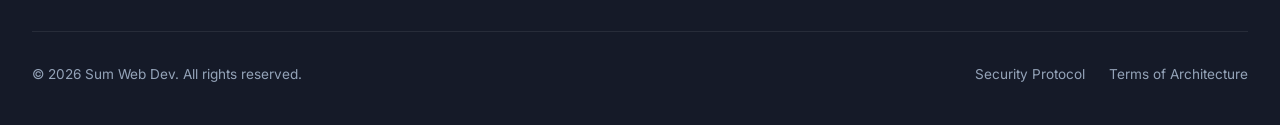
<file: saas-ecosystems/index.html>
<!DOCTYPE html>
<html lang="en" data-theme="dark">
<head>
    <meta charset="UTF-8">
    <meta name="viewport" content="width=device-width, initial-scale=1.0">
    <title>SaaS Ecosystem Architecture | Sum Web Dev</title>
    <meta name="description" content="Engineering resilient, cloud-native SaaS infrastructure. Scalable authentication, multi-tenant databases, and seamless third-party microservice layers.">
    
    <!-- Design Assets -->
    <link rel="stylesheet" href="https://cdnjs.cloudflare.com/ajax/libs/font-awesome/6.4.0/css/all.min.css">
    <link href="https://fonts.googleapis.com/css2?family=Inter:wght=400;500;600;700;800;900&display=swap" rel="stylesheet">
    
    <style>
        /* ==========================================================================
           1. Premium Theme Tokens & Root Variables
           ========================================================================== */
        :root[data-theme="dark"] {
            --bg-main: #0B0F19;
            --bg-card: #151A28;
            --accent-primary: #6C63FF;
            --accent-neon: #00D4FF;
            --text-pure: #FFFFFF;
            --text-muted: #94A3B8;
            --border-glass: rgba(255, 255, 255, 0.08);
            --glass-grad: linear-gradient(135deg, rgba(21, 26, 40, 0.7) 0%, rgba(11, 15, 25, 0.8) 100%);
            --header-bg: rgba(11, 15, 25, 0.85);
            --icon-box-bg: rgba(0, 212, 255, 0.1);
        }

        :root[data-theme="light"] {
            --bg-main: #F8FAFC;
            --bg-card: #FFFFFF;
            --accent-primary: #4F46E5;
            --accent-neon: #0EA5E9;
            --text-pure: #0F172A;
            --text-muted: #64748B;
            --border-glass: rgba(15, 23, 42, 0.08);
            --glass-grad: linear-gradient(135deg, rgba(255, 255, 255, 0.9) 0%, rgba(241, 245, 249, 0.9) 100%);
            --header-bg: rgba(248, 250, 252, 0.9);
            --icon-box-bg: rgba(14, 165, 233, 0.08);
        }

        * { box-sizing: border-box; margin: 0; padding: 0; scroll-behavior: smooth; }

        body {
            background-color: var(--bg-main);
            color: var(--text-pure);
            font-family: 'Inter', sans-serif;
            overflow-x: hidden;
            line-height: 1.6;
            transition: background-color 0.3s ease, color 0.3s ease;
        }

        body.menu-open { overflow: hidden; }

        .scroll-progress {
            position: fixed; top: 0; left: 0; width: 0%; height: 3px;
            background: linear-gradient(90deg, var(--accent-primary), var(--accent-neon));
            z-index: 9999;
        }

        /* ==========================================================================
           2. Header & Navigation Ecosystem
           ========================================================================== */
        .main-header {
            position: fixed; top: 0; left: 0; width: 100%; height: 80px;
            background: var(--header-bg); backdrop-filter: blur(12px);
            -webkit-backdrop-filter: blur(12px);
            border-bottom: 1px solid var(--border-glass); z-index: 1000;
            display: flex; align-items: center; transition: background 0.3s ease;
        }
        .nav-container {
            width: 100%; max-width: 1400px; margin: 0 auto; padding: 0 2rem;
            display: flex; justify-content: space-between; align-items: center;
        }
        
        .logo {
            display: flex; align-items: center; gap: 0.75rem;
            font-weight: 900; font-size: 1.5rem; color: var(--text-pure); text-decoration: none; letter-spacing: -1px;
            z-index: 1010;
        }
        .logo svg { width: 32px; height: 32px; fill: none; stroke: var(--accent-primary); stroke-width: 2.5; }
        .logo span { color: var(--accent-neon); }

        .nav-controls-wrapper { display: flex; align-items: center; gap: 1.25rem; z-index: 1010; }
        .nav-links { display: flex; align-items: center; gap: 2rem; }
        
        .nav-item {
            color: var(--text-muted); text-decoration: none; font-weight: 500; font-size: 0.95rem;
            transition: color 0.2s ease; position: relative;
        }
        .nav-item:hover, .nav-item.active { color: var(--text-pure); }
        .nav-item.active::after {
            content: ''; position: absolute; bottom: -6px; left: 0; width: 100%; height: 2px;
            background: var(--accent-neon); border-radius: 2px;
        }
        
        .utility-btn {
            background: transparent; border: 1px solid var(--border-glass); color: var(--text-pure);
            padding: 0.5rem; border-radius: 6px; cursor: pointer; display: flex; align-items: center; justify-content: center; width: 38px; height: 38px;
            transition: all 0.2s ease;
        }
        .utility-btn:hover { border-color: var(--accent-primary); }

        .lang-select {
            background: var(--bg-card); border: 1px solid var(--border-glass); color: var(--text-pure);
            padding: 0.4rem 0.5rem; border-radius: 6px; font-family: inherit; font-size: 0.85rem; font-weight: 600; cursor: pointer; outline: none;
            transition: all 0.2s ease; height: 38px;
        }
        .lang-select:focus { border-color: var(--accent-primary); }
        .mobile-toggle {
            display: none; background: transparent; border: 1px solid var(--border-glass); 
            color: var(--text-pure); cursor: pointer; width: 38px; height: 38px;
            border-radius: 6px; align-items: center; justify-content: center; transition: all 0.2s ease;
            flex-direction: column; gap: 4px; padding: 0; z-index: 1010;
        }
        .mobile-toggle span {
            display: block; width: 18px; height: 2px; background-color: var(--text-pure);
            transition: transform 0.3s cubic-bezier(0.16, 1, 0.3, 1), opacity 0.3s ease;
        }
        .mobile-toggle:hover { border-color: var(--accent-primary); }
        
        .mobile-toggle.active span:nth-child(1) { transform: translateY(6px) rotate(45deg); }
        .mobile-toggle.active span:nth-child(2) { opacity: 0; width: 0; }
        .mobile-toggle.active span:nth-child(3) { transform: translateY(-6px) rotate(-45deg); }

        /* ==========================================================================
           3. SaaS Ecosystem Core Content Layout
           ========================================================================== */
        .saas-hero {
            padding: 160px 2rem 4rem;
            position: relative;
            overflow: hidden;
            text-align: center;
        }
        .glow-orb { position: absolute; border-radius: 50%; filter: blur(140px); opacity: 0.12; z-index: 0; }
        .orb-1 { top: 20%; right: 10%; width: 500px; height: 500px; background: var(--accent-primary); }
        .orb-2 { bottom: 5%; left: 15%; width: 380px; height: 380px; background: var(--accent-neon); }

        .saas-hero-content { position: relative; z-index: 1; max-width: 900px; margin: 0 auto; }
        .saas-title { font-size: 3.8rem; font-weight: 900; letter-spacing: -2px; line-height: 1.1; margin-bottom: 1.5rem; }
        .saas-title span { background: linear-gradient(135deg, var(--text-pure) 30%, var(--accent-primary) 100%); -webkit-background-clip: text; -webkit-text-fill-color: transparent; }
        .saas-subtext { font-size: 1.25rem; color: var(--text-muted); }

        .saas-container { max-width: 1400px; margin: 0 auto; padding: 2rem 2rem 8rem; position: relative; z-index: 2; }

        /* Structural Framework Intro Section */
        .intro-block {
            background: var(--glass-grad); border: 1px solid var(--border-glass); border-radius: 12px;
            padding: 4rem; backdrop-filter: blur(10px); -webkit-backdrop-filter: blur(10px);
            margin-bottom: 5rem; text-align: left;
        }
        .intro-block h2 { font-size: 2.2rem; font-weight: 800; letter-spacing: -1px; margin-bottom: 1.5rem; }
        .intro-block p { color: var(--text-muted); font-size: 1.1rem; max-width: 950px; line-height: 1.7; }

        /* Layer Core Ecosystem Grid Layout */
        .ecosystem-grid { display: grid; grid-template-columns: repeat(3, 1fr); gap: 2.5rem; }
        .ecosystem-card {
            background: var(--glass-grad); border: 1px solid var(--border-glass); border-radius: 12px;
            padding: 3.5rem 2.5rem; backdrop-filter: blur(10px); -webkit-backdrop-filter: blur(10px);
            transition: border-color 0.2s ease, transform 0.3s cubic-bezier(0.16, 1, 0.3, 1);
        }
        .ecosystem-card:hover { transform: translateY(-4px); border-color: rgba(0, 212, 255, 0.3); }
        
        .card-icon-box {
            width: 54px; height: 54px; border-radius: 8px; background: var(--icon-box-bg);
            display: flex; align-items: center; justify-content: center; margin-bottom: 2rem;
            color: var(--accent-neon); font-size: 1.5rem; border: 1px solid rgba(0, 212, 255, 0.15);
        }
        .ecosystem-card:nth-child(even) .card-icon-box {
            color: var(--accent-primary); background: rgba(108, 99, 255, 0.1); border-color: rgba(108, 99, 255, 0.15);
        }

        .ecosystem-card h3 { font-size: 1.4rem; font-weight: 800; margin-bottom: 1rem; letter-spacing: -0.5px; }
        .ecosystem-card p { color: var(--text-muted); font-size: 0.98rem; line-height: 1.6; }

        /* ==========================================================================
           4. Global Corporate Structural Footer
           ========================================================================== */
        .main-footer { background: var(--bg-card); border-top: 1px solid var(--border-glass); padding: 5rem 2rem 2.5rem; color: var(--text-muted); position: relative; z-index: 2; }
        .footer-grid { max-width: 1400px; margin: 0 auto; display: grid; grid-template-columns: 1.5fr repeat(3, 1fr); gap: 4rem; margin-bottom: 4rem; }
        .footer-brand p { margin-top: 1rem; max-width: 320px; font-size: 0.95rem; }
        .footer-col h4 { color: var(--text-pure); font-size: 1rem; font-weight: 700; margin-bottom: 1.5rem; text-transform: uppercase; letter-spacing: 0.5px; }
        .footer-col ul { list-style: none; display: flex; flex-direction: column; gap: 0.75rem; }
        .footer-col ul a { color: var(--text-muted); text-decoration: none; font-size: 0.95rem; transition: color 0.2s ease; }
        .footer-col ul a:hover { color: var(--text-pure); }
        
        .footer-social-row { display: flex; gap: 1rem; margin-top: 1.5rem; }
        .social-link-icon {
            display: inline-flex; align-items: center; justify-content: center; width: 38px; height: 38px;
            border-radius: 6px; border: 1px solid var(--border-glass); color: var(--text-pure); text-decoration: none; transition: background 0.2s ease;
        }
        .social-link-icon:hover { background: var(--accent-primary); color: #FFF; }

        .footer-bottom { max-width: 1400px; margin: 0 auto; border-top: 1px solid var(--border-glass); padding-top: 2rem; display: flex; justify-content: space-between; align-items: center; font-size: 0.85rem; }
        .footer-legal-links { display: flex; gap: 1.5rem; }
        .footer-legal-links a { color: var(--text-muted); text-decoration: none; transition: color 0.2s ease; }
        .footer-legal-links a:hover { color: var(--text-pure); }

        .back-to-top {
            position: fixed; bottom: 2rem; right: 2rem; background: var(--accent-primary); color: #FFF;
            border: none; width: 50px; height: 50px; border-radius: 50%; cursor: pointer; display: none; align-items: center; justify-content: center; box-shadow: 0 5px 15px rgba(0,0,0,0.2); z-index: 500; transition: all 0.2s ease;
        }

        /* ==========================================================================
           5. Responsive Breakpoints Engine & Fluid Side Menu Drawer
           ========================================================================== */
        @media(max-width: 1100px) {
            .ecosystem-grid { grid-template-columns: repeat(2, 1fr); gap: 2rem; }
        }

        @media(max-width: 1024px) {
            .saas-title { font-size: 3rem; }
            .intro-block { padding: 2.5rem; margin-bottom: 3.5rem; }
            .footer-grid { grid-template-columns: 1fr 1fr; gap: 3rem; }
        }

        @media(max-width: 768px) {
            .mobile-toggle { display: flex; }
            .nav-controls-wrapper { position: relative; }

            .nav-links {
                display: flex; flex-direction: column; position: fixed; top: 0; right: -100%; width: 100%;
                max-width: 300px; height: 100vh; background: rgba(21, 26, 40, 0.96); backdrop-filter: blur(20px);
                -webkit-backdrop-filter: blur(20px); border-left: 1px solid var(--border-glass); padding: 120px 2rem 2rem;
                gap: 2rem; align-items: flex-start; transition: right 0.4s cubic-bezier(0.16, 1, 0.3, 1);
                box-shadow: -20px 0 40px rgba(0,0,0,0.4); z-index: 1005;
            }
            .nav-links.active { right: 0; }

            .nav-links .nav-item {
                font-size: 1.25rem; font-weight: 600; opacity: 0; transform: translateX(15px);
                transition: opacity 0.35s ease, transform 0.35s cubic-bezier(0.16, 1, 0.3, 1);
            }
            .nav-links.active .nav-item { opacity: 1; transform: translateX(0); }
            .nav-links.active .nav-item:nth-child(1) { transition-delay: 0.05s; }
            .nav-links.active .nav-item:nth-child(2) { transition-delay: 0.1s; }
            .nav-links.active .nav-item:nth-child(3) { transition-delay: 0.15s; }
            .nav-links.active .nav-item:nth-child(4) { transition-delay: 0.2s; }

            .saas-hero { padding-top: 130px; }
            .ecosystem-grid { grid-template-columns: 1fr; gap: 2rem; }
            .footer-grid { grid-template-columns: 1fr; }
            .footer-bottom { flex-direction: column; gap: 1.5rem; text-align: center; }
        }
    </style>
</head>
<body>

    <div class="scroll-progress" id="scrollBar"></div>

    <!-- Global Corporate Header -->
    <header class="main-header">
        <div class="nav-container">
            <a href="../" class="logo">
                <svg viewBox="0 0 32 32">
                    <path d="M6 22L16 6L26 22H6Z" />
                </svg>
                SUM<span>WEBDEV</span>
            </a>
            
            <nav class="nav-links" id="menuPanel">
                <a href="../" class="nav-item" data-i18n="nav_home">Home</a>
                <a href="../services/" class="nav-item active" data-i18n="nav_services">Services</a>
                <a href="../pricing/" class="nav-item" data-i18n="nav_pricing">Pricing</a>
                <a href="../portfolio/" class="nav-item" data-i18n="nav_portfolio">Portfolio</a>
                <a href="../booking/" class="nav-item" data-i18n="nav_booking">Book Strategy</a>
            </nav>

            <div class="nav-controls-wrapper">
                <select id="langSwitch" class="lang-select" aria-label="Select Language">
                    <option value="en">EN</option>
                    <option value="nl">NL</option>
                    <option value="fr">FR</option>
                    <option value="pt">PT</option>
                    <option value="es">ES</option>
                    <option value="it">IT</option>
                    <option value="ne">NE</option>
                    <option value="de">DE</option>
                </select>
                
                <button class="utility-btn" id="themeToggler" aria-label="Toggle Theme">
                    <i class="fa-solid fa-moon"></i>
                </button>
                
                <button class="mobile-toggle" id="hamburgerMenu" aria-label="Toggle Menu">
                    <span></span>
                    <span></span>
                    <span></span>
                </button>
            </div>
        </div>
    </header>

    <!-- SaaS Ecosystems Hero Section -->
    <section class="saas-hero">
        <div class="glow-orb orb-1"></div>
        <div class="glow-orb orb-2"></div>
        <div class="saas-hero-content">
            <h1 class="saas-title" data-i18n="hero_title">SaaS <span>Cloud Ecosystems</span></h1>
            <p class="saas-subtext" data-i18n="hero_subtext">Unifying backend pipelines, authentication gateways, and third-party web microservices into secure, scalable multi-tenant engines.</p>
        </div>
    </section>

    <!-- Main Structural Core Grid -->
    <section class="saas-container">
        
        <!-- Premium Strategic Intro Block -->
        <div class="intro-block">
            <h2 data-i18n="intro_title">Decoupled Infrastructure for Zero Fluctuation</h2>
            <p data-i18n="intro_p">Modern cloud environments demand absolute partition independence. We deploy high-availability service layers utilizing top-tier cloud backends to manage identities, state syncs, webhooks, and secure financial processing parameters seamlessly without adding runtime overhead to the client viewport.</p>
        </div>

        <!-- Ecosystem Breakdown Grid Matrix -->
        <div class="ecosystem-grid">
            
            <!-- Infrastructure Pillar 1 -->
            <div class="ecosystem-card">
                <div class="card-icon-box"><i class="fa-solid fa-shield-halved"></i></div>
                <h3 data-i18n="card_1_title">Unified Auth Gateways</h3>
                <p data-i18n="card_1_p">Deploying secure token-based user signups and multi-role login walls powered by Supabase or Firebase Auth layers to guard restricted portal domains.</p>
            </div>

            <!-- Infrastructure Pillar 2 -->
            <div class="ecosystem-card">
                <div class="card-icon-box"><i class="fa-solid fa-database"></i></div>
                <h3 data-i18n="card_2_title">Multi-Tenant Storage</h3>
                <p data-i18n="card_2_p">Configuring structured relational tables with strict row-level security protocols to isolate marketplace metadata and maintain partition purity.</p>
            </div>

            <!-- Infrastructure Pillar 3 -->
            <div class="ecosystem-card">
                <div class="card-icon-box"><i class="fa-solid fa-server"></i></div>
                <h3 data-i18n="card_3_title">Serverless Edge Nodes</h3>
                <p data-i18n="card_3_p">Assembling performant API functions to parse fast background tasks, audio fingerprint algorithms, or ticket webhook triggers on demand.</p>
            </div>

        </div>

    </section>

    <!-- Global Corporate Architectural Footer -->
    <footer class="main-footer">
        <div class="footer-grid">
            <div class="footer-brand">
                <a href="../" class="logo">
                    <svg viewBox="0 0 32 32">
                        <path d="M6 22L16 6L26 22H6Z" />
                    </svg>
                    SUM<span>WEBDEV</span>
                </a>
                <p data-i18n="footer_brand_text">Architecting next-generation digital performance tools and custom full-stack solutions.</p>
                <div class="footer-social-row">
                    <a href="#" class="social-link-icon"><i class="fa-brands fa-github"></i></a>
                    <a href="#" class="social-link-icon"><i class="fa-brands fa-linkedin"></i></a>
                </div>
            </div>
            <div class="footer-col">
                <h4 data-i18n="footer_col_1_title">Engine Structures</h4>
                <ul>
                    <li><a href="../web-frameworks/" data-i18n="footer_link_1">Web Frameworks</a></li>
                    <li><a href="../saas-ecosystems/" data-i18n="footer_link_2">SaaS Ecosystems</a></li>
                    <li><a href="../database-Integration/" data-i18n="footer_link_3">Database Integration</a></li>
                </ul>
            </div>
            <div class="footer-col">
                <h4 data-i18n="footer_col_2_title">Resources</h4>
                <ul>
                    <li><a href="../case-profiles/" data-i18n="footer_link_4">Case Profiles</a></li>
                    <li><a href="../system-diagnostics/" data-i18n="footer_link_5">System Diagnostics</a></li>
                </ul>
            </div>
            <div class="footer-col">
                <h4 data-i18n="footer_col_3_title">Corporate</h4>
                <ul>
                    <li><a href="../booking/" data-i18n="footer_link_6">Secure Booking</a></li>
                    <li><a href="../network-framework/" data-i18n="footer_link_7">Network Framework</a></li>
                </ul>
            </div>
        </div>
        <div class="footer-bottom">
            <p data-i18n="footer_copyright">&copy; 2026 Sum Web Dev. All rights reserved.</p>
            <div class="footer-legal-links">
                <a href="../security-protocol/" data-i18n="footer_link_8">Security Protocol</a>
                <a href="../terms-of-architecture/" data-i18n="footer_link_9">Terms of Architecture</a>
            </div>
        </div>
    </footer>

    <button class="back-to-top" id="scrollTopBtn" aria-label="Scroll to top">
        <i class="fa-solid fa-arrow-up"></i>
    </button>

    <!-- Engine Control Logic & i18n Translation Dictionary Script -->
    <script>
        // --- Internationalization Dictionary ---
        const translations = {
            en: {
                nav_home: "Home",
                nav_services: "Services",
                nav_pricing: "Pricing",
                nav_portfolio: "Portfolio",
                nav_booking: "Book Strategy",
                hero_title: "SaaS <span>Cloud Ecosystems</span>",
                hero_subtext: "Unifying backend pipelines, authentication gateways, and third-party web microservices into secure, scalable multi-tenant engines.",
                intro_title: "Decoupled Infrastructure for Zero Fluctuation",
                intro_p: "Modern cloud environments demand absolute partition independence. We deploy high-availability service layers utilizing top-tier cloud backends to manage identities, state syncs, webhooks, and secure financial processing parameters seamlessly without adding runtime overhead to the client viewport.",
                card_1_title: "Unified Auth Gateways",
                card_1_p: "Deploying secure token-based user signups and multi-role login walls powered by Supabase or Firebase Auth layers to guard restricted portal domains.",
                card_2_title: "Multi-Tenant Storage",
                card_2_p: "Configuring structured relational tables with strict row-level security protocols to isolate marketplace metadata and maintain partition purity.",
                card_3_title: "Serverless Edge Nodes",
                card_3_p: "Assembling performant API functions to parse fast background tasks, audio fingerprint algorithms, or ticket webhook triggers on demand.",
                footer_brand_text: "Architecting next-generation digital performance tools and custom full-stack solutions.",
                footer_col_1_title: "Engine Structures",
                footer_link_1: "Web Frameworks",
                footer_link_2: "SaaS Ecosystems",
                footer_link_3: "Database Integration",
                footer_col_2_title: "Resources",
                footer_link_4: "Case Profiles",
                footer_link_5: "System Diagnostics",
                footer_col_3_title: "Corporate",
                footer_link_6: "Secure Booking",
                footer_link_7: "Network Framework",
                footer_copyright: "© 2026 Sum Web Dev. All rights reserved.",
                footer_link_8: "Security Protocol",
                footer_link_9: "Terms of Architecture"
            },
            nl: {
                nav_home: "Home",
                nav_services: "Diensten",
                nav_pricing: "Prijzen",
                nav_portfolio: "Portfolio",
                nav_booking: "Strategie Boeken",
                hero_title: "SaaS <span>Cloud Ecosystemen</span>",
                hero_subtext: "Backend-pipelines, authenticatie-gateways en microservices integreren in veilige, schaalbare multi-tenant engines.",
                intro_title: "Ontkoppelde Infrastructuur voor Maximale Stabiliteit",
                intro_p: "Moderne cloud-omgevingen vereisen absolute onafhankelijkheid. Wij bouwen hoog-beschikbare servicelagen met behulp van hoogwaardige cloud-backends om identiteiten, synchronisaties en veilige betalingsverwerkingen te beheren.",
                card_1_title: "Centrale Auth Gateways",
                card_1_p: "Implementatie van veilige, op tokens gebaseerde gebruikersregistraties en rollenbeheer aangedreven door Supabase of Firebase Auth.",
                card_2_title: "Multi-Tenant Opslag",
                card_2_p: "Configureren van gestructureerde relationele tabellen met strikte beveiliging op rijniveau om marktplaats-metadata te isoleren.",
                card_3_title: "Serverless Edge Nodes",
                card_3_p: "Aanmaken van krachtige API-functies om snelle achtergrondtaken, audio-algoritmen of webhooks op aanvraag te verwerken.",
                footer_brand_text: "Ontwikkeling van geavanceerde digitale prestatietools en op maat gemaakte full-stack oplossingen.",
                footer_col_1_title: "Engine Structuren",
                footer_link_1: "Web Frameworks",
                footer_link_2: "SaaS Ecosystemen",
                footer_link_3: "Database Integratie",
                footer_col_2_title: "Bronmateriaal",
                footer_link_4: "Casestudies",
                footer_link_5: "Systeemdiagnose",
                footer_col_3_title: "Bedrijf",
                footer_link_6: "Veilig Boeken",
                footer_link_7: "Netwerk Framework",
                footer_copyright: "© 2026 Sum Web Dev. Alle rechten voorbehouden.",
                footer_link_8: "Beveiligingsprotocol",
                footer_link_9: "Architectuurvoorwaarden"
            },
            fr: {
                nav_home: "Accueil",
                nav_services: "Services",
                nav_pricing: "Tarifs",
                nav_portfolio: "Portfolio",
                nav_booking: "Réserver une Stratégie",
                hero_title: "Écosystèmes <span>Cloud SaaS</span>",
                hero_subtext: "Unification des pipelines backend, des passerelles d'authentification et des microservices web en moteurs multi-locataires sécurisés et évolutifs.",
                intro_title: "Infrastructure Découplée pour une Fluctuation Nulle",
                intro_p: "Les environnements cloud modernes exigent une indépendance absolue des partitions. Nous déployons des couches de services à haute disponibilité utilisant des backends cloud de premier ordre pour gérer les identités, les webhooks et le traitement financier sécurisé.",
                card_1_title: "Passerelles d'Authentification",
                card_1_p: "Déploiement d'inscriptions d'utilisateurs sécurisées par jetons et de restrictions d'accès basées sur des rôles via Supabase ou Firebase.",
                card_2_title: "Stockage Multi-Locataire",
                card_2_p: "Configuration de tables relationnelles structurées avec des protocoles stricts de sécurité au niveau des lignes pour isoler les métadonnées.",
                card_3_title: "Nœuds Serverless Edge",
                card_3_p: "Assemblage de fonctions API performantes pour traiter à la demande des tâches en arrière-plan, des algorithmes audio ou des webhooks.",
                footer_brand_text: "Conception d'outils de performance numérique de nouvelle génération et de solutions full-stack sur mesure.",
                footer_col_1_title: "Structures de Moteur",
                footer_link_1: "Frameworks Web",
                footer_link_2: "Écosystèmes SaaS",
                footer_link_3: "Intégration de Bases de Données",
                footer_col_2_title: "Ressources",
                footer_link_4: "Études de Cas",
                footer_link_5: "Diagnostics Système",
                footer_col_3_title: "Entreprise",
                footer_link_6: "Réservation Sécurisée",
                footer_link_7: "Réseau d'Architecture",
                footer_copyright: "© 2026 Sum Web Dev. Tous droits réservés.",
                footer_link_8: "Protocole de Sécurité",
                footer_link_9: "Conditions d'Architecture"
            },
            pt: {
                nav_home: "Início",
                nav_services: "Serviços",
                nav_pricing: "Preços",
                nav_portfolio: "Portfólio",
                nav_booking: "Agendar Estratégia",
                hero_title: "Ecrossistemas <span>SaaS em Nuvem</span>",
                hero_subtext: "Unificando pipelines de backend, gateways de autenticação e microserviços em motores multilocatários seguros e escaláveis.",
                intro_title: "Infraestrutura Desacoplada para Oscilação Zero",
                intro_p: "Ambientes de nuvem modernos exigem independência total de partição. Implantamos camadas de serviço de alta disponibilidade utilizando os melhores backends de nuvem para gerenciar identidades, sincronizações e pagamentos seguros.",
                card_1_title: "Gateways de Autenticação",
                card_1_p: "Implantação de registros de usuários seguros baseados em tokens e barreiras de acesso por função com Supabase ou Firebase Auth.",
                card_2_title: "Armazenamento Multilocatário",
                card_2_p: "Configuração de tabelas relacionais estruturadas com protocolos rígidos de segurança em nível de linha para isolar metadados.",
                card_3_title: "Nós Edge Serverless",
                card_3_p: "Montagem de funções API de alto desempenho para processar tarefas rápidas em segundo plano, algoritmos de áudio ou webhooks.",
                footer_brand_text: "Projetando ferramentas digitais de alta performance e soluções full-stack personalizadas de última geração.",
                footer_col_1_title: "Estruturas de Motor",
                footer_link_1: "Frameworks Web",
                footer_link_2: "Ecossistemas SaaS",
                footer_link_3: "Integração de Banco de Dados",
                footer_col_2_title: "Recursos",
                footer_link_4: "Perfis de Caso",
                footer_link_5: "Diagnóstico de Sistema",
                footer_col_3_title: "Corporativo",
                footer_link_6: "Reserva Segura",
                footer_link_7: "Rede de Arquitetura",
                footer_copyright: "© 2026 Sum Web Dev. Todos os direitos reservados.",
                footer_link_8: "Protocolo de Segurança",
                footer_link_9: "Termos de Arquitetura"
            },
            es: {
                nav_home: "Inicio",
                nav_services: "Servicios",
                nav_pricing: "Precios",
                nav_portfolio: "Portafolio",
                nav_booking: "Reservar Estrategia",
                hero_title: "Ecosistemas <span>Nube SaaS</span>",
                hero_subtext: "Unificando tuberías de backend, pasarelas de autenticación y microservicios web en motores multinquilino seguros y escalables.",
                intro_title: "Infraestructura Desacoplada para Cero Fluctuación",
                intro_p: "Los entornos de la nube moderna exigen una independencia de partición absoluta. Desplegamos capas de servicios de alta disponibilidad utilizando infraestructuras en la nube de primer nivel para gestionar identidades, sincronizaciones, webhooks y parámetros de pago seguros.",
                card_1_title: "Pasarelas de Autenticación",
                card_1_p: "Despliegue de registros de usuarios basados en tokens y muros de acceso basados en roles impulsados por capas Auth de Supabase o Firebase.",
                card_2_title: "Almacenamiento Multinquilino",
                card_2_p: "Configuración de tablas relacionales estructuradas con protocolos estrictos de seguridad a nivel de fila para aislar metadatos del mercado.",
                card_3_title: "Nodos Edge Sin Servidor",
                card_3_p: "Ensamblaje de funciones API de alto rendimiento para procesar tareas rápidas en segundo plano, algoritmos de audio o webhooks.",
                footer_brand_text: "Diseñando herramientas digitales de alto rendimiento de próxima generación y soluciones full-stack personalizadas.",
                footer_col_1_title: "Estructuras de Motor",
                footer_link_1: "Frameworks Web",
                footer_link_2: "Ecosistemas SaaS",
                footer_link_3: "Integración de Bases de Datos",
                footer_col_2_title: "Recursos",
                footer_link_4: "Perfiles de Caso",
                footer_link_5: "Diagnóstico del Sistema",
                footer_col_3_title: "Corporativo",
                footer_link_6: "Reserva Segura",
                footer_link_7: "Red de Trabajo",
                footer_copyright: "© 2026 Sum Web Dev. Todos los derechos reservados.",
                footer_link_8: "Protocolo de Seguridad",
                footer_link_9: "Términos de Arquitectura"
            },
            it: {
                nav_home: "Home",
                nav_services: "Servizi",
                nav_pricing: "Prezzi",
                nav_portfolio: "Portfolio",
                nav_booking: "Prenota Strategia",
                hero_title: "Ecosistemi <span>Cloud SaaS</span>",
                hero_subtext: "Unificazione di pipeline backend, gateway di autenticazione e microservizi in motori multi-tenant sicuri e scalabili.",
                intro_title: "Infrastruttura Disaccoppiata per Fluctuazione Zero",
                intro_p: "I moderni ambienti cloud richiedono un'assoluta indipendenza. Sviluppiamo livelli di servizio ad alta disponibilità utilizzando backend cloud avanzati per gestire identità, sincronizzazioni e pagamenti sicuri.",
                card_1_title: "Gateway di Autenticazione",
                card_1_p: "Distribuzione di registrazioni utente basate su token e controlli di accesso basati sui ruoli tramite Supabase o Firebase Auth.",
                card_2_title: "Archiviazione Multi-Tenant",
                card_2_p: "Configurazione di tabelle relazionali strutturate con rigidi protocolli di sicurezza a livello di riga per isolare i metadati.",
                card_3_title: "Nodi Edge Serverless",
                card_3_p: "Creazione di funzioni API ad alte prestazioni per elaborare attività in background, algoritmi audio o webhook su richiesta.",
                footer_brand_text: "Progettazione di strumenti digitali ad alte prestazioni di nuova generazione e soluzioni full-stack personalizzate.",
                footer_col_1_title: "Strutture del Motore",
                footer_link_1: "Framework Web",
                footer_link_2: "Ecosistemi SaaS",
                footer_link_3: "Integrazione Database",
                footer_col_2_title: "Risorse",
                footer_link_4: "Casi di Studio",
                footer_link_5: "Diagnostica di Sistema",
                footer_col_3_title: "Aziendale",
                footer_link_6: "Prenotazione Sicura",
                footer_link_7: "Network Framework",
                footer_copyright: "© 2026 Sum Web Dev. Tutti i diritti riservati.",
                footer_link_8: "Protocollo di Sicurezza",
                footer_link_9: "Termini di Architettura"
            },
            ne: {
                nav_home: "गृहपृष्ठ",
                nav_services: "सेवाहरू",
                nav_pricing: "मूल्य निर्धारण",
                nav_portfolio: "पोर्टफोलियो",
                nav_booking: "रणनीति बुक गर्नुहोस्",
                hero_title: "SaaS <span>क्लाउड इकोसिस्टम</span>",
                hero_subtext: "ब्याकइन्ड पाइपलाइनहरू, प्रमाणीकरण गेटवेहरू, र माइक्रोसर्भिसहरूलाई सुरक्षित र स्केल गर्न सकिने मल्टि-टेनेन्ट इन्जिनमा एकीकृत गर्दै।",
                intro_title: "शून्य उतार-चढावका लागि स्वतन्त्र पूर्वाधार",
                intro_p: "आधुनिक क्लाउड वातावरणलाई पूर्ण स्वतन्त्रता चाहिन्छ। हामी प्रयोगकर्ता पहिचान, डाटा सिङ्क, र सुरक्षित भुक्तानी प्रक्रियाहरू प्रबन्ध गर्न उच्च-उपलब्धता सेवा स्तरहरू प्रयोग गर्दछौं।",
                card_1_title: "एकीकृत प्रमाणीकरण गेटवे",
                card_1_p: "Supabase वा Firebase Auth द्वारा संचालित सुरक्षित टोकन-आधारित प्रयोगकर्ता दर्ता र पहुँच नियन्त्रण प्रणाली।",
                card_2_title: "मल्टि-टेनेन्ट भण्डारण",
                card_2_p: "मार्केटप्लेस डेटा सुरक्षित राख्न र अलग्गै बनाउन कडा रो-लेभल सुरक्षा प्रोटोकलहरूसहित डेटाबेस संरचना।",
                card_3_title: "सर्भरलेस एज नोडहरू",
                card_3_p: "द्रुत ब्याकग्राउन्ड कार्यहरू, अडियो एल्गोरिदमहरू, वा वेबहुक ट्रिगरहरू प्रशोधन गर्न उच्च-प्रदर्शन API प्रकार्यहरू।",
                footer_brand_text: "नयाँ पुस्ताको डिजिटल कार्यसम्पादन उपकरणहरू र अनुकूलित फुल-स्ट्याक समाधानहरूको निर्माण।",
                footer_col_1_title: "इन्जिन संरचनाहरू",
                footer_link_1: "वेब फ्रेमवर्कहरू",
                footer_link_2: "SaaS इकोसिस्टम",
                footer_link_3: "डेटाबेस एकीकरण",
                footer_col_2_title: "स्रोतहरू",
                footer_link_4: "केस प्रोफाइलहरू",
                footer_link_5: "प्रणाली निदान",
                footer_col_3_title: "कर्पोरेट",
                footer_link_6: "सुरक्षित बुकिङ",
                footer_link_7: "नेटवर्क फ्रेमवर्क",
                footer_copyright: "© 2026 Sum Web Dev. सबै अधिकार सुरक्षित। मुख्य सञ्चालन मोम्बासा",
                footer_link_8: "सुरक्षा प्रोटोकल",
                footer_link_9: "वास्तुकला सर्तहरू"
            },
            de: {
                nav_home: "Startseite",
                nav_services: "Dienste",
                nav_pricing: "Preise",
                nav_portfolio: "Portfolio",
                nav_booking: "Strategie Buchen",
                hero_title: "SaaS <span>Cloud-Ökosysteme</span>",
                hero_subtext: "Vereinheitlichung von Backend-Pipelines, Authentifizierungs-Gateways und Microservices in sichere, skalierbare Mandanten-Engines.",
                intro_title: "Entkoppelte Infrastruktur für Maximale Stabilität",
                intro_p: "Moderne Cloud-Umgebungen erfordern absolute Unabhängigkeit der Partitionen. Wir stellen hochverfügbare Serviceschichten bereit, die erstklassige Cloud-Backends nutzen, um Identitäten, Status-Synchronisierungen und sichere Zahlungen zu verwalten.",
                card_1_title: "Zentrale Auth-Gateways",
                card_1_p: "Bereitstellung sicherer tokenbasierter Registrierungen und rollenbasierter Zugriffsschranken auf Basis von Supabase oder Firebase Auth.",
                card_2_title: "Mandantenfähiger Speicher",
                card_2_p: "Konfiguration strukturierter relationaler Tabellen mit strengen Sicherheitsprotokollen auf Zeilenebene zur Trennung von Marktplatz-Metadaten.",
                card_3_title: "Serverlose Edge-Knoten",
                card_3_p: "Erstellung leistungsstarker API-Funktionen zur Verarbeitung schneller Hintergrundaufgaben, Audio-Algorithmen oder Webhooks bei Bedarf.",
                footer_brand_text: "Entwicklung digitaler Performance-Tools der nächsten Generation und maßgeschneiderter Full-Stack-Lösungen.",
                footer_col_1_title: "Engine-Strukturen",
                footer_link_1: "Web-Frameworks",
                footer_link_2: "SaaS-Ökosysteme",
                footer_link_3: "Datenbank-Integration",
                footer_col_2_title: "Ressourcen",
                footer_link_4: "Fallstudien",
                footer_link_5: "Systemdiagnose",
                footer_col_3_title: "Unternehmen",
                footer_link_6: "Sichere Buchung",
                footer_link_7: "Netzwerk-Framework",
                footer_copyright: "© 2026 Sum Web Dev. Alle Rechte vorbehalten.",
                footer_link_8: "Sicherheitsprotokoll",
                footer_link_9: "Architekturbedingungen"
            }
        };

        // Function to apply translation across all elements with data-i18n
        function applyTranslation(lang) {
            const dictionary = translations[lang] || translations['en'];
            
            document.querySelectorAll('[data-i18n]').forEach(element => {
                const key = element.getAttribute('data-i18n');
                if (dictionary[key]) {
                    element.innerHTML = dictionary[key];
                }
            });

            document.documentElement.setAttribute('lang', lang);
            localStorage.setItem('preferredLang', lang);
        }

        document.addEventListener('DOMContentLoaded', () => {
            // --- UI Control Elements Initialization ---
            const hamburgerMenu = document.getElementById('hamburgerMenu');
            const menuPanel = document.getElementById('menuPanel');
            const themeToggler = document.getElementById('themeToggler');
            const langSwitch = document.getElementById('langSwitch');
            const scrollBar = document.getElementById('scrollBar');
            const scrollTopBtn = document.getElementById('scrollTopBtn');
            const htmlRoot = document.documentElement;

            // --- Mobile Drop Drawer Navigation Toggle Rules ---
            hamburgerMenu.addEventListener('click', () => {
                hamburgerMenu.classList.toggle('active');
                menuPanel.classList.toggle('active');
                document.body.classList.toggle('menu-open');
            });

            document.querySelectorAll('.nav-item').forEach(link => {
                link.addEventListener('click', () => {
                    hamburgerMenu.classList.remove('active');
                    menuPanel.classList.remove('active');
                    document.body.classList.remove('menu-open');
                });
            });

            // --- Theme State Toggling Mechanics Engine ---
            const savedTheme = localStorage.getItem('theme') || 'dark';
            htmlRoot.setAttribute('data-theme', savedTheme);
            updateThemeIcon(savedTheme);

            themeToggler.addEventListener('click', () => {
                const currentTheme = htmlRoot.getAttribute('data-theme');
                const targetTheme = currentTheme === 'dark' ? 'light' : 'dark';
                
                htmlRoot.setAttribute('data-theme', targetTheme);
                localStorage.setItem('theme', targetTheme);
                updateThemeIcon(targetTheme);
            });

            function updateThemeIcon(theme) {
                const icon = themeToggler.querySelector('i');
                if (theme === 'dark') {
                    icon.className = 'fa-solid fa-sun';
                } else {
                    icon.className = 'fa-solid fa-moon';
                }
            }

            // --- Scrolling Metrics Analytics & Action Toggles ---
            window.addEventListener('scroll', () => {
                const winScroll = document.body.scrollTop || document.documentElement.scrollTop;
                const height = document.documentElement.scrollHeight - document.documentElement.clientHeight;
                const scrolled = (winScroll / height) * 100;
                scrollBar.style.width = scrolled + '%';

                if (window.scrollY > 400) {
                    scrollTopBtn.style.display = 'flex';
                } else {
                    scrollTopBtn.style.display = 'none';
                }
            });

            scrollTopBtn.addEventListener('click', () => {
                window.scrollTo({ top: 0, behavior: 'smooth' });
            });

            // Language Selector Initialization & Event Listener
            const savedLang = localStorage.getItem('preferredLang') || 'en';
            langSwitch.value = savedLang;
            applyTranslation(savedLang);

            langSwitch.addEventListener('change', (e) => {
                applyTranslation(e.target.value);
            });
        });
    </script>
</body>
</html>
</file>
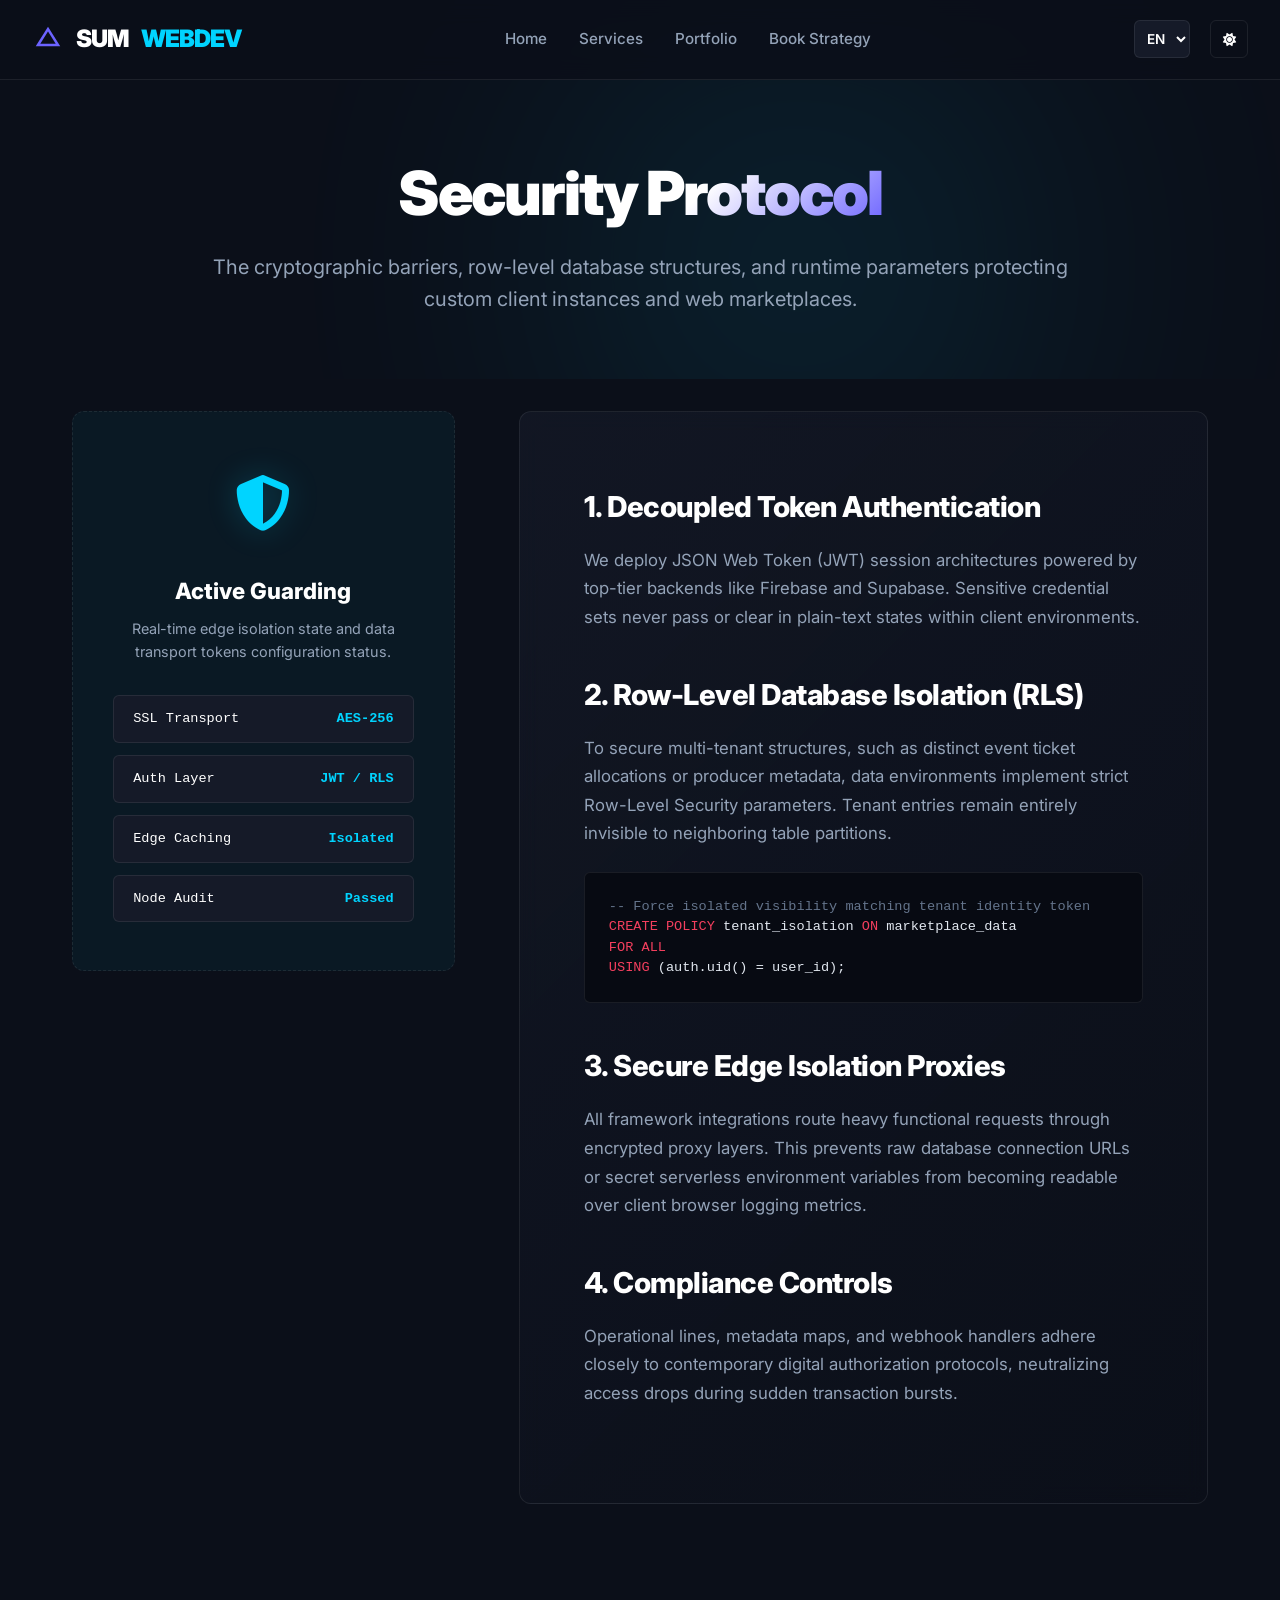
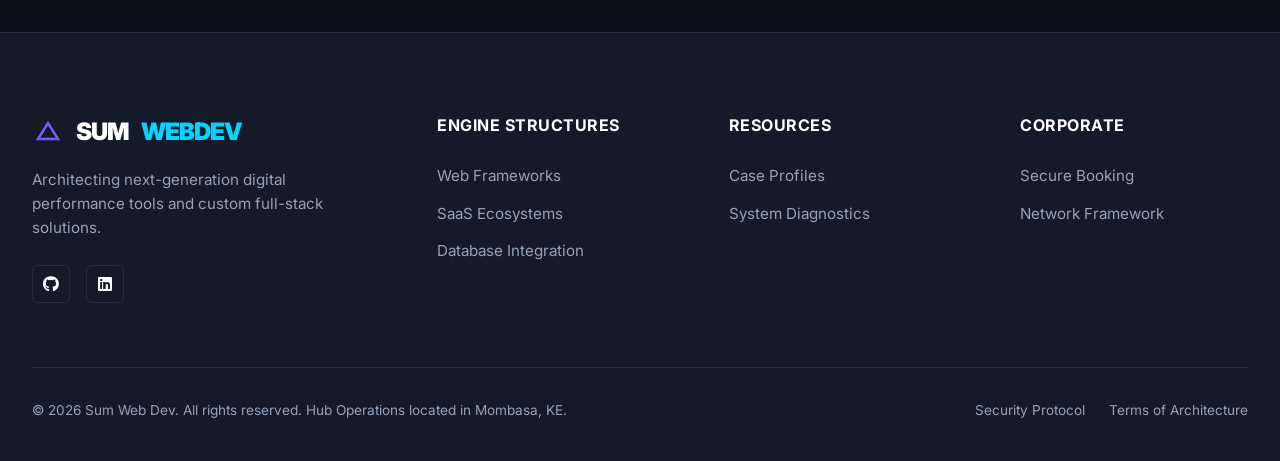
<file: security-protocol/index.html>
<!DOCTYPE html>
<html lang="en" data-theme="dark">
<head>
    <meta charset="UTF-8">
    <meta name="viewport" content="width=device-width, initial-scale=1.0">
    <title>Security Protocol & Compliance | Sum Web Dev</title>
    <meta name="description" content="Technical encryption parameters, row-level database protection rules, and isolated edge guarding configurations standard at Sum Web Dev.">
    
    <link rel="stylesheet" href="https://cdnjs.cloudflare.com/ajax/libs/font-awesome/6.4.0/css/all.min.css">
    <link href="https://fonts.googleapis.com/css2?family=Inter:wght=400;500;600;700;800;900&display=swap" rel="stylesheet">
    
    <style>
        /* ==========================================================================
           1. Premium Theme Tokens & Root Variables
           ========================================================================== */
        :root[data-theme="dark"] {
            --bg-main: #0B0F19;
            --bg-card: #151A28;
            --accent-primary: #6C63FF;
            --accent-neon: #00D4FF;
            --text-pure: #FFFFFF;
            --text-muted: #94A3B8;
            --border-glass: rgba(255, 255, 255, 0.08);
            --glass-grad: linear-gradient(135deg, rgba(21, 26, 40, 0.7) 0%, rgba(11, 15, 25, 0.8) 100%);
            --header-bg: rgba(11, 15, 25, 0.85);
            --shield-glow: rgba(0, 212, 255, 0.05);
        }

        :root[data-theme="light"] {
            --bg-main: #F8FAFC;
            --bg-card: #FFFFFF;
            --accent-primary: #4F46E5;
            --accent-neon: #0EA5E9;
            --text-pure: #0F172A;
            --text-muted: #64748B;
            --border-glass: rgba(15, 23, 42, 0.08);
            --glass-grad: linear-gradient(135deg, rgba(255, 255, 255, 0.9) 0%, rgba(241, 245, 249, 0.9) 100%);
            --header-bg: rgba(248, 250, 252, 0.9);
            --shield-glow: rgba(79, 70, 229, 0.03);
        }

        * { box-sizing: border-box; margin: 0; padding: 0; scroll-behavior: smooth; }

        body {
            background-color: var(--bg-main);
            color: var(--text-pure);
            font-family: 'Inter', sans-serif;
            overflow-x: hidden;
            line-height: 1.6;
            transition: background-color 0.3s ease, color 0.3s ease;
        }

        body.menu-open { overflow: hidden; }

        .scroll-progress {
            position: fixed; top: 0; left: 0; width: 0%; height: 3px;
            background: linear-gradient(90deg, var(--accent-primary), var(--accent-neon));
            z-index: 9999;
        }

        /* ==========================================================================
           2. Header & Navigation Ecosystem
           ========================================================================== */
        .main-header {
            position: fixed; top: 0; left: 0; width: 100%; height: 80px;
            background: var(--header-bg); backdrop-filter: blur(12px);
            -webkit-backdrop-filter: blur(12px);
            border-bottom: 1px solid var(--border-glass); z-index: 1000;
            display: flex; align-items: center; transition: background 0.3s ease;
        }
        .nav-container {
            width: 100%; max-width: 1400px; margin: 0 auto; padding: 0 2rem;
            display: flex; justify-content: space-between; align-items: center;
        }
        
        .logo {
            display: flex; align-items: center; gap: 0.75rem;
            font-weight: 900; font-size: 1.5rem; color: var(--text-pure); text-decoration: none; letter-spacing: -1px;
            z-index: 1010;
        }
        .logo svg { width: 32px; height: 32px; fill: none; stroke: var(--accent-primary); stroke-width: 2.5; }
        .logo span { color: var(--accent-neon); }

        .nav-controls-wrapper { display: flex; align-items: center; gap: 1.25rem; z-index: 1010; }
        .nav-links { display: flex; align-items: center; gap: 2rem; }
        
        .nav-item {
            color: var(--text-muted); text-decoration: none; font-weight: 500; font-size: 0.95rem;
            transition: color 0.2s ease; position: relative;
        }
        .nav-item:hover, .nav-item.active { color: var(--text-pure); }
        .nav-item.active::after {
            content: ''; position: absolute; bottom: -6px; left: 0; width: 100%; height: 2px;
            background: var(--accent-neon); border-radius: 2px;
        }
        
        .utility-btn {
            background: transparent; border: 1px solid var(--border-glass); color: var(--text-pure);
            padding: 0.5rem; border-radius: 6px; cursor: pointer; display: flex; align-items: center; justify-content: center; width: 38px; height: 38px;
            transition: all 0.2s ease;
        }
        .utility-btn:hover { border-color: var(--accent-primary); }

        .lang-select {
            background: var(--bg-card); border: 1px solid var(--border-glass); color: var(--text-pure);
            padding: 0.4rem 0.5rem; border-radius: 6px; font-family: inherit; font-size: 0.85rem; font-weight: 600; cursor: pointer; outline: none;
            transition: all 0.2s ease; height: 38px;
        }
        .lang-select:focus { border-color: var(--accent-primary); }

        .mobile-toggle {
            display: none; background: transparent; border: 1px solid var(--border-glass); 
            color: var(--text-pure); cursor: pointer; width: 38px; height: 38px;
            border-radius: 6px; align-items: center; justify-content: center; transition: all 0.2s ease;
            flex-direction: column; gap: 4px; padding: 0; z-index: 1010;
        }
        .mobile-toggle span {
            display: block; width: 18px; height: 2px; background-color: var(--text-pure);
            transition: transform 0.3s cubic-bezier(0.16, 1, 0.3, 1), opacity 0.3s ease;
        }
        .mobile-toggle:hover { border-color: var(--accent-primary); }
        
        .mobile-toggle.active span:nth-child(1) { transform: translateY(6px) rotate(45deg); }
        .mobile-toggle.active span:nth-child(2) { opacity: 0; width: 0; }
        .mobile-toggle.active span:nth-child(3) { transform: translateY(-6px) rotate(-45deg); }

        /* ==========================================================================
           3. Security Protocol Page Layout Content
           ========================================================================== */
        .security-hero {
            padding: 160px 2rem 4rem;
            position: relative;
            overflow: hidden;
            text-align: center;
        }
        .glow-orb { position: absolute; border-radius: 50%; filter: blur(140px); opacity: 0.12; z-index: 0; }
        .orb-1 { top: 10%; right: 20%; width: 450px; height: 450px; background: var(--accent-neon); }

        .security-hero-content { position: relative; z-index: 1; max-width: 900px; margin: 0 auto; }
        .security-title { font-size: 3.8rem; font-weight: 900; letter-spacing: -2px; line-height: 1.1; margin-bottom: 1.5rem; }
        .security-title span { background: linear-gradient(135deg, var(--text-pure) 30%, var(--accent-primary) 100%); -webkit-background-clip: text; -webkit-text-fill-color: transparent; }
        .security-subtext { font-size: 1.25rem; color: var(--text-muted); }

        .security-container { max-width: 1200px; margin: 0 auto; padding: 0 2rem 8rem; position: relative; z-index: 2; }

        /* Split Info Structure Grid Layout */
        .security-matrix-row { display: grid; grid-template-columns: 1fr 1.8fr; gap: 4rem; margin-top: 2rem; }
        
        /* Left Hand Status Panel */
        .status-sidebar-panel {
            background: var(--shield-glow); border: 1px dashed var(--border-glass); border-radius: 12px;
            padding: 3rem 2.5rem; height: fit-content; text-align: center;
        }
        .shield-icon-wrapper {
            font-size: 3.5rem; color: var(--accent-neon); margin-bottom: 1.5rem;
            filter: drop-shadow(0 0 15px rgba(0, 212, 255, 0.2));
        }
        .status-sidebar-panel h3 { font-size: 1.4rem; font-weight: 800; margin-bottom: 0.5rem; }
        .status-sidebar-panel p { color: var(--text-muted); font-size: 0.9rem; margin-bottom: 2rem; }
        
        .metric-pill-box { display: flex; flex-direction: column; gap: 0.75rem; text-align: left; }
        .metric-pill {
            background: var(--bg-card); border: 1px solid var(--border-glass); padding: 0.75rem 1.2rem;
            border-radius: 6px; font-size: 0.85rem; font-family: monospace; display: flex; justify-content: space-between; align-items: center;
        }
        .metric-pill span:last-child { color: var(--accent-neon); font-weight: 700; }

        /* Right Hand Content Layout */
        .security-doc-card {
            background: var(--glass-grad); border: 1px solid var(--border-glass); border-radius: 12px;
            padding: 4.5rem 4rem; backdrop-filter: blur(10px); -webkit-backdrop-filter: blur(10px);
        }
        .security-doc-card h2 { font-size: 1.8rem; font-weight: 800; margin: 2.5rem 0 1rem; letter-spacing: -0.5px; }
        .security-doc-card h2:first-of-type { margin-top: 0; }
        .security-doc-card p { color: var(--text-muted); font-size: 1.05rem; margin-bottom: 1.5rem; line-height: 1.7; }

        /* Mini Code Block Component */
        .embedded-policy-code {
            background: #070A12; border: 1px solid var(--border-glass); border-radius: 6px;
            padding: 1.5rem; font-family: monospace; font-size: 0.85rem; color: #E2E8F0;
            overflow-x: auto; margin: 1.5rem 0 2rem; line-height: 1.5;
        }
        .embedded-policy-code .keyword { color: #F43F5E; }
        .embedded-policy-code .string { color: #10B981; }
        .embedded-policy-code .comment { color: #64748B; }

        /* ==========================================================================
           4. Global Corporate Structural Footer
           ========================================================================== */
        .main-footer { background: var(--bg-card); border-top: 1px solid var(--border-glass); padding: 5rem 2rem 2.5rem; color: var(--text-muted); position: relative; z-index: 2; }
        .footer-grid { max-width: 1400px; margin: 0 auto; display: grid; grid-template-columns: 1.5fr repeat(3, 1fr); gap: 4rem; margin-bottom: 4rem; }
        .footer-brand p { margin-top: 1rem; max-width: 320px; font-size: 0.95rem; }
        .footer-col h4 { color: var(--text-pure); font-size: 1rem; font-weight: 700; margin-bottom: 1.5rem; text-transform: uppercase; letter-spacing: 0.5px; }
        .footer-col ul { list-style: none; display: flex; flex-direction: column; gap: 0.75rem; }
        .footer-col ul a { color: var(--text-muted); text-decoration: none; font-size: 0.95rem; transition: color 0.2s ease; }
        .footer-col ul a:hover { color: var(--text-pure); }
        
        .footer-social-row { display: flex; gap: 1rem; margin-top: 1.5rem; }
        .social-link-icon {
            display: inline-flex; align-items: center; justify-content: center; width: 38px; height: 38px;
            border-radius: 6px; border: 1px solid var(--border-glass); color: var(--text-pure); text-decoration: none; transition: background 0.2s ease;
        }
        .social-link-icon:hover { background: var(--accent-primary); color: #FFF; }

        .footer-bottom { max-width: 1400px; margin: 0 auto; border-top: 1px solid var(--border-glass); padding-top: 2rem; display: flex; justify-content: space-between; align-items: center; font-size: 0.85rem; }
        .footer-legal-links { display: flex; gap: 1.5rem; }
        .footer-legal-links a { color: var(--text-muted); text-decoration: none; transition: color 0.2s ease; }
        .footer-legal-links a:hover { color: var(--text-pure); }

        .back-to-top {
            position: fixed; bottom: 2rem; right: 2rem; background: var(--accent-primary); color: #FFF;
            border: none; width: 50px; height: 50px; border-radius: 50%; cursor: pointer; display: none; align-items: center; justify-content: center; box-shadow: 0 5px 15px rgba(0,0,0,0.2); z-index: 500; transition: all 0.2s ease;
        }

        /* ==========================================================================
           5. Responsive Breakpoints Engine & Fluid Side Menu Drawer
           ========================================================================== */
        @media(max-width: 1024px) {
            .security-title { font-size: 3rem; }
            .security-matrix-row { grid-template-columns: 1fr; gap: 3rem; }
            .security-doc-card { padding: 3rem 2.5rem; }
            .footer-grid { grid-template-columns: 1fr 1fr; gap: 3rem; }
        }

        @media(max-width: 768px) {
            .mobile-toggle { display: flex; }
            .nav-controls-wrapper { position: relative; }

            .nav-links {
                display: flex; flex-direction: column; position: fixed; top: 0; right: -100%; width: 100%;
                max-width: 300px; height: 100vh; background: rgba(21, 26, 40, 0.96); backdrop-filter: blur(20px);
                -webkit-backdrop-filter: blur(20px); border-left: 1px solid var(--border-glass); padding: 120px 2rem 2rem;
                gap: 2rem; align-items: flex-start; transition: right 0.4s cubic-bezier(0.16, 1, 0.3, 1);
                box-shadow: -20px 0 40px rgba(0,0,0,0.4); z-index: 1005;
            }
            .nav-links.active { right: 0; }

            .nav-links .nav-item {
                font-size: 1.25rem; font-weight: 600; opacity: 0; transform: translateX(15px);
                transition: opacity 0.35s ease, transform 0.35s cubic-bezier(0.16, 1, 0.3, 1);
            }
            .nav-links.active .nav-item { opacity: 1; transform: translateX(0); }
            .nav-links.active .nav-item:nth-child(1) { transition-delay: 0.05s; }
            .nav-links.active .nav-item:nth-child(2) { transition-delay: 0.1s; }
            .nav-links.active .nav-item:nth-child(3) { transition-delay: 0.15s; }
            .nav-links.active .nav-item:nth-child(4) { transition-delay: 0.2s; }

            .security-hero { padding-top: 130px; }
            .security-doc-card { padding: 2.5rem 1.5rem; }
            .footer-grid { grid-template-columns: 1fr; }
            .footer-bottom { flex-direction: column; gap: 1.5rem; text-align: center; }
        }
    </style>
</head>
<body>

    <div class="scroll-progress" id="scrollBar"></div>

    <header class="main-header">
        <div class="nav-container">
            <a href="../" class="logo">
                <svg viewBox="0 0 32 32">
                    <path d="M6 22L16 6L26 22H6Z" />
                </svg>
                SUM<span>WEBDEV</span>
            </a>
            
            <nav class="nav-links" id="menuPanel">
                <a href="../" class="nav-item">Home</a>
                <a href="../services/" class="nav-item">Services</a>
                <a href="../portfolio/" class="nav-item">Portfolio</a>
                <a href="../booking/" class="nav-item">Book Strategy</a>
            </nav>

            <div class="nav-controls-wrapper">
                <select class="lang-select" id="langSwitch">
                    <option value="en">EN</option>
                    <option value="es">ES</option>
                </select>
                
                <button class="utility-btn" id="themeToggler" aria-label="Toggle Theme">
                    <i class="fa-solid fa-moon"></i>
                </button>
                
                <button class="mobile-toggle" id="hamburgerMenu" aria-label="Toggle Menu">
                    <span></span>
                    <span></span>
                    <span></span>
                </button>
            </div>
        </div>
    </header>

    <section class="security-hero">
        <div class="glow-orb orb-1"></div>
        <div class="security-hero-content">
            <h1 class="security-title">Security <span>Protocol</span></h1>
            <p class="security-subtext">The cryptographic barriers, row-level database structures, and runtime parameters protecting custom client instances and web marketplaces.</p>
        </div>
    </section>

    <section class="security-container">
        
        <div class="security-matrix-row">
            
            <div class="status-sidebar-panel">
                <div class="shield-icon-wrapper">
                    <i class="fa-solid fa-shield-halved"></i>
                </div>
                <h3>Active Guarding</h3>
                <p>Real-time edge isolation state and data transport tokens configuration status.</p>
                
                <div class="metric-pill-box">
                    <div class="metric-pill"><span>SSL Transport</span> <span>AES-256</span></div>
                    <div class="metric-pill"><span>Auth Layer</span> <span>JWT / RLS</span></div>
                    <div class="metric-pill"><span>Edge Caching</span> <span>Isolated</span></div>
                    <div class="metric-pill"><span>Node Audit</span> <span>Passed</span></div>
                </div>
            </div>

            <div class="security-doc-card">
                <h2>1. Decoupled Token Authentication</h2>
                <p>We deploy JSON Web Token (JWT) session architectures powered by top-tier backends like Firebase and Supabase. Sensitive credential sets never pass or clear in plain-text states within client environments.</p>

                <h2>2. Row-Level Database Isolation (RLS)</h2>
                <p>To secure multi-tenant structures, such as distinct event ticket allocations or producer metadata, data environments implement strict Row-Level Security parameters. Tenant entries remain entirely invisible to neighboring table partitions.</p>
                
                <div class="embedded-policy-code">
                    <span class="comment">-- Force isolated visibility matching tenant identity token</span><br>
                    <span class="keyword">CREATE POLICY</span> tenant_isolation <span class="keyword">ON</span> marketplace_data<br>
                    <span class="keyword">FOR ALL</span><br>
                    <span class="keyword">USING</span> (auth.uid() = user_id);
                </div>

                <h2>3. Secure Edge Isolation Proxies</h2>
                <p>All framework integrations route heavy functional requests through encrypted proxy layers. This prevents raw database connection URLs or secret serverless environment variables from becoming readable over client browser logging metrics.</p>

                <h2>4. Compliance Controls</h2>
                <p>Operational lines, metadata maps, and webhook handlers adhere closely to contemporary digital authorization protocols, neutralizing access drops during sudden transaction bursts.</p>
            </div>

        </div>

    </section>

    <footer class="main-footer">
        <div class="footer-grid">
            <div class="footer-brand">
                <a href="../" class="logo">
                    <svg viewBox="0 0 32 32">
                        <path d="M6 22L16 6L26 22H6Z" />
                    </svg>
                    SUM<span>WEBDEV</span>
                </a>
                <p>Architecting next-generation digital performance tools and custom full-stack solutions.</p>
                <div class="footer-social-row">
                    <a href="#" class="social-link-icon"><i class="fa-brands fa-github"></i></a>
                    <a href="#" class="social-link-icon"><i class="fa-brands fa-linkedin"></i></a>
                </div>
            </div>
            <div class="footer-col">
                <h4>Engine Structures</h4>
                <ul>
                    <li><a href="../services/">Web Frameworks</a></li>
                    <li><a href="../saas-ecosystems/">SaaS Ecosystems</a></li>
                    <li><a href="../database-integration/">Database Integration</a></li>
                </ul>
            </div>
            <div class="footer-col">
                <h4>Resources</h4>
                <ul>
                    <li><a href="../portfolio/">Case Profiles</a></li>
                    <li><a href="../system-diagnostics/">System Diagnostics</a></li>
                </ul>
            </div>
            <div class="footer-col">
                <h4>Corporate</h4>
                <ul>
                    <li><a href="../booking/">Secure Booking</a></li>
                    <li><a href="../network-framework/">Network Framework</a></li>
                </ul>
            </div>
        </div>
        <div class="footer-bottom">
            <p>&copy; 2026 Sum Web Dev. All rights reserved. Hub Operations located in Mombasa, KE.</p>
            <div class="footer-legal-links">
                <a href="./">Security Protocol</a>
                <a href="../terms-of-architecture/">Terms of Architecture</a>
            </div>
        </div>
    </footer>

    <button class="back-to-top" id="scrollTopBtn" aria-label="Scroll to top">
        <i class="fa-solid fa-arrow-up"></i>
    </button>

    <script>
        document.addEventListener('DOMContentLoaded', () => {
            // --- UI Control Elements Initialization ---
            const hamburgerMenu = document.getElementById('hamburgerMenu');
            const menuPanel = document.getElementById('menuPanel');
            const themeToggler = document.getElementById('themeToggler');
            const langSwitch = document.getElementById('langSwitch');
            const scrollBar = document.getElementById('scrollBar');
            const scrollTopBtn = document.getElementById('scrollTopBtn');
            const htmlRoot = document.documentElement;

            // --- Mobile Drop Drawer Navigation Toggle Rules ---
            hamburgerMenu.addEventListener('click', () => {
                hamburgerMenu.classList.toggle('active');
                menuPanel.classList.toggle('active');
                document.body.classList.toggle('menu-open');
            });

            document.querySelectorAll('.nav-item').forEach(link => {
                link.addEventListener('click', () => {
                    hamburgerMenu.classList.remove('active');
                    menuPanel.classList.remove('active');
                    document.body.classList.remove('menu-open');
                });
            });

            // --- Theme State Toggling Mechanics Engine ---
            const savedTheme = localStorage.getItem('theme') || 'dark';
            htmlRoot.setAttribute('data-theme', savedTheme);
            updateThemeIcon(savedTheme);

            themeToggler.addEventListener('click', () => {
                const currentTheme = htmlRoot.getAttribute('data-theme');
                const targetTheme = currentTheme === 'dark' ? 'light' : 'dark';
                
                htmlRoot.setAttribute('data-theme', targetTheme);
                localStorage.setItem('theme', targetTheme);
                updateThemeIcon(targetTheme);
            });

            function updateThemeIcon(theme) {
                const icon = themeToggler.querySelector('i');
                if (theme === 'dark') {
                    icon.className = 'fa-solid fa-sun';
                } else {
                    icon.className = 'fa-solid fa-moon';
                }
            }

            // --- Scrolling Metrics Analytics & Action Toggles ---
            window.addEventListener('scroll', () => {
                const winScroll = document.body.scrollTop || document.documentElement.scrollTop;
                const height = document.documentElement.scrollHeight - document.documentElement.clientHeight;
                const scrolled = (winScroll / height) * 100;
                scrollBar.style.width = scrolled + '%';

                if (window.scrollY > 400) {
                    scrollTopBtn.style.display = 'flex';
                } else {
                    scrollTopBtn.style.display = 'none';
                }
            });

            scrollTopBtn.addEventListener('click', () => {
                window.scrollTo({ top: 0, behavior: 'smooth' });
            });

            // --- Language Switch Stub Notification Trigger ---
            langSwitch.addEventListener('change', (e) => {
                alert(`System mapping initialized to locale target: "${e.target.value.toUpperCase()}"`);
            });
        });
    </script>
</body>
</html>
</file>
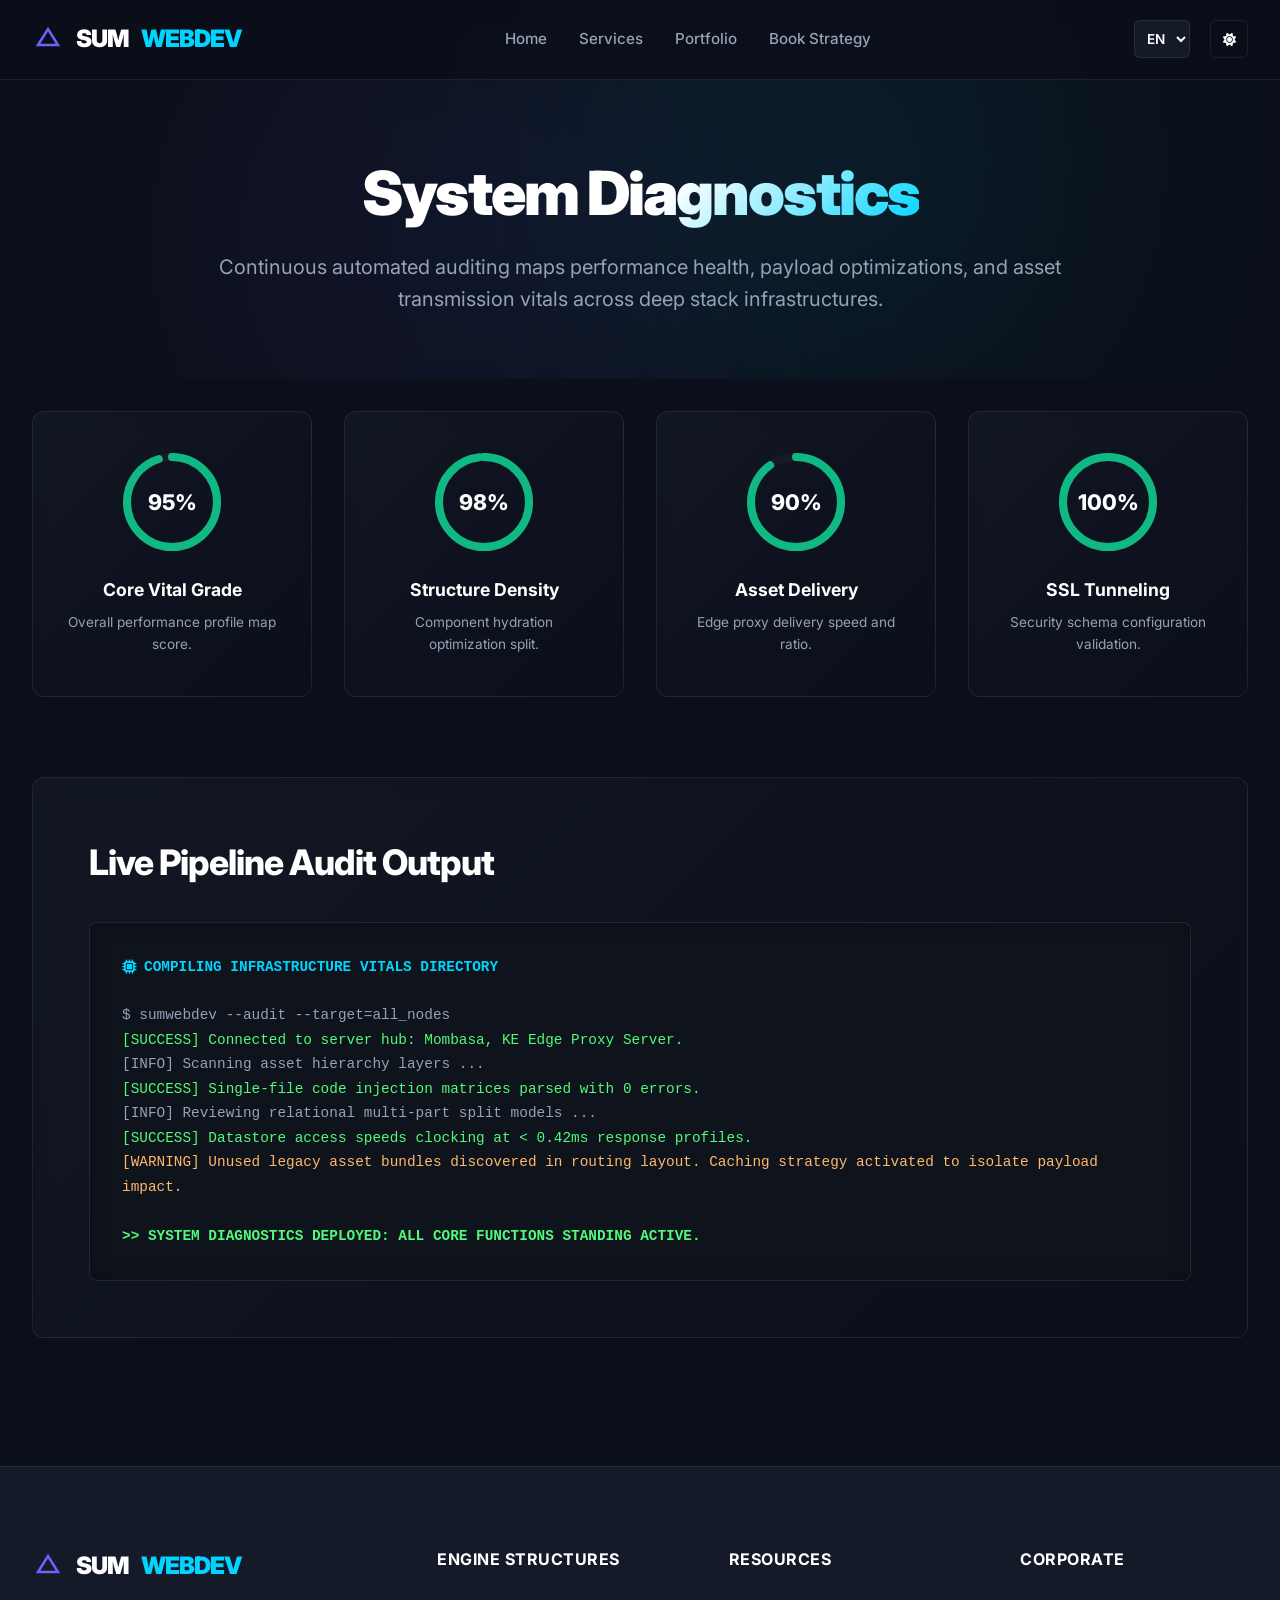
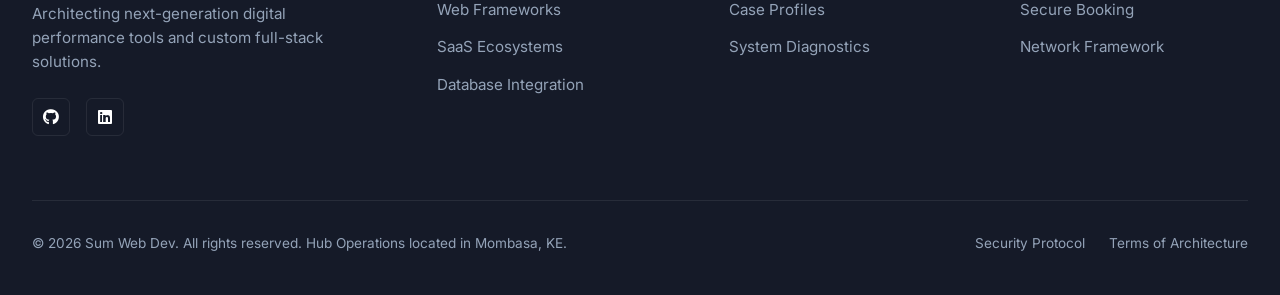
<file: system-diagnostics/index.html>
<!DOCTYPE html>
<html lang="en" data-theme="dark">
<head>
    <meta charset="UTF-8">
    <meta name="viewport" content="width=device-width, initial-scale=1.0">
    <title>System Diagnostics & Core Vitals | Sum Web Dev</title>
    <meta name="description" content="Real-time performance metrics, code coverage metrics, and rendering layer diagnostics for elite web assets.">
    
    <link rel="stylesheet" href="https://cdnjs.cloudflare.com/ajax/libs/font-awesome/6.4.0/css/all.min.css">
    <link href="https://fonts.googleapis.com/css2?family=Inter:wght=400;500;600;700;800;900&display=swap" rel="stylesheet">
    
    <style>
        /* ==========================================================================
           1. Premium Theme Tokens & Root Variables
           ========================================================================== */
        :root[data-theme="dark"] {
            --bg-main: #0B0F19;
            --bg-card: #151A28;
            --accent-primary: #6C63FF;
            --accent-neon: #00D4FF;
            --text-pure: #FFFFFF;
            --text-muted: #94A3B8;
            --border-glass: rgba(255, 255, 255, 0.08);
            --glass-grad: linear-gradient(135deg, rgba(21, 26, 40, 0.7) 0%, rgba(11, 15, 25, 0.8) 100%);
            --header-bg: rgba(11, 15, 25, 0.85);
            --metric-green: #10B981;
        }

        :root[data-theme="light"] {
            --bg-main: #F8FAFC;
            --bg-card: #FFFFFF;
            --accent-primary: #4F46E5;
            --accent-neon: #0EA5E9;
            --text-pure: #0F172A;
            --text-muted: #64748B;
            --border-glass: rgba(15, 23, 42, 0.08);
            --glass-grad: linear-gradient(135deg, rgba(255, 255, 255, 0.9) 0%, rgba(241, 245, 249, 0.9) 100%);
            --header-bg: rgba(248, 250, 252, 0.9);
            --metric-green: #059669;
        }

        * { box-sizing: border-box; margin: 0; padding: 0; scroll-behavior: smooth; }

        body {
            background-color: var(--bg-main);
            color: var(--text-pure);
            font-family: 'Inter', sans-serif;
            overflow-x: hidden;
            line-height: 1.6;
            transition: background-color 0.3s ease, color 0.3s ease;
        }

        body.menu-open { overflow: hidden; }

        .scroll-progress {
            position: fixed; top: 0; left: 0; width: 0%; height: 3px;
            background: linear-gradient(90deg, var(--accent-primary), var(--accent-neon));
            z-index: 9999;
        }

        /* ==========================================================================
           2. Header & Navigation Ecosystem
           ========================================================================== */
        .main-header {
            position: fixed; top: 0; left: 0; width: 100%; height: 80px;
            background: var(--header-bg); backdrop-filter: blur(12px);
            -webkit-backdrop-filter: blur(12px);
            border-bottom: 1px solid var(--border-glass); z-index: 1000;
            display: flex; align-items: center; transition: background 0.3s ease;
        }
        .nav-container {
            width: 100%; max-width: 1400px; margin: 0 auto; padding: 0 2rem;
            display: flex; justify-content: space-between; align-items: center;
        }
        
        .logo {
            display: flex; align-items: center; gap: 0.75rem;
            font-weight: 900; font-size: 1.5rem; color: var(--text-pure); text-decoration: none; letter-spacing: -1px;
            z-index: 1010;
        }
        .logo svg { width: 32px; height: 32px; fill: none; stroke: var(--accent-primary); stroke-width: 2.5; }
        .logo span { color: var(--accent-neon); }

        .nav-controls-wrapper { display: flex; align-items: center; gap: 1.25rem; z-index: 1010; }
        .nav-links { display: flex; align-items: center; gap: 2rem; }
        
        .nav-item {
            color: var(--text-muted); text-decoration: none; font-weight: 500; font-size: 0.95rem;
            transition: color 0.2s ease; position: relative;
        }
        .nav-item:hover, .nav-item.active { color: var(--text-pure); }
        .nav-item.active::after {
            content: ''; position: absolute; bottom: -6px; left: 0; width: 100%; height: 2px;
            background: var(--accent-neon); border-radius: 2px;
        }
        
        .utility-btn {
            background: transparent; border: 1px solid var(--border-glass); color: var(--text-pure);
            padding: 0.5rem; border-radius: 6px; cursor: pointer; display: flex; align-items: center; justify-content: center; width: 38px; height: 38px;
            transition: all 0.2s ease;
        }
        .utility-btn:hover { border-color: var(--accent-primary); }

        .lang-select {
            background: var(--bg-card); border: 1px solid var(--border-glass); color: var(--text-pure);
            padding: 0.4rem 0.5rem; border-radius: 6px; font-family: inherit; font-size: 0.85rem; font-weight: 600; cursor: pointer; outline: none;
            transition: all 0.2s ease; height: 38px;
        }
        .lang-select:focus { border-color: var(--accent-primary); }

        .mobile-toggle {
            display: none; background: transparent; border: 1px solid var(--border-glass); 
            color: var(--text-pure); cursor: pointer; width: 38px; height: 38px;
            border-radius: 6px; align-items: center; justify-content: center; transition: all 0.2s ease;
            flex-direction: column; gap: 4px; padding: 0; z-index: 1010;
        }
        .mobile-toggle span {
            display: block; width: 18px; height: 2px; background-color: var(--text-pure);
            transition: transform 0.3s cubic-bezier(0.16, 1, 0.3, 1), opacity 0.3s ease;
        }
        .mobile-toggle:hover { border-color: var(--accent-primary); }
        
        .mobile-toggle.active span:nth-child(1) { transform: translateY(6px) rotate(45deg); }
        .mobile-toggle.active span:nth-child(2) { opacity: 0; width: 0; }
        .mobile-toggle.active span:nth-child(3) { transform: translateY(-6px) rotate(-45deg); }

        /* ==========================================================================
           3. Diagnostics System Core Layout
           ========================================================================== */
        .diag-hero {
            padding: 160px 2rem 4rem;
            position: relative;
            overflow: hidden;
            text-align: center;
        }
        .glow-orb { position: absolute; border-radius: 50%; filter: blur(140px); opacity: 0.12; z-index: 0; }
        .orb-1 { top: 10%; left: 20%; width: 400px; height: 400px; background: var(--accent-primary); }
        .orb-2 { bottom: 5%; right: 20%; width: 400px; height: 400px; background: var(--accent-neon); }

        .diag-hero-content { position: relative; z-index: 1; max-width: 900px; margin: 0 auto; }
        .diag-title { font-size: 3.8rem; font-weight: 900; letter-spacing: -2px; line-height: 1.1; margin-bottom: 1.5rem; }
        .diag-title span { background: linear-gradient(135deg, var(--text-pure) 30%, var(--accent-neon) 100%); -webkit-background-clip: text; -webkit-text-fill-color: transparent; }
        .diag-subtext { font-size: 1.25rem; color: var(--text-muted); }

        .diag-container { max-width: 1400px; margin: 0 auto; padding: 2rem 2rem 8rem; position: relative; z-index: 2; }

        /* Realtime Grid Ring Indicators */
        .vitals-row { display: grid; grid-template-columns: repeat(4, 1fr); gap: 2rem; margin-bottom: 5rem; }
        .vital-card {
            background: var(--glass-grad); border: 1px solid var(--border-glass); border-radius: 12px;
            padding: 2.5rem 2rem; text-align: center; backdrop-filter: blur(10px); -webkit-backdrop-filter: blur(10px);
        }
        .ring-wrapper { position: relative; width: 100px; height: 100px; margin: 0 auto 1.5rem; }
        .ring-wrapper svg { width: 100%; height: 100%; transform: rotate(-90deg); }
        .ring-wrapper circle { fill: none; stroke-width: 8; stroke-linecap: round; }
        .ring-bg { stroke: rgba(255,255,255,0.03); }
        .ring-progress { stroke: var(--metric-green); stroke-dasharray: 283; stroke-dashoffset: 28.3; transition: stroke-dashoffset 1s ease; }
        
        .ring-text {
            position: absolute; top: 50%; left: 50%; transform: translate(-50%, -50%);
            font-size: 1.35rem; font-weight: 800; color: var(--text-pure);
        }
        .vital-card h3 { font-size: 1.1rem; font-weight: 700; margin-bottom: 0.5rem; }
        .vital-card p { color: var(--text-muted); font-size: 0.85rem; }

        /* Report Analysis Output Panel */
        .analysis-block {
            background: var(--glass-grad); border: 1px solid var(--border-glass); border-radius: 12px;
            padding: 3.5rem; backdrop-filter: blur(10px); -webkit-backdrop-filter: blur(10px);
        }
        .analysis-block h2 { font-size: 2.2rem; font-weight: 800; letter-spacing: -1px; margin-bottom: 2rem; }
        
        .diagnostic-terminal {
            background: #0F131C; border: 1px solid var(--border-glass); border-radius: 8px;
            padding: 2rem; font-family: 'Courier New', Courier, monospace; font-size: 0.9rem; color: #94A3B8;
            box-shadow: inset 0 0 20px rgba(0,0,0,0.3); line-height: 1.7;
        }
        .terminal-header { color: var(--accent-neon); font-weight: bold; margin-bottom: 1.5rem; display: flex; align-items: center; gap: 0.5rem; }
        .success-text { color: #50FA7B; }
        .warn-text { color: #FFB86C; }

        /* ==========================================================================
           4. Global Corporate Structural Footer
           ========================================================================== */
        .main-footer { background: var(--bg-card); border-top: 1px solid var(--border-glass); padding: 5rem 2rem 2.5rem; color: var(--text-muted); position: relative; z-index: 2; }
        .footer-grid { max-width: 1400px; margin: 0 auto; display: grid; grid-template-columns: 1.5fr repeat(3, 1fr); gap: 4rem; margin-bottom: 4rem; }
        .footer-brand p { margin-top: 1rem; max-width: 320px; font-size: 0.95rem; }
        .footer-col h4 { color: var(--text-pure); font-size: 1rem; font-weight: 700; margin-bottom: 1.5rem; text-transform: uppercase; letter-spacing: 0.5px; }
        .footer-col ul { list-style: none; display: flex; flex-direction: column; gap: 0.75rem; }
        .footer-col ul a { color: var(--text-muted); text-decoration: none; font-size: 0.95rem; transition: color 0.2s ease; }
        .footer-col ul a:hover { color: var(--text-pure); }
        
        .footer-social-row { display: flex; gap: 1rem; margin-top: 1.5rem; }
        .social-link-icon {
            display: inline-flex; align-items: center; justify-content: center; width: 38px; height: 38px;
            border-radius: 6px; border: 1px solid var(--border-glass); color: var(--text-pure); text-decoration: none; transition: background 0.2s ease;
        }
        .social-link-icon:hover { background: var(--accent-primary); color: #FFF; }

        .footer-bottom { max-width: 1400px; margin: 0 auto; border-top: 1px solid var(--border-glass); padding-top: 2rem; display: flex; justify-content: space-between; align-items: center; font-size: 0.85rem; }
        .footer-legal-links { display: flex; gap: 1.5rem; }
        .footer-legal-links a { color: var(--text-muted); text-decoration: none; transition: color 0.2s ease; }
        .footer-legal-links a:hover { color: var(--text-pure); }

        .back-to-top {
            position: fixed; bottom: 2rem; right: 2rem; background: var(--accent-primary); color: #FFF;
            border: none; width: 50px; height: 50px; border-radius: 50%; cursor: pointer; display: none; align-items: center; justify-content: center; box-shadow: 0 5px 15px rgba(0,0,0,0.2); z-index: 500; transition: all 0.2s ease;
        }

        /* ==========================================================================
           5. Responsive Breakpoints Engine & Fluid Side Menu Drawer
           ========================================================================== */
        @media(max-width: 1100px) {
            .vitals-row { grid-template-columns: repeat(2, 1fr); gap: 2rem; }
        }

        @media(max-width: 1024px) {
            .diag-title { font-size: 3rem; }
            .footer-grid { grid-template-columns: 1fr 1fr; gap: 3rem; }
        }

        @media(max-width: 768px) {
            .mobile-toggle { display: flex; }
            .nav-controls-wrapper { position: relative; }

            .nav-links {
                display: flex; flex-direction: column; position: fixed; top: 0; right: -100%; width: 100%;
                max-width: 300px; height: 100vh; background: rgba(21, 26, 40, 0.96); backdrop-filter: blur(20px);
                -webkit-backdrop-filter: blur(20px); border-left: 1px solid var(--border-glass); padding: 120px 2rem 2rem;
                gap: 2rem; align-items: flex-start; transition: right 0.4s cubic-bezier(0.16, 1, 0.3, 1);
                box-shadow: -20px 0 40px rgba(0,0,0,0.4); z-index: 1005;
            }
            .nav-links.active { right: 0; }

            .nav-links .nav-item {
                font-size: 1.25rem; font-weight: 600; opacity: 0; transform: translateX(15px);
                transition: opacity 0.35s ease, transform 0.35s cubic-bezier(0.16, 1, 0.3, 1);
            }
            .nav-links.active .nav-item { opacity: 1; transform: translateX(0); }
            .nav-links.active .nav-item:nth-child(1) { transition-delay: 0.05s; }
            .nav-links.active .nav-item:nth-child(2) { transition-delay: 0.1s; }
            .nav-links.active .nav-item:nth-child(3) { transition-delay: 0.15s; }
            .nav-links.active .nav-item:nth-child(4) { transition-delay: 0.2s; }

            .diag-hero { padding-top: 130px; }
            .vitals-row { grid-template-columns: 1fr; }
            .analysis-block { padding: 2rem 1.5rem; }
            .footer-grid { grid-template-columns: 1fr; }
            .footer-bottom { flex-direction: column; gap: 1.5rem; text-align: center; }
        }
    </style>
</head>
<body>

    <div class="scroll-progress" id="scrollBar"></div>

    <header class="main-header">
        <div class="nav-container">
            <a href="../" class="logo">
                <svg viewBox="0 0 32 32">
                    <path d="M6 22L16 6L26 22H6Z" />
                </svg>
                SUM<span>WEBDEV</span>
            </a>
            
            <nav class="nav-links" id="menuPanel">
                <a href="../" class="nav-item">Home</a>
                <a href="../services/" class="nav-item">Services</a>
                <a href="../portfolio/" class="nav-item">Portfolio</a>
                <a href="../booking/" class="nav-item">Book Strategy</a>
            </nav>

            <div class="nav-controls-wrapper">
                <select class="lang-select" id="langSwitch">
                    <option value="en">EN</option>
                    <option value="es">ES</option>
                </select>
                
                <button class="utility-btn" id="themeToggler" aria-label="Toggle Theme">
                    <i class="fa-solid fa-moon"></i>
                </button>
                
                <button class="mobile-toggle" id="hamburgerMenu" aria-label="Toggle Menu">
                    <span></span>
                    <span></span>
                    <span></span>
                </button>
            </div>
        </div>
    </header>

    <section class="diag-hero">
        <div class="glow-orb orb-1"></div>
        <div class="glow-orb orb-2"></div>
        <div class="diag-hero-content">
            <h1 class="diag-title">System <span>Diagnostics</span></h1>
            <p class="diag-subtext">Continuous automated auditing maps performance health, payload optimizations, and asset transmission vitals across deep stack infrastructures.</p>
        </div>
    </section>

    <section class="diag-container">
        
        <div class="vitals-row">
            <div class="vital-card">
                <div class="ring-wrapper">
                    <svg viewBox="0 0 100 100">
                        <circle class="ring-bg" cx="50" cy="50" r="45"></circle>
                        <circle class="ring-progress" cx="50" cy="50" r="45" style="stroke-dashoffset: 14.15;"></circle>
                    </svg>
                    <div class="ring-text">95%</div>
                </div>
                <h3>Core Vital Grade</h3>
                <p>Overall performance profile map score.</p>
            </div>

            <div class="vital-card">
                <div class="ring-wrapper">
                    <svg viewBox="0 0 100 100">
                        <circle class="ring-bg" cx="50" cy="50" r="45"></circle>
                        <circle class="ring-progress" cx="50" cy="50" r="45" style="stroke-dashoffset: 5.66;"></circle>
                    </svg>
                    <div class="ring-text">98%</div>
                </div>
                <h3>Structure Density</h3>
                <p>Component hydration optimization split.</p>
            </div>

            <div class="vital-card">
                <div class="ring-wrapper">
                    <svg viewBox="0 0 100 100">
                        <circle class="ring-bg" cx="50" cy="50" r="45"></circle>
                        <circle class="ring-progress" cx="50" cy="50" r="45" style="stroke-dashoffset: 28.3;"></circle>
                    </svg>
                    <div class="ring-text">90%</div>
                </div>
                <h3>Asset Delivery</h3>
                <p>Edge proxy delivery speed and ratio.</p>
            </div>

            <div class="vital-card">
                <div class="ring-wrapper">
                    <svg viewBox="0 0 100 100">
                        <circle class="ring-bg" cx="50" cy="50" r="45"></circle>
                        <circle class="ring-progress" cx="50" cy="50" r="45" style="stroke-dashoffset: 0;"></circle>
                    </svg>
                    <div class="ring-text">100%</div>
                </div>
                <h3>SSL Tunneling</h3>
                <p>Security schema configuration validation.</p>
            </div>
        </div>

        <div class="analysis-block">
            <h2>Live Pipeline Audit Output</h2>
            
            <div class="diagnostic-terminal">
                <div class="terminal-header">
                    <i class="fa-solid fa-microchip"></i> COMPILING INFRASTRUCTURE VITALS DIRECTORY
                </div>
                <div>$ sumwebdev --audit --target=all_nodes</div>
                <div class="success-text">[SUCCESS] Connected to server hub: Mombasa, KE Edge Proxy Server.</div>
                <div>[INFO] Scanning asset hierarchy layers ...</div>
                <div class="success-text">[SUCCESS] Single-file code injection matrices parsed with 0 errors.</div>
                <div>[INFO] Reviewing relational multi-part split models ...</div>
                <div class="success-text">[SUCCESS] Datastore access speeds clocking at &lt; 0.42ms response profiles.</div>
                <div class="warn-text">[WARNING] Unused legacy asset bundles discovered in routing layout. Caching strategy activated to isolate payload impact.</div>
                <br>
                <div class="success-text" style="font-weight: bold;">>> SYSTEM DIAGNOSTICS DEPLOYED: ALL CORE FUNCTIONS STANDING ACTIVE.</div>
            </div>
        </div>

    </section>

    <footer class="main-footer">
        <div class="footer-grid">
            <div class="footer-brand">
                <a href="../" class="logo">
                    <svg viewBox="0 0 32 32">
                        <path d="M6 22L16 6L26 22H6Z" />
                    </svg>
                    SUM<span>WEBDEV</span>
                </a>
                <p>Architecting next-generation digital performance tools and custom full-stack solutions.</p>
                <div class="footer-social-row">
                    <a href="#" class="social-link-icon"><i class="fa-brands fa-github"></i></a>
                    <a href="#" class="social-link-icon"><i class="fa-brands fa-linkedin"></i></a>
                </div>
            </div>
            <div class="footer-col">
                <h4>Engine Structures</h4>
                <ul>
                    <li><a href="../services/">Web Frameworks</a></li>
                    <li><a href="../services/">SaaS Ecosystems</a></li>
                    <li><a href="../database-integration/">Database Integration</a></li>
                </ul>
            </div>
            <div class="footer-col">
                <h4>Resources</h4>
                <ul>
                    <li><a href="../portfolio/">Case Profiles</a></li>
                    <li><a href="./">System Diagnostics</a></li>
                </ul>
            </div>
            <div class="footer-col">
                <h4>Corporate</h4>
                <ul>
                    <li><a href="../booking/">Secure Booking</a></li>
                    <li><a href="../network-framework/">Network Framework</a></li>
                </ul>
            </div>
        </div>
        <div class="footer-bottom">
            <p>&copy; 2026 Sum Web Dev. All rights reserved. Hub Operations located in Mombasa, KE.</p>
            <div class="footer-legal-links">
                <a href="#">Security Protocol</a>
                <a href="#">Terms of Architecture</a>
            </div>
        </div>
    </footer>

    <button class="back-to-top" id="scrollTopBtn" aria-label="Scroll to top">
        <i class="fa-solid fa-arrow-up"></i>
    </button>

    <script>
        document.addEventListener('DOMContentLoaded', () => {
            // --- UI Control Elements Initialization ---
            const hamburgerMenu = document.getElementById('hamburgerMenu');
            const menuPanel = document.getElementById('menuPanel');
            const themeToggler = document.getElementById('themeToggler');
            const langSwitch = document.getElementById('langSwitch');
            const scrollBar = document.getElementById('scrollBar');
            const scrollTopBtn = document.getElementById('scrollTopBtn');
            const htmlRoot = document.documentElement;

            // --- Mobile Drop Drawer Navigation Toggle Rules ---
            hamburgerMenu.addEventListener('click', () => {
                hamburgerMenu.classList.toggle('active');
                menuPanel.classList.toggle('active');
                document.body.classList.toggle('menu-open');
            });

            document.querySelectorAll('.nav-item').forEach(link => {
                link.addEventListener('click', () => {
                    hamburgerMenu.classList.remove('active');
                    menuPanel.classList.remove('active');
                    document.body.classList.remove('menu-open');
                });
            });

            // --- Theme State Toggling Mechanics Engine ---
            const savedTheme = localStorage.getItem('theme') || 'dark';
            htmlRoot.setAttribute('data-theme', savedTheme);
            updateThemeIcon(savedTheme);

            themeToggler.addEventListener('click', () => {
                const currentTheme = htmlRoot.getAttribute('data-theme');
                const targetTheme = currentTheme === 'dark' ? 'light' : 'dark';
                
                htmlRoot.setAttribute('data-theme', targetTheme);
                localStorage.setItem('theme', targetTheme);
                updateThemeIcon(targetTheme);
            });

            function updateThemeIcon(theme) {
                const icon = themeToggler.querySelector('i');
                if (theme === 'dark') {
                    icon.className = 'fa-solid fa-sun';
                } else {
                    icon.className = 'fa-solid fa-moon';
                }
            }

            // --- Scrolling Metrics Analytics & Action Toggles ---
            window.addEventListener('scroll', () => {
                const winScroll = document.body.scrollTop || document.documentElement.scrollTop;
                const height = document.documentElement.scrollHeight - document.documentElement.clientHeight;
                const scrolled = (winScroll / height) * 100;
                scrollBar.style.width = scrolled + '%';

                if (window.scrollY > 400) {
                    scrollTopBtn.style.display = 'flex';
                } else {
                    scrollTopBtn.style.display = 'none';
                }
            });

            scrollTopBtn.addEventListener('click', () => {
                window.scrollTo({ top: 0, behavior: 'smooth' });
            });

            // --- Language Switch Stub Notification Trigger ---
            langSwitch.addEventListener('change', (e) => {
                alert(`System mapping initialized to locale target: "${e.target.value.toUpperCase()}"`);
            });
        });
    </script>
</body>
</html>
</file>
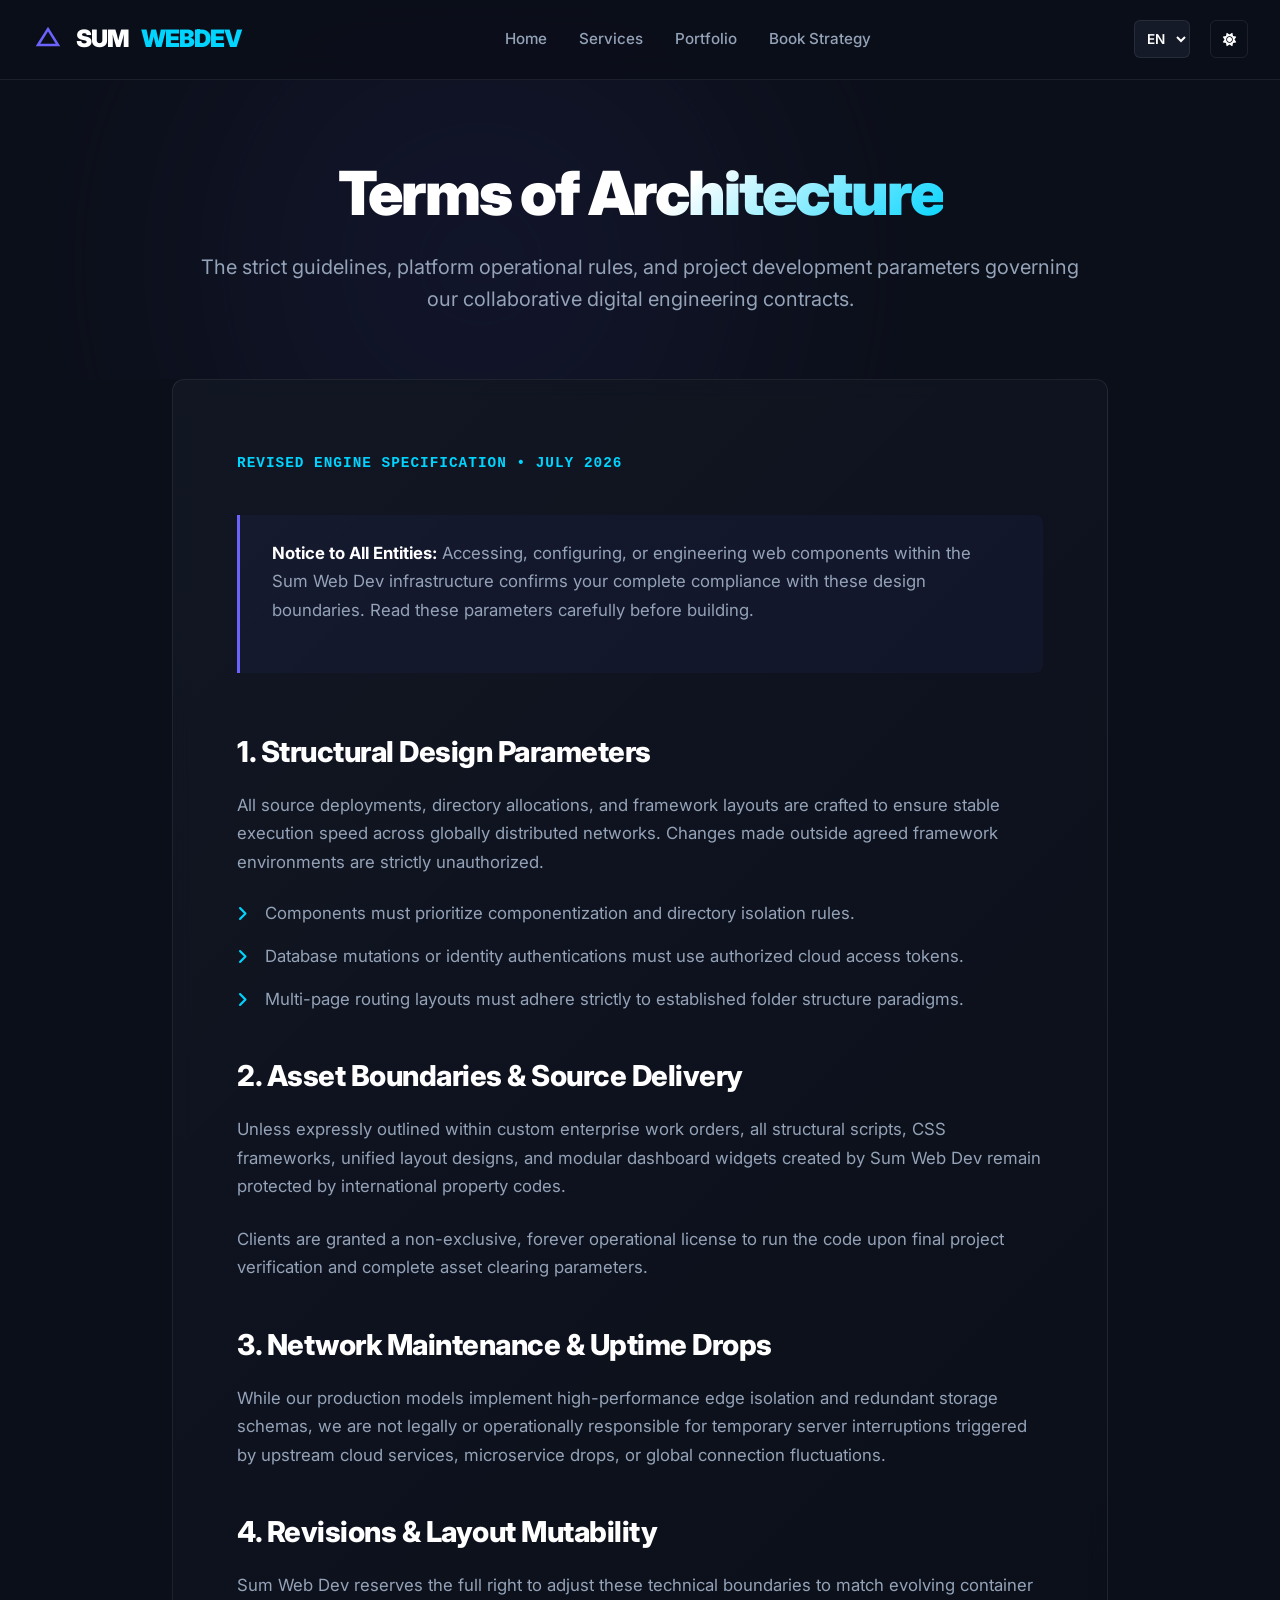
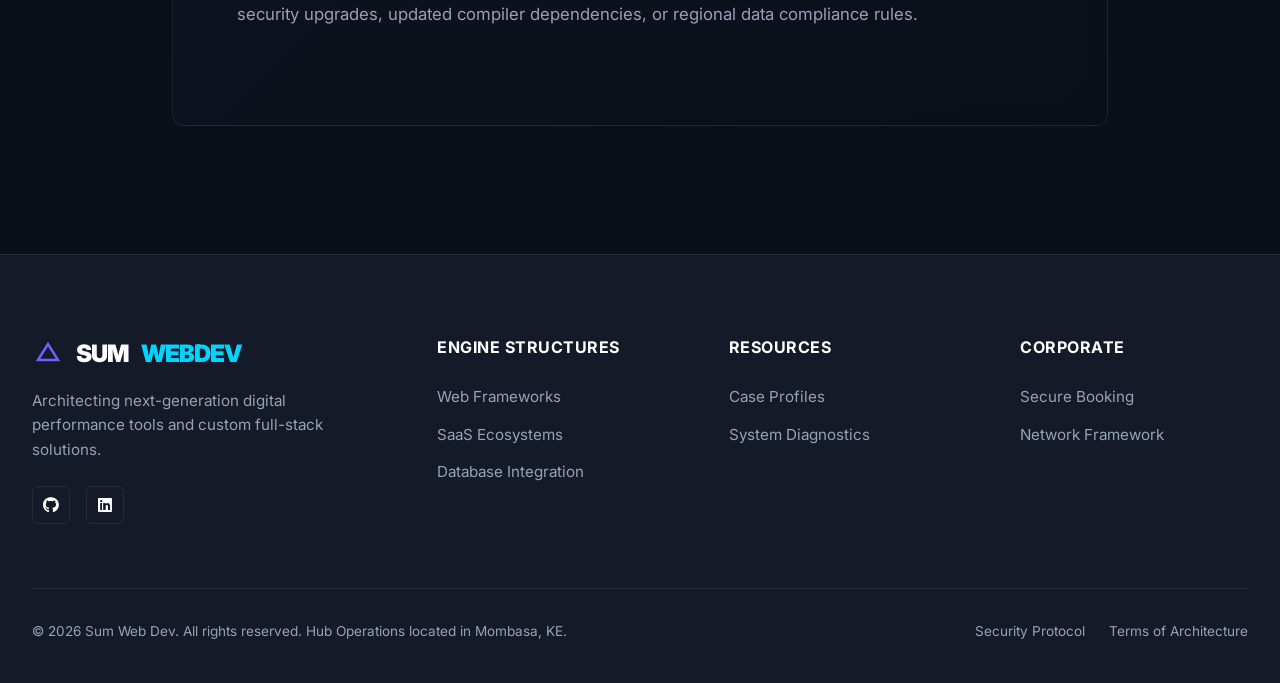
<file: terms-of-architecture/index.html>
<!DOCTYPE html>
<html lang="en" data-theme="dark">
<head>
    <meta charset="UTF-8">
    <meta name="viewport" content="width=device-width, initial-scale=1.0">
    <title>Terms of Architecture | Sum Web Dev</title>
    <meta name="description" content="Operational legal frameworks, structural boundaries, deployment parameters, and architectural compliance rules governing Sum Web Dev engineering projects.">
    
    <!-- Design Assets -->
    <link rel="stylesheet" href="https://cdnjs.cloudflare.com/ajax/libs/font-awesome/6.4.0/css/all.min.css">
    <link href="https://fonts.googleapis.com/css2?family=Inter:wght=400;500;600;700;800;900&display=swap" rel="stylesheet">
    
    <style>
        /* ==========================================================================
           1. Premium Theme Tokens & Root Variables
           ========================================================================== */
        :root[data-theme="dark"] {
            --bg-main: #0B0F19;
            --bg-card: #151A28;
            --accent-primary: #6C63FF;
            --accent-neon: #00D4FF;
            --text-pure: #FFFFFF;
            --text-muted: #94A3B8;
            --border-glass: rgba(255, 255, 255, 0.08);
            --glass-grad: linear-gradient(135deg, rgba(21, 26, 40, 0.7) 0%, rgba(11, 15, 25, 0.8) 100%);
            --header-bg: rgba(11, 15, 25, 0.85);
            --notice-bg: rgba(108, 99, 255, 0.05);
        }

        :root[data-theme="light"] {
            --bg-main: #F8FAFC;
            --bg-card: #FFFFFF;
            --accent-primary: #4F46E5;
            --accent-neon: #0EA5E9;
            --text-pure: #0F172A;
            --text-muted: #64748B;
            --border-glass: rgba(15, 23, 42, 0.08);
            --glass-grad: linear-gradient(135deg, rgba(255, 255, 255, 0.9) 0%, rgba(241, 245, 249, 0.9) 100%);
            --header-bg: rgba(248, 250, 252, 0.9);
            --notice-bg: rgba(79, 70, 229, 0.04);
        }

        * { box-sizing: border-box; margin: 0; padding: 0; scroll-behavior: smooth; }

        body {
            background-color: var(--bg-main);
            color: var(--text-pure);
            font-family: 'Inter', sans-serif;
            overflow-x: hidden;
            line-height: 1.6;
            transition: background-color 0.3s ease, color 0.3s ease;
        }

        body.menu-open { overflow: hidden; }

        .scroll-progress {
            position: fixed; top: 0; left: 0; width: 0%; height: 3px;
            background: linear-gradient(90deg, var(--accent-primary), var(--accent-neon));
            z-index: 9999;
        }

        /* ==========================================================================
           2. Header & Navigation Ecosystem
           ========================================================================== */
        .main-header {
            position: fixed; top: 0; left: 0; width: 100%; height: 80px;
            background: var(--header-bg); backdrop-filter: blur(12px);
            -webkit-backdrop-filter: blur(12px);
            border-bottom: 1px solid var(--border-glass); z-index: 1000;
            display: flex; align-items: center; transition: background 0.3s ease;
        }
        .nav-container {
            width: 100%; max-width: 1400px; margin: 0 auto; padding: 0 2rem;
            display: flex; justify-content: space-between; align-items: center;
        }
        
        .logo {
            display: flex; align-items: center; gap: 0.75rem;
            font-weight: 900; font-size: 1.5rem; color: var(--text-pure); text-decoration: none; letter-spacing: -1px;
            z-index: 1010;
        }
        .logo svg { width: 32px; height: 32px; fill: none; stroke: var(--accent-primary); stroke-width: 2.5; }
        .logo span { color: var(--accent-neon); }

        .nav-controls-wrapper { display: flex; align-items: center; gap: 1.25rem; z-index: 1010; }
        .nav-links { display: flex; align-items: center; gap: 2rem; }
        
        .nav-item {
            color: var(--text-muted); text-decoration: none; font-weight: 500; font-size: 0.95rem;
            transition: color 0.2s ease; position: relative;
        }
        .nav-item:hover, .nav-item.active { color: var(--text-pure); }
        .nav-item.active::after {
            content: ''; position: absolute; bottom: -6px; left: 0; width: 100%; height: 2px;
            background: var(--accent-neon); border-radius: 2px;
        }
        
        .utility-btn {
            background: transparent; border: 1px solid var(--border-glass); color: var(--text-pure);
            padding: 0.5rem; border-radius: 6px; cursor: pointer; display: flex; align-items: center; justify-content: center; width: 38px; height: 38px;
            transition: all 0.2s ease;
        }
        .utility-btn:hover { border-color: var(--accent-primary); }

        .lang-select {
            background: var(--bg-card); border: 1px solid var(--border-glass); color: var(--text-pure);
            padding: 0.4rem 0.5rem; border-radius: 6px; font-family: inherit; font-size: 0.85rem; font-weight: 600; cursor: pointer; outline: none;
            transition: all 0.2s ease; height: 38px;
        }
        .lang-select:focus { border-color: var(--accent-primary); }

        .mobile-toggle {
            display: none; background: transparent; border: 1px solid var(--border-glass); 
            color: var(--text-pure); cursor: pointer; width: 38px; height: 38px;
            border-radius: 6px; align-items: center; justify-content: center; transition: all 0.2s ease;
            flex-direction: column; gap: 4px; padding: 0; z-index: 1010;
        }
        .mobile-toggle span {
            display: block; width: 18px; height: 2px; background-color: var(--text-pure);
            transition: transform 0.3s cubic-bezier(0.16, 1, 0.3, 1), opacity 0.3s ease;
        }
        .mobile-toggle:hover { border-color: var(--accent-primary); }
        
        .mobile-toggle.active span:nth-child(1) { transform: translateY(6px) rotate(45deg); }
        .mobile-toggle.active span:nth-child(2) { opacity: 0; width: 0; }
        .mobile-toggle.active span:nth-child(3) { transform: translateY(-6px) rotate(-45deg); }

        /* ==========================================================================
           3. Terms of Architecture Page Content Layout
           ========================================================================== */
        .legal-hero {
            padding: 160px 2rem 4rem;
            position: relative;
            overflow: hidden;
            text-align: center;
        }
        .glow-orb { position: absolute; border-radius: 50%; filter: blur(140px); opacity: 0.12; z-index: 0; }
        .orb-1 { top: 10%; left: 20%; width: 450px; height: 450px; background: var(--accent-primary); }

        .legal-hero-content { position: relative; z-index: 1; max-width: 900px; margin: 0 auto; }
        .legal-title { font-size: 3.8rem; font-weight: 900; letter-spacing: -2px; line-height: 1.1; margin-bottom: 1.5rem; }
        .legal-title span { background: linear-gradient(135deg, var(--text-pure) 30%, var(--accent-neon) 100%); -webkit-background-clip: text; -webkit-text-fill-color: transparent; }
        .legal-subtext { font-size: 1.25rem; color: var(--text-muted); }

        .legal-container { max-width: 1000px; margin: 0 auto; padding: 0 2rem 8rem; position: relative; z-index: 2; }

        /* Document Body Wrap Card */
        .legal-card {
            background: var(--glass-grad); border: 1px solid var(--border-glass); border-radius: 12px;
            padding: 4.5rem 4rem; backdrop-filter: blur(10px); -webkit-backdrop-filter: blur(10px);
        }
        
        .doc-meta { font-size: 0.9rem; color: var(--accent-neon); font-family: monospace; font-weight: 700; margin-bottom: 2.5rem; text-transform: uppercase; letter-spacing: 1px; }
        
        .legal-notice-box {
            background: var(--notice-bg); border-left: 3px solid var(--accent-primary);
            padding: 1.5rem 2rem; border-radius: 0 8px 8px 0; margin-bottom: 3.5rem;
        }
        .legal-notice-box p { font-size: 0.95rem; color: var(--text-muted); line-height: 1.6; }
        .legal-notice-box strong { color: var(--text-pure); }

        .legal-card h2 { font-size: 1.8rem; font-weight: 800; color: var(--text-pure); margin: 2.5rem 0 1rem; letter-spacing: -0.5px; }
        .legal-card h2:first-of-type { margin-top: 0; }
        
        .legal-card p { color: var(--text-muted); font-size: 1.05rem; margin-bottom: 1.5rem; line-height: 1.7; }
        
        .legal-card ul { list-style: none; padding-left: 0; margin-bottom: 2rem; display: flex; flex-direction: column; gap: 1rem; }
        .legal-card ul li { position: relative; padding-left: 1.75rem; color: var(--text-muted); font-size: 1.05rem; }
        .legal-card ul li::before {
            content: "\f105"; font-family: "Font Awesome 6 Free"; font-weight: 900;
            position: absolute; left: 0; top: 1px; color: var(--accent-neon);
        }

        /* ==========================================================================
           4. Global Corporate Structural Footer
           ========================================================================== */
        .main-footer { background: var(--bg-card); border-top: 1px solid var(--border-glass); padding: 5rem 2rem 2.5rem; color: var(--text-muted); position: relative; z-index: 2; }
        .footer-grid { max-width: 1400px; margin: 0 auto; display: grid; grid-template-columns: 1.5fr repeat(3, 1fr); gap: 4rem; margin-bottom: 4rem; }
        .footer-brand p { margin-top: 1rem; max-width: 320px; font-size: 0.95rem; }
        .footer-col h4 { color: var(--text-pure); font-size: 1rem; font-weight: 700; margin-bottom: 1.5rem; text-transform: uppercase; letter-spacing: 0.5px; }
        .footer-col ul { list-style: none; display: flex; flex-direction: column; gap: 0.75rem; }
        .footer-col ul a { color: var(--text-muted); text-decoration: none; font-size: 0.95rem; transition: color 0.2s ease; }
        .footer-col ul a:hover { color: var(--text-pure); }
        
        .footer-social-row { display: flex; gap: 1rem; margin-top: 1.5rem; }
        .social-link-icon {
            display: inline-flex; align-items: center; justify-content: center; width: 38px; height: 38px;
            border-radius: 6px; border: 1px solid var(--border-glass); color: var(--text-pure); text-decoration: none; transition: background 0.2s ease;
        }
        .social-link-icon:hover { background: var(--accent-primary); color: #FFF; }

        .footer-bottom { max-width: 1400px; margin: 0 auto; border-top: 1px solid var(--border-glass); padding-top: 2rem; display: flex; justify-content: space-between; align-items: center; font-size: 0.85rem; }
        .footer-legal-links { display: flex; gap: 1.5rem; }
        .footer-legal-links a { color: var(--text-muted); text-decoration: none; transition: color 0.2s ease; }
        .footer-legal-links a:hover { color: var(--text-pure); }

        .back-to-top {
            position: fixed; bottom: 2rem; right: 2rem; background: var(--accent-primary); color: #FFF;
            border: none; width: 50px; height: 50px; border-radius: 50%; cursor: pointer; display: none; align-items: center; justify-content: center; box-shadow: 0 5px 15px rgba(0,0,0,0.2); z-index: 500; transition: all 0.2s ease;
        }

        /* ==========================================================================
           5. Responsive Breakpoints Engine & Fluid Side Menu Drawer
           ========================================================================== */
        @media(max-width: 1024px) {
            .legal-title { font-size: 3rem; }
            .legal-card { padding: 3rem 2.5rem; }
            .footer-grid { grid-template-columns: 1fr 1fr; gap: 3rem; }
        }

        @media(max-width: 768px) {
            .mobile-toggle { display: flex; }
            .nav-controls-wrapper { position: relative; }

            .nav-links {
                display: flex; flex-direction: column; position: fixed; top: 0; right: -100%; width: 100%;
                max-width: 300px; height: 100vh; background: rgba(21, 26, 40, 0.96); backdrop-filter: blur(20px);
                -webkit-backdrop-filter: blur(20px); border-left: 1px solid var(--border-glass); padding: 120px 2rem 2rem;
                gap: 2rem; align-items: flex-start; transition: right 0.4s cubic-bezier(0.16, 1, 0.3, 1);
                box-shadow: -20px 0 40px rgba(0,0,0,0.4); z-index: 1005;
            }
            .nav-links.active { right: 0; }

            .nav-links .nav-item {
                font-size: 1.25rem; font-weight: 600; opacity: 0; transform: translateX(15px);
                transition: opacity 0.35s ease, transform 0.35s cubic-bezier(0.16, 1, 0.3, 1);
            }
            .nav-links.active .nav-item { opacity: 1; transform: translateX(0); }
            .nav-links.active .nav-item:nth-child(1) { transition-delay: 0.05s; }
            .nav-links.active .nav-item:nth-child(2) { transition-delay: 0.1s; }
            .nav-links.active .nav-item:nth-child(3) { transition-delay: 0.15s; }
            .nav-links.active .nav-item:nth-child(4) { transition-delay: 0.2s; }

            .legal-hero { padding-top: 130px; }
            .legal-card { padding: 2.5rem 1.5rem; }
            .footer-grid { grid-template-columns: 1fr; }
            .footer-bottom { flex-direction: column; gap: 1.5rem; text-align: center; }
        }
    </style>
</head>
<body>

    <div class="scroll-progress" id="scrollBar"></div>

    <!-- Global Corporate Header -->
    <header class="main-header">
        <div class="nav-container">
            <a href="../" class="logo">
                <svg viewBox="0 0 32 32">
                    <path d="M6 22L16 6L26 22H6Z" />
                </svg>
                SUM<span>WEBDEV</span>
            </a>
            
            <nav class="nav-links" id="menuPanel">
                <a href="../" class="nav-item">Home</a>
                <a href="../services/" class="nav-item">Services</a>
                <a href="../portfolio/" class="nav-item">Portfolio</a>
                <a href="../booking/" class="nav-item">Book Strategy</a>
            </nav>

            <div class="nav-controls-wrapper">
                <select class="lang-select" id="langSwitch">
                    <option value="en">EN</option>
                    <option value="es">ES</option>
                </select>
                
                <button class="utility-btn" id="themeToggler" aria-label="Toggle Theme">
                    <i class="fa-solid fa-moon"></i>
                </button>
                
                <button class="mobile-toggle" id="hamburgerMenu" aria-label="Toggle Menu">
                    <span></span>
                    <span></span>
                    <span></span>
                </button>
            </div>
        </div>
    </header>

    <!-- Terms Hero Block -->
    <section class="legal-hero">
        <div class="glow-orb orb-1"></div>
        <div class="legal-hero-content">
            <h1 class="legal-title">Terms of <span>Architecture</span></h1>
            <p class="legal-subtext">The strict guidelines, platform operational rules, and project development parameters governing our collaborative digital engineering contracts.</p>
        </div>
    </section>

    <!-- Document Wrapper Section -->
    <section class="legal-container">
        
        <div class="legal-card">
            <div class="doc-meta">REVISED ENGINE SPECIFICATION • JULY 2026</div>
            
            <div class="legal-notice-box">
                <p><strong>Notice to All Entities:</strong> Accessing, configuring, or engineering web components within the Sum Web Dev infrastructure confirms your complete compliance with these design boundaries. Read these parameters carefully before building.</p>
            </div>

            <h2>1. Structural Design Parameters</h2>
            <p>All source deployments, directory allocations, and framework layouts are crafted to ensure stable execution speed across globally distributed networks. Changes made outside agreed framework environments are strictly unauthorized.</p>
            <ul>
                <li>Components must prioritize componentization and directory isolation rules.</li>
                <li>Database mutations or identity authentications must use authorized cloud access tokens.</li>
                <li>Multi-page routing layouts must adhere strictly to established folder structure paradigms.</li>
            </ul>

            <h2>2. Asset Boundaries & Source Delivery</h2>
            <p>Unless expressly outlined within custom enterprise work orders, all structural scripts, CSS frameworks, unified layout designs, and modular dashboard widgets created by Sum Web Dev remain protected by international property codes.</p>
            <p>Clients are granted a non-exclusive, forever operational license to run the code upon final project verification and complete asset clearing parameters.</p>

            <h2>3. Network Maintenance & Uptime Drops</h2>
            <p>While our production models implement high-performance edge isolation and redundant storage schemas, we are not legally or operationally responsible for temporary server interruptions triggered by upstream cloud services, microservice drops, or global connection fluctuations.</p>

            <h2>4. Revisions & Layout Mutability</h2>
            <p>Sum Web Dev reserves the full right to adjust these technical boundaries to match evolving container security upgrades, updated compiler dependencies, or regional data compliance rules.</p>
        </div>

    </section>

    <!-- Global Corporate Architectural Footer -->
    <footer class="main-footer">
        <div class="footer-grid">
            <div class="footer-brand">
                <a href="../" class="logo">
                    <svg viewBox="0 0 32 32">
                        <path d="M6 22L16 6L26 22H6Z" />
                    </svg>
                    SUM<span>WEBDEV</span>
                </a>
                <p>Architecting next-generation digital performance tools and custom full-stack solutions.</p>
                <div class="footer-social-row">
                    <a href="#" class="social-link-icon"><i class="fa-brands fa-github"></i></a>
                    <a href="#" class="social-link-icon"><i class="fa-brands fa-linkedin"></i></a>
                </div>
            </div>
            <div class="footer-col">
                <h4>Engine Structures</h4>
                <ul>
                    <li><a href="../services/">Web Frameworks</a></li>
                    <li><a href="../saas-ecosystems/">SaaS Ecosystems</a></li>
                    <li><a href="../database-integration/">Database Integration</a></li>
                </ul>
            </div>
            <div class="footer-col">
                <h4>Resources</h4>
                <ul>
                    <li><a href="../portfolio/">Case Profiles</a></li>
                    <li><a href="../system-diagnostics/">System Diagnostics</a></li>
                </ul>
            </div>
            <div class="footer-col">
                <h4>Corporate</h4>
                <ul>
                    <li><a href="../booking/">Secure Booking</a></li>
                    <li><a href="../network-framework/">Network Framework</a></li>
                </ul>
            </div>
        </div>
        <div class="footer-bottom">
            <p>&copy; 2026 Sum Web Dev. All rights reserved. Hub Operations located in Mombasa, KE.</p>
            <div class="footer-legal-links">
                <a href="#">Security Protocol</a>
                <a href="./">Terms of Architecture</a>
            </div>
        </div>
    </footer>

    <button class="back-to-top" id="scrollTopBtn" aria-label="Scroll to top">
        <i class="fa-solid fa-arrow-up"></i>
    </button>

    <!-- Engine Control Logic Script Blocks -->
    <script>
        document.addEventListener('DOMContentLoaded', () => {
            // --- UI Control Elements Initialization ---
            const hamburgerMenu = document.getElementById('hamburgerMenu');
            const menuPanel = document.getElementById('menuPanel');
            const themeToggler = document.getElementById('themeToggler');
            const langSwitch = document.getElementById('langSwitch');
            const scrollBar = document.getElementById('scrollBar');
            const scrollTopBtn = document.getElementById('scrollTopBtn');
            const htmlRoot = document.documentElement;

            // --- Mobile Drop Drawer Navigation Toggle Rules ---
            hamburgerMenu.addEventListener('click', () => {
                hamburgerMenu.classList.toggle('active');
                menuPanel.classList.toggle('active');
                document.body.classList.toggle('menu-open');
            });

            document.querySelectorAll('.nav-item').forEach(link => {
                link.addEventListener('click', () => {
                    hamburgerMenu.classList.remove('active');
                    menuPanel.classList.remove('active');
                    document.body.classList.remove('menu-open');
                });
            });

            // --- Theme State Toggling Mechanics Engine ---
            const savedTheme = localStorage.getItem('theme') || 'dark';
            htmlRoot.setAttribute('data-theme', savedTheme);
            updateThemeIcon(savedTheme);

            themeToggler.addEventListener('click', () => {
                const currentTheme = htmlRoot.getAttribute('data-theme');
                const targetTheme = currentTheme === 'dark' ? 'light' : 'dark';
                
                htmlRoot.setAttribute('data-theme', targetTheme);
                localStorage.setItem('theme', targetTheme);
                updateThemeIcon(targetTheme);
            });

            function updateThemeIcon(theme) {
                const icon = themeToggler.querySelector('i');
                if (theme === 'dark') {
                    icon.className = 'fa-solid fa-sun';
                } else {
                    icon.className = 'fa-solid fa-moon';
                }
            }

            // --- Scrolling Metrics Analytics & Action Toggles ---
            window.addEventListener('scroll', () => {
                const winScroll = document.body.scrollTop || document.documentElement.scrollTop;
                const height = document.documentElement.scrollHeight - document.documentElement.clientHeight;
                const scrolled = (winScroll / height) * 100;
                scrollBar.style.width = scrolled + '%';

                if (window.scrollY > 400) {
                    scrollTopBtn.style.display = 'flex';
                } else {
                    scrollTopBtn.style.display = 'none';
                }
            });

            scrollTopBtn.addEventListener('click', () => {
                window.scrollTo({ top: 0, behavior: 'smooth' });
            });

            // --- Language Switch Stub Notification Trigger ---
            langSwitch.addEventListener('change', (e) => {
                alert(`System mapping initialized to locale target: "${e.target.value.toUpperCase()}"`);
            });
        });
    </script>
</body>
</html>
</file>
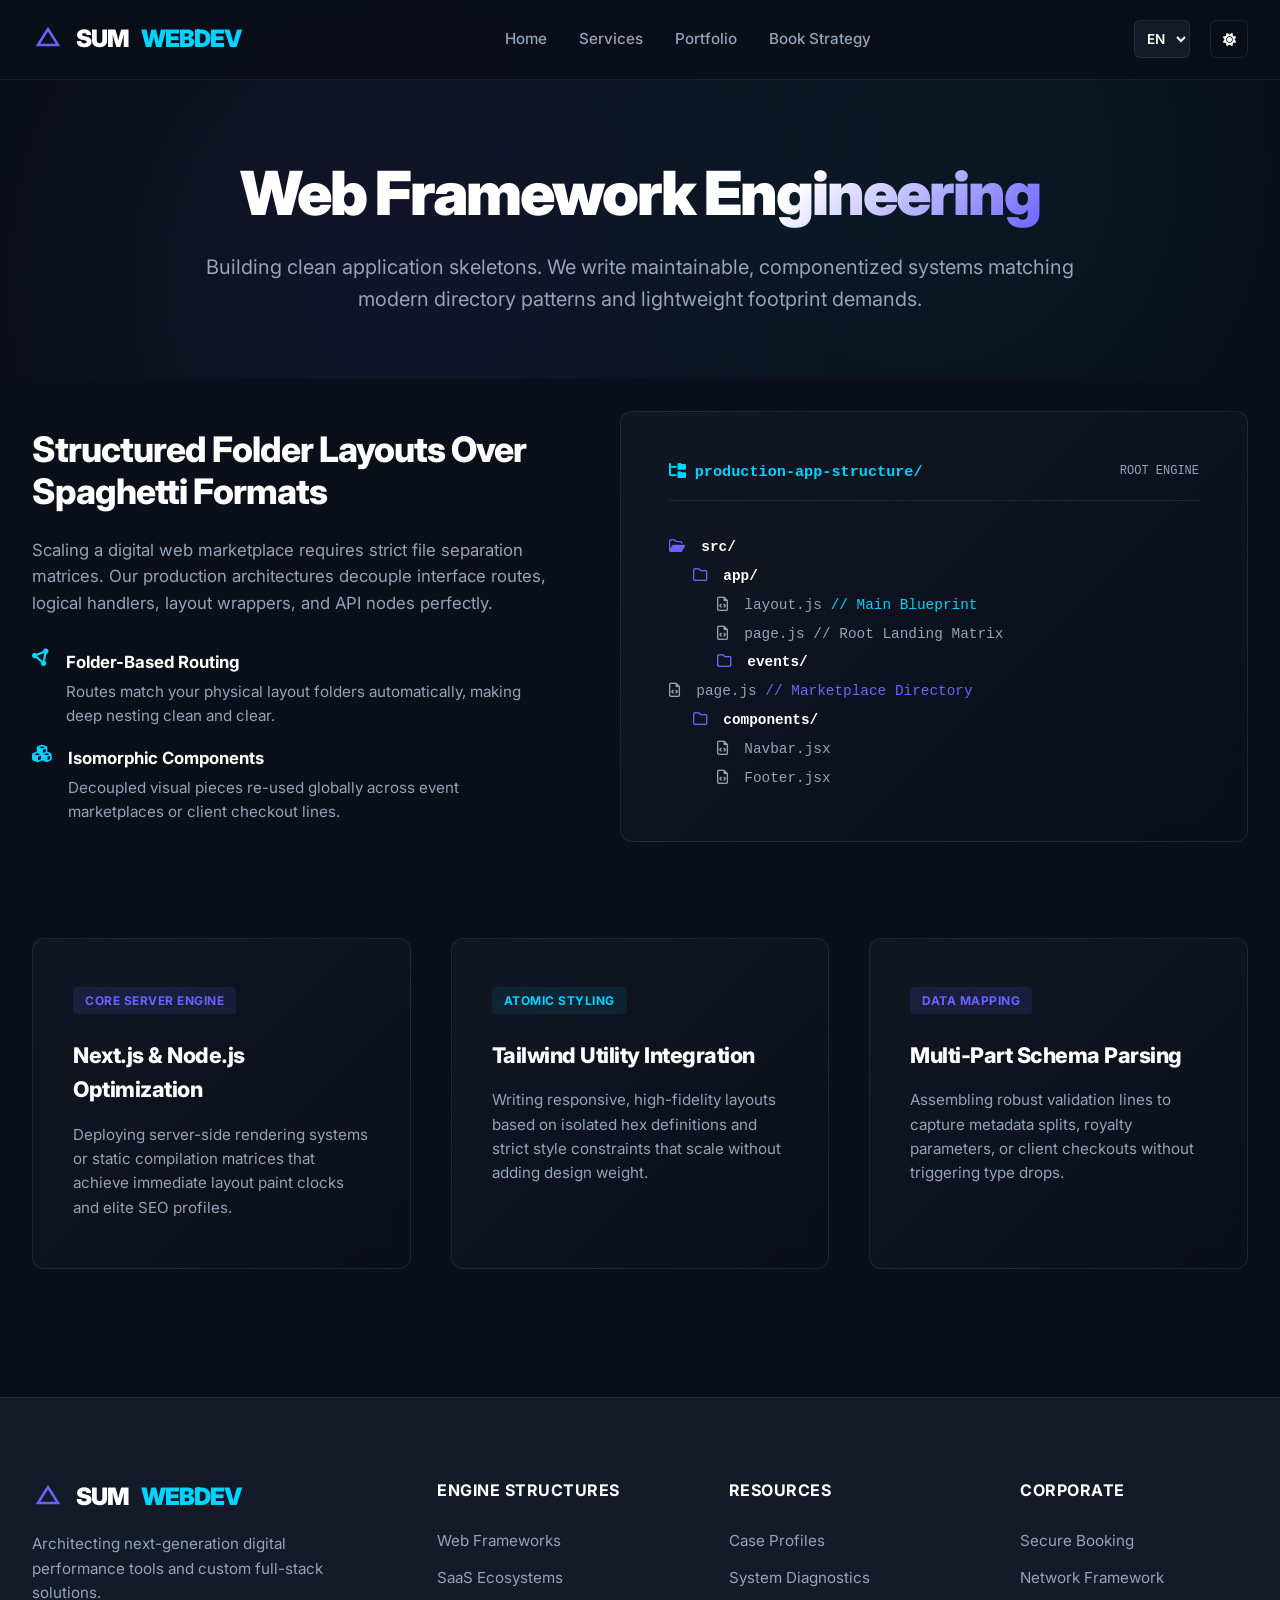
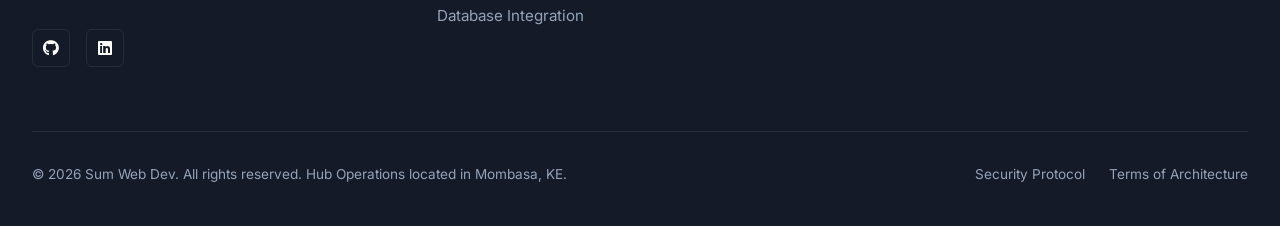
<file: web-frameworks/index.html>
<!DOCTYPE html>
<html lang="en" data-theme="dark">
<head>
    <meta charset="UTF-8">
    <meta name="viewport" content="width=device-width, initial-scale=1.0">
    <title>Web Framework Architecture | Sum Web Dev</title>
    <meta name="description" content="High-performance modern web framework development. Leveraging Next.js, Node.js, and optimized folder-based routing for robust multi-tenant applications.">
    
    <link rel="stylesheet" href="https://cdnjs.cloudflare.com/ajax/libs/font-awesome/6.4.0/css/all.min.css">
    <link href="https://fonts.googleapis.com/css2?family=Inter:wght=400;500;600;700;800;900&display=swap" rel="stylesheet">
    
    <style>
        /* ==========================================================================
           1. Premium Theme Tokens & Root Variables
           ========================================================================== */
        :root[data-theme="dark"] {
            --bg-main: #0B0F19;
            --bg-card: #151A28;
            --accent-primary: #6C63FF;
            --accent-neon: #00D4FF;
            --text-pure: #FFFFFF;
            --text-muted: #94A3B8;
            --border-glass: rgba(255, 255, 255, 0.08);
            --glass-grad: linear-gradient(135deg, rgba(21, 26, 40, 0.7) 0%, rgba(11, 15, 25, 0.8) 100%);
            --header-bg: rgba(11, 15, 25, 0.85);
            --badge-bg: rgba(108, 99, 255, 0.12);
        }

        :root[data-theme="light"] {
            --bg-main: #F8FAFC;
            --bg-card: #FFFFFF;
            --accent-primary: #4F46E5;
            --accent-neon: #0EA5E9;
            --text-pure: #0F172A;
            --text-muted: #64748B;
            --border-glass: rgba(15, 23, 42, 0.08);
            --glass-grad: linear-gradient(135deg, rgba(255, 255, 255, 0.9) 0%, rgba(241, 245, 249, 0.9) 100%);
            --header-bg: rgba(248, 250, 252, 0.9);
            --badge-bg: rgba(79, 70, 229, 0.08);
        }

        * { box-sizing: border-box; margin: 0; padding: 0; scroll-behavior: smooth; }

        body {
            background-color: var(--bg-main);
            color: var(--text-pure);
            font-family: 'Inter', sans-serif;
            overflow-x: hidden;
            line-height: 1.6;
            transition: background-color 0.3s ease, color 0.3s ease;
        }

        body.menu-open { overflow: hidden; }

        .scroll-progress {
            position: fixed; top: 0; left: 0; width: 0%; height: 3px;
            background: linear-gradient(90deg, var(--accent-primary), var(--accent-neon));
            z-index: 9999;
        }

        /* ==========================================================================
           2. Header & Navigation Ecosystem
           ========================================================================== */
        .main-header {
            position: fixed; top: 0; left: 0; width: 100%; height: 80px;
            background: var(--header-bg); backdrop-filter: blur(12px);
            -webkit-backdrop-filter: blur(12px);
            border-bottom: 1px solid var(--border-glass); z-index: 1000;
            display: flex; align-items: center; transition: background 0.3s ease;
        }
        .nav-container {
            width: 100%; max-width: 1400px; margin: 0 auto; padding: 0 2rem;
            display: flex; justify-content: space-between; align-items: center;
        }
        
        .logo {
            display: flex; align-items: center; gap: 0.75rem;
            font-weight: 900; font-size: 1.5rem; color: var(--text-pure); text-decoration: none; letter-spacing: -1px;
            z-index: 1010;
        }
        .logo svg { width: 32px; height: 32px; fill: none; stroke: var(--accent-primary); stroke-width: 2.5; }
        .logo span { color: var(--accent-neon); }

        .nav-controls-wrapper { display: flex; align-items: center; gap: 1.25rem; z-index: 1010; }
        .nav-links { display: flex; align-items: center; gap: 2rem; }
        
        .nav-item {
            color: var(--text-muted); text-decoration: none; font-weight: 500; font-size: 0.95rem;
            transition: color 0.2s ease; position: relative;
        }
        .nav-item:hover, .nav-item.active { color: var(--text-pure); }
        .nav-item.active::after {
            content: ''; position: absolute; bottom: -6px; left: 0; width: 100%; height: 2px;
            background: var(--accent-neon); border-radius: 2px;
        }
        
        .utility-btn {
            background: transparent; border: 1px solid var(--border-glass); color: var(--text-pure);
            padding: 0.5rem; border-radius: 6px; cursor: pointer; display: flex; align-items: center; justify-content: center; width: 38px; height: 38px;
            transition: all 0.2s ease;
        }
        .utility-btn:hover { border-color: var(--accent-primary); }

        .lang-select {
            background: var(--bg-card); border: 1px solid var(--border-glass); color: var(--text-pure);
            padding: 0.4rem 0.5rem; border-radius: 6px; font-family: inherit; font-size: 0.85rem; font-weight: 600; cursor: pointer; outline: none;
            transition: all 0.2s ease; height: 38px;
        }
        .lang-select:focus { border-color: var(--accent-primary); }

        .mobile-toggle {
            display: none; background: transparent; border: 1px solid var(--border-glass); 
            color: var(--text-pure); cursor: pointer; width: 38px; height: 38px;
            border-radius: 6px; align-items: center; justify-content: center; transition: all 0.2s ease;
            flex-direction: column; gap: 4px; padding: 0; z-index: 1010;
        }
        .mobile-toggle span {
            display: block; width: 18px; height: 2px; background-color: var(--text-pure);
            transition: transform 0.3s cubic-bezier(0.16, 1, 0.3, 1), opacity 0.3s ease;
        }
        .mobile-toggle:hover { border-color: var(--accent-primary); }
        
        .mobile-toggle.active span:nth-child(1) { transform: translateY(6px) rotate(45deg); }
        .mobile-toggle.active span:nth-child(2) { opacity: 0; width: 0; }
        .mobile-toggle.active span:nth-child(3) { transform: translateY(-6px) rotate(-45deg); }

        /* ==========================================================================
           3. Web Frameworks Core Content Layout
           ========================================================================== */
        .framework-hero {
            padding: 160px 2rem 4rem;
            position: relative;
            overflow: hidden;
            text-align: center;
        }
        .glow-orb { position: absolute; border-radius: 50%; filter: blur(140px); opacity: 0.12; z-index: 0; }
        .orb-1 { top: 15%; left: 15%; width: 450px; height: 450px; background: var(--accent-primary); }
        .orb-2 { bottom: 10%; right: 15%; width: 350px; height: 350px; background: var(--accent-neon); }

        .framework-hero-content { position: relative; z-index: 1; max-width: 900px; margin: 0 auto; }
        .framework-title { font-size: 3.8rem; font-weight: 900; letter-spacing: -2px; line-height: 1.1; margin-bottom: 1.5rem; }
        .framework-title span { background: linear-gradient(135deg, var(--text-pure) 30%, var(--accent-primary) 100%); -webkit-background-clip: text; -webkit-text-fill-color: transparent; }
        .framework-subtext { font-size: 1.25rem; color: var(--text-muted); }

        .framework-container { max-width: 1400px; margin: 0 auto; padding: 2rem 2rem 8rem; position: relative; z-index: 2; }

        /* Split Feature Section */
        .split-showcase { display: grid; grid-template-columns: 1fr 1.2fr; gap: 4rem; margin-bottom: 6rem; align-items: center; }
        .showcase-text h2 { font-size: 2.2rem; font-weight: 800; letter-spacing: -1px; margin-bottom: 1.5rem; line-height: 1.2; }
        .showcase-text p { color: var(--text-muted); font-size: 1.05rem; margin-bottom: 1.5rem; }
        
        .stack-list { display: flex; flex-direction: column; gap: 1rem; margin-top: 2rem; }
        .stack-item { display: flex; align-items: flex-start; gap: 1rem; }
        .stack-item i { color: var(--accent-neon); font-size: 1.1rem; marginTop: 0.25rem; }
        .stack-item h4 { font-size: 1.05rem; font-weight: 700; margin-bottom: 0.25rem; }
        .stack-item p { font-size: 0.95rem; margin-bottom: 0; }

        /* Code Architecture Visual Card */
        .architecture-blueprint {
            background: var(--glass-grad); border: 1px solid var(--border-glass); border-radius: 12px;
            padding: 3rem; backdrop-filter: blur(10px); -webkit-backdrop-filter: blur(10px);
        }
        .blueprint-header { display: flex; justify-content: space-between; align-items: center; margin-bottom: 2rem; border-bottom: 1px solid var(--border-glass); padding-bottom: 1rem; }
        .blueprint-title { font-family: monospace; font-size: 0.95rem; color: var(--accent-neon); font-weight: 700; }
        
        .folder-tree { font-family: monospace; font-size: 0.9rem; color: var(--text-muted); line-height: 2; }
        .folder-tree .folder { color: var(--text-pure); font-weight: 600; }
        .folder-tree .folder i { color: var(--accent-primary); margin-right: 0.5rem; }
        .folder-tree .file i { color: var(--text-muted); margin-right: 0.5rem; }
        .indent-1 { padding-left: 1.5rem; }
        .indent-2 { padding-left: 3rem; }

        /* Framework Technology Matrix Cards */
        .matrix-grid { display: grid; grid-template-columns: repeat(auto-fit, minmax(320px, 1fr)); gap: 2.5rem; }
        .matrix-card {
            background: var(--glass-grad); border: 1px solid var(--border-glass); border-radius: 12px;
            padding: 3rem 2.5rem; backdrop-filter: blur(10px); -webkit-backdrop-filter: blur(10px);
            transition: border-color 0.2s ease, transform 0.3s cubic-bezier(0.16, 1, 0.3, 1);
        }
        .matrix-card:hover { transform: translateY(-4px); border-color: rgba(108, 99, 255, 0.3); }
        
        .matrix-badge {
            display: inline-block; background: var(--badge-bg); color: var(--accent-primary);
            padding: 0.25rem 0.75rem; border-radius: 4px; font-size: 0.75rem; font-weight: 700;
            text-transform: uppercase; letter-spacing: 0.5px; margin-bottom: 1.5rem;
        }
        .matrix-card[data-type="neon"] .matrix-badge { color: var(--accent-neon); background: rgba(0, 212, 255, 0.08); }

        .matrix-card h3 { font-size: 1.35rem; font-weight: 800; margin-bottom: 1rem; letter-spacing: -0.5px; }
        .matrix-card p { color: var(--text-muted); font-size: 0.95rem; }

        /* ==========================================================================
           4. Global Corporate Structural Footer
           ========================================================================== */
        .main-footer { background: var(--bg-card); border-top: 1px solid var(--border-glass); padding: 5rem 2rem 2.5rem; color: var(--text-muted); position: relative; z-index: 2; }
        .footer-grid { max-width: 1400px; margin: 0 auto; display: grid; grid-template-columns: 1.5fr repeat(3, 1fr); gap: 4rem; margin-bottom: 4rem; }
        .footer-brand p { margin-top: 1rem; max-width: 320px; font-size: 0.95rem; }
        .footer-col h4 { color: var(--text-pure); font-size: 1rem; font-weight: 700; margin-bottom: 1.5rem; text-transform: uppercase; letter-spacing: 0.5px; }
        .footer-col ul { list-style: none; display: flex; flex-direction: column; gap: 0.75rem; }
        .footer-col ul a { color: var(--text-muted); text-decoration: none; font-size: 0.95rem; transition: color 0.2s ease; }
        .footer-col ul a:hover { color: var(--text-pure); }
        
        .footer-social-row { display: flex; gap: 1rem; margin-top: 1.5rem; }
        .social-link-icon {
            display: inline-flex; align-items: center; justify-content: center; width: 38px; height: 38px;
            border-radius: 6px; border: 1px solid var(--border-glass); color: var(--text-pure); text-decoration: none; transition: background 0.2s ease;
        }
        .social-link-icon:hover { background: var(--accent-primary); color: #FFF; }

        .footer-bottom { max-width: 1400px; margin: 0 auto; border-top: 1px solid var(--border-glass); padding-top: 2rem; display: flex; justify-content: space-between; align-items: center; font-size: 0.85rem; }
        .footer-legal-links { display: flex; gap: 1.5rem; }
        .footer-legal-links a { color: var(--text-muted); text-decoration: none; transition: color 0.2s ease; }
        .footer-legal-links a:hover { color: var(--text-pure); }

        .back-to-top {
            position: fixed; bottom: 2rem; right: 2rem; background: var(--accent-primary); color: #FFF;
            border: none; width: 50px; height: 50px; border-radius: 50%; cursor: pointer; display: none; align-items: center; justify-content: center; box-shadow: 0 5px 15px rgba(0,0,0,0.2); z-index: 500; transition: all 0.2s ease;
        }

        /* ==========================================================================
           5. Responsive Breakpoints Engine & Fluid Side Menu Drawer
           ========================================================================== */
        @media(max-width: 1024px) {
            .framework-title { font-size: 3rem; }
            .split-showcase { grid-template-columns: 1fr; gap: 3rem; }
            .footer-grid { grid-template-columns: 1fr 1fr; gap: 3rem; }
        }

        @media(max-width: 768px) {
            .mobile-toggle { display: flex; }
            .nav-controls-wrapper { position: relative; }

            .nav-links {
                display: flex; flex-direction: column; position: fixed; top: 0; right: -100%; width: 100%;
                max-width: 300px; height: 100vh; background: rgba(21, 26, 40, 0.96); backdrop-filter: blur(20px);
                -webkit-backdrop-filter: blur(20px); border-left: 1px solid var(--border-glass); padding: 120px 2rem 2rem;
                gap: 2rem; align-items: flex-start; transition: right 0.4s cubic-bezier(0.16, 1, 0.3, 1);
                box-shadow: -20px 0 40px rgba(0,0,0,0.4); z-index: 1005;
            }
            .nav-links.active { right: 0; }

            .nav-links .nav-item {
                font-size: 1.25rem; font-weight: 600; opacity: 0; transform: translateX(15px);
                transition: opacity 0.35s ease, transform 0.35s cubic-bezier(0.16, 1, 0.3, 1);
            }
            .nav-links.active .nav-item { opacity: 1; transform: translateX(0); }
            .nav-links.active .nav-item:nth-child(1) { transition-delay: 0.05s; }
            .nav-links.active .nav-item:nth-child(2) { transition-delay: 0.1s; }
            .nav-links.active .nav-item:nth-child(3) { transition-delay: 0.15s; }
            .nav-links.active .nav-item:nth-child(4) { transition-delay: 0.2s; }

            .framework-hero { padding-top: 130px; }
            .matrix-grid { grid-template-columns: 1fr; gap: 2rem; }
            .architecture-blueprint { padding: 2rem 1.5rem; }
            .footer-grid { grid-template-columns: 1fr; }
            .footer-bottom { flex-direction: column; gap: 1.5rem; text-align: center; }
        }
    </style>
</head>
<body>

    <div class="scroll-progress" id="scrollBar"></div>

    <header class="main-header">
        <div class="nav-container">
            <a href="../" class="logo">
                <svg viewBox="0 0 32 32">
                    <path d="M6 22L16 6L26 22H6Z" />
                </svg>
                SUM<span>WEBDEV</span>
            </a>
            
            <nav class="nav-links" id="menuPanel">
                <a href="../" class="nav-item">Home</a>
                <a href="../services/" class="nav-item">Services</a>
                <a href="../portfolio/" class="nav-item">Portfolio</a>
                <a href="../booking/" class="nav-item">Book Strategy</a>
            </nav>

            <div class="nav-controls-wrapper">
                <select class="lang-select" id="langSwitch">
                    <option value="en">EN</option>
                    <option value="es">ES</option>
                </select>
                
                <button class="utility-btn" id="themeToggler" aria-label="Toggle Theme">
                    <i class="fa-solid fa-moon"></i>
                </button>
                
                <button class="mobile-toggle" id="hamburgerMenu" aria-label="Toggle Menu">
                    <span></span>
                    <span></span>
                    <span></span>
                </button>
            </div>
        </div>
    </header>

    <section class="framework-hero">
        <div class="glow-orb orb-1"></div>
        <div class="glow-orb orb-2"></div>
        <div class="framework-hero-content">
            <h1 class="framework-title">Web Framework <span>Engineering</span></h1>
            <p class="framework-subtext">Building clean application skeletons. We write maintainable, componentized systems matching modern directory patterns and lightweight footprint demands.</p>
        </div>
    </section>

    <section class="framework-container">
        
        <div class="split-showcase">
            <div class="showcase-text">
                <h2>Structured Folder Layouts Over Spaghetti Formats</h2>
                <p>Scaling a digital web marketplace requires strict file separation matrices. Our production architectures decouple interface routes, logical handlers, layout wrappers, and API nodes perfectly.</p>
                
                <div class="stack-list">
                    <div class="stack-item">
                        <i class="fa-solid fa-circle-nodes"></i>
                        <div>
                            <h4>Folder-Based Routing</h4>
                            <p>Routes match your physical layout folders automatically, making deep nesting clean and clear.</p>
                        </div>
                    </div>
                    <div class="stack-item">
                        <i class="fa-solid fa-cubes"></i>
                        <div>
                            <h4>Isomorphic Components</h4>
                            <p>Decoupled visual pieces re-used globally across event marketplaces or client checkout lines.</p>
                        </div>
                    </div>
                </div>
            </div>

            <div class="architecture-blueprint">
                <div class="blueprint-header">
                    <div class="blueprint-title"><i class="fa-solid fa-folder-tree"></i> production-app-structure/</div>
                    <span style="font-size: 0.75rem; color: var(--text-muted); font-family: monospace;">ROOT ENGINE</span>
                </div>
                <div class="folder-tree">
                    <div class="folder"><i class="fa-regular fa-folder-open"></i> src/</div>
                    <div class="folder indent-1"><i class="fa-regular fa-folder"></i> app/</div>
                    <div class="file indent-2"><i class="fa-regular fa-file-code"></i> layout.js <span style="color:var(--accent-neon)">// Main Blueprint</span></div>
                    <div class="file indent-2"><i class="fa-regular fa-file-code"></i> page.js <span style="color:var(--text-muted)">// Root Landing Matrix</span></div>
                    <div class="folder indent-2"><i class="fa-regular fa-folder"></i> events/</div>
                    <div class="file indent-3"><i class="fa-regular fa-file-code"></i> page.js <span style="color:var(--accent-primary)">// Marketplace Directory</span></div>
                    <div class="folder indent-1"><i class="fa-regular fa-folder"></i> components/</div>
                    <div class="file indent-2"><i class="fa-regular fa-file-code"></i> Navbar.jsx</div>
                    <div class="file indent-2"><i class="fa-regular fa-file-code"></i> Footer.jsx</div>
                </div>
            </div>
        </div>

        <div class="matrix-grid">
            
            <div class="matrix-card">
                <div class="matrix-badge">Core Server Engine</div>
                <h3>Next.js & Node.js Optimization</h3>
                <p>Deploying server-side rendering systems or static compilation matrices that achieve immediate layout paint clocks and elite SEO profiles.</p>
            </div>

            <div class="matrix-card" data-type="neon">
                <div class="matrix-badge">Atomic Styling</div>
                <h3>Tailwind Utility Integration</h3>
                <p>Writing responsive, high-fidelity layouts based on isolated hex definitions and strict style constraints that scale without adding design weight.</p>
            </div>

            <div class="matrix-card">
                <div class="matrix-badge">Data Mapping</div>
                <h3>Multi-Part Schema Parsing</h3>
                <p>Assembling robust validation lines to capture metadata splits, royalty parameters, or client checkouts without triggering type drops.</p>
            </div>

        </div>

    </section>

    <footer class="main-footer">
        <div class="footer-grid">
            <div class="footer-brand">
                <a href="../" class="logo">
                    <svg viewBox="0 0 32 32">
                        <path d="M6 22L16 6L26 22H6Z" />
                    </svg>
                    SUM<span>WEBDEV</span>
                </a>
                <p>Architecting next-generation digital performance tools and custom full-stack solutions.</p>
                <div class="footer-social-row">
                    <a href="#" class="social-link-icon"><i class="fa-brands fa-github"></i></a>
                    <a href="#" class="social-link-icon"><i class="fa-brands fa-linkedin"></i></a>
                </div>
            </div>
            <div class="footer-col">
                <h4>Engine Structures</h4>
                <ul>
                    <li><a href="../services/">Web Frameworks</a></li>
                    <li><a href="../services/">SaaS Ecosystems</a></li>
                    <li><a href="../database-integration/">Database Integration</a></li>
                </ul>
            </div>
            <div class="footer-col">
                <h4>Resources</h4>
                <ul>
                    <li><a href="../portfolio/">Case Profiles</a></li>
                    <li><a href="../system-diagnostics/">System Diagnostics</a></li>
                </ul>
            </div>
            <div class="footer-col">
                <h4>Corporate</h4>
                <ul>
                    <li><a href="../booking/">Secure Booking</a></li>
                    <li><a href="../network-framework/">Network Framework</a></li>
                </ul>
            </div>
        </div>
        <div class="footer-bottom">
            <p>&copy; 2026 Sum Web Dev. All rights reserved. Hub Operations located in Mombasa, KE.</p>
            <div class="footer-legal-links">
                <a href="#">Security Protocol</a>
                <a href="#">Terms of Architecture</a>
            </div>
        </div>
    </footer>

    <button class="back-to-top" id="scrollTopBtn" aria-label="Scroll to top">
        <i class="fa-solid fa-arrow-up"></i>
    </button>

    <script>
        document.addEventListener('DOMContentLoaded', () => {
            // --- UI Control Elements Initialization ---
            const hamburgerMenu = document.getElementById('hamburgerMenu');
            const menuPanel = document.getElementById('menuPanel');
            const themeToggler = document.getElementById('themeToggler');
            const langSwitch = document.getElementById('langSwitch');
            const scrollBar = document.getElementById('scrollBar');
            const scrollTopBtn = document.getElementById('scrollTopBtn');
            const htmlRoot = document.documentElement;

            // --- Mobile Drop Drawer Navigation Toggle Rules ---
            hamburgerMenu.addEventListener('click', () => {
                hamburgerMenu.classList.toggle('active');
                menuPanel.classList.toggle('active');
                document.body.classList.toggle('menu-open');
            });

            document.querySelectorAll('.nav-item').forEach(link => {
                link.addEventListener('click', () => {
                    hamburgerMenu.classList.remove('active');
                    menuPanel.classList.remove('active');
                    document.body.classList.remove('menu-open');
                });
            });

            // --- Theme State Toggling Mechanics Engine ---
            const savedTheme = localStorage.getItem('theme') || 'dark';
            htmlRoot.setAttribute('data-theme', savedTheme);
            updateThemeIcon(savedTheme);

            themeToggler.addEventListener('click', () => {
                const currentTheme = htmlRoot.getAttribute('data-theme');
                const targetTheme = currentTheme === 'dark' ? 'light' : 'dark';
                
                htmlRoot.setAttribute('data-theme', targetTheme);
                localStorage.setItem('theme', targetTheme);
                updateThemeIcon(targetTheme);
            });

            function updateThemeIcon(theme) {
                const icon = themeToggler.querySelector('i');
                if (theme === 'dark') {
                    icon.className = 'fa-solid fa-sun';
                } else {
                    icon.className = 'fa-solid fa-moon';
                }
            }

            // --- Scrolling Metrics Analytics & Action Toggles ---
            window.addEventListener('scroll', () => {
                const winScroll = document.body.scrollTop || document.documentElement.scrollTop;
                const height = document.documentElement.scrollHeight - document.documentElement.clientHeight;
                const scrolled = (winScroll / height) * 100;
                scrollBar.style.width = scrolled + '%';

                if (window.scrollY > 400) {
                    scrollTopBtn.style.display = 'flex';
                } else {
                    scrollTopBtn.style.display = 'none';
                }
            });

            scrollTopBtn.addEventListener('click', () => {
                window.scrollTo({ top: 0, behavior: 'smooth' });
            });

            // --- Language Switch Stub Notification Trigger ---
            langSwitch.addEventListener('change', (e) => {
                alert(`System mapping initialized to locale target: "${e.target.value.toUpperCase()}"`);
            });
        });
    </script>
</body>
</html>
</file>
